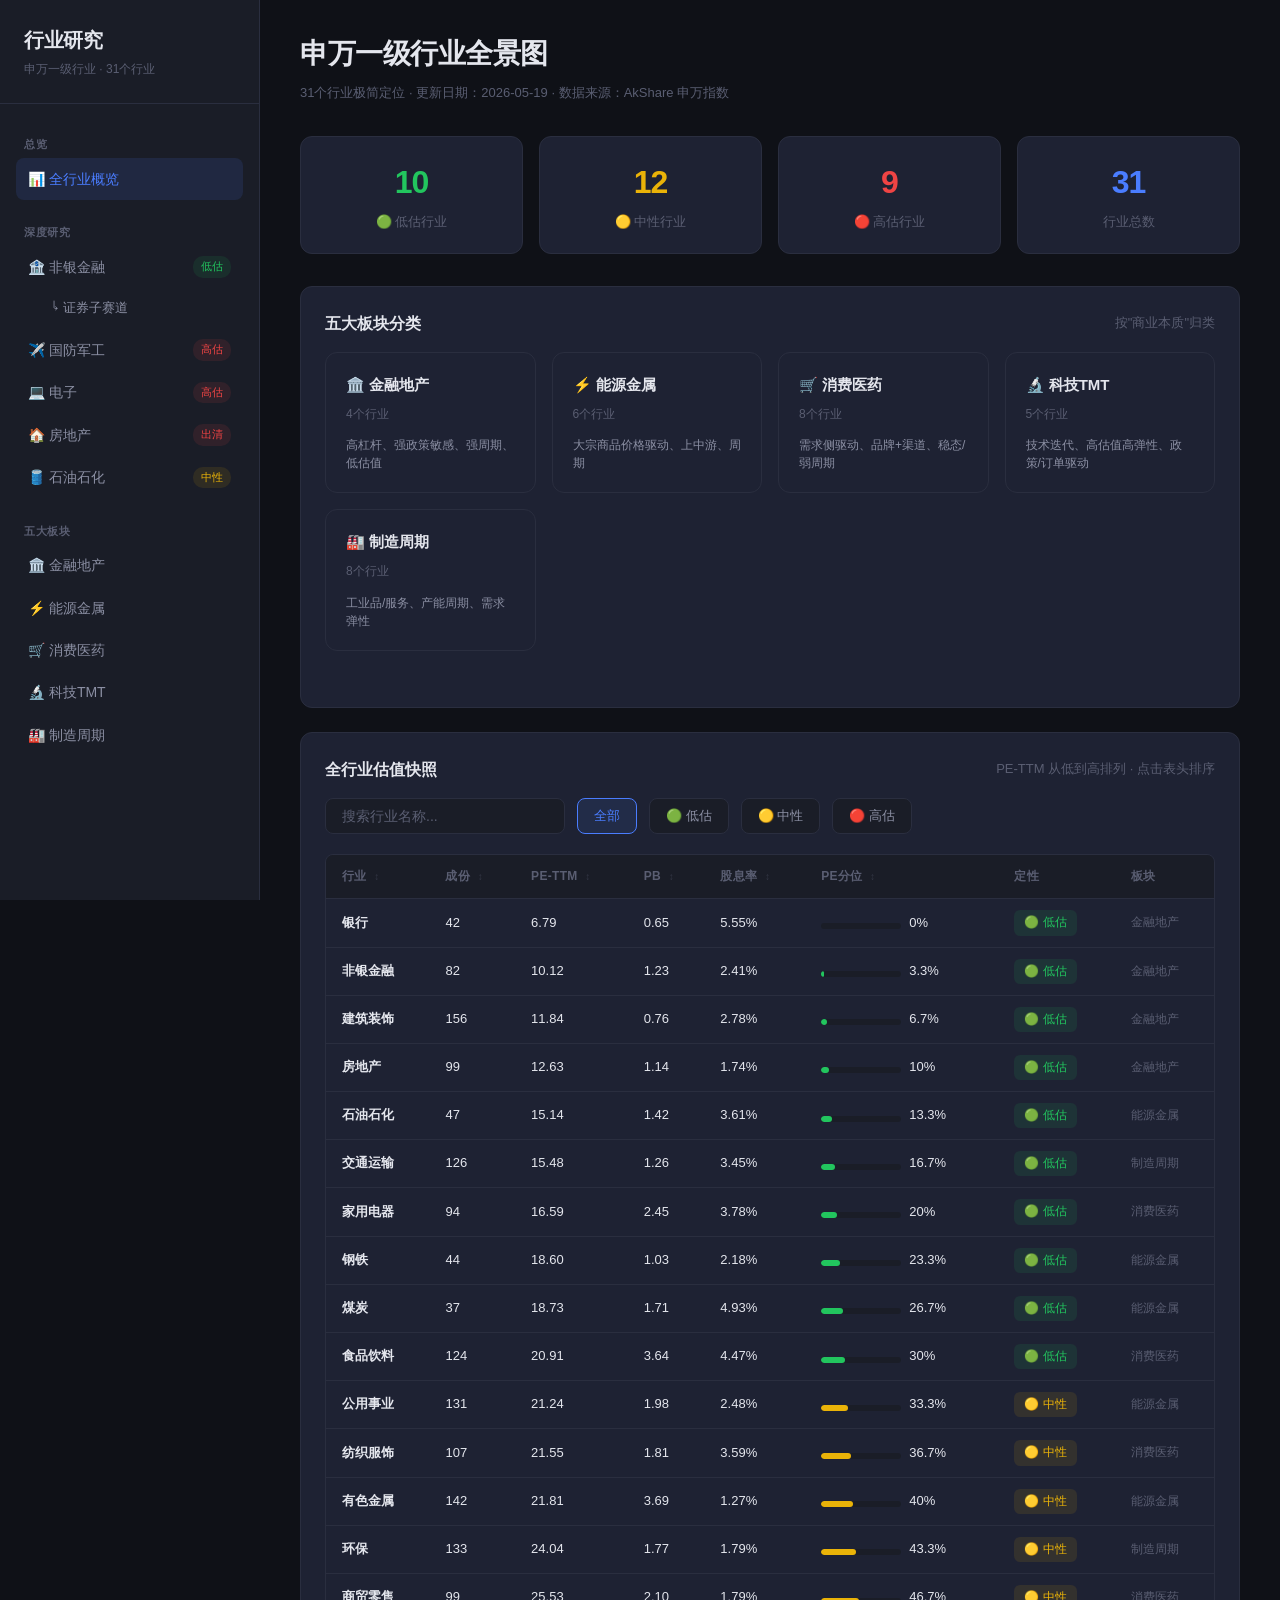
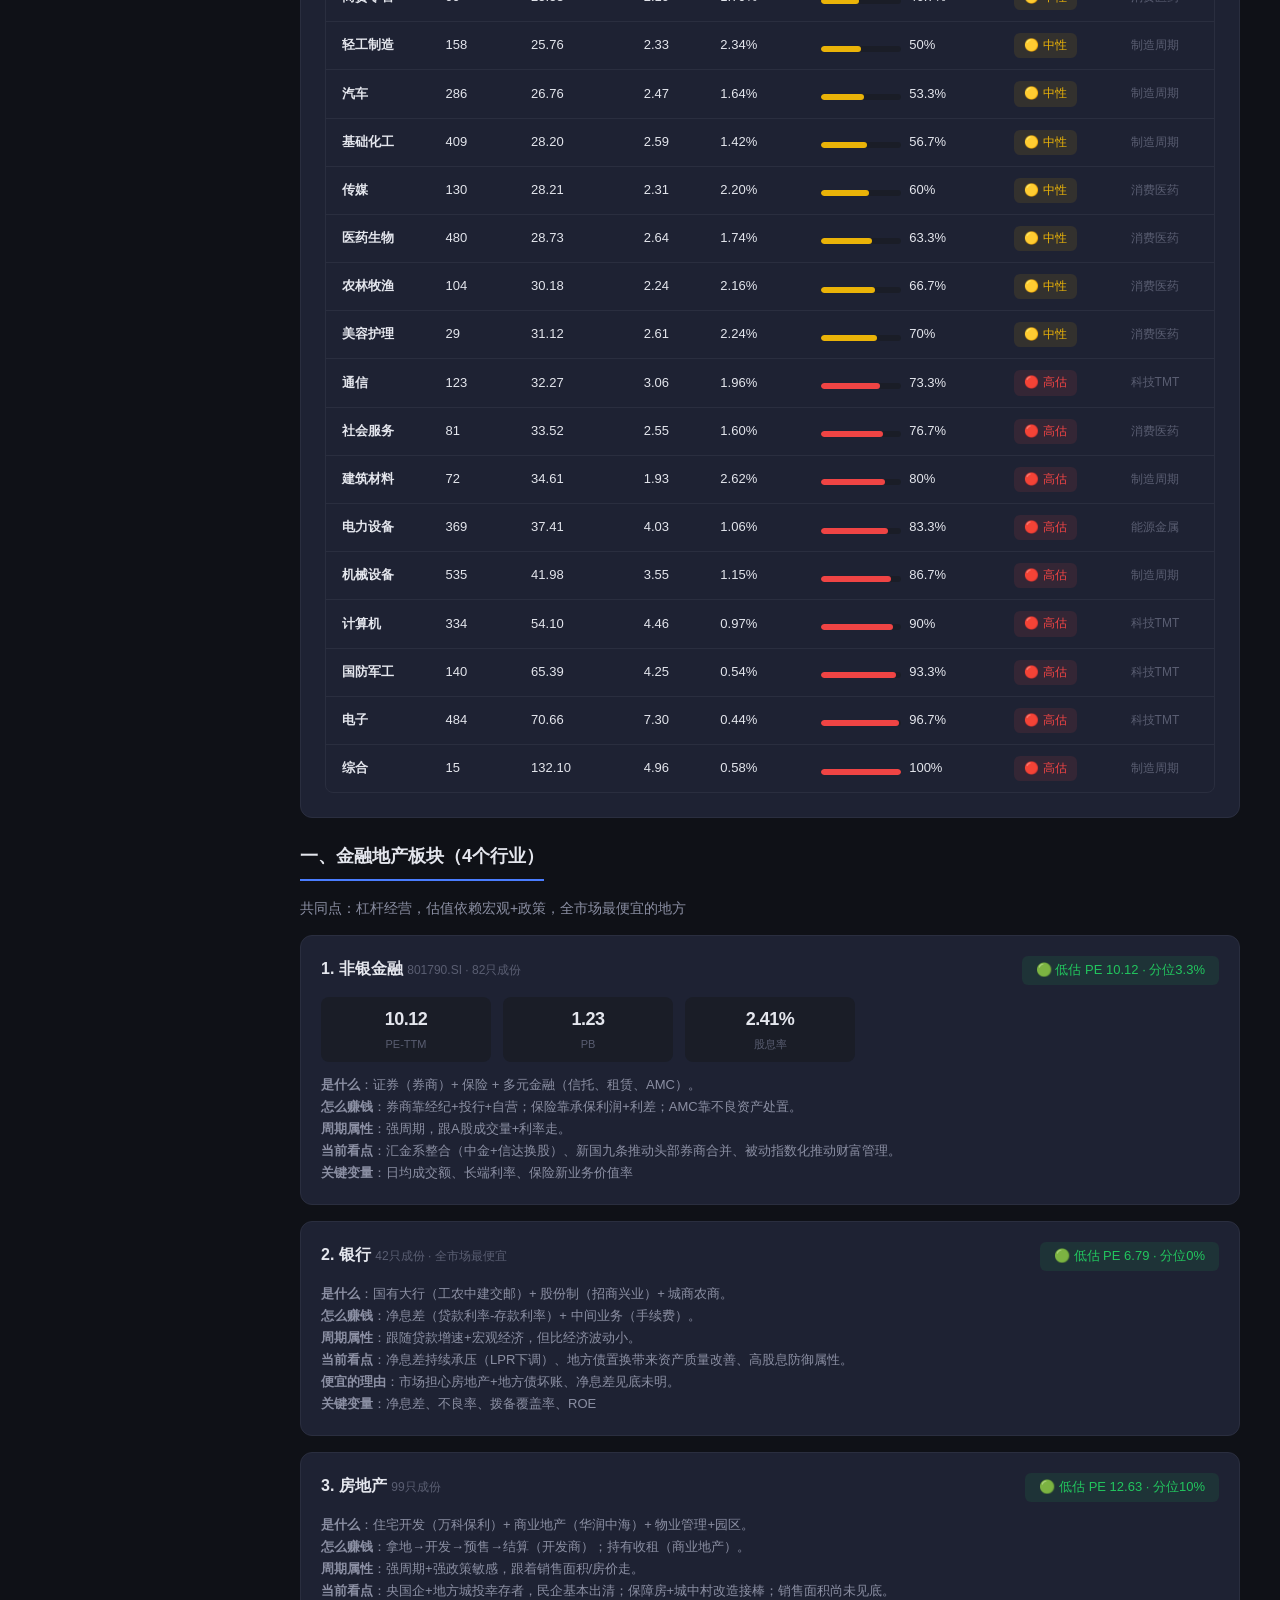
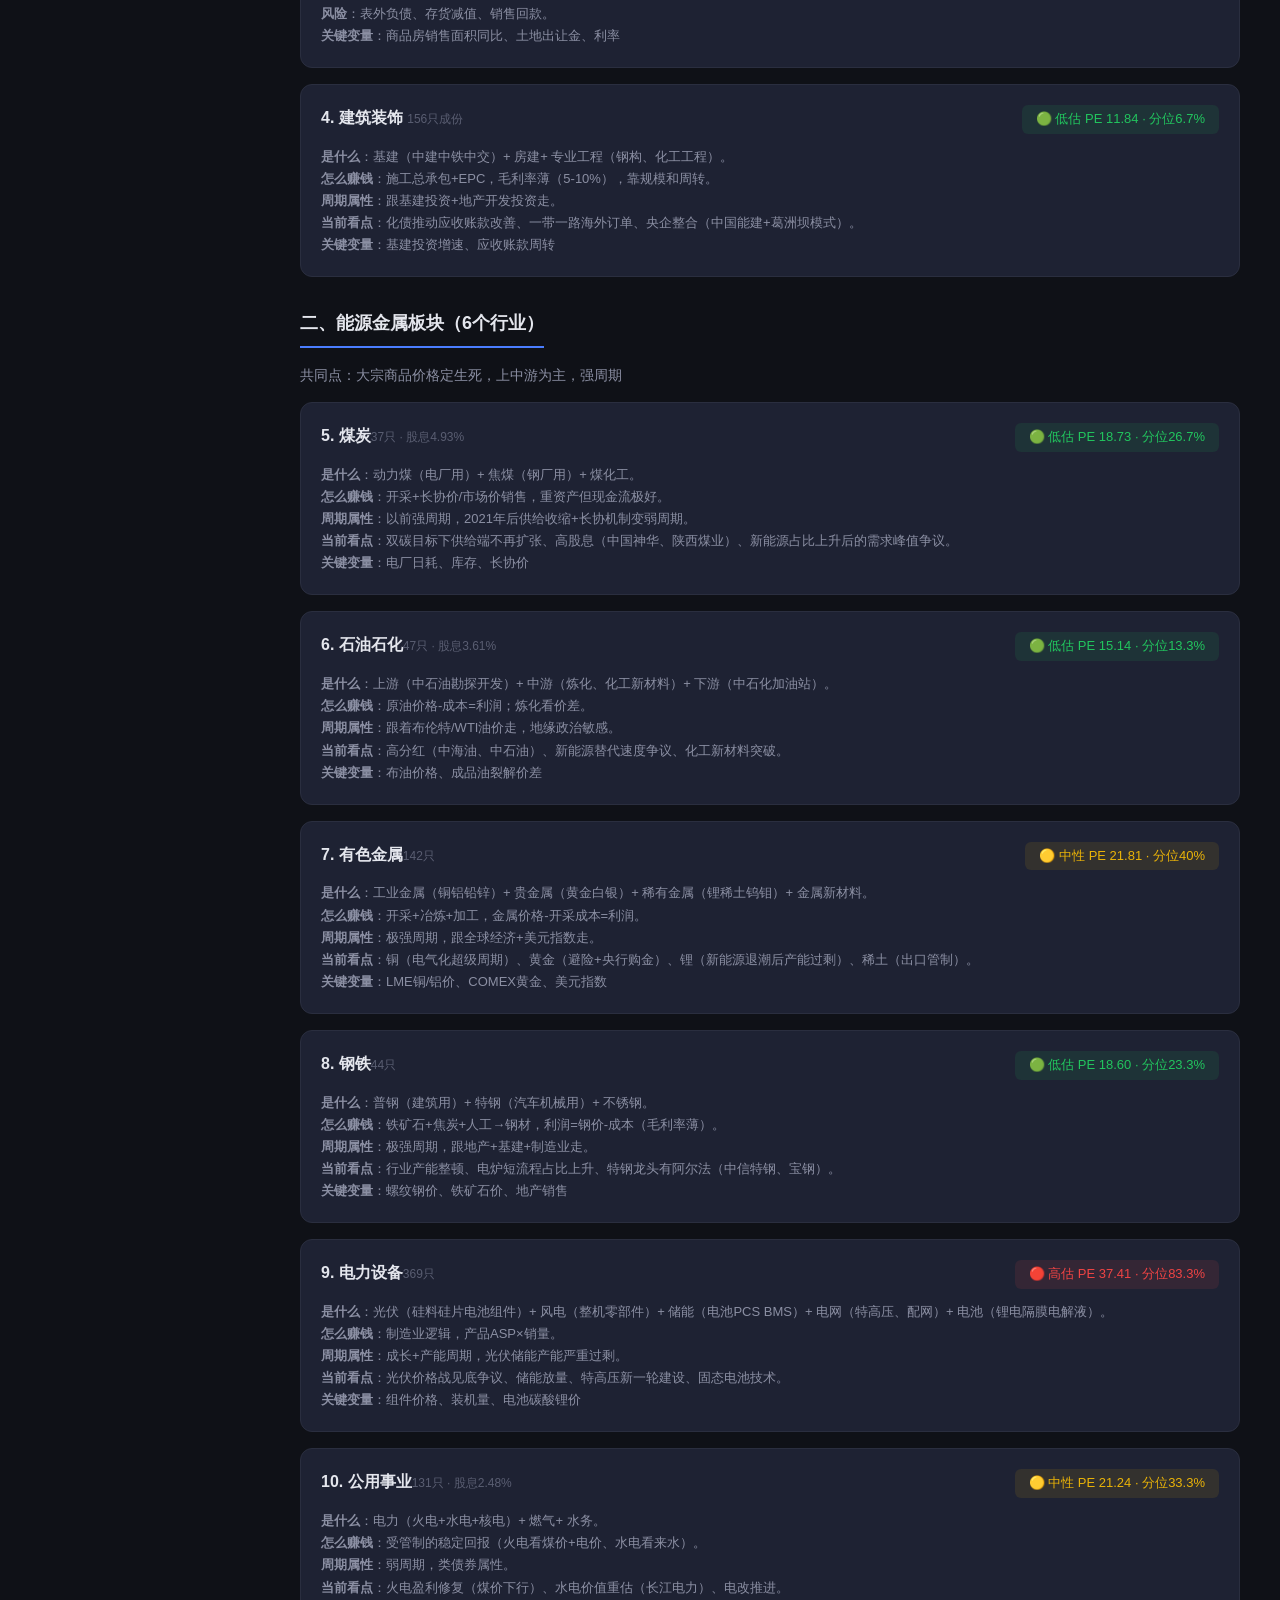
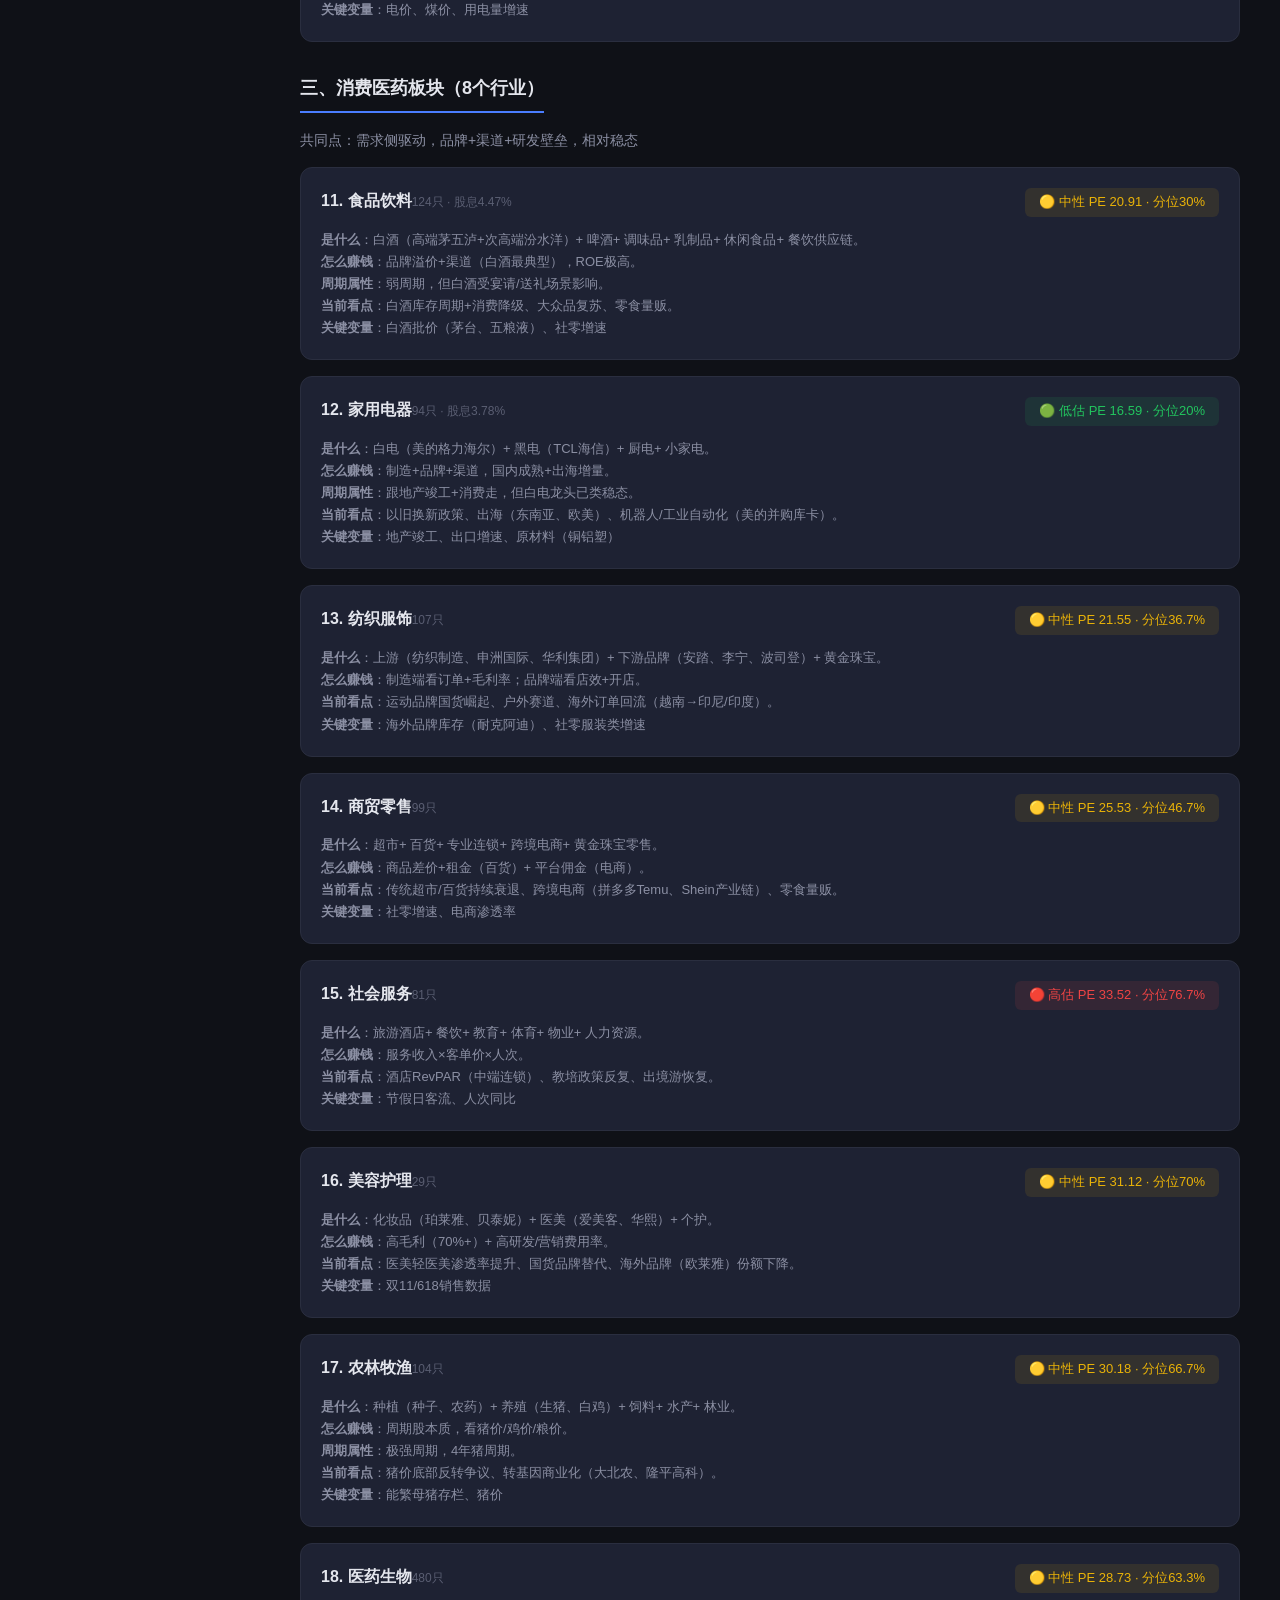
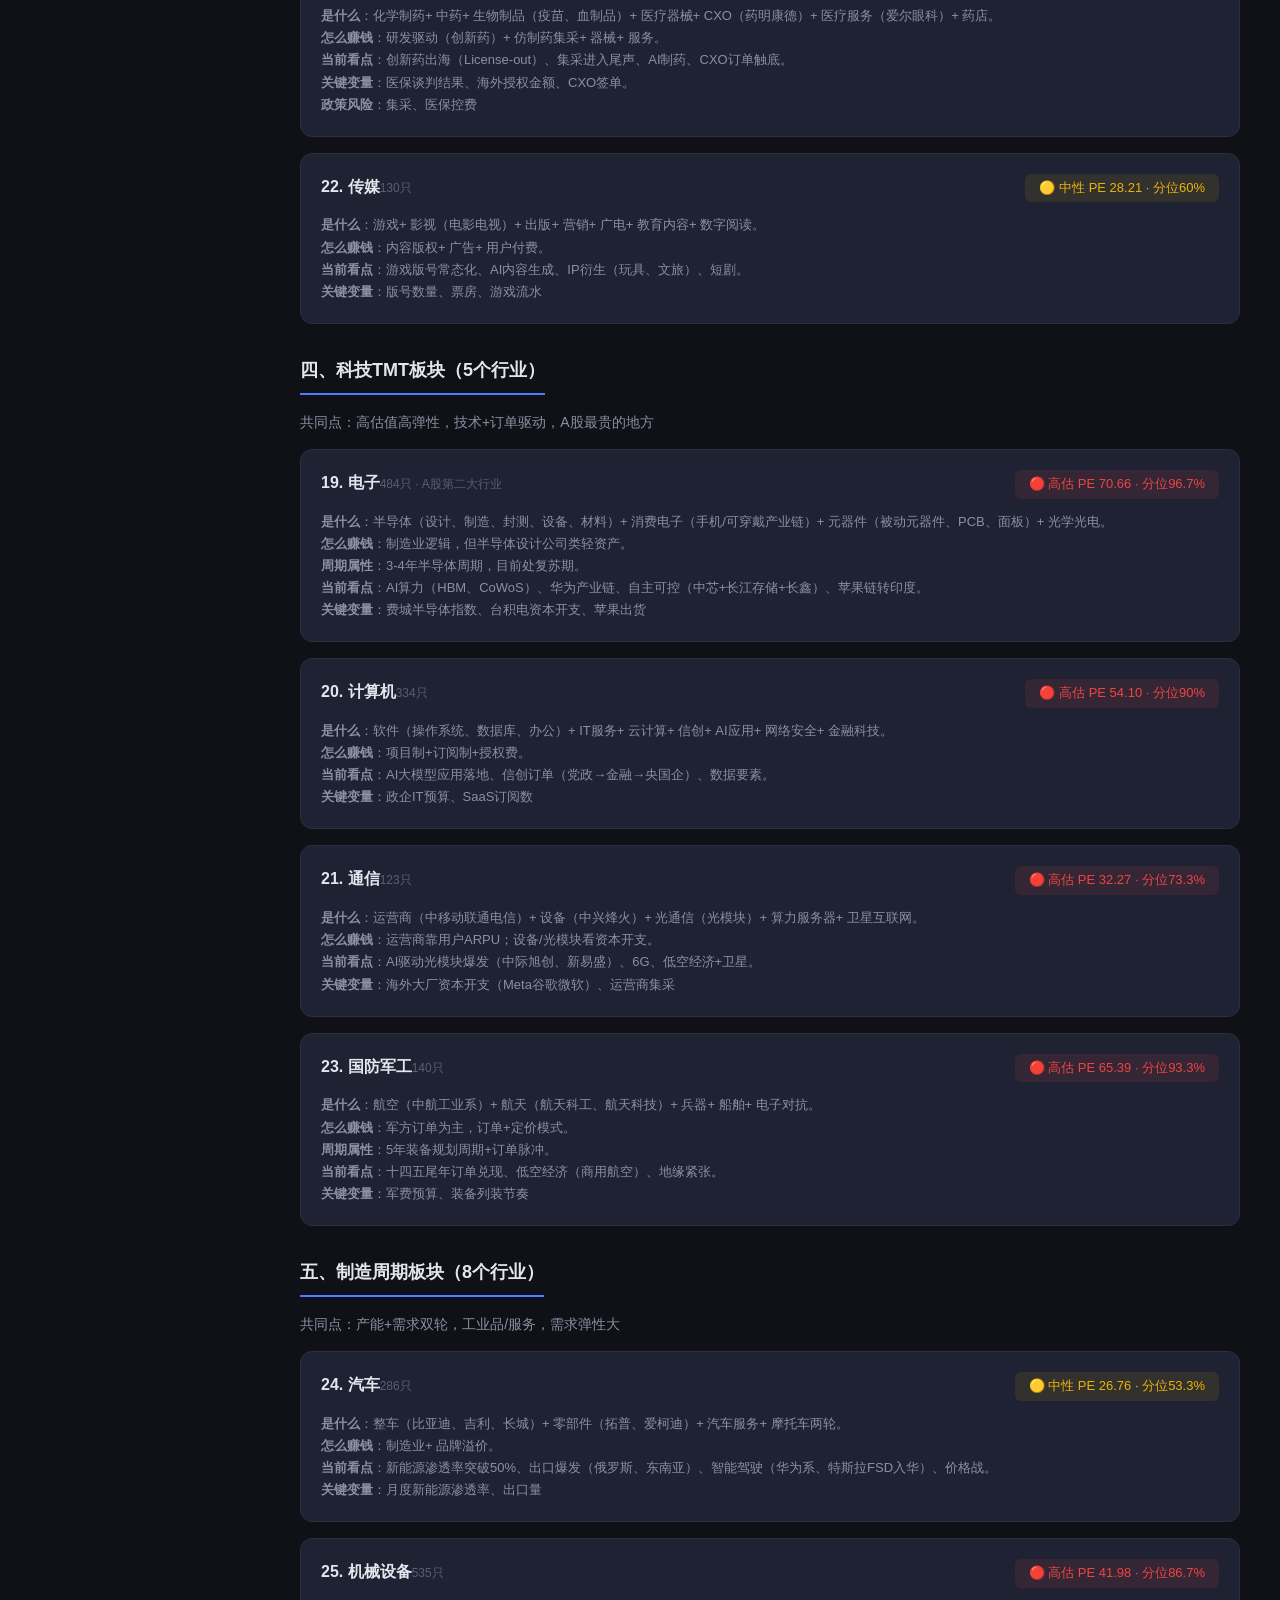
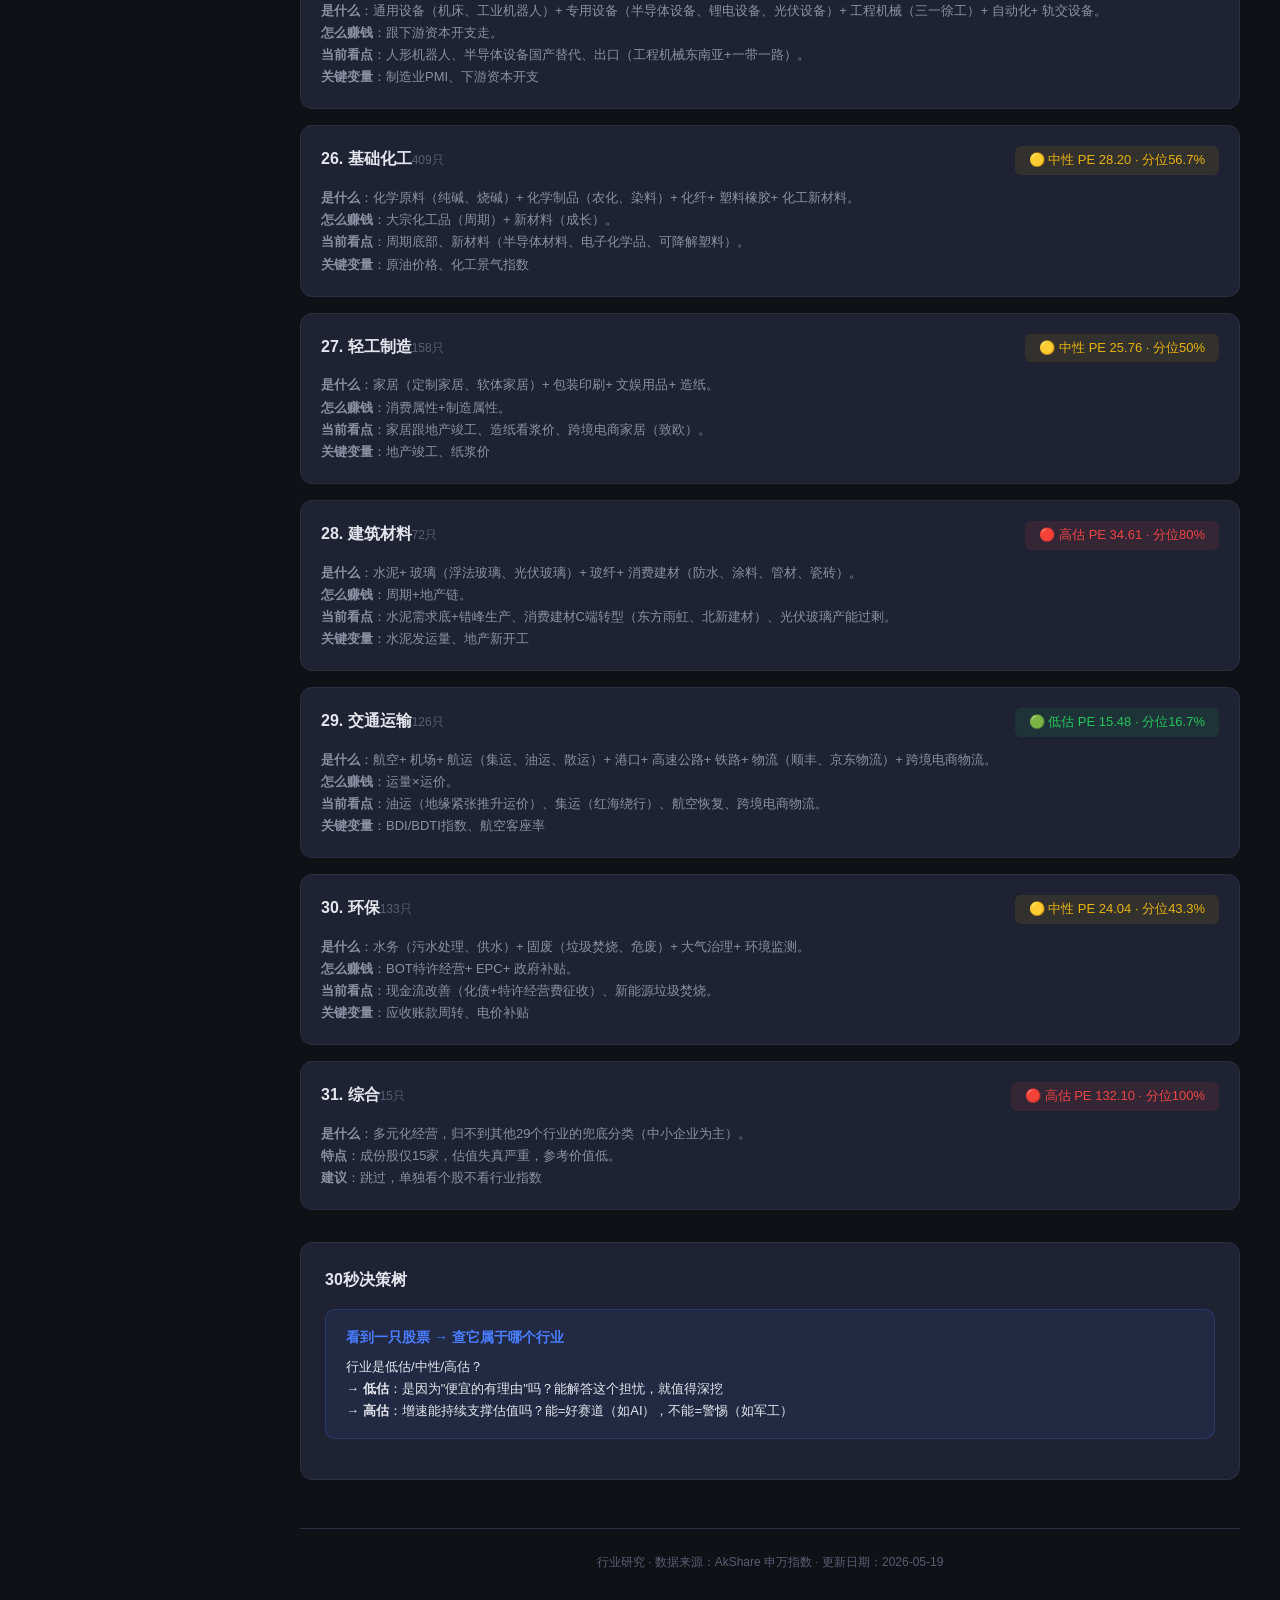
<file: index.html>
<!DOCTYPE html>
<html lang="zh-CN">
<head>
  <meta charset="UTF-8">
  <meta name="viewport" content="width=device-width, initial-scale=1.0">
  <title>行业研究全景 | 申万31行业</title>
  <link rel="stylesheet" href="css/style.css">
</head>
<body>
<button class="menu-toggle" onclick="toggleSidebar()">☰</button>

<div class="layout">
  <!-- Sidebar -->
  <nav class="sidebar">
    <div class="sidebar-header">
      <h1>行业研究</h1>
      <div class="subtitle">申万一级行业 · 31个行业</div>
    </div>
    <div class="nav-section">
      <div class="nav-section-title">总览</div>
      <a href="index.html" class="nav-item active">📊 全行业概览</a>
    </div>
    <div class="nav-section">
      <div class="nav-section-title">深度研究</div>
      <a href="nonbank-finance.html" class="nav-item">🏦 非银金融 <span class="badge green">低估</span></a>
      <a href="sub-securities.html" class="nav-item" style="padding-left:36px;font-size:13px">↳ 证券子赛道</a>
      <a href="defense.html" class="nav-item">✈️ 国防军工 <span class="badge red">高估</span></a>
      <a href="electronics.html" class="nav-item">💻 电子 <span class="badge red">高估</span></a>
      <a href="real-estate.html" class="nav-item">🏠 房地产 <span class="badge red">出清</span></a>
      <a href="oil.html" class="nav-item">🛢️ 石油石化 <span class="badge yellow">中性</span></a>
    </div>
    <div class="nav-section">
      <div class="nav-section-title">五大板块</div>
      <a href="#fin" class="nav-item">🏛️ 金融地产</a>
      <a href="#energy" class="nav-item">⚡ 能源金属</a>
      <a href="#consumer" class="nav-item">🛒 消费医药</a>
      <a href="#tech" class="nav-item">🔬 科技TMT</a>
      <a href="#mfg" class="nav-item">🏭 制造周期</a>
    </div>
  </nav>

  <!-- Main -->
  <div class="main-content">
    <div class="page-header fade-in">
      <h2>申万一级行业全景图</h2>
      <div class="meta">31个行业极简定位 · 更新日期：2026-05-19 · 数据来源：AkShare 申万指数</div>
    </div>

    <!-- Summary Stats -->
    <div class="stats-row fade-in">
      <div class="stat-card">
        <div class="stat-value green">10</div>
        <div class="stat-label">🟢 低估行业</div>
      </div>
      <div class="stat-card">
        <div class="stat-value yellow">12</div>
        <div class="stat-label">🟡 中性行业</div>
      </div>
      <div class="stat-card">
        <div class="stat-value red">9</div>
        <div class="stat-label">🔴 高估行业</div>
      </div>
      <div class="stat-card">
        <div class="stat-value" style="color:var(--accent)">31</div>
        <div class="stat-label">行业总数</div>
      </div>
    </div>

    <!-- Five Sectors -->
    <div class="card fade-in">
      <div class="card-header">
        <span class="card-title">五大板块分类</span>
        <span class="card-subtitle">按"商业本质"归类</span>
      </div>
      <div class="sector-grid">
        <div class="sector-card" onclick="document.getElementById('fin').scrollIntoView({behavior:'smooth'})">
          <div class="sector-name">🏛️ 金融地产</div>
          <div class="sector-count">4个行业</div>
          <div class="sector-traits">高杠杆、强政策敏感、强周期、低估值</div>
        </div>
        <div class="sector-card" onclick="document.getElementById('energy').scrollIntoView({behavior:'smooth'})">
          <div class="sector-name">⚡ 能源金属</div>
          <div class="sector-count">6个行业</div>
          <div class="sector-traits">大宗商品价格驱动、上中游、周期</div>
        </div>
        <div class="sector-card" onclick="document.getElementById('consumer').scrollIntoView({behavior:'smooth'})">
          <div class="sector-name">🛒 消费医药</div>
          <div class="sector-count">8个行业</div>
          <div class="sector-traits">需求侧驱动、品牌+渠道、稳态/弱周期</div>
        </div>
        <div class="sector-card" onclick="document.getElementById('tech').scrollIntoView({behavior:'smooth'})">
          <div class="sector-name">🔬 科技TMT</div>
          <div class="sector-count">5个行业</div>
          <div class="sector-traits">技术迭代、高估值高弹性、政策/订单驱动</div>
        </div>
        <div class="sector-card" onclick="document.getElementById('mfg').scrollIntoView({behavior:'smooth'})">
          <div class="sector-name">🏭 制造周期</div>
          <div class="sector-count">8个行业</div>
          <div class="sector-traits">工业品/服务、产能周期、需求弹性</div>
        </div>
      </div>
    </div>

    <!-- Full Valuation Table -->
    <div class="card fade-in">
      <div class="card-header">
        <span class="card-title">全行业估值快照</span>
        <span class="card-subtitle">PE-TTM 从低到高排列 · 点击表头排序</span>
      </div>
      <div class="filter-bar">
        <input type="text" class="search-input" id="search-input" placeholder="搜索行业名称..." oninput="searchTable('search-input','valuation-table')">
        <button class="filter-btn active" onclick="filterTable('all')">全部</button>
        <button class="filter-btn" onclick="filterTable('低估')">🟢 低估</button>
        <button class="filter-btn" onclick="filterTable('中性')">🟡 中性</button>
        <button class="filter-btn" onclick="filterTable('高估')">🔴 高估</button>
      </div>
      <div class="table-wrapper">
        <table id="valuation-table">
          <thead>
            <tr>
              <th onclick="sortTable('valuation-table',0,'str')">行业 <span class="sort-arrow">↕</span></th>
              <th onclick="sortTable('valuation-table',1,'num')">成份 <span class="sort-arrow">↕</span></th>
              <th onclick="sortTable('valuation-table',2,'num')">PE-TTM <span class="sort-arrow">↕</span></th>
              <th onclick="sortTable('valuation-table',3,'num')">PB <span class="sort-arrow">↕</span></th>
              <th onclick="sortTable('valuation-table',4,'str')">股息率 <span class="sort-arrow">↕</span></th>
              <th onclick="sortTable('valuation-table',5,'num')">PE分位 <span class="sort-arrow">↕</span></th>
              <th>定性</th>
              <th>板块</th>
            </tr>
          </thead>
          <tbody></tbody>
        </table>
      </div>
    </div>

    <!-- Five Sectors Detail -->
    <!-- 金融地产 -->
    <div id="fin" class="industry-section fade-in">
      <h3>一、金融地产板块（4个行业）</h3>
      <p style="color:var(--text-secondary);margin-bottom:16px;font-size:14px">共同点：杠杆经营，估值依赖宏观+政策，全市场最便宜的地方</p>

      <div class="stock-profile">
        <div class="profile-header">
          <div>
            <span class="profile-name">1. 非银金融</span>
            <span class="profile-code">801790.SI · 82只成份</span>
          </div>
          <span class="tag tag-lg green">🟢 低估 PE 10.12 · 分位3.3%</span>
        </div>
        <div class="profile-grid">
          <div class="metric"><div class="value">10.12</div><div class="label">PE-TTM</div></div>
          <div class="metric"><div class="value">1.23</div><div class="label">PB</div></div>
          <div class="metric"><div class="value">2.41%</div><div class="label">股息率</div></div>
        </div>
        <div class="profile-desc">
          <strong>是什么</strong>：证券（券商）+ 保险 + 多元金融（信托、租赁、AMC）。<br>
          <strong>怎么赚钱</strong>：券商靠经纪+投行+自营；保险靠承保利润+利差；AMC靠不良资产处置。<br>
          <strong>周期属性</strong>：强周期，跟A股成交量+利率走。<br>
          <strong>当前看点</strong>：汇金系整合（中金+信达换股）、新国九条推动头部券商合并、被动指数化推动财富管理。<br>
          <strong>关键变量</strong>：日均成交额、长端利率、保险新业务价值率
        </div>
      </div>

      <div class="stock-profile">
        <div class="profile-header">
          <div>
            <span class="profile-name">2. 银行</span>
            <span class="profile-code">42只成份 · 全市场最便宜</span>
          </div>
          <span class="tag tag-lg green">🟢 低估 PE 6.79 · 分位0%</span>
        </div>
        <div class="profile-desc">
          <strong>是什么</strong>：国有大行（工农中建交邮）+ 股份制（招商兴业）+ 城商农商。<br>
          <strong>怎么赚钱</strong>：净息差（贷款利率-存款利率）+ 中间业务（手续费）。<br>
          <strong>周期属性</strong>：跟随贷款增速+宏观经济，但比经济波动小。<br>
          <strong>当前看点</strong>：净息差持续承压（LPR下调）、地方债置换带来资产质量改善、高股息防御属性。<br>
          <strong>便宜的理由</strong>：市场担心房地产+地方债坏账、净息差见底未明。<br>
          <strong>关键变量</strong>：净息差、不良率、拨备覆盖率、ROE
        </div>
      </div>

      <div class="stock-profile">
        <div class="profile-header">
          <div>
            <span class="profile-name">3. 房地产</span>
            <span class="profile-code">99只成份</span>
          </div>
          <span class="tag tag-lg green">🟢 低估 PE 12.63 · 分位10%</span>
        </div>
        <div class="profile-desc">
          <strong>是什么</strong>：住宅开发（万科保利）+ 商业地产（华润中海）+ 物业管理+园区。<br>
          <strong>怎么赚钱</strong>：拿地→开发→预售→结算（开发商）；持有收租（商业地产）。<br>
          <strong>周期属性</strong>：强周期+强政策敏感，跟着销售面积/房价走。<br>
          <strong>当前看点</strong>：央国企+地方城投幸存者，民企基本出清；保障房+城中村改造接棒；销售面积尚未见底。<br>
          <strong>风险</strong>：表外负债、存货减值、销售回款。<br>
          <strong>关键变量</strong>：商品房销售面积同比、土地出让金、利率
        </div>
      </div>

      <div class="stock-profile">
        <div class="profile-header">
          <div>
            <span class="profile-name">4. 建筑装饰</span>
            <span class="profile-code">156只成份</span>
          </div>
          <span class="tag tag-lg green">🟢 低估 PE 11.84 · 分位6.7%</span>
        </div>
        <div class="profile-desc">
          <strong>是什么</strong>：基建（中建中铁中交）+ 房建+ 专业工程（钢构、化工工程）。<br>
          <strong>怎么赚钱</strong>：施工总承包+EPC，毛利率薄（5-10%），靠规模和周转。<br>
          <strong>周期属性</strong>：跟基建投资+地产开发投资走。<br>
          <strong>当前看点</strong>：化债推动应收账款改善、一带一路海外订单、央企整合（中国能建+葛洲坝模式）。<br>
          <strong>关键变量</strong>：基建投资增速、应收账款周转
        </div>
      </div>
    </div>

    <!-- 能源金属 -->
    <div id="energy" class="industry-section fade-in">
      <h3>二、能源金属板块（6个行业）</h3>
      <p style="color:var(--text-secondary);margin-bottom:16px;font-size:14px">共同点：大宗商品价格定生死，上中游为主，强周期</p>

      <div class="stock-profile">
        <div class="profile-header">
          <div><span class="profile-name">5. 煤炭</span><span class="profile-code">37只 · 股息4.93%</span></div>
          <span class="tag tag-lg green">🟢 低估 PE 18.73 · 分位26.7%</span>
        </div>
        <div class="profile-desc">
          <strong>是什么</strong>：动力煤（电厂用）+ 焦煤（钢厂用）+ 煤化工。<br>
          <strong>怎么赚钱</strong>：开采+长协价/市场价销售，重资产但现金流极好。<br>
          <strong>周期属性</strong>：以前强周期，2021年后供给收缩+长协机制变弱周期。<br>
          <strong>当前看点</strong>：双碳目标下供给端不再扩张、高股息（中国神华、陕西煤业）、新能源占比上升后的需求峰值争议。<br>
          <strong>关键变量</strong>：电厂日耗、库存、长协价
        </div>
      </div>

      <div class="stock-profile">
        <div class="profile-header">
          <div><span class="profile-name">6. 石油石化</span><span class="profile-code">47只 · 股息3.61%</span></div>
          <span class="tag tag-lg green">🟢 低估 PE 15.14 · 分位13.3%</span>
        </div>
        <div class="profile-desc">
          <strong>是什么</strong>：上游（中石油勘探开发）+ 中游（炼化、化工新材料）+ 下游（中石化加油站）。<br>
          <strong>怎么赚钱</strong>：原油价格-成本=利润；炼化看价差。<br>
          <strong>周期属性</strong>：跟着布伦特/WTI油价走，地缘政治敏感。<br>
          <strong>当前看点</strong>：高分红（中海油、中石油）、新能源替代速度争议、化工新材料突破。<br>
          <strong>关键变量</strong>：布油价格、成品油裂解价差
        </div>
      </div>

      <div class="stock-profile">
        <div class="profile-header">
          <div><span class="profile-name">7. 有色金属</span><span class="profile-code">142只</span></div>
          <span class="tag tag-lg yellow">🟡 中性 PE 21.81 · 分位40%</span>
        </div>
        <div class="profile-desc">
          <strong>是什么</strong>：工业金属（铜铝铅锌）+ 贵金属（黄金白银）+ 稀有金属（锂稀土钨钼）+ 金属新材料。<br>
          <strong>怎么赚钱</strong>：开采+冶炼+加工，金属价格-开采成本=利润。<br>
          <strong>周期属性</strong>：极强周期，跟全球经济+美元指数走。<br>
          <strong>当前看点</strong>：铜（电气化超级周期）、黄金（避险+央行购金）、锂（新能源退潮后产能过剩）、稀土（出口管制）。<br>
          <strong>关键变量</strong>：LME铜/铝价、COMEX黄金、美元指数
        </div>
      </div>

      <div class="stock-profile">
        <div class="profile-header">
          <div><span class="profile-name">8. 钢铁</span><span class="profile-code">44只</span></div>
          <span class="tag tag-lg green">🟢 低估 PE 18.60 · 分位23.3%</span>
        </div>
        <div class="profile-desc">
          <strong>是什么</strong>：普钢（建筑用）+ 特钢（汽车机械用）+ 不锈钢。<br>
          <strong>怎么赚钱</strong>：铁矿石+焦炭+人工→钢材，利润=钢价-成本（毛利率薄）。<br>
          <strong>周期属性</strong>：极强周期，跟地产+基建+制造业走。<br>
          <strong>当前看点</strong>：行业产能整顿、电炉短流程占比上升、特钢龙头有阿尔法（中信特钢、宝钢）。<br>
          <strong>关键变量</strong>：螺纹钢价、铁矿石价、地产销售
        </div>
      </div>

      <div class="stock-profile">
        <div class="profile-header">
          <div><span class="profile-name">9. 电力设备</span><span class="profile-code">369只</span></div>
          <span class="tag tag-lg red">🔴 高估 PE 37.41 · 分位83.3%</span>
        </div>
        <div class="profile-desc">
          <strong>是什么</strong>：光伏（硅料硅片电池组件）+ 风电（整机零部件）+ 储能（电池PCS BMS）+ 电网（特高压、配网）+ 电池（锂电隔膜电解液）。<br>
          <strong>怎么赚钱</strong>：制造业逻辑，产品ASP×销量。<br>
          <strong>周期属性</strong>：成长+产能周期，光伏储能产能严重过剩。<br>
          <strong>当前看点</strong>：光伏价格战见底争议、储能放量、特高压新一轮建设、固态电池技术。<br>
          <strong>关键变量</strong>：组件价格、装机量、电池碳酸锂价
        </div>
      </div>

      <div class="stock-profile">
        <div class="profile-header">
          <div><span class="profile-name">10. 公用事业</span><span class="profile-code">131只 · 股息2.48%</span></div>
          <span class="tag tag-lg yellow">🟡 中性 PE 21.24 · 分位33.3%</span>
        </div>
        <div class="profile-desc">
          <strong>是什么</strong>：电力（火电+水电+核电）+ 燃气+ 水务。<br>
          <strong>怎么赚钱</strong>：受管制的稳定回报（火电看煤价+电价、水电看来水）。<br>
          <strong>周期属性</strong>：弱周期，类债券属性。<br>
          <strong>当前看点</strong>：火电盈利修复（煤价下行）、水电价值重估（长江电力）、电改推进。<br>
          <strong>关键变量</strong>：电价、煤价、用电量增速
        </div>
      </div>
    </div>

    <!-- 消费医药 -->
    <div id="consumer" class="industry-section fade-in">
      <h3>三、消费医药板块（8个行业）</h3>
      <p style="color:var(--text-secondary);margin-bottom:16px;font-size:14px">共同点：需求侧驱动，品牌+渠道+研发壁垒，相对稳态</p>

      <div class="stock-profile">
        <div class="profile-header">
          <div><span class="profile-name">11. 食品饮料</span><span class="profile-code">124只 · 股息4.47%</span></div>
          <span class="tag tag-lg yellow">🟡 中性 PE 20.91 · 分位30%</span>
        </div>
        <div class="profile-desc">
          <strong>是什么</strong>：白酒（高端茅五泸+次高端汾水洋）+ 啤酒+ 调味品+ 乳制品+ 休闲食品+ 餐饮供应链。<br>
          <strong>怎么赚钱</strong>：品牌溢价+渠道（白酒最典型），ROE极高。<br>
          <strong>周期属性</strong>：弱周期，但白酒受宴请/送礼场景影响。<br>
          <strong>当前看点</strong>：白酒库存周期+消费降级、大众品复苏、零食量贩。<br>
          <strong>关键变量</strong>：白酒批价（茅台、五粮液）、社零增速
        </div>
      </div>

      <div class="stock-profile">
        <div class="profile-header">
          <div><span class="profile-name">12. 家用电器</span><span class="profile-code">94只 · 股息3.78%</span></div>
          <span class="tag tag-lg green">🟢 低估 PE 16.59 · 分位20%</span>
        </div>
        <div class="profile-desc">
          <strong>是什么</strong>：白电（美的格力海尔）+ 黑电（TCL海信）+ 厨电+ 小家电。<br>
          <strong>怎么赚钱</strong>：制造+品牌+渠道，国内成熟+出海增量。<br>
          <strong>周期属性</strong>：跟地产竣工+消费走，但白电龙头已类稳态。<br>
          <strong>当前看点</strong>：以旧换新政策、出海（东南亚、欧美）、机器人/工业自动化（美的并购库卡）。<br>
          <strong>关键变量</strong>：地产竣工、出口增速、原材料（铜铝塑）
        </div>
      </div>

      <div class="stock-profile">
        <div class="profile-header">
          <div><span class="profile-name">13. 纺织服饰</span><span class="profile-code">107只</span></div>
          <span class="tag tag-lg yellow">🟡 中性 PE 21.55 · 分位36.7%</span>
        </div>
        <div class="profile-desc">
          <strong>是什么</strong>：上游（纺织制造、申洲国际、华利集团）+ 下游品牌（安踏、李宁、波司登）+ 黄金珠宝。<br>
          <strong>怎么赚钱</strong>：制造端看订单+毛利率；品牌端看店效+开店。<br>
          <strong>当前看点</strong>：运动品牌国货崛起、户外赛道、海外订单回流（越南→印尼/印度）。<br>
          <strong>关键变量</strong>：海外品牌库存（耐克阿迪）、社零服装类增速
        </div>
      </div>

      <div class="stock-profile">
        <div class="profile-header">
          <div><span class="profile-name">14. 商贸零售</span><span class="profile-code">99只</span></div>
          <span class="tag tag-lg yellow">🟡 中性 PE 25.53 · 分位46.7%</span>
        </div>
        <div class="profile-desc">
          <strong>是什么</strong>：超市+ 百货+ 专业连锁+ 跨境电商+ 黄金珠宝零售。<br>
          <strong>怎么赚钱</strong>：商品差价+租金（百货）+ 平台佣金（电商）。<br>
          <strong>当前看点</strong>：传统超市/百货持续衰退、跨境电商（拼多多Temu、Shein产业链）、零食量贩。<br>
          <strong>关键变量</strong>：社零增速、电商渗透率
        </div>
      </div>

      <div class="stock-profile">
        <div class="profile-header">
          <div><span class="profile-name">15. 社会服务</span><span class="profile-code">81只</span></div>
          <span class="tag tag-lg red">🔴 高估 PE 33.52 · 分位76.7%</span>
        </div>
        <div class="profile-desc">
          <strong>是什么</strong>：旅游酒店+ 餐饮+ 教育+ 体育+ 物业+ 人力资源。<br>
          <strong>怎么赚钱</strong>：服务收入×客单价×人次。<br>
          <strong>当前看点</strong>：酒店RevPAR（中端连锁）、教培政策反复、出境游恢复。<br>
          <strong>关键变量</strong>：节假日客流、人次同比
        </div>
      </div>

      <div class="stock-profile">
        <div class="profile-header">
          <div><span class="profile-name">16. 美容护理</span><span class="profile-code">29只</span></div>
          <span class="tag tag-lg yellow">🟡 中性 PE 31.12 · 分位70%</span>
        </div>
        <div class="profile-desc">
          <strong>是什么</strong>：化妆品（珀莱雅、贝泰妮）+ 医美（爱美客、华熙）+ 个护。<br>
          <strong>怎么赚钱</strong>：高毛利（70%+）+ 高研发/营销费用率。<br>
          <strong>当前看点</strong>：医美轻医美渗透率提升、国货品牌替代、海外品牌（欧莱雅）份额下降。<br>
          <strong>关键变量</strong>：双11/618销售数据
        </div>
      </div>

      <div class="stock-profile">
        <div class="profile-header">
          <div><span class="profile-name">17. 农林牧渔</span><span class="profile-code">104只</span></div>
          <span class="tag tag-lg yellow">🟡 中性 PE 30.18 · 分位66.7%</span>
        </div>
        <div class="profile-desc">
          <strong>是什么</strong>：种植（种子、农药）+ 养殖（生猪、白鸡）+ 饲料+ 水产+ 林业。<br>
          <strong>怎么赚钱</strong>：周期股本质，看猪价/鸡价/粮价。<br>
          <strong>周期属性</strong>：极强周期，4年猪周期。<br>
          <strong>当前看点</strong>：猪价底部反转争议、转基因商业化（大北农、隆平高科）。<br>
          <strong>关键变量</strong>：能繁母猪存栏、猪价
        </div>
      </div>

      <div class="stock-profile">
        <div class="profile-header">
          <div><span class="profile-name">18. 医药生物</span><span class="profile-code">480只</span></div>
          <span class="tag tag-lg yellow">🟡 中性 PE 28.73 · 分位63.3%</span>
        </div>
        <div class="profile-desc">
          <strong>是什么</strong>：化学制药+ 中药+ 生物制品（疫苗、血制品）+ 医疗器械+ CXO（药明康德）+ 医疗服务（爱尔眼科）+ 药店。<br>
          <strong>怎么赚钱</strong>：研发驱动（创新药）+ 仿制药集采+ 器械+ 服务。<br>
          <strong>当前看点</strong>：创新药出海（License-out）、集采进入尾声、AI制药、CXO订单触底。<br>
          <strong>关键变量</strong>：医保谈判结果、海外授权金额、CXO签单。<br>
          <strong>政策风险</strong>：集采、医保控费
        </div>
      </div>

      <div class="stock-profile">
        <div class="profile-header">
          <div><span class="profile-name">22. 传媒</span><span class="profile-code">130只</span></div>
          <span class="tag tag-lg yellow">🟡 中性 PE 28.21 · 分位60%</span>
        </div>
        <div class="profile-desc">
          <strong>是什么</strong>：游戏+ 影视（电影电视）+ 出版+ 营销+ 广电+ 教育内容+ 数字阅读。<br>
          <strong>怎么赚钱</strong>：内容版权+ 广告+ 用户付费。<br>
          <strong>当前看点</strong>：游戏版号常态化、AI内容生成、IP衍生（玩具、文旅）、短剧。<br>
          <strong>关键变量</strong>：版号数量、票房、游戏流水
        </div>
      </div>
    </div>

    <!-- 科技TMT -->
    <div id="tech" class="industry-section fade-in">
      <h3>四、科技TMT板块（5个行业）</h3>
      <p style="color:var(--text-secondary);margin-bottom:16px;font-size:14px">共同点：高估值高弹性，技术+订单驱动，A股最贵的地方</p>

      <div class="stock-profile">
        <div class="profile-header">
          <div><span class="profile-name">19. 电子</span><span class="profile-code">484只 · A股第二大行业</span></div>
          <span class="tag tag-lg red">🔴 高估 PE 70.66 · 分位96.7%</span>
        </div>
        <div class="profile-desc">
          <strong>是什么</strong>：半导体（设计、制造、封测、设备、材料）+ 消费电子（手机/可穿戴产业链）+ 元器件（被动元器件、PCB、面板）+ 光学光电。<br>
          <strong>怎么赚钱</strong>：制造业逻辑，但半导体设计公司类轻资产。<br>
          <strong>周期属性</strong>：3-4年半导体周期，目前处复苏期。<br>
          <strong>当前看点</strong>：AI算力（HBM、CoWoS）、华为产业链、自主可控（中芯+长江存储+长鑫）、苹果链转印度。<br>
          <strong>关键变量</strong>：费城半导体指数、台积电资本开支、苹果出货
        </div>
      </div>

      <div class="stock-profile">
        <div class="profile-header">
          <div><span class="profile-name">20. 计算机</span><span class="profile-code">334只</span></div>
          <span class="tag tag-lg red">🔴 高估 PE 54.10 · 分位90%</span>
        </div>
        <div class="profile-desc">
          <strong>是什么</strong>：软件（操作系统、数据库、办公）+ IT服务+ 云计算+ 信创+ AI应用+ 网络安全+ 金融科技。<br>
          <strong>怎么赚钱</strong>：项目制+订阅制+授权费。<br>
          <strong>当前看点</strong>：AI大模型应用落地、信创订单（党政→金融→央国企）、数据要素。<br>
          <strong>关键变量</strong>：政企IT预算、SaaS订阅数
        </div>
      </div>

      <div class="stock-profile">
        <div class="profile-header">
          <div><span class="profile-name">21. 通信</span><span class="profile-code">123只</span></div>
          <span class="tag tag-lg red">🔴 高估 PE 32.27 · 分位73.3%</span>
        </div>
        <div class="profile-desc">
          <strong>是什么</strong>：运营商（中移动联通电信）+ 设备（中兴烽火）+ 光通信（光模块）+ 算力服务器+ 卫星互联网。<br>
          <strong>怎么赚钱</strong>：运营商靠用户ARPU；设备/光模块看资本开支。<br>
          <strong>当前看点</strong>：AI驱动光模块爆发（中际旭创、新易盛）、6G、低空经济+卫星。<br>
          <strong>关键变量</strong>：海外大厂资本开支（Meta谷歌微软）、运营商集采
        </div>
      </div>

      <div class="stock-profile">
        <div class="profile-header">
          <div><span class="profile-name">23. 国防军工</span><span class="profile-code">140只</span></div>
          <span class="tag tag-lg red">🔴 高估 PE 65.39 · 分位93.3%</span>
        </div>
        <div class="profile-desc">
          <strong>是什么</strong>：航空（中航工业系）+ 航天（航天科工、航天科技）+ 兵器+ 船舶+ 电子对抗。<br>
          <strong>怎么赚钱</strong>：军方订单为主，订单+定价模式。<br>
          <strong>周期属性</strong>：5年装备规划周期+订单脉冲。<br>
          <strong>当前看点</strong>：十四五尾年订单兑现、低空经济（商用航空）、地缘紧张。<br>
          <strong>关键变量</strong>：军费预算、装备列装节奏
        </div>
      </div>
    </div>

    <!-- 制造周期 -->
    <div id="mfg" class="industry-section fade-in">
      <h3>五、制造周期板块（8个行业）</h3>
      <p style="color:var(--text-secondary);margin-bottom:16px;font-size:14px">共同点：产能+需求双轮，工业品/服务，需求弹性大</p>

      <div class="stock-profile">
        <div class="profile-header">
          <div><span class="profile-name">24. 汽车</span><span class="profile-code">286只</span></div>
          <span class="tag tag-lg yellow">🟡 中性 PE 26.76 · 分位53.3%</span>
        </div>
        <div class="profile-desc">
          <strong>是什么</strong>：整车（比亚迪、吉利、长城）+ 零部件（拓普、爱柯迪）+ 汽车服务+ 摩托车两轮。<br>
          <strong>怎么赚钱</strong>：制造业+ 品牌溢价。<br>
          <strong>当前看点</strong>：新能源渗透率突破50%、出口爆发（俄罗斯、东南亚）、智能驾驶（华为系、特斯拉FSD入华）、价格战。<br>
          <strong>关键变量</strong>：月度新能源渗透率、出口量
        </div>
      </div>

      <div class="stock-profile">
        <div class="profile-header">
          <div><span class="profile-name">25. 机械设备</span><span class="profile-code">535只</span></div>
          <span class="tag tag-lg red">🔴 高估 PE 41.98 · 分位86.7%</span>
        </div>
        <div class="profile-desc">
          <strong>是什么</strong>：通用设备（机床、工业机器人）+ 专用设备（半导体设备、锂电设备、光伏设备）+ 工程机械（三一徐工）+ 自动化+ 轨交设备。<br>
          <strong>怎么赚钱</strong>：跟下游资本开支走。<br>
          <strong>当前看点</strong>：人形机器人、半导体设备国产替代、出口（工程机械东南亚+一带一路）。<br>
          <strong>关键变量</strong>：制造业PMI、下游资本开支
        </div>
      </div>

      <div class="stock-profile">
        <div class="profile-header">
          <div><span class="profile-name">26. 基础化工</span><span class="profile-code">409只</span></div>
          <span class="tag tag-lg yellow">🟡 中性 PE 28.20 · 分位56.7%</span>
        </div>
        <div class="profile-desc">
          <strong>是什么</strong>：化学原料（纯碱、烧碱）+ 化学制品（农化、染料）+ 化纤+ 塑料橡胶+ 化工新材料。<br>
          <strong>怎么赚钱</strong>：大宗化工品（周期）+ 新材料（成长）。<br>
          <strong>当前看点</strong>：周期底部、新材料（半导体材料、电子化学品、可降解塑料）。<br>
          <strong>关键变量</strong>：原油价格、化工景气指数
        </div>
      </div>

      <div class="stock-profile">
        <div class="profile-header">
          <div><span class="profile-name">27. 轻工制造</span><span class="profile-code">158只</span></div>
          <span class="tag tag-lg yellow">🟡 中性 PE 25.76 · 分位50%</span>
        </div>
        <div class="profile-desc">
          <strong>是什么</strong>：家居（定制家居、软体家居）+ 包装印刷+ 文娱用品+ 造纸。<br>
          <strong>怎么赚钱</strong>：消费属性+制造属性。<br>
          <strong>当前看点</strong>：家居跟地产竣工、造纸看浆价、跨境电商家居（致欧）。<br>
          <strong>关键变量</strong>：地产竣工、纸浆价
        </div>
      </div>

      <div class="stock-profile">
        <div class="profile-header">
          <div><span class="profile-name">28. 建筑材料</span><span class="profile-code">72只</span></div>
          <span class="tag tag-lg red">🔴 高估 PE 34.61 · 分位80%</span>
        </div>
        <div class="profile-desc">
          <strong>是什么</strong>：水泥+ 玻璃（浮法玻璃、光伏玻璃）+ 玻纤+ 消费建材（防水、涂料、管材、瓷砖）。<br>
          <strong>怎么赚钱</strong>：周期+地产链。<br>
          <strong>当前看点</strong>：水泥需求底+错峰生产、消费建材C端转型（东方雨虹、北新建材）、光伏玻璃产能过剩。<br>
          <strong>关键变量</strong>：水泥发运量、地产新开工
        </div>
      </div>

      <div class="stock-profile">
        <div class="profile-header">
          <div><span class="profile-name">29. 交通运输</span><span class="profile-code">126只</span></div>
          <span class="tag tag-lg green">🟢 低估 PE 15.48 · 分位16.7%</span>
        </div>
        <div class="profile-desc">
          <strong>是什么</strong>：航空+ 机场+ 航运（集运、油运、散运）+ 港口+ 高速公路+ 铁路+ 物流（顺丰、京东物流）+ 跨境电商物流。<br>
          <strong>怎么赚钱</strong>：运量×运价。<br>
          <strong>当前看点</strong>：油运（地缘紧张推升运价）、集运（红海绕行）、航空恢复、跨境电商物流。<br>
          <strong>关键变量</strong>：BDI/BDTI指数、航空客座率
        </div>
      </div>

      <div class="stock-profile">
        <div class="profile-header">
          <div><span class="profile-name">30. 环保</span><span class="profile-code">133只</span></div>
          <span class="tag tag-lg yellow">🟡 中性 PE 24.04 · 分位43.3%</span>
        </div>
        <div class="profile-desc">
          <strong>是什么</strong>：水务（污水处理、供水）+ 固废（垃圾焚烧、危废）+ 大气治理+ 环境监测。<br>
          <strong>怎么赚钱</strong>：BOT特许经营+ EPC+ 政府补贴。<br>
          <strong>当前看点</strong>：现金流改善（化债+特许经营费征收）、新能源垃圾焚烧。<br>
          <strong>关键变量</strong>：应收账款周转、电价补贴
        </div>
      </div>

      <div class="stock-profile">
        <div class="profile-header">
          <div><span class="profile-name">31. 综合</span><span class="profile-code">15只</span></div>
          <span class="tag tag-lg red">🔴 高估 PE 132.10 · 分位100%</span>
        </div>
        <div class="profile-desc">
          <strong>是什么</strong>：多元化经营，归不到其他29个行业的兜底分类（中小企业为主）。<br>
          <strong>特点</strong>：成份股仅15家，估值失真严重，参考价值低。<br>
          <strong>建议</strong>：跳过，单独看个股不看行业指数
        </div>
      </div>
    </div>

    <!-- Decision Tree -->
    <div class="card fade-in">
      <div class="card-header">
        <span class="card-title">30秒决策树</span>
      </div>
      <div class="insight-box">
        <div class="insight-title">看到一只股票 → 查它属于哪个行业</div>
        <p>行业是低估/中性/高估？<br>
        → <strong>低估</strong>：是因为"便宜的有理由"吗？能解答这个担忧，就值得深挖<br>
        → <strong>高估</strong>：增速能持续支撑估值吗？能=好赛道（如AI），不能=警惕（如军工）</p>
      </div>
    </div>

    <div class="footer">
      行业研究 · 数据来源：AkShare 申万指数 · 更新日期：2026-05-19
    </div>
  </div>
</div>

<button class="back-top" onclick="scrollToTop()">↑</button>
<script src="js/main.js"></script>
</body>
</html>
</file>
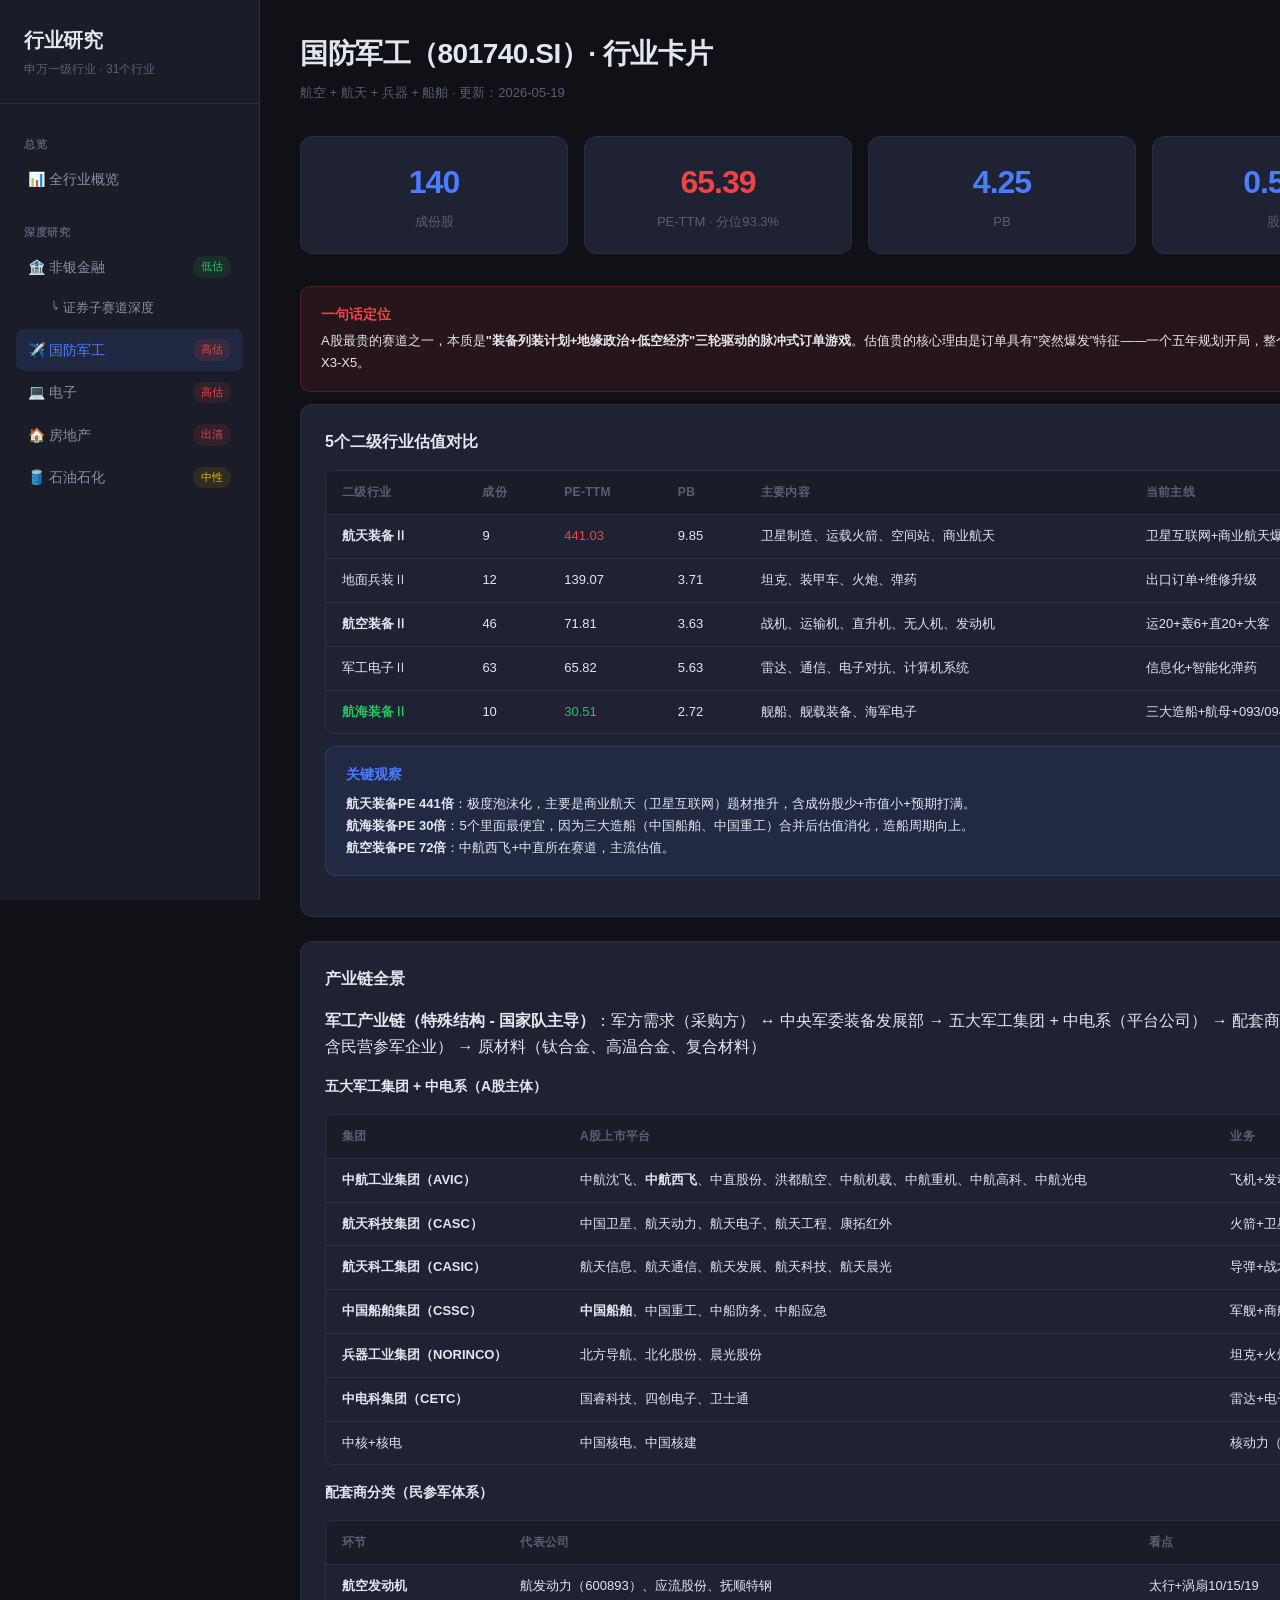
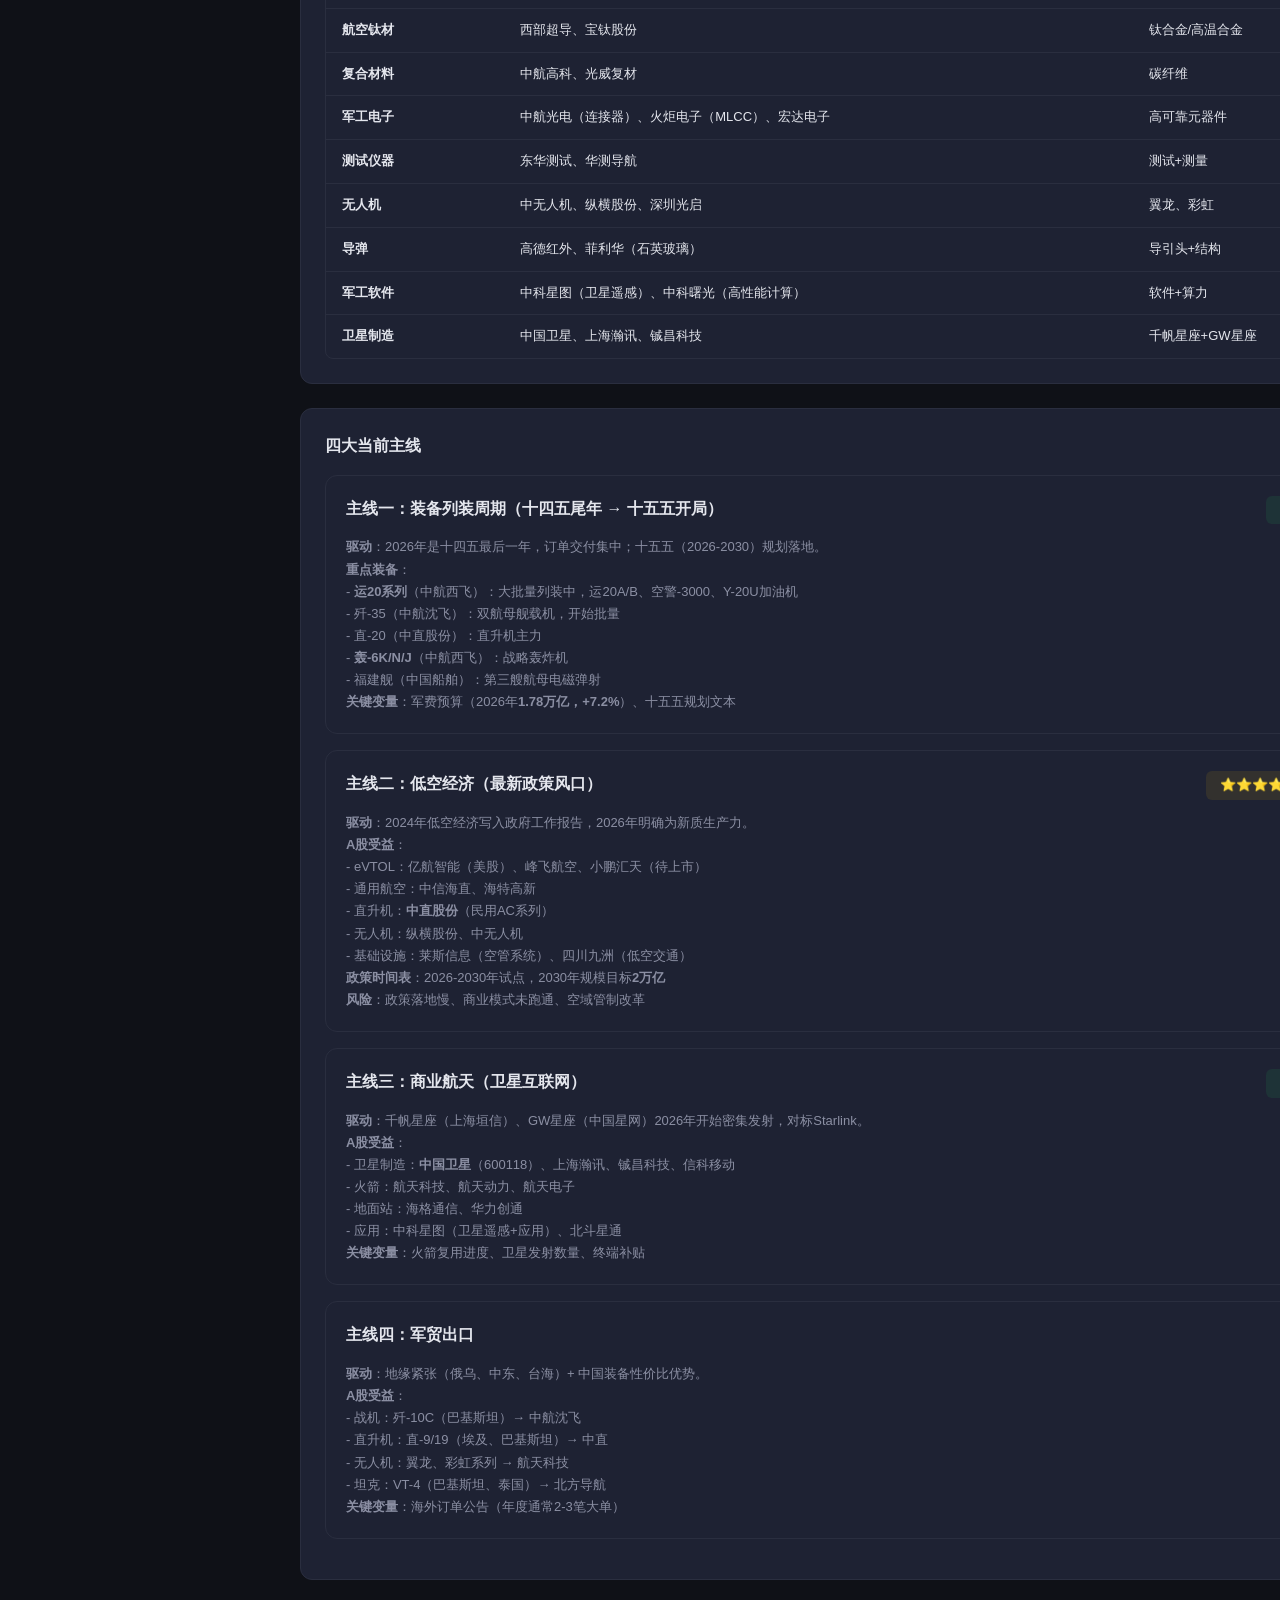
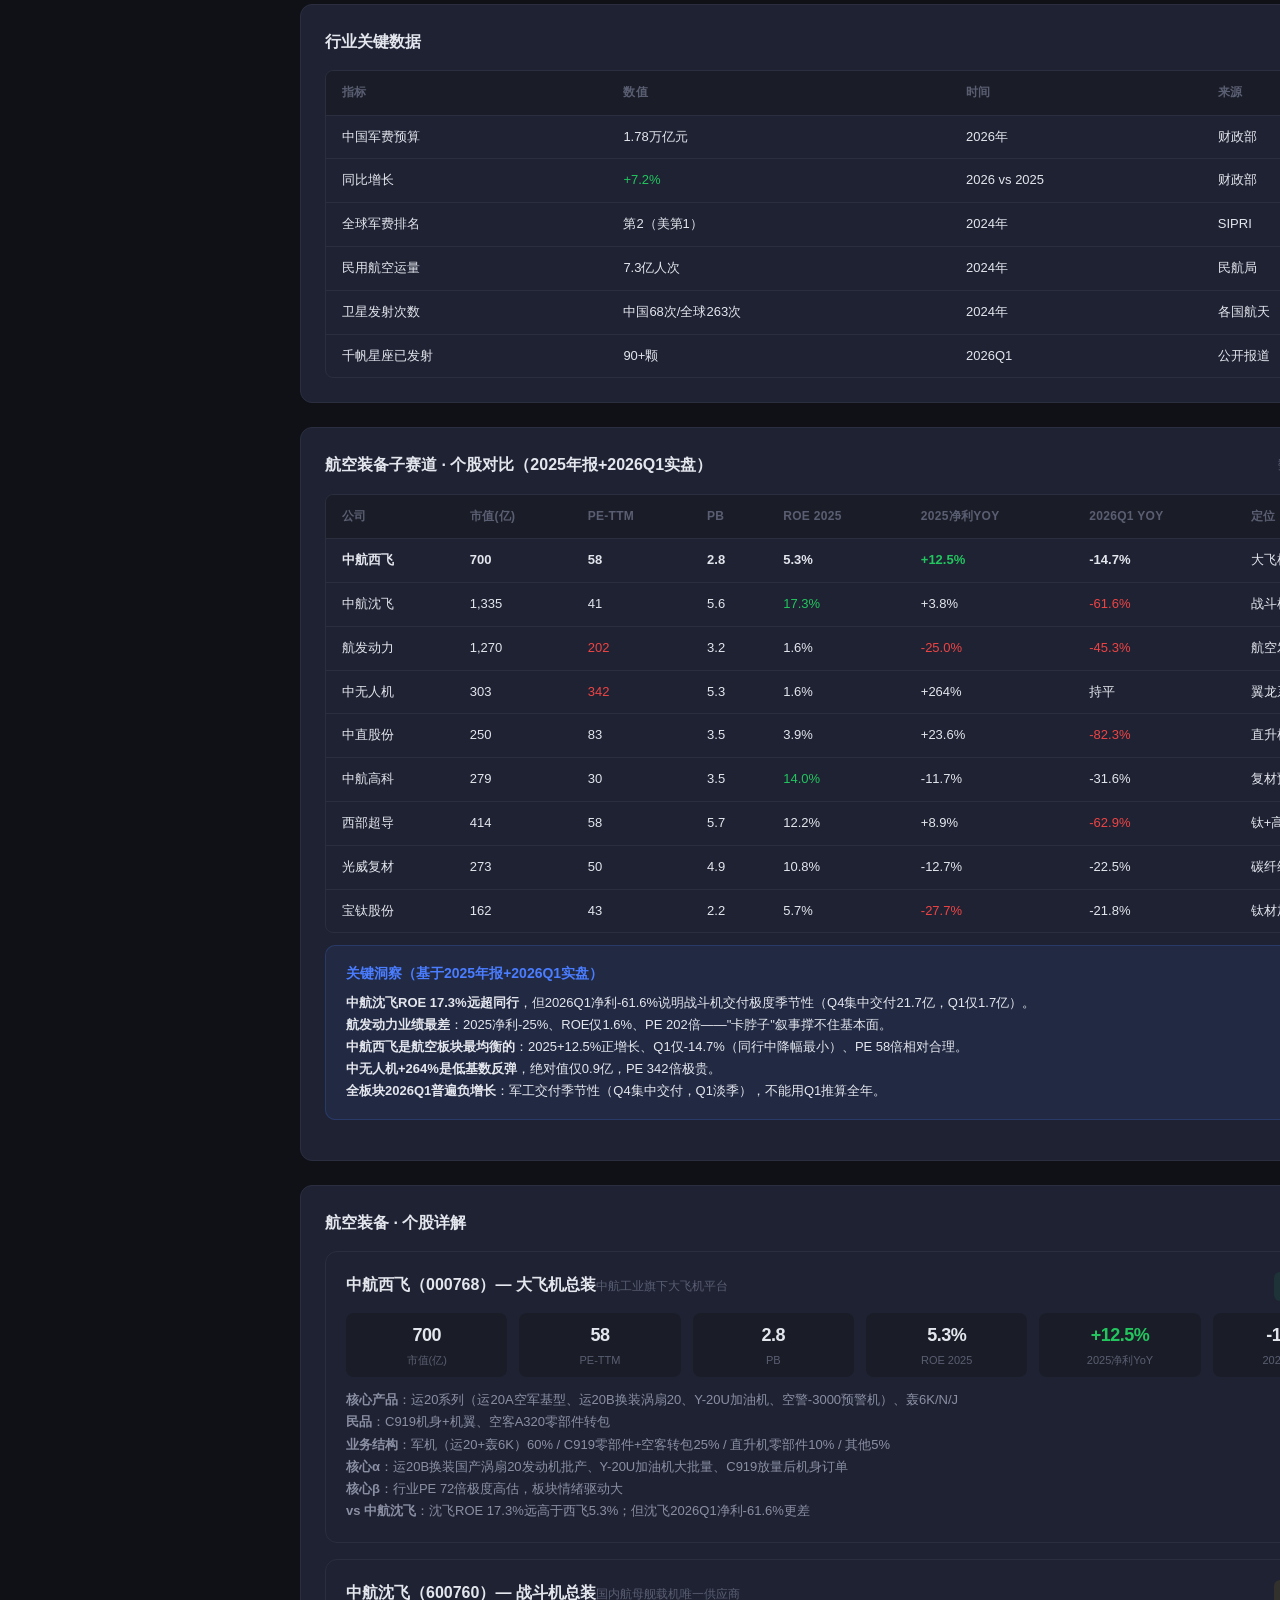
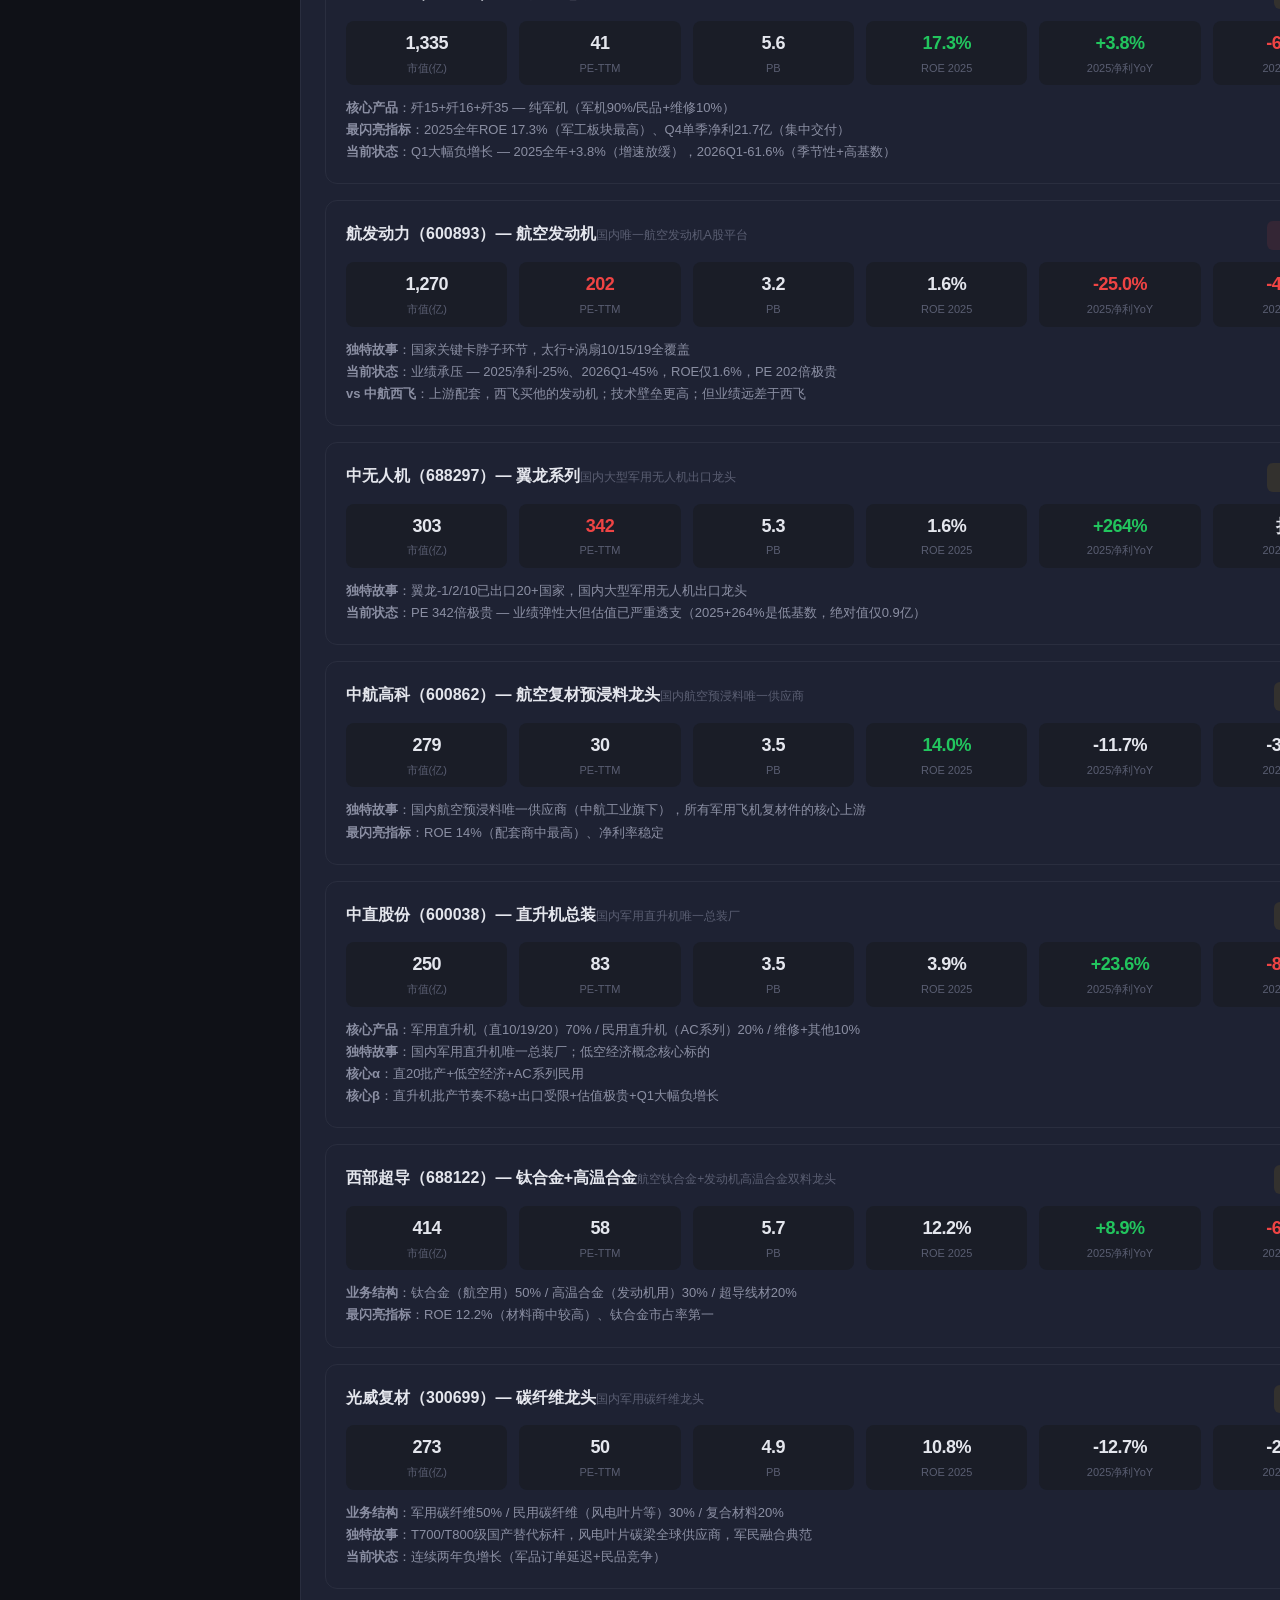
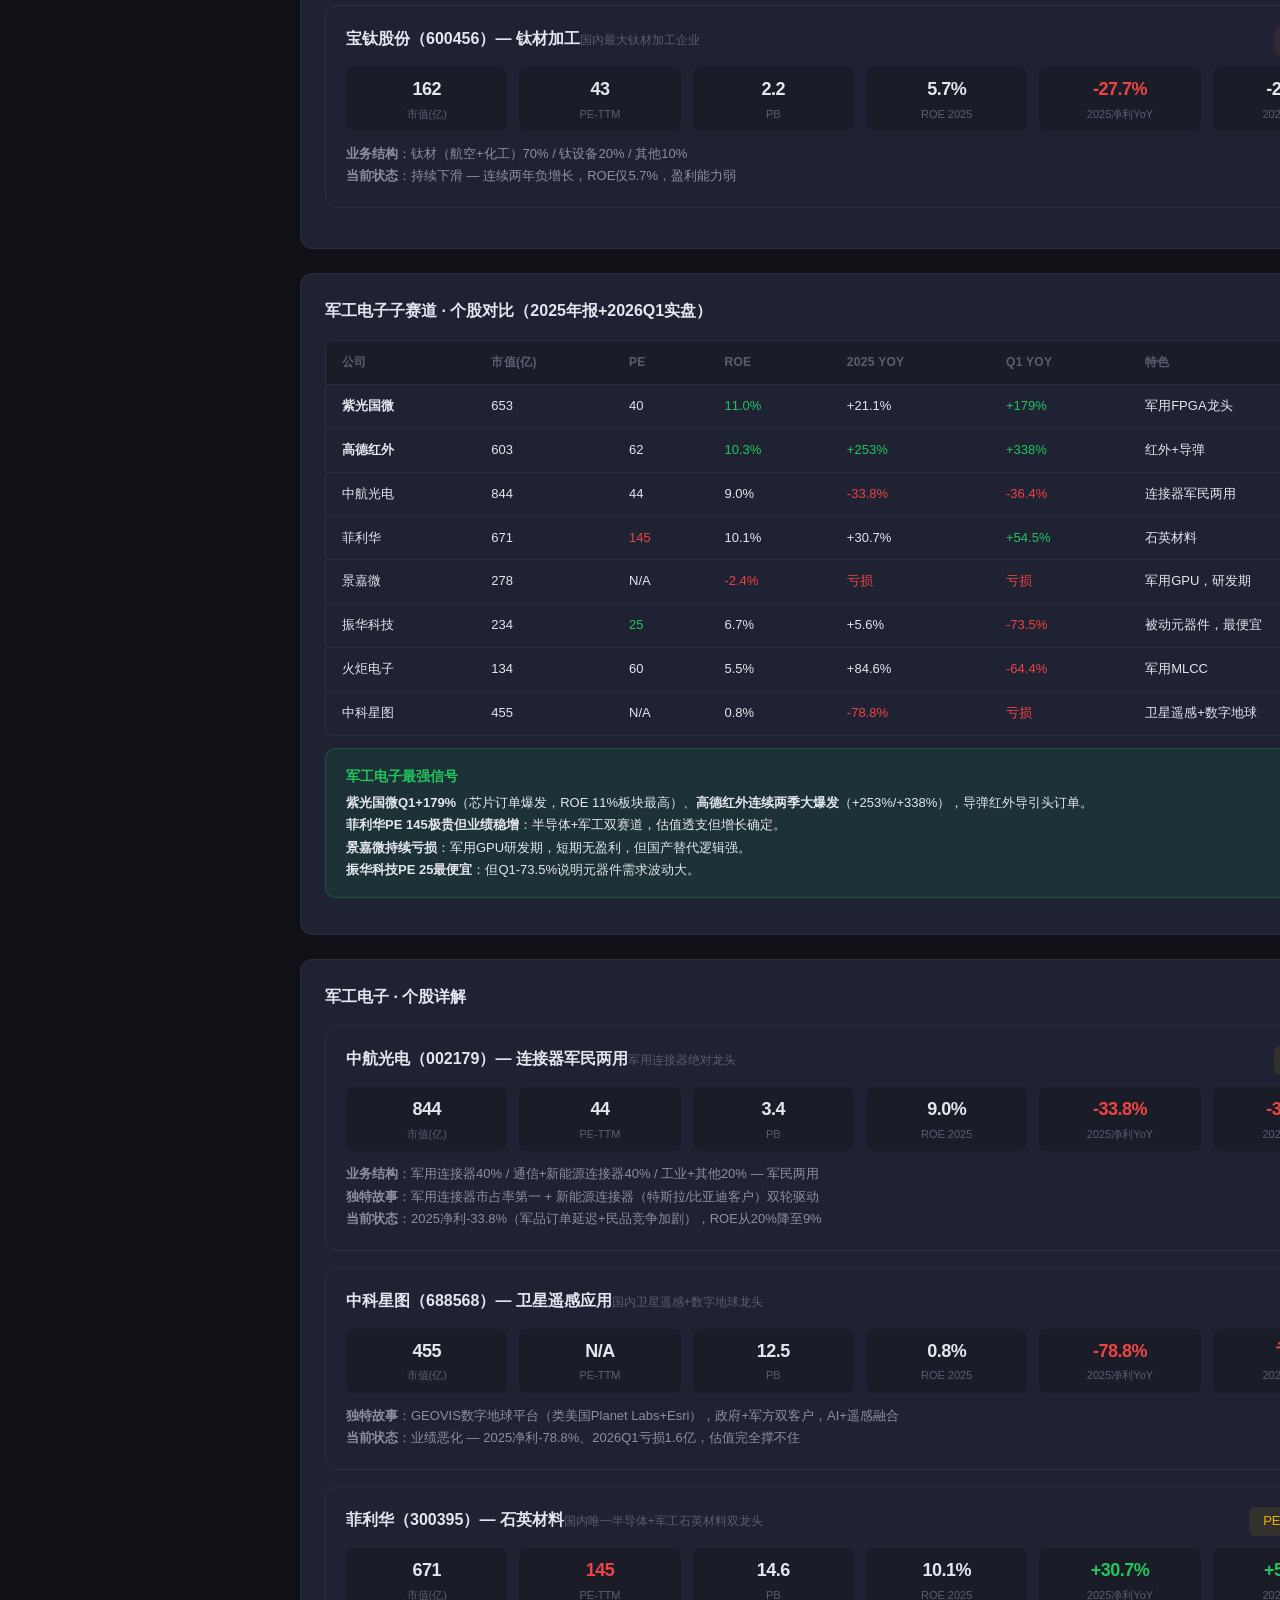
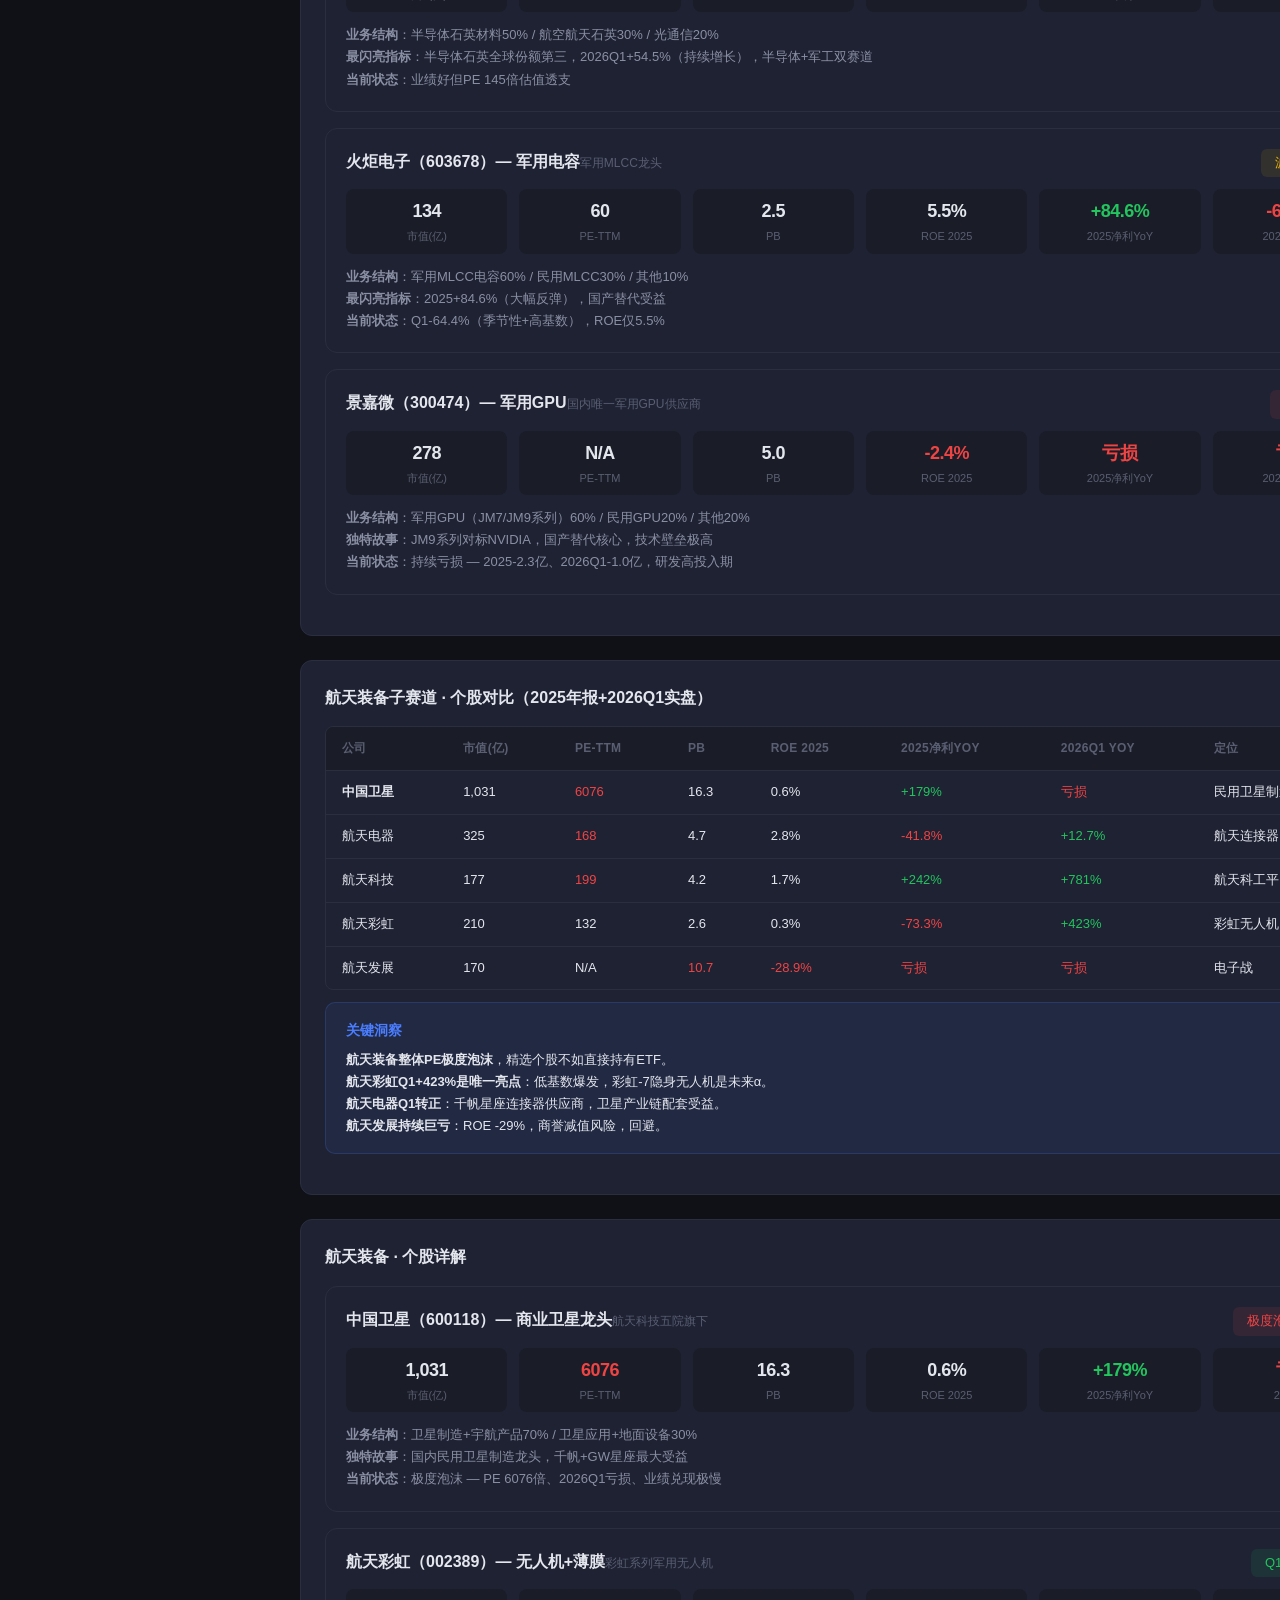
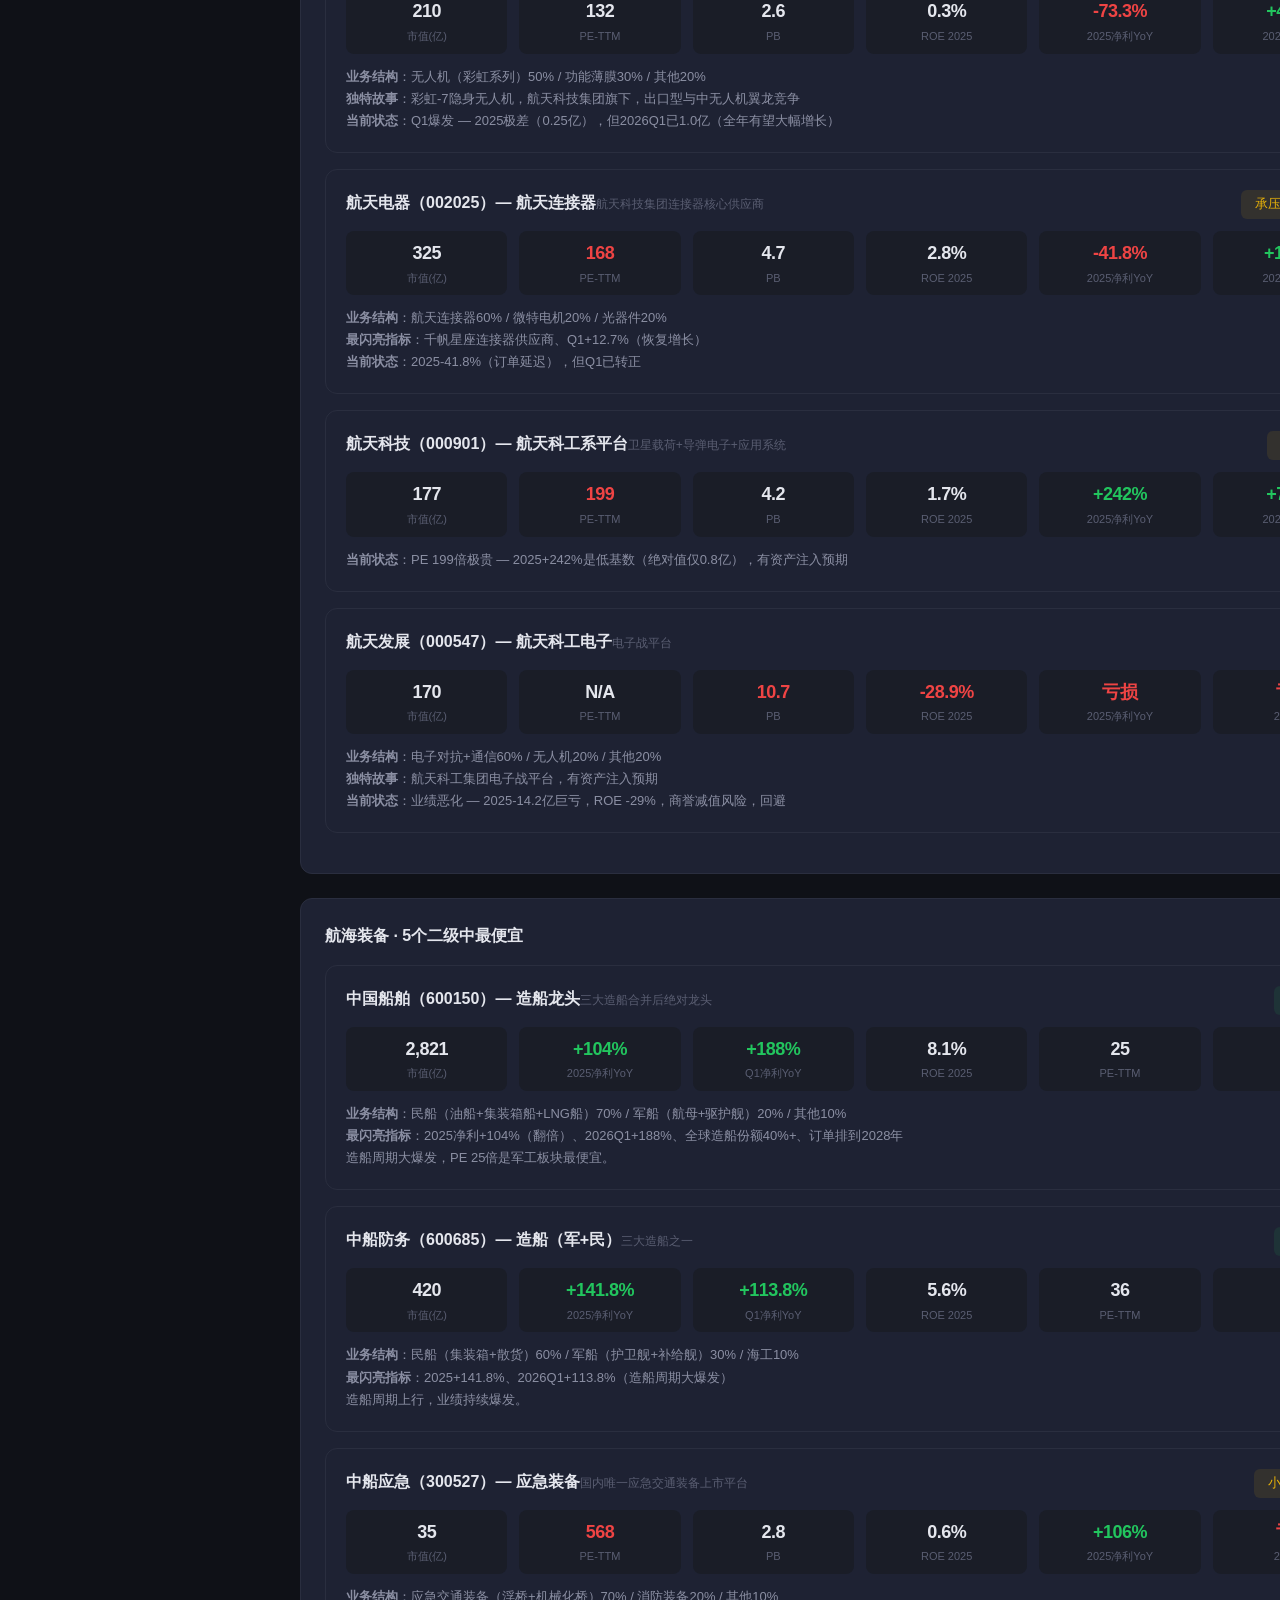
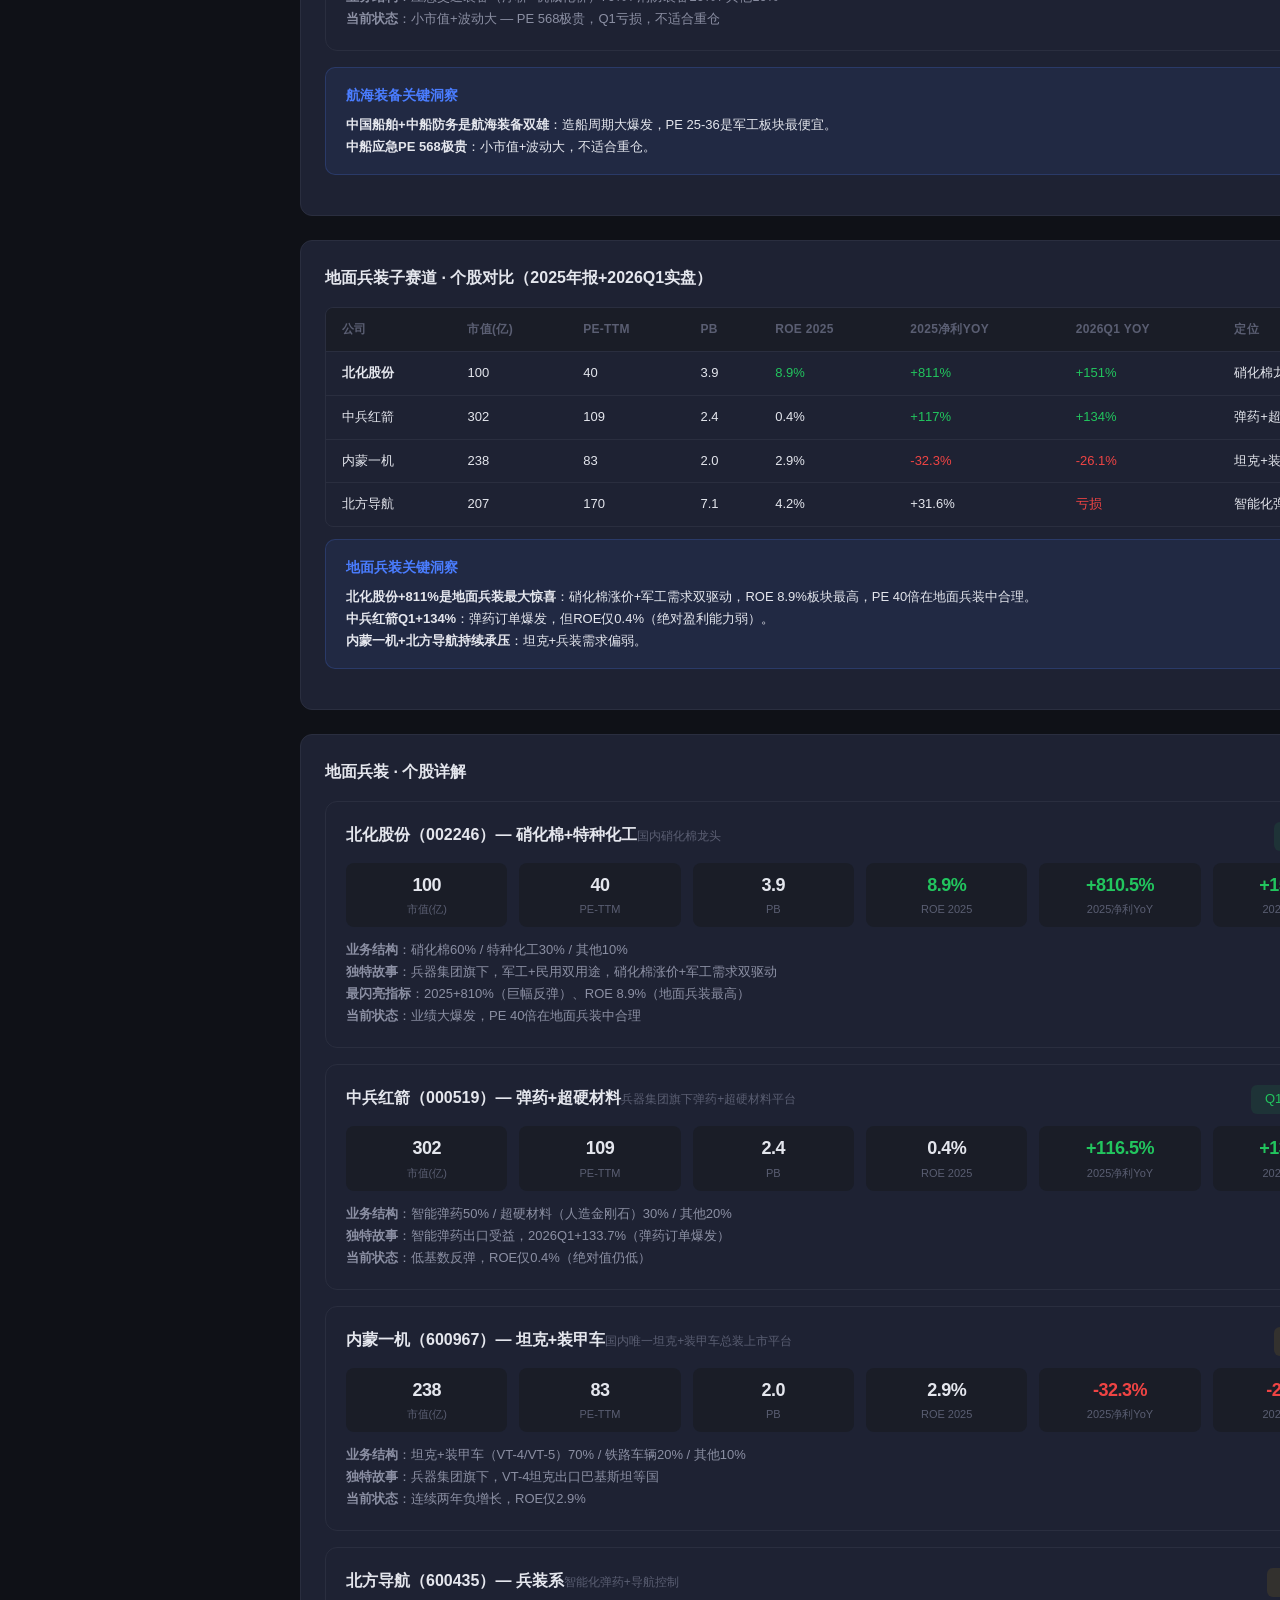
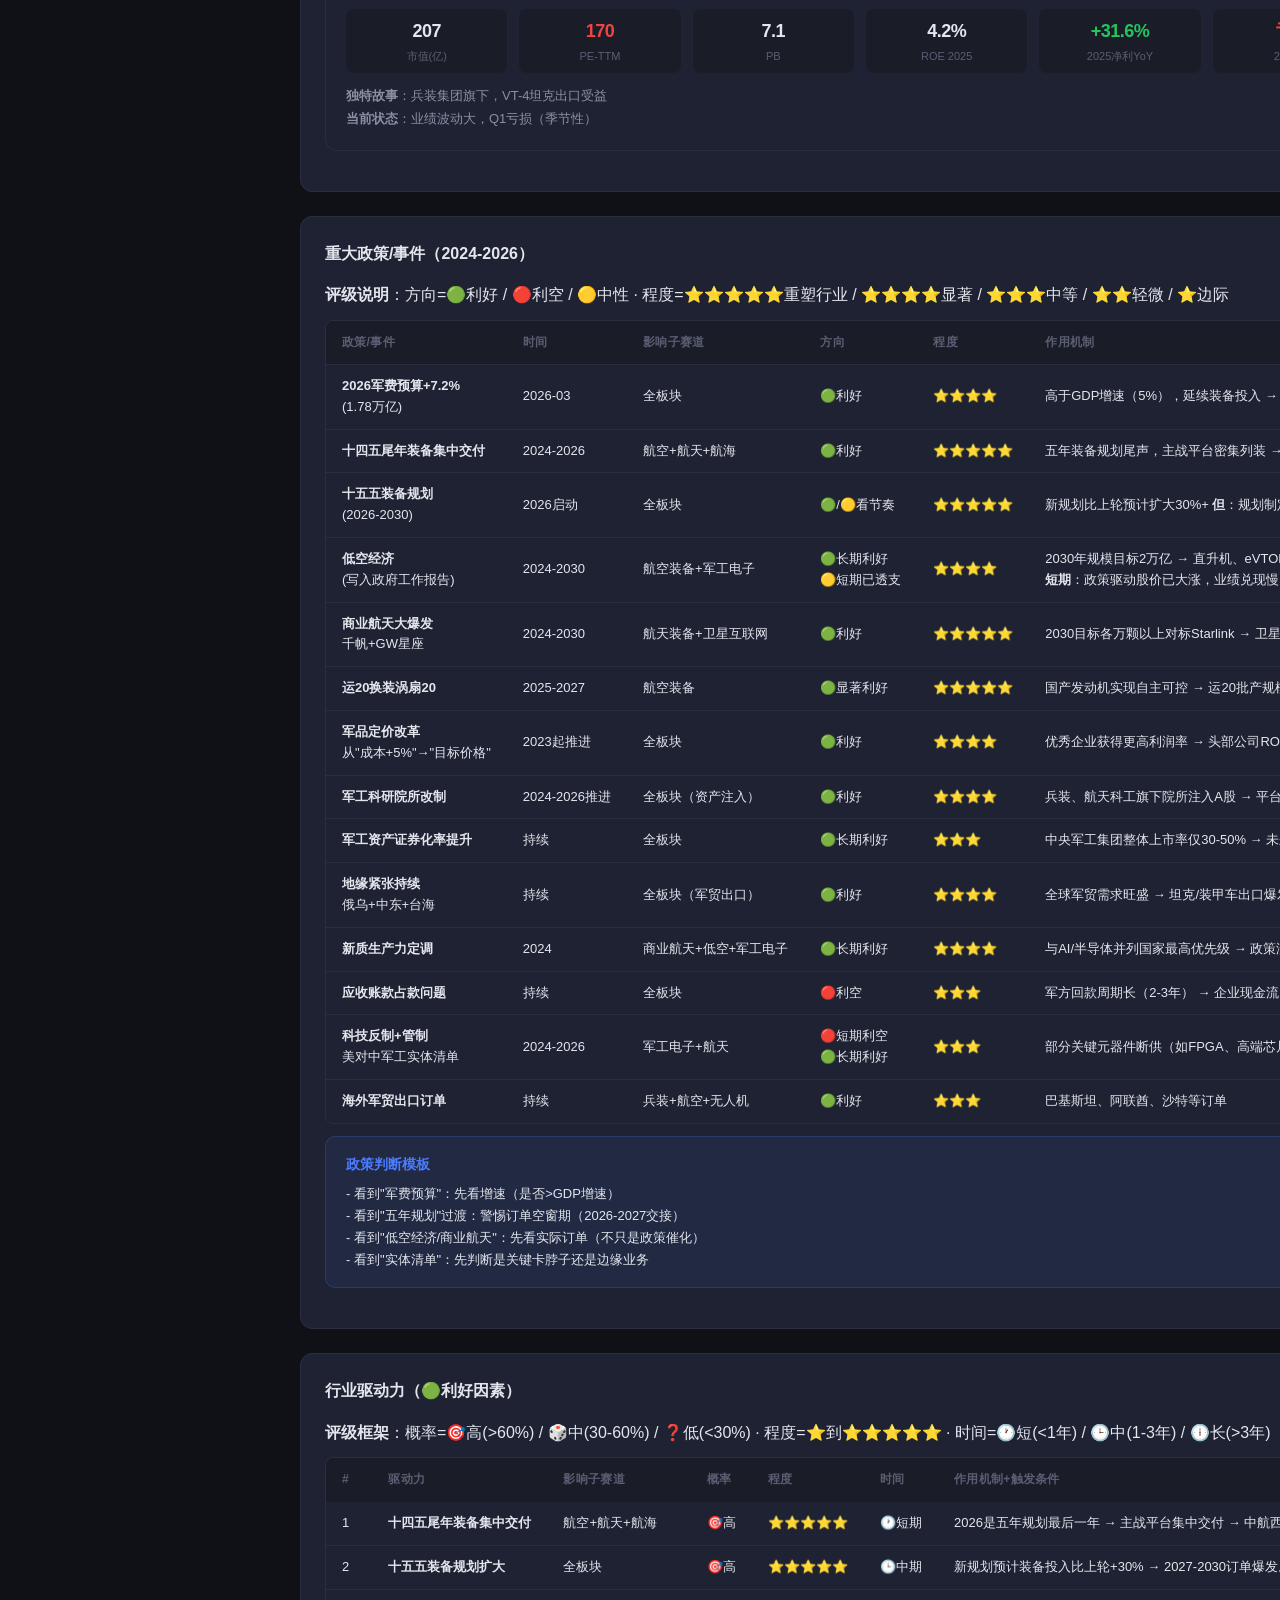
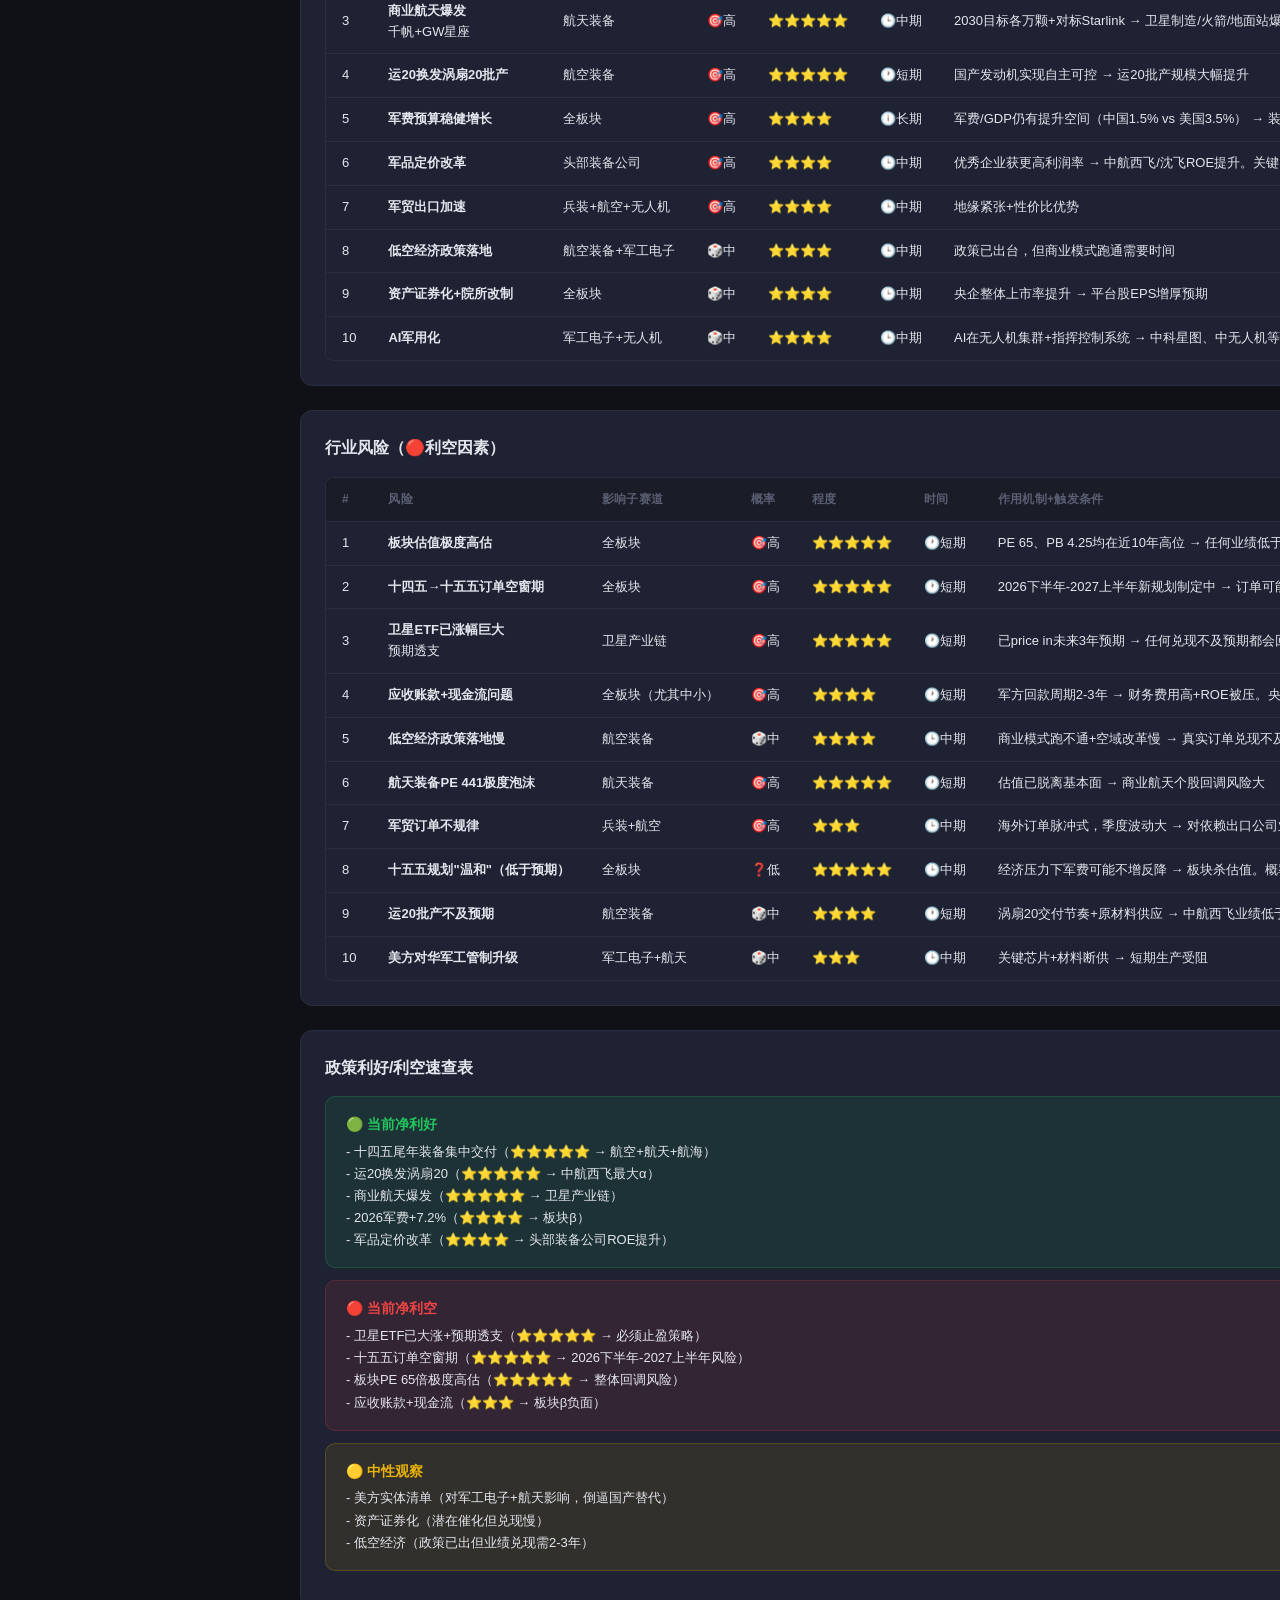
<file: defense.html>
<!DOCTYPE html>
<html lang="zh-CN">
<head>
  <meta charset="UTF-8">
  <meta name="viewport" content="width=device-width, initial-scale=1.0">
  <title>国防军工 · 行业卡片</title>
  <link rel="stylesheet" href="css/style.css">
</head>
<body>
<button class="menu-toggle" onclick="toggleSidebar()">☰</button>
<div class="layout">
  <nav class="sidebar">
    <div class="sidebar-header">
      <h1>行业研究</h1>
      <div class="subtitle">申万一级行业 · 31个行业</div>
    </div>
    <div class="nav-section">
      <div class="nav-section-title">总览</div>
      <a href="index.html" class="nav-item">📊 全行业概览</a>

    </div>
    <div class="nav-section">
      <div class="nav-section-title">深度研究</div>
      <a href="nonbank-finance.html" class="nav-item">🏦 非银金融 <span class="badge green">低估</span></a>
      <a href="sub-securities.html" class="nav-item" style="padding-left:36px;font-size:13px">↳ 证券子赛道深度</a>
      <a href="defense.html" class="nav-item active">✈️ 国防军工 <span class="badge red">高估</span></a>
      <a href="electronics.html" class="nav-item">💻 电子 <span class="badge red">高估</span></a>
      <a href="real-estate.html" class="nav-item">🏠 房地产 <span class="badge red">出清</span></a>
      <a href="oil.html" class="nav-item">🛢️ 石油石化 <span class="badge yellow">中性</span></a>
    </div>
  </nav>

  <div class="main-content">
    <div class="page-header fade-in">
      <h2>国防军工（801740.SI）· 行业卡片</h2>
      <div class="meta">航空 + 航天 + 兵器 + 船舶 · 更新：2026-05-19</div>
    </div>

    <!-- 30秒概览 -->
    <div class="stats-row fade-in">
      <div class="stat-card"><div class="stat-value" style="color:var(--accent)">140</div><div class="stat-label">成份股</div></div>
      <div class="stat-card"><div class="stat-value red">65.39</div><div class="stat-label">PE-TTM · 分位93.3%</div></div>
      <div class="stat-card"><div class="stat-value" style="color:var(--accent)">4.25</div><div class="stat-label">PB</div></div>
      <div class="stat-card"><div class="stat-value" style="color:var(--accent)">0.54%</div><div class="stat-label">股息率</div></div>
    </div>

    <div class="verdict-box bearish fade-in">
      <div class="verdict-title">一句话定位</div>
      A股最贵的赛道之一，本质是<strong>"装备列装计划+地缘政治+低空经济"三轮驱动的脉冲式订单游戏</strong>。估值贵的核心理由是订单具有"突然爆发"特征——一个五年规划开局，整个板块的盈利可以X3-X5。
    </div>

    <!-- 5个二级行业 -->
    <div class="card fade-in">
      <div class="card-header"><span class="card-title">5个二级行业估值对比</span></div>
      <div class="table-wrapper">
        <table>
          <thead><tr><th>二级行业</th><th>成份</th><th>PE-TTM</th><th>PB</th><th>主要内容</th><th>当前主线</th></tr></thead>
          <tbody>
            <tr><td><strong>航天装备Ⅱ</strong></td><td>9</td><td style="color:var(--red)">441.03</td><td>9.85</td><td>卫星制造、运载火箭、空间站、商业航天</td><td>卫星互联网+商业航天爆发</td></tr>
            <tr><td>地面兵装Ⅱ</td><td>12</td><td>139.07</td><td>3.71</td><td>坦克、装甲车、火炮、弹药</td><td>出口订单+维修升级</td></tr>
            <tr><td><strong>航空装备Ⅱ</strong></td><td>46</td><td>71.81</td><td>3.63</td><td>战机、运输机、直升机、无人机、发动机</td><td>运20+轰6+直20+大客</td></tr>
            <tr><td>军工电子Ⅱ</td><td>63</td><td>65.82</td><td>5.63</td><td>雷达、通信、电子对抗、计算机系统</td><td>信息化+智能化弹药</td></tr>
            <tr><td style="color:var(--green)"><strong>航海装备Ⅱ</strong></td><td>10</td><td style="color:var(--green)">30.51</td><td>2.72</td><td>舰船、舰载装备、海军电子</td><td>三大造船+航母+093/094</td></tr>
          </tbody>
        </table>
      </div>
      <div class="insight-box" style="margin-top:12px">
        <div class="insight-title">关键观察</div>
        <strong>航天装备PE 441倍</strong>：极度泡沫化，主要是商业航天（卫星互联网）题材推升，含成份股少+市值小+预期打满。<br>
        <strong>航海装备PE 30倍</strong>：5个里面最便宜，因为三大造船（中国船舶、中国重工）合并后估值消化，造船周期向上。<br>
        <strong>航空装备PE 72倍</strong>：中航西飞+中直所在赛道，主流估值。
      </div>
    </div>

    <!-- 产业链全景 -->
    <div class="card fade-in">
      <div class="card-header"><span class="card-title">产业链全景</span></div>
      <div class="profile-desc" style="margin-bottom:16px">
        <strong>军工产业链（特殊结构 - 国家队主导）</strong>：军方需求（采购方） ↔ 中央军委装备发展部 → 五大军工集团 + 中电系（平台公司） → 配套商（各级供应商，含民营参军企业） → 原材料（钛合金、高温合金、复合材料）
      </div>

      <div class="card-header" style="margin-top:8px"><span class="card-title" style="font-size:14px">五大军工集团 + 中电系（A股主体）</span></div>
      <div class="table-wrapper">
        <table>
          <thead><tr><th>集团</th><th>A股上市平台</th><th>业务</th></tr></thead>
          <tbody>
            <tr><td><strong>中航工业集团（AVIC）</strong></td><td>中航沈飞、<strong>中航西飞</strong>、中直股份、洪都航空、中航机载、中航重机、中航高科、中航光电</td><td>飞机+发动机配套</td></tr>
            <tr><td><strong>航天科技集团（CASC）</strong></td><td>中国卫星、航天动力、航天电子、航天工程、康拓红外</td><td>火箭+卫星+导弹</td></tr>
            <tr><td><strong>航天科工集团（CASIC）</strong></td><td>航天信息、航天通信、航天发展、航天科技、航天晨光</td><td>导弹+战术装备</td></tr>
            <tr><td><strong>中国船舶集团（CSSC）</strong></td><td><strong>中国船舶</strong>、中国重工、中船防务、中船应急</td><td>军舰+商船</td></tr>
            <tr><td><strong>兵器工业集团（NORINCO）</strong></td><td>北方导航、北化股份、晨光股份</td><td>坦克+火炮</td></tr>
            <tr><td><strong>中电科集团（CETC）</strong></td><td>国睿科技、四创电子、卫士通</td><td>雷达+电子对抗</td></tr>
            <tr><td>中核+核电</td><td>中国核电、中国核建</td><td>核动力（部分军用）</td></tr>
          </tbody>
        </table>
      </div>

      <div class="card-header" style="margin-top:16px"><span class="card-title" style="font-size:14px">配套商分类（民参军体系）</span></div>
      <div class="table-wrapper">
        <table>
          <thead><tr><th>环节</th><th>代表公司</th><th>看点</th></tr></thead>
          <tbody>
            <tr><td><strong>航空发动机</strong></td><td>航发动力（600893）、应流股份、抚顺特钢</td><td>太行+涡扇10/15/19</td></tr>
            <tr><td><strong>航空钛材</strong></td><td>西部超导、宝钛股份</td><td>钛合金/高温合金</td></tr>
            <tr><td><strong>复合材料</strong></td><td>中航高科、光威复材</td><td>碳纤维</td></tr>
            <tr><td><strong>军工电子</strong></td><td>中航光电（连接器）、火炬电子（MLCC）、宏达电子</td><td>高可靠元器件</td></tr>
            <tr><td><strong>测试仪器</strong></td><td>东华测试、华测导航</td><td>测试+测量</td></tr>
            <tr><td><strong>无人机</strong></td><td>中无人机、纵横股份、深圳光启</td><td>翼龙、彩虹</td></tr>
            <tr><td><strong>导弹</strong></td><td>高德红外、菲利华（石英玻璃）</td><td>导引头+结构</td></tr>
            <tr><td><strong>军工软件</strong></td><td>中科星图（卫星遥感）、中科曙光（高性能计算）</td><td>软件+算力</td></tr>
            <tr><td><strong>卫星制造</strong></td><td>中国卫星、上海瀚讯、铖昌科技</td><td>千帆星座+GW星座</td></tr>
          </tbody>
        </table>
      </div>
    </div>

    <!-- 四大主线 -->
    <div class="card fade-in">
      <div class="card-header"><span class="card-title">四大当前主线</span></div>

      <div class="stock-profile">
        <div class="profile-header">
          <div><span class="profile-name">主线一：装备列装周期（十四五尾年 → 十五五开局）</span></div>
          <span class="tag tag-lg green">⭐⭐⭐⭐⭐</span>
        </div>
        <div class="profile-desc">
          <strong>驱动</strong>：2026年是十四五最后一年，订单交付集中；十五五（2026-2030）规划落地。<br>
          <strong>重点装备</strong>：<br>
          - <strong>运20系列</strong>（中航西飞）：大批量列装中，运20A/B、空警-3000、Y-20U加油机<br>
          - 歼-35（中航沈飞）：双航母舰载机，开始批量<br>
          - 直-20（中直股份）：直升机主力<br>
          - <strong>轰-6K/N/J</strong>（中航西飞）：战略轰炸机<br>
          - 福建舰（中国船舶）：第三艘航母电磁弹射<br>
          <strong>关键变量</strong>：军费预算（2026年<strong>1.78万亿，+7.2%</strong>）、十五五规划文本
        </div>
      </div>

      <div class="stock-profile">
        <div class="profile-header">
          <div><span class="profile-name">主线二：低空经济（最新政策风口）</span></div>
          <span class="tag tag-lg yellow">⭐⭐⭐⭐ · 短期已透支</span>
        </div>
        <div class="profile-desc">
          <strong>驱动</strong>：2024年低空经济写入政府工作报告，2026年明确为新质生产力。<br>
          <strong>A股受益</strong>：<br>
          - eVTOL：亿航智能（美股）、峰飞航空、小鹏汇天（待上市）<br>
          - 通用航空：中信海直、海特高新<br>
          - 直升机：<strong>中直股份</strong>（民用AC系列）<br>
          - 无人机：纵横股份、中无人机<br>
          - 基础设施：莱斯信息（空管系统）、四川九洲（低空交通）<br>
          <strong>政策时间表</strong>：2026-2030年试点，2030年规模目标<strong>2万亿</strong><br>
          <strong>风险</strong>：政策落地慢、商业模式未跑通、空域管制改革
        </div>
      </div>

      <div class="stock-profile">
        <div class="profile-header">
          <div><span class="profile-name">主线三：商业航天（卫星互联网）</span></div>
          <span class="tag tag-lg green">⭐⭐⭐⭐⭐</span>
        </div>
        <div class="profile-desc">
          <strong>驱动</strong>：千帆星座（上海垣信）、GW星座（中国星网）2026年开始密集发射，对标Starlink。<br>
          <strong>A股受益</strong>：<br>
          - 卫星制造：<strong>中国卫星</strong>（600118）、上海瀚讯、铖昌科技、信科移动<br>
          - 火箭：航天科技、航天动力、航天电子<br>
          - 地面站：海格通信、华力创通<br>
          - 应用：中科星图（卫星遥感+应用）、北斗星通<br>
          <strong>关键变量</strong>：火箭复用进度、卫星发射数量、终端补贴
        </div>
      </div>

      <div class="stock-profile">
        <div class="profile-header">
          <div><span class="profile-name">主线四：军贸出口</span></div>
          <span class="tag tag-lg green">⭐⭐⭐</span>
        </div>
        <div class="profile-desc">
          <strong>驱动</strong>：地缘紧张（俄乌、中东、台海）+ 中国装备性价比优势。<br>
          <strong>A股受益</strong>：<br>
          - 战机：歼-10C（巴基斯坦）→ 中航沈飞<br>
          - 直升机：直-9/19（埃及、巴基斯坦）→ 中直<br>
          - 无人机：翼龙、彩虹系列 → 航天科技<br>
          - 坦克：VT-4（巴基斯坦、泰国）→ 北方导航<br>
          <strong>关键变量</strong>：海外订单公告（年度通常2-3笔大单）
        </div>
      </div>
    </div>

    <!-- 行业关键数据 -->
    <div class="card fade-in">
      <div class="card-header"><span class="card-title">行业关键数据</span></div>
      <div class="table-wrapper">
        <table>
          <thead><tr><th>指标</th><th>数值</th><th>时间</th><th>来源</th></tr></thead>
          <tbody>
            <tr><td>中国军费预算</td><td>1.78万亿元</td><td>2026年</td><td>财政部</td></tr>
            <tr><td>同比增长</td><td style="color:var(--green)">+7.2%</td><td>2026 vs 2025</td><td>财政部</td></tr>
            <tr><td>全球军费排名</td><td>第2（美第1）</td><td>2024年</td><td>SIPRI</td></tr>
            <tr><td>民用航空运量</td><td>7.3亿人次</td><td>2024年</td><td>民航局</td></tr>
            <tr><td>卫星发射次数</td><td>中国68次/全球263次</td><td>2024年</td><td>各国航天</td></tr>
            <tr><td>千帆星座已发射</td><td>90+颗</td><td>2026Q1</td><td>公开报道</td></tr>
          </tbody>
        </table>
      </div>
    </div>

    <!-- 航空装备对比 -->
    <div class="card fade-in">
      <div class="card-header">
        <span class="card-title">航空装备子赛道 · 个股对比（2025年报+2026Q1实盘）</span>
        <span class="card-subtitle">数据来源：baostock</span>
      </div>
      <div class="table-wrapper">
        <table>
          <thead><tr><th>公司</th><th>市值(亿)</th><th>PE-TTM</th><th>PB</th><th>ROE 2025</th><th>2025净利YoY</th><th>2026Q1 YoY</th><th>定位</th></tr></thead>
          <tbody>
            <tr><td><strong>中航西飞</strong></td><td><strong>700</strong></td><td><strong>58</strong></td><td><strong>2.8</strong></td><td><strong>5.3%</strong></td><td style="color:var(--green)"><strong>+12.5%</strong></td><td><strong>-14.7%</strong></td><td>大飞机总装</td></tr>
            <tr><td>中航沈飞</td><td>1,335</td><td>41</td><td>5.6</td><td style="color:var(--green)">17.3%</td><td>+3.8%</td><td style="color:var(--red)">-61.6%</td><td>战斗机龙头</td></tr>
            <tr><td>航发动力</td><td>1,270</td><td style="color:var(--red)">202</td><td>3.2</td><td>1.6%</td><td style="color:var(--red)">-25.0%</td><td style="color:var(--red)">-45.3%</td><td>航空发动机</td></tr>
            <tr><td>中无人机</td><td>303</td><td style="color:var(--red)">342</td><td>5.3</td><td>1.6%</td><td>+264%</td><td>持平</td><td>翼龙系列</td></tr>
            <tr><td>中直股份</td><td>250</td><td>83</td><td>3.5</td><td>3.9%</td><td>+23.6%</td><td style="color:var(--red)">-82.3%</td><td>直升机总装</td></tr>
            <tr><td>中航高科</td><td>279</td><td>30</td><td>3.5</td><td style="color:var(--green)">14.0%</td><td>-11.7%</td><td>-31.6%</td><td>复材预浸料</td></tr>
            <tr><td>西部超导</td><td>414</td><td>58</td><td>5.7</td><td>12.2%</td><td>+8.9%</td><td style="color:var(--red)">-62.9%</td><td>钛+高温合金</td></tr>
            <tr><td>光威复材</td><td>273</td><td>50</td><td>4.9</td><td>10.8%</td><td>-12.7%</td><td>-22.5%</td><td>碳纤维龙头</td></tr>
            <tr><td>宝钛股份</td><td>162</td><td>43</td><td>2.2</td><td>5.7%</td><td style="color:var(--red)">-27.7%</td><td>-21.8%</td><td>钛材加工</td></tr>
          </tbody>
        </table>
      </div>
      <div class="insight-box" style="margin-top:12px">
        <div class="insight-title">关键洞察（基于2025年报+2026Q1实盘）</div>
        <strong>中航沈飞ROE 17.3%远超同行</strong>，但2026Q1净利-61.6%说明战斗机交付极度季节性（Q4集中交付21.7亿，Q1仅1.7亿）。<br>
        <strong>航发动力业绩最差</strong>：2025净利-25%、ROE仅1.6%、PE 202倍——"卡脖子"叙事撑不住基本面。<br>
        <strong>中航西飞是航空板块最均衡的</strong>：2025+12.5%正增长、Q1仅-14.7%（同行中降幅最小）、PE 58倍相对合理。<br>
        <strong>中无人机+264%是低基数反弹</strong>，绝对值仅0.9亿，PE 342倍极贵。<br>
        <strong>全板块2026Q1普遍负增长</strong>：军工交付季节性（Q4集中交付，Q1淡季），不能用Q1推算全年。
      </div>
    </div>

    <!-- 航空装备个股详解 -->
    <div class="card fade-in">
      <div class="card-header"><span class="card-title">航空装备 · 个股详解</span></div>

      <div class="stock-profile">
        <div class="profile-header">
          <div><span class="profile-name">中航西飞（000768）— 大飞机总装</span><span class="profile-code">中航工业旗下大飞机平台</span></div>
          <span class="tag tag-lg green">偏多 · PE 58</span>
        </div>
        <div class="profile-grid">
          <div class="metric"><div class="value">700</div><div class="label">市值(亿)</div></div>
          <div class="metric"><div class="value">58</div><div class="label">PE-TTM</div></div>
          <div class="metric"><div class="value">2.8</div><div class="label">PB</div></div>
          <div class="metric"><div class="value">5.3%</div><div class="label">ROE 2025</div></div>
          <div class="metric"><div class="value" style="color:var(--green)">+12.5%</div><div class="label">2025净利YoY</div></div>
          <div class="metric"><div class="value">-14.7%</div><div class="label">2026Q1 YoY</div></div>
        </div>
        <div class="profile-desc">
          <strong>核心产品</strong>：运20系列（运20A空军基型、运20B换装涡扇20、Y-20U加油机、空警-3000预警机）、轰6K/N/J<br>
          <strong>民品</strong>：C919机身+机翼、空客A320零部件转包<br>
          <strong>业务结构</strong>：军机（运20+轰6K）60% / C919零部件+空客转包25% / 直升机零部件10% / 其他5%<br>
          <strong>核心α</strong>：运20B换装国产涡扇20发动机批产、Y-20U加油机大批量、C919放量后机身订单<br>
          <strong>核心β</strong>：行业PE 72倍极度高估，板块情绪驱动大<br>
          <strong>vs 中航沈飞</strong>：沈飞ROE 17.3%远高于西飞5.3%；但沈飞2026Q1净利-61.6%更差
        </div>
      </div>

      <div class="stock-profile">
        <div class="profile-header">
          <div><span class="profile-name">中航沈飞（600760）— 战斗机总装</span><span class="profile-code">国内航母舰载机唯一供应商</span></div>
          <span class="tag tag-lg yellow">中性 · PE 41</span>
        </div>
        <div class="profile-grid">
          <div class="metric"><div class="value">1,335</div><div class="label">市值(亿)</div></div>
          <div class="metric"><div class="value">41</div><div class="label">PE-TTM</div></div>
          <div class="metric"><div class="value">5.6</div><div class="label">PB</div></div>
          <div class="metric"><div class="value" style="color:var(--green)">17.3%</div><div class="label">ROE 2025</div></div>
          <div class="metric"><div class="value" style="color:var(--green)">+3.8%</div><div class="label">2025净利YoY</div></div>
          <div class="metric"><div class="value" style="color:var(--red)">-61.6%</div><div class="label">2026Q1 YoY</div></div>
        </div>
        <div class="profile-desc">
          <strong>核心产品</strong>：歼15+歼16+歼35 — 纯军机（军机90%/民品+维修10%）<br>
          <strong>最闪亮指标</strong>：2025全年ROE 17.3%（军工板块最高）、Q4单季净利21.7亿（集中交付）<br>
          <strong>当前状态</strong>：Q1大幅负增长 — 2025全年+3.8%（增速放缓），2026Q1-61.6%（季节性+高基数）
        </div>
      </div>

      <div class="stock-profile">
        <div class="profile-header">
          <div><span class="profile-name">航发动力（600893）— 航空发动机</span><span class="profile-code">国内唯一航空发动机A股平台</span></div>
          <span class="tag tag-lg red">承压 · PE 202</span>
        </div>
        <div class="profile-grid">
          <div class="metric"><div class="value">1,270</div><div class="label">市值(亿)</div></div>
          <div class="metric"><div class="value" style="color:var(--red)">202</div><div class="label">PE-TTM</div></div>
          <div class="metric"><div class="value">3.2</div><div class="label">PB</div></div>
          <div class="metric"><div class="value">1.6%</div><div class="label">ROE 2025</div></div>
          <div class="metric"><div class="value" style="color:var(--red)">-25.0%</div><div class="label">2025净利YoY</div></div>
          <div class="metric"><div class="value" style="color:var(--red)">-45.3%</div><div class="label">2026Q1 YoY</div></div>
        </div>
        <div class="profile-desc">
          <strong>独特故事</strong>：国家关键卡脖子环节，太行+涡扇10/15/19全覆盖<br>
          <strong>当前状态</strong>：业绩承压 — 2025净利-25%、2026Q1-45%，ROE仅1.6%，PE 202倍极贵<br>
          <strong>vs 中航西飞</strong>：上游配套，西飞买他的发动机；技术壁垒更高；但业绩远差于西飞
        </div>
      </div>

      <div class="stock-profile">
        <div class="profile-header">
          <div><span class="profile-name">中无人机（688297）— 翼龙系列</span><span class="profile-code">国内大型军用无人机出口龙头</span></div>
          <span class="tag tag-lg yellow">极贵 · PE 342</span>
        </div>
        <div class="profile-grid">
          <div class="metric"><div class="value">303</div><div class="label">市值(亿)</div></div>
          <div class="metric"><div class="value" style="color:var(--red)">342</div><div class="label">PE-TTM</div></div>
          <div class="metric"><div class="value">5.3</div><div class="label">PB</div></div>
          <div class="metric"><div class="value">1.6%</div><div class="label">ROE 2025</div></div>
          <div class="metric"><div class="value" style="color:var(--green)">+264%</div><div class="label">2025净利YoY</div></div>
          <div class="metric"><div class="value">持平</div><div class="label">2026Q1 YoY</div></div>
        </div>
        <div class="profile-desc">
          <strong>独特故事</strong>：翼龙-1/2/10已出口20+国家，国内大型军用无人机出口龙头<br>
          <strong>当前状态</strong>：PE 342倍极贵 — 业绩弹性大但估值已严重透支（2025+264%是低基数，绝对值仅0.9亿）
        </div>
      </div>

      <div class="stock-profile">
        <div class="profile-header">
          <div><span class="profile-name">中航高科（600862）— 航空复材预浸料龙头</span><span class="profile-code">国内航空预浸料唯一供应商</span></div>
          <span class="tag tag-lg yellow">承压 · PE 30</span>
        </div>
        <div class="profile-grid">
          <div class="metric"><div class="value">279</div><div class="label">市值(亿)</div></div>
          <div class="metric"><div class="value">30</div><div class="label">PE-TTM</div></div>
          <div class="metric"><div class="value">3.5</div><div class="label">PB</div></div>
          <div class="metric"><div class="value" style="color:var(--green)">14.0%</div><div class="label">ROE 2025</div></div>
          <div class="metric"><div class="value">-11.7%</div><div class="label">2025净利YoY</div></div>
          <div class="metric"><div class="value">-31.6%</div><div class="label">2026Q1 YoY</div></div>
        </div>
        <div class="profile-desc">
          <strong>独特故事</strong>：国内航空预浸料唯一供应商（中航工业旗下），所有军用飞机复材件的核心上游<br>
          <strong>最闪亮指标</strong>：ROE 14%（配套商中最高）、净利率稳定
        </div>
      </div>

      <div class="stock-profile">
        <div class="profile-header">
          <div><span class="profile-name">中直股份（600038）— 直升机总装</span><span class="profile-code">国内军用直升机唯一总装厂</span></div>
          <span class="tag tag-lg yellow">观察 · PE 83</span>
        </div>
        <div class="profile-grid">
          <div class="metric"><div class="value">250</div><div class="label">市值(亿)</div></div>
          <div class="metric"><div class="value">83</div><div class="label">PE-TTM</div></div>
          <div class="metric"><div class="value">3.5</div><div class="label">PB</div></div>
          <div class="metric"><div class="value">3.9%</div><div class="label">ROE 2025</div></div>
          <div class="metric"><div class="value" style="color:var(--green)">+23.6%</div><div class="label">2025净利YoY</div></div>
          <div class="metric"><div class="value" style="color:var(--red)">-82.3%</div><div class="label">2026Q1 YoY</div></div>
        </div>
        <div class="profile-desc">
          <strong>核心产品</strong>：军用直升机（直10/19/20）70% / 民用直升机（AC系列）20% / 维修+其他10%<br>
          <strong>独特故事</strong>：国内军用直升机唯一总装厂；低空经济概念核心标的<br>
          <strong>核心α</strong>：直20批产+低空经济+AC系列民用<br>
          <strong>核心β</strong>：直升机批产节奏不稳+出口受限+估值极贵+Q1大幅负增长
        </div>
      </div>

      <div class="stock-profile">
        <div class="profile-header">
          <div><span class="profile-name">西部超导（688122）— 钛合金+高温合金</span><span class="profile-code">航空钛合金+发动机高温合金双料龙头</span></div>
          <span class="tag tag-lg yellow">承压 · PE 58</span>
        </div>
        <div class="profile-grid">
          <div class="metric"><div class="value">414</div><div class="label">市值(亿)</div></div>
          <div class="metric"><div class="value">58</div><div class="label">PE-TTM</div></div>
          <div class="metric"><div class="value">5.7</div><div class="label">PB</div></div>
          <div class="metric"><div class="value">12.2%</div><div class="label">ROE 2025</div></div>
          <div class="metric"><div class="value" style="color:var(--green)">+8.9%</div><div class="label">2025净利YoY</div></div>
          <div class="metric"><div class="value" style="color:var(--red)">-62.9%</div><div class="label">2026Q1 YoY</div></div>
        </div>
        <div class="profile-desc">
          <strong>业务结构</strong>：钛合金（航空用）50% / 高温合金（发动机用）30% / 超导线材20%<br>
          <strong>最闪亮指标</strong>：ROE 12.2%（材料商中较高）、钛合金市占率第一
        </div>
      </div>

      <div class="stock-profile">
        <div class="profile-header">
          <div><span class="profile-name">光威复材（300699）— 碳纤维龙头</span><span class="profile-code">国内军用碳纤维龙头</span></div>
          <span class="tag tag-lg yellow">承压 · PE 50</span>
        </div>
        <div class="profile-grid">
          <div class="metric"><div class="value">273</div><div class="label">市值(亿)</div></div>
          <div class="metric"><div class="value">50</div><div class="label">PE-TTM</div></div>
          <div class="metric"><div class="value">4.9</div><div class="label">PB</div></div>
          <div class="metric"><div class="value">10.8%</div><div class="label">ROE 2025</div></div>
          <div class="metric"><div class="value">-12.7%</div><div class="label">2025净利YoY</div></div>
          <div class="metric"><div class="value">-22.5%</div><div class="label">2026Q1 YoY</div></div>
        </div>
        <div class="profile-desc">
          <strong>业务结构</strong>：军用碳纤维50% / 民用碳纤维（风电叶片等）30% / 复合材料20%<br>
          <strong>独特故事</strong>：T700/T800级国产替代标杆，风电叶片碳梁全球供应商，军民融合典范<br>
          <strong>当前状态</strong>：连续两年负增长（军品订单延迟+民品竞争）
        </div>
      </div>

      <div class="stock-profile">
        <div class="profile-header">
          <div><span class="profile-name">宝钛股份（600456）— 钛材加工</span><span class="profile-code">国内最大钛材加工企业</span></div>
          <span class="tag tag-lg red">下滑 · PE 43</span>
        </div>
        <div class="profile-grid">
          <div class="metric"><div class="value">162</div><div class="label">市值(亿)</div></div>
          <div class="metric"><div class="value">43</div><div class="label">PE-TTM</div></div>
          <div class="metric"><div class="value">2.2</div><div class="label">PB</div></div>
          <div class="metric"><div class="value">5.7%</div><div class="label">ROE 2025</div></div>
          <div class="metric"><div class="value" style="color:var(--red)">-27.7%</div><div class="label">2025净利YoY</div></div>
          <div class="metric"><div class="value">-21.8%</div><div class="label">2026Q1 YoY</div></div>
        </div>
        <div class="profile-desc">
          <strong>业务结构</strong>：钛材（航空+化工）70% / 钛设备20% / 其他10%<br>
          <strong>当前状态</strong>：持续下滑 — 连续两年负增长，ROE仅5.7%，盈利能力弱
        </div>
      </div>
    </div>

    <!-- 军工电子 -->
    <div class="card fade-in">
      <div class="card-header"><span class="card-title">军工电子子赛道 · 个股对比（2025年报+2026Q1实盘）</span></div>
      <div class="table-wrapper">
        <table>
          <thead><tr><th>公司</th><th>市值(亿)</th><th>PE</th><th>ROE</th><th>2025 YoY</th><th>Q1 YoY</th><th>特色</th></tr></thead>
          <tbody>
            <tr><td><strong>紫光国微</strong></td><td>653</td><td>40</td><td style="color:var(--green)">11.0%</td><td>+21.1%</td><td style="color:var(--green)">+179%</td><td>军用FPGA龙头</td></tr>
            <tr><td><strong>高德红外</strong></td><td>603</td><td>62</td><td style="color:var(--green)">10.3%</td><td style="color:var(--green)">+253%</td><td style="color:var(--green)">+338%</td><td>红外+导弹</td></tr>
            <tr><td>中航光电</td><td>844</td><td>44</td><td>9.0%</td><td style="color:var(--red)">-33.8%</td><td style="color:var(--red)">-36.4%</td><td>连接器军民两用</td></tr>
            <tr><td>菲利华</td><td>671</td><td style="color:var(--red)">145</td><td>10.1%</td><td>+30.7%</td><td style="color:var(--green)">+54.5%</td><td>石英材料</td></tr>
            <tr><td>景嘉微</td><td>278</td><td>N/A</td><td style="color:var(--red)">-2.4%</td><td style="color:var(--red)">亏损</td><td style="color:var(--red)">亏损</td><td>军用GPU，研发期</td></tr>
            <tr><td>振华科技</td><td>234</td><td style="color:var(--green)">25</td><td>6.7%</td><td>+5.6%</td><td style="color:var(--red)">-73.5%</td><td>被动元器件，最便宜</td></tr>
            <tr><td>火炬电子</td><td>134</td><td>60</td><td>5.5%</td><td>+84.6%</td><td style="color:var(--red)">-64.4%</td><td>军用MLCC</td></tr>
            <tr><td>中科星图</td><td>455</td><td>N/A</td><td>0.8%</td><td style="color:var(--red)">-78.8%</td><td style="color:var(--red)">亏损</td><td>卫星遥感+数字地球</td></tr>
          </tbody>
        </table>
      </div>
      <div class="verdict-box bullish" style="margin-top:12px">
        <div class="verdict-title">军工电子最强信号</div>
        <strong>紫光国微Q1+179%</strong>（芯片订单爆发，ROE 11%板块最高）、<strong>高德红外连续两季大爆发</strong>（+253%/+338%），导弹红外导引头订单。<br>
        <strong>菲利华PE 145极贵但业绩稳增</strong>：半导体+军工双赛道，估值透支但增长确定。<br>
        <strong>景嘉微持续亏损</strong>：军用GPU研发期，短期无盈利，但国产替代逻辑强。<br>
        <strong>振华科技PE 25最便宜</strong>：但Q1-73.5%说明元器件需求波动大。
      </div>
    </div>

    <!-- 军工电子个股详解 -->
    <div class="card fade-in">
      <div class="card-header"><span class="card-title">军工电子 · 个股详解</span></div>

      <div class="stock-profile">
        <div class="profile-header">
          <div><span class="profile-name">中航光电（002179）— 连接器军民两用</span><span class="profile-code">军用连接器绝对龙头</span></div>
          <span class="tag tag-lg yellow">承压 · PE 44</span>
        </div>
        <div class="profile-grid">
          <div class="metric"><div class="value">844</div><div class="label">市值(亿)</div></div>
          <div class="metric"><div class="value">44</div><div class="label">PE-TTM</div></div>
          <div class="metric"><div class="value">3.4</div><div class="label">PB</div></div>
          <div class="metric"><div class="value">9.0%</div><div class="label">ROE 2025</div></div>
          <div class="metric"><div class="value" style="color:var(--red)">-33.8%</div><div class="label">2025净利YoY</div></div>
          <div class="metric"><div class="value" style="color:var(--red)">-36.4%</div><div class="label">2026Q1 YoY</div></div>
        </div>
        <div class="profile-desc">
          <strong>业务结构</strong>：军用连接器40% / 通信+新能源连接器40% / 工业+其他20% — 军民两用<br>
          <strong>独特故事</strong>：军用连接器市占率第一 + 新能源连接器（特斯拉/比亚迪客户）双轮驱动<br>
          <strong>当前状态</strong>：2025净利-33.8%（军品订单延迟+民品竞争加剧），ROE从20%降至9%
        </div>
      </div>

      <div class="stock-profile">
        <div class="profile-header">
          <div><span class="profile-name">中科星图（688568）— 卫星遥感应用</span><span class="profile-code">国内卫星遥感+数字地球龙头</span></div>
          <span class="tag tag-lg red">恶化 · 亏损</span>
        </div>
        <div class="profile-grid">
          <div class="metric"><div class="value">455</div><div class="label">市值(亿)</div></div>
          <div class="metric"><div class="value">N/A</div><div class="label">PE-TTM</div></div>
          <div class="metric"><div class="value">12.5</div><div class="label">PB</div></div>
          <div class="metric"><div class="value">0.8%</div><div class="label">ROE 2025</div></div>
          <div class="metric"><div class="value" style="color:var(--red)">-78.8%</div><div class="label">2025净利YoY</div></div>
          <div class="metric"><div class="value" style="color:var(--red)">亏损</div><div class="label">2026Q1 YoY</div></div>
        </div>
        <div class="profile-desc">
          <strong>独特故事</strong>：GEOVIS数字地球平台（类美国Planet Labs+Esri），政府+军方双客户，AI+遥感融合<br>
          <strong>当前状态</strong>：业绩恶化 — 2025净利-78.8%、2026Q1亏损1.6亿，估值完全撑不住
        </div>
      </div>

      <div class="stock-profile">
        <div class="profile-header">
          <div><span class="profile-name">菲利华（300395）— 石英材料</span><span class="profile-code">国内唯一半导体+军工石英材料双龙头</span></div>
          <span class="tag tag-lg yellow">PE极贵 · PE 145</span>
        </div>
        <div class="profile-grid">
          <div class="metric"><div class="value">671</div><div class="label">市值(亿)</div></div>
          <div class="metric"><div class="value" style="color:var(--red)">145</div><div class="label">PE-TTM</div></div>
          <div class="metric"><div class="value">14.6</div><div class="label">PB</div></div>
          <div class="metric"><div class="value">10.1%</div><div class="label">ROE 2025</div></div>
          <div class="metric"><div class="value" style="color:var(--green)">+30.7%</div><div class="label">2025净利YoY</div></div>
          <div class="metric"><div class="value" style="color:var(--green)">+54.5%</div><div class="label">2026Q1 YoY</div></div>
        </div>
        <div class="profile-desc">
          <strong>业务结构</strong>：半导体石英材料50% / 航空航天石英30% / 光通信20%<br>
          <strong>最闪亮指标</strong>：半导体石英全球份额第三，2026Q1+54.5%（持续增长），半导体+军工双赛道<br>
          <strong>当前状态</strong>：业绩好但PE 145倍估值透支
        </div>
      </div>

      <div class="stock-profile">
        <div class="profile-header">
          <div><span class="profile-name">火炬电子（603678）— 军用电容</span><span class="profile-code">军用MLCC龙头</span></div>
          <span class="tag tag-lg yellow">波动大 · PE 60</span>
        </div>
        <div class="profile-grid">
          <div class="metric"><div class="value">134</div><div class="label">市值(亿)</div></div>
          <div class="metric"><div class="value">60</div><div class="label">PE-TTM</div></div>
          <div class="metric"><div class="value">2.5</div><div class="label">PB</div></div>
          <div class="metric"><div class="value">5.5%</div><div class="label">ROE 2025</div></div>
          <div class="metric"><div class="value" style="color:var(--green)">+84.6%</div><div class="label">2025净利YoY</div></div>
          <div class="metric"><div class="value" style="color:var(--red)">-64.4%</div><div class="label">2026Q1 YoY</div></div>
        </div>
        <div class="profile-desc">
          <strong>业务结构</strong>：军用MLCC电容60% / 民用MLCC30% / 其他10%<br>
          <strong>最闪亮指标</strong>：2025+84.6%（大幅反弹），国产替代受益<br>
          <strong>当前状态</strong>：Q1-64.4%（季节性+高基数），ROE仅5.5%
        </div>
      </div>

      <div class="stock-profile">
        <div class="profile-header">
          <div><span class="profile-name">景嘉微（300474）— 军用GPU</span><span class="profile-code">国内唯一军用GPU供应商</span></div>
          <span class="tag tag-lg red">亏损 · 研发期</span>
        </div>
        <div class="profile-grid">
          <div class="metric"><div class="value">278</div><div class="label">市值(亿)</div></div>
          <div class="metric"><div class="value">N/A</div><div class="label">PE-TTM</div></div>
          <div class="metric"><div class="value">5.0</div><div class="label">PB</div></div>
          <div class="metric"><div class="value" style="color:var(--red)">-2.4%</div><div class="label">ROE 2025</div></div>
          <div class="metric"><div class="value" style="color:var(--red)">亏损</div><div class="label">2025净利YoY</div></div>
          <div class="metric"><div class="value" style="color:var(--red)">亏损</div><div class="label">2026Q1 YoY</div></div>
        </div>
        <div class="profile-desc">
          <strong>业务结构</strong>：军用GPU（JM7/JM9系列）60% / 民用GPU20% / 其他20%<br>
          <strong>独特故事</strong>：JM9系列对标NVIDIA，国产替代核心，技术壁垒极高<br>
          <strong>当前状态</strong>：持续亏损 — 2025-2.3亿、2026Q1-1.0亿，研发高投入期
        </div>
      </div>
    </div>

    <!-- 航天装备 -->
    <div class="card fade-in">
      <div class="card-header"><span class="card-title">航天装备子赛道 · 个股对比（2025年报+2026Q1实盘）</span></div>
      <div class="table-wrapper">
        <table>
          <thead><tr><th>公司</th><th>市值(亿)</th><th>PE-TTM</th><th>PB</th><th>ROE 2025</th><th>2025净利YoY</th><th>2026Q1 YoY</th><th>定位</th></tr></thead>
          <tbody>
            <tr><td><strong>中国卫星</strong></td><td>1,031</td><td style="color:var(--red)">6076</td><td>16.3</td><td>0.6%</td><td style="color:var(--green)">+179%</td><td style="color:var(--red)">亏损</td><td>民用卫星制造龙头</td></tr>
            <tr><td>航天电器</td><td>325</td><td style="color:var(--red)">168</td><td>4.7</td><td>2.8%</td><td style="color:var(--red)">-41.8%</td><td style="color:var(--green)">+12.7%</td><td>航天连接器</td></tr>
            <tr><td>航天科技</td><td>177</td><td style="color:var(--red)">199</td><td>4.2</td><td>1.7%</td><td style="color:var(--green)">+242%</td><td style="color:var(--green)">+781%</td><td>航天科工平台</td></tr>
            <tr><td>航天彩虹</td><td>210</td><td>132</td><td>2.6</td><td>0.3%</td><td style="color:var(--red)">-73.3%</td><td style="color:var(--green)">+423%</td><td>彩虹无人机</td></tr>
            <tr><td>航天发展</td><td>170</td><td>N/A</td><td style="color:var(--red)">10.7</td><td style="color:var(--red)">-28.9%</td><td style="color:var(--red)">亏损</td><td style="color:var(--red)">亏损</td><td>电子战</td></tr>
          </tbody>
        </table>
      </div>
      <div class="insight-box" style="margin-top:12px">
        <div class="insight-title">关键洞察</div>
        <strong>航天装备整体PE极度泡沫</strong>，精选个股不如直接持有ETF。<br>
        <strong>航天彩虹Q1+423%是唯一亮点</strong>：低基数爆发，彩虹-7隐身无人机是未来α。<br>
        <strong>航天电器Q1转正</strong>：千帆星座连接器供应商，卫星产业链配套受益。<br>
        <strong>航天发展持续巨亏</strong>：ROE -29%，商誉减值风险，回避。
      </div>
    </div>

    <!-- 航天装备个股详解 -->
    <div class="card fade-in">
      <div class="card-header"><span class="card-title">航天装备 · 个股详解</span></div>

      <div class="stock-profile">
        <div class="profile-header">
          <div><span class="profile-name">中国卫星（600118）— 商业卫星龙头</span><span class="profile-code">航天科技五院旗下</span></div>
          <span class="tag tag-lg red">极度泡沫 · PE 6076</span>
        </div>
        <div class="profile-grid">
          <div class="metric"><div class="value">1,031</div><div class="label">市值(亿)</div></div>
          <div class="metric"><div class="value" style="color:var(--red)">6076</div><div class="label">PE-TTM</div></div>
          <div class="metric"><div class="value">16.3</div><div class="label">PB</div></div>
          <div class="metric"><div class="value">0.6%</div><div class="label">ROE 2025</div></div>
          <div class="metric"><div class="value" style="color:var(--green)">+179%</div><div class="label">2025净利YoY</div></div>
          <div class="metric"><div class="value" style="color:var(--red)">亏损</div><div class="label">2026Q1</div></div>
        </div>
        <div class="profile-desc">
          <strong>业务结构</strong>：卫星制造+宇航产品70% / 卫星应用+地面设备30%<br>
          <strong>独特故事</strong>：国内民用卫星制造龙头，千帆+GW星座最大受益<br>
          <strong>当前状态</strong>：极度泡沫 — PE 6076倍、2026Q1亏损、业绩兑现极慢
        </div>
      </div>

      <div class="stock-profile">
        <div class="profile-header">
          <div><span class="profile-name">航天彩虹（002389）— 无人机+薄膜</span><span class="profile-code">彩虹系列军用无人机</span></div>
          <span class="tag tag-lg green">Q1爆发 · +423%</span>
        </div>
        <div class="profile-grid">
          <div class="metric"><div class="value">210</div><div class="label">市值(亿)</div></div>
          <div class="metric"><div class="value">132</div><div class="label">PE-TTM</div></div>
          <div class="metric"><div class="value">2.6</div><div class="label">PB</div></div>
          <div class="metric"><div class="value">0.3%</div><div class="label">ROE 2025</div></div>
          <div class="metric"><div class="value" style="color:var(--red)">-73.3%</div><div class="label">2025净利YoY</div></div>
          <div class="metric"><div class="value" style="color:var(--green)">+423%</div><div class="label">2026Q1 YoY</div></div>
        </div>
        <div class="profile-desc">
          <strong>业务结构</strong>：无人机（彩虹系列）50% / 功能薄膜30% / 其他20%<br>
          <strong>独特故事</strong>：彩虹-7隐身无人机，航天科技集团旗下，出口型与中无人机翼龙竞争<br>
          <strong>当前状态</strong>：Q1爆发 — 2025极差（0.25亿），但2026Q1已1.0亿（全年有望大幅增长）
        </div>
      </div>

      <div class="stock-profile">
        <div class="profile-header">
          <div><span class="profile-name">航天电器（002025）— 航天连接器</span><span class="profile-code">航天科技集团连接器核心供应商</span></div>
          <span class="tag tag-lg yellow">承压转正 · PE 168</span>
        </div>
        <div class="profile-grid">
          <div class="metric"><div class="value">325</div><div class="label">市值(亿)</div></div>
          <div class="metric"><div class="value" style="color:var(--red)">168</div><div class="label">PE-TTM</div></div>
          <div class="metric"><div class="value">4.7</div><div class="label">PB</div></div>
          <div class="metric"><div class="value">2.8%</div><div class="label">ROE 2025</div></div>
          <div class="metric"><div class="value" style="color:var(--red)">-41.8%</div><div class="label">2025净利YoY</div></div>
          <div class="metric"><div class="value" style="color:var(--green)">+12.7%</div><div class="label">2026Q1 YoY</div></div>
        </div>
        <div class="profile-desc">
          <strong>业务结构</strong>：航天连接器60% / 微特电机20% / 光器件20%<br>
          <strong>最闪亮指标</strong>：千帆星座连接器供应商、Q1+12.7%（恢复增长）<br>
          <strong>当前状态</strong>：2025-41.8%（订单延迟），但Q1已转正
        </div>
      </div>

      <div class="stock-profile">
        <div class="profile-header">
          <div><span class="profile-name">航天科技（000901）— 航天科工系平台</span><span class="profile-code">卫星载荷+导弹电子+应用系统</span></div>
          <span class="tag tag-lg yellow">极贵 · PE 199</span>
        </div>
        <div class="profile-grid">
          <div class="metric"><div class="value">177</div><div class="label">市值(亿)</div></div>
          <div class="metric"><div class="value" style="color:var(--red)">199</div><div class="label">PE-TTM</div></div>
          <div class="metric"><div class="value">4.2</div><div class="label">PB</div></div>
          <div class="metric"><div class="value">1.7%</div><div class="label">ROE 2025</div></div>
          <div class="metric"><div class="value" style="color:var(--green)">+242%</div><div class="label">2025净利YoY</div></div>
          <div class="metric"><div class="value" style="color:var(--green)">+781%</div><div class="label">2026Q1 YoY</div></div>
        </div>
        <div class="profile-desc">
          <strong>当前状态</strong>：PE 199倍极贵 — 2025+242%是低基数（绝对值仅0.8亿），有资产注入预期
        </div>
      </div>

      <div class="stock-profile">
        <div class="profile-header">
          <div><span class="profile-name">航天发展（000547）— 航天科工电子</span><span class="profile-code">电子战平台</span></div>
          <span class="tag tag-lg red">恶化 · 亏损</span>
        </div>
        <div class="profile-grid">
          <div class="metric"><div class="value">170</div><div class="label">市值(亿)</div></div>
          <div class="metric"><div class="value">N/A</div><div class="label">PE-TTM</div></div>
          <div class="metric"><div class="value" style="color:var(--red)">10.7</div><div class="label">PB</div></div>
          <div class="metric"><div class="value" style="color:var(--red)">-28.9%</div><div class="label">ROE 2025</div></div>
          <div class="metric"><div class="value" style="color:var(--red)">亏损</div><div class="label">2025净利YoY</div></div>
          <div class="metric"><div class="value" style="color:var(--red)">亏损</div><div class="label">2026Q1</div></div>
        </div>
        <div class="profile-desc">
          <strong>业务结构</strong>：电子对抗+通信60% / 无人机20% / 其他20%<br>
          <strong>独特故事</strong>：航天科工集团电子战平台，有资产注入预期<br>
          <strong>当前状态</strong>：业绩恶化 — 2025-14.2亿巨亏，ROE -29%，商誉减值风险，回避
        </div>
      </div>
    </div>

    <!-- 航海装备 -->
    <div class="card fade-in">
      <div class="card-header"><span class="card-title">航海装备 · 5个二级中最便宜</span></div>

      <div class="stock-profile">
        <div class="profile-header">
          <div><span class="profile-name">中国船舶（600150）— 造船龙头</span><span class="profile-code">三大造船合并后绝对龙头</span></div>
          <span class="tag tag-lg green">偏多 · PE 25</span>
        </div>
        <div class="profile-grid">
          <div class="metric"><div class="value">2,821</div><div class="label">市值(亿)</div></div>
          <div class="metric"><div class="value" style="color:var(--green)">+104%</div><div class="label">2025净利YoY</div></div>
          <div class="metric"><div class="value" style="color:var(--green)">+188%</div><div class="label">Q1净利YoY</div></div>
          <div class="metric"><div class="value">8.1%</div><div class="label">ROE 2025</div></div>
          <div class="metric"><div class="value">25</div><div class="label">PE-TTM</div></div>
          <div class="metric"><div class="value">1.9</div><div class="label">PB</div></div>
        </div>
        <div class="profile-desc">
          <strong>业务结构</strong>：民船（油船+集装箱船+LNG船）70% / 军船（航母+驱护舰）20% / 其他10%<br>
          <strong>最闪亮指标</strong>：2025净利+104%（翻倍）、2026Q1+188%、全球造船份额40%+、订单排到2028年<br>
          造船周期大爆发，PE 25倍是军工板块最便宜。
        </div>
      </div>

      <div class="stock-profile">
        <div class="profile-header">
          <div><span class="profile-name">中船防务（600685）— 造船（军+民）</span><span class="profile-code">三大造船之一</span></div>
          <span class="tag tag-lg green">偏多 · PE 36</span>
        </div>
        <div class="profile-grid">
          <div class="metric"><div class="value">420</div><div class="label">市值(亿)</div></div>
          <div class="metric"><div class="value" style="color:var(--green)">+141.8%</div><div class="label">2025净利YoY</div></div>
          <div class="metric"><div class="value" style="color:var(--green)">+113.8%</div><div class="label">Q1净利YoY</div></div>
          <div class="metric"><div class="value">5.6%</div><div class="label">ROE 2025</div></div>
          <div class="metric"><div class="value">36</div><div class="label">PE-TTM</div></div>
          <div class="metric"><div class="value">2.4</div><div class="label">PB</div></div>
        </div>
        <div class="profile-desc">
          <strong>业务结构</strong>：民船（集装箱+散货）60% / 军船（护卫舰+补给舰）30% / 海工10%<br>
          <strong>最闪亮指标</strong>：2025+141.8%、2026Q1+113.8%（造船周期大爆发）<br>
          造船周期上行，业绩持续爆发。
        </div>
      </div>

      <div class="stock-profile">
        <div class="profile-header">
          <div><span class="profile-name">中船应急（300527）— 应急装备</span><span class="profile-code">国内唯一应急交通装备上市平台</span></div>
          <span class="tag tag-lg yellow">小市值 · PE 568</span>
        </div>
        <div class="profile-grid">
          <div class="metric"><div class="value">35</div><div class="label">市值(亿)</div></div>
          <div class="metric"><div class="value" style="color:var(--red)">568</div><div class="label">PE-TTM</div></div>
          <div class="metric"><div class="value">2.8</div><div class="label">PB</div></div>
          <div class="metric"><div class="value">0.6%</div><div class="label">ROE 2025</div></div>
          <div class="metric"><div class="value" style="color:var(--green)">+106%</div><div class="label">2025净利YoY</div></div>
          <div class="metric"><div class="value" style="color:var(--red)">亏损</div><div class="label">2026Q1</div></div>
        </div>
        <div class="profile-desc">
          <strong>业务结构</strong>：应急交通装备（浮桥+机械化桥）70% / 消防装备20% / 其他10%<br>
          <strong>当前状态</strong>：小市值+波动大 — PE 568极贵，Q1亏损，不适合重仓
        </div>
      </div>

      <div class="insight-box" style="margin-top:12px">
        <div class="insight-title">航海装备关键洞察</div>
        <strong>中国船舶+中船防务是航海装备双雄</strong>：造船周期大爆发，PE 25-36是军工板块最便宜。<br>
        <strong>中船应急PE 568极贵</strong>：小市值+波动大，不适合重仓。
      </div>
    </div>

    <!-- 地面兵装 -->
    <div class="card fade-in">
      <div class="card-header"><span class="card-title">地面兵装子赛道 · 个股对比（2025年报+2026Q1实盘）</span></div>
      <div class="table-wrapper">
        <table>
          <thead><tr><th>公司</th><th>市值(亿)</th><th>PE-TTM</th><th>PB</th><th>ROE 2025</th><th>2025净利YoY</th><th>2026Q1 YoY</th><th>定位</th></tr></thead>
          <tbody>
            <tr><td><strong>北化股份</strong></td><td>100</td><td>40</td><td>3.9</td><td style="color:var(--green)">8.9%</td><td style="color:var(--green)">+811%</td><td style="color:var(--green)">+151%</td><td>硝化棉龙头</td></tr>
            <tr><td>中兵红箭</td><td>302</td><td>109</td><td>2.4</td><td>0.4%</td><td style="color:var(--green)">+117%</td><td style="color:var(--green)">+134%</td><td>弹药+超硬材料</td></tr>
            <tr><td>内蒙一机</td><td>238</td><td>83</td><td>2.0</td><td>2.9%</td><td style="color:var(--red)">-32.3%</td><td style="color:var(--red)">-26.1%</td><td>坦克+装甲车</td></tr>
            <tr><td>北方导航</td><td>207</td><td>170</td><td>7.1</td><td>4.2%</td><td>+31.6%</td><td style="color:var(--red)">亏损</td><td>智能化弹药</td></tr>
          </tbody>
        </table>
      </div>
      <div class="insight-box" style="margin-top:12px">
        <div class="insight-title">地面兵装关键洞察</div>
        <strong>北化股份+811%是地面兵装最大惊喜</strong>：硝化棉涨价+军工需求双驱动，ROE 8.9%板块最高，PE 40倍在地面兵装中合理。<br>
        <strong>中兵红箭Q1+134%</strong>：弹药订单爆发，但ROE仅0.4%（绝对盈利能力弱）。<br>
        <strong>内蒙一机+北方导航持续承压</strong>：坦克+兵装需求偏弱。
      </div>
    </div>

    <!-- 地面兵装个股详解 -->
    <div class="card fade-in">
      <div class="card-header"><span class="card-title">地面兵装 · 个股详解</span></div>

      <div class="stock-profile">
        <div class="profile-header">
          <div><span class="profile-name">北化股份（002246）— 硝化棉+特种化工</span><span class="profile-code">国内硝化棉龙头</span></div>
          <span class="tag tag-lg green">偏多 · PE 40</span>
        </div>
        <div class="profile-grid">
          <div class="metric"><div class="value">100</div><div class="label">市值(亿)</div></div>
          <div class="metric"><div class="value">40</div><div class="label">PE-TTM</div></div>
          <div class="metric"><div class="value">3.9</div><div class="label">PB</div></div>
          <div class="metric"><div class="value" style="color:var(--green)">8.9%</div><div class="label">ROE 2025</div></div>
          <div class="metric"><div class="value" style="color:var(--green)">+810.5%</div><div class="label">2025净利YoY</div></div>
          <div class="metric"><div class="value" style="color:var(--green)">+151.1%</div><div class="label">2026Q1 YoY</div></div>
        </div>
        <div class="profile-desc">
          <strong>业务结构</strong>：硝化棉60% / 特种化工30% / 其他10%<br>
          <strong>独特故事</strong>：兵器集团旗下，军工+民用双用途，硝化棉涨价+军工需求双驱动<br>
          <strong>最闪亮指标</strong>：2025+810%（巨幅反弹）、ROE 8.9%（地面兵装最高）<br>
          <strong>当前状态</strong>：业绩大爆发，PE 40倍在地面兵装中合理
        </div>
      </div>

      <div class="stock-profile">
        <div class="profile-header">
          <div><span class="profile-name">中兵红箭（000519）— 弹药+超硬材料</span><span class="profile-code">兵器集团旗下弹药+超硬材料平台</span></div>
          <span class="tag tag-lg green">Q1爆发 · +134%</span>
        </div>
        <div class="profile-grid">
          <div class="metric"><div class="value">302</div><div class="label">市值(亿)</div></div>
          <div class="metric"><div class="value">109</div><div class="label">PE-TTM</div></div>
          <div class="metric"><div class="value">2.4</div><div class="label">PB</div></div>
          <div class="metric"><div class="value">0.4%</div><div class="label">ROE 2025</div></div>
          <div class="metric"><div class="value" style="color:var(--green)">+116.5%</div><div class="label">2025净利YoY</div></div>
          <div class="metric"><div class="value" style="color:var(--green)">+133.7%</div><div class="label">2026Q1 YoY</div></div>
        </div>
        <div class="profile-desc">
          <strong>业务结构</strong>：智能弹药50% / 超硬材料（人造金刚石）30% / 其他20%<br>
          <strong>独特故事</strong>：智能弹药出口受益，2026Q1+133.7%（弹药订单爆发）<br>
          <strong>当前状态</strong>：低基数反弹，ROE仅0.4%（绝对值仍低）
        </div>
      </div>

      <div class="stock-profile">
        <div class="profile-header">
          <div><span class="profile-name">内蒙一机（600967）— 坦克+装甲车</span><span class="profile-code">国内唯一坦克+装甲车总装上市平台</span></div>
          <span class="tag tag-lg yellow">承压 · PE 83</span>
        </div>
        <div class="profile-grid">
          <div class="metric"><div class="value">238</div><div class="label">市值(亿)</div></div>
          <div class="metric"><div class="value">83</div><div class="label">PE-TTM</div></div>
          <div class="metric"><div class="value">2.0</div><div class="label">PB</div></div>
          <div class="metric"><div class="value">2.9%</div><div class="label">ROE 2025</div></div>
          <div class="metric"><div class="value" style="color:var(--red)">-32.3%</div><div class="label">2025净利YoY</div></div>
          <div class="metric"><div class="value" style="color:var(--red)">-26.1%</div><div class="label">2026Q1 YoY</div></div>
        </div>
        <div class="profile-desc">
          <strong>业务结构</strong>：坦克+装甲车（VT-4/VT-5）70% / 铁路车辆20% / 其他10%<br>
          <strong>独特故事</strong>：兵器集团旗下，VT-4坦克出口巴基斯坦等国<br>
          <strong>当前状态</strong>：连续两年负增长，ROE仅2.9%
        </div>
      </div>

      <div class="stock-profile">
        <div class="profile-header">
          <div><span class="profile-name">北方导航（600435）— 兵装系</span><span class="profile-code">智能化弹药+导航控制</span></div>
          <span class="tag tag-lg yellow">中性 · PE 170</span>
        </div>
        <div class="profile-grid">
          <div class="metric"><div class="value">207</div><div class="label">市值(亿)</div></div>
          <div class="metric"><div class="value" style="color:var(--red)">170</div><div class="label">PE-TTM</div></div>
          <div class="metric"><div class="value">7.1</div><div class="label">PB</div></div>
          <div class="metric"><div class="value">4.2%</div><div class="label">ROE 2025</div></div>
          <div class="metric"><div class="value" style="color:var(--green)">+31.6%</div><div class="label">2025净利YoY</div></div>
          <div class="metric"><div class="value" style="color:var(--red)">亏损</div><div class="label">2026Q1</div></div>
        </div>
        <div class="profile-desc">
          <strong>独特故事</strong>：兵装集团旗下，VT-4坦克出口受益<br>
          <strong>当前状态</strong>：业绩波动大，Q1亏损（季节性）
        </div>
      </div>
    </div>

    <!-- 政策环境 -->
    <div class="card fade-in">
      <div class="card-header"><span class="card-title">重大政策/事件（2024-2026）</span></div>
      <div class="profile-desc" style="margin-bottom:12px">
        <strong>评级说明</strong>：方向=🟢利好 / 🔴利空 / 🟡中性 · 程度=⭐⭐⭐⭐⭐重塑行业 / ⭐⭐⭐⭐显著 / ⭐⭐⭐中等 / ⭐⭐轻微 / ⭐边际
      </div>
      <div class="table-wrapper">
        <table>
          <thead><tr><th>政策/事件</th><th>时间</th><th>影响子赛道</th><th>方向</th><th>程度</th><th>作用机制</th><th>传导时滞</th></tr></thead>
          <tbody>
            <tr>
              <td><strong>2026军费预算+7.2%</strong><br>(1.78万亿)</td>
              <td>2026-03</td>
              <td>全板块</td>
              <td>🟢利好</td>
              <td>⭐⭐⭐⭐</td>
              <td>高于GDP增速（5%），延续装备投入 → 主战装备订单可见性增强</td>
              <td>当年起逐步兑现</td>
            </tr>
            <tr>
              <td><strong>十四五尾年装备集中交付</strong></td>
              <td>2024-2026</td>
              <td>航空+航天+航海</td>
              <td>🟢利好</td>
              <td>⭐⭐⭐⭐⭐</td>
              <td>五年装备规划尾声，主战平台密集列装 → 运20、歼35、福建舰、直20都在此周期内交付</td>
              <td>2026年是高峰</td>
            </tr>
            <tr>
              <td><strong>十五五装备规划</strong><br>(2026-2030)</td>
              <td>2026启动</td>
              <td>全板块</td>
              <td>🟢/🟡看节奏</td>
              <td>⭐⭐⭐⭐⭐</td>
              <td>新规划比上轮预计扩大30%+ <strong>但</strong>：规划制定到订单下达有1-2年时差 → 2027年可能出现订单空窗期</td>
              <td>1-2年时差</td>
            </tr>
            <tr>
              <td><strong>低空经济</strong><br>(写入政府工作报告)</td>
              <td>2024-2030</td>
              <td>航空装备+军工电子</td>
              <td>🟢长期利好<br>🟡短期已透支</td>
              <td>⭐⭐⭐⭐</td>
              <td>2030年规模目标2万亿 → 直升机、eVTOL、无人机、空管系统受益<br><strong>短期</strong>：政策驱动股价已大涨，业绩兑现慢</td>
              <td>政策已出<br>业绩2-3年</td>
            </tr>
            <tr>
              <td><strong>商业航天大爆发</strong><br>千帆+GW星座</td>
              <td>2024-2030</td>
              <td>航天装备+卫星互联网</td>
              <td>🟢利好</td>
              <td>⭐⭐⭐⭐⭐</td>
              <td>2030目标各万颗以上对标Starlink → 卫星制造/火箭/地面站爆发式增长</td>
              <td>持续3-7年</td>
            </tr>
            <tr>
              <td><strong>运20换装涡扇20</strong></td>
              <td>2025-2027</td>
              <td>航空装备</td>
              <td>🟢显著利好</td>
              <td>⭐⭐⭐⭐⭐</td>
              <td>国产发动机实现自主可控 → 运20批产规模可大幅提升</td>
              <td>已批产但信息少</td>
            </tr>
            <tr>
              <td><strong>军品定价改革</strong><br>从"成本+5%"→"目标价格"</td>
              <td>2023起推进</td>
              <td>全板块</td>
              <td>🟢利好</td>
              <td>⭐⭐⭐⭐</td>
              <td>优秀企业获得更高利润率 → 头部公司ROE提升</td>
              <td>1-2年显现</td>
            </tr>
            <tr>
              <td><strong>军工科研院所改制</strong></td>
              <td>2024-2026推进</td>
              <td>全板块（资产注入）</td>
              <td>🟢利好</td>
              <td>⭐⭐⭐⭐</td>
              <td>兵装、航天科工旗下院所注入A股 → 平台公司EPS增厚 → 整合主线情绪推升</td>
              <td>1-2年逐步</td>
            </tr>
            <tr>
              <td><strong>军工资产证券化率提升</strong></td>
              <td>持续</td>
              <td>全板块</td>
              <td>🟢长期利好</td>
              <td>⭐⭐⭐</td>
              <td>中央军工集团整体上市率仅30-50% → 未来资产注入空间大</td>
              <td>长期渐进</td>
            </tr>
            <tr>
              <td><strong>地缘紧张持续</strong><br>俄乌+中东+台海</td>
              <td>持续</td>
              <td>全板块（军贸出口）</td>
              <td>🟢利好</td>
              <td>⭐⭐⭐⭐</td>
              <td>全球军贸需求旺盛 → 坦克/装甲车出口爆发 + 歼10C+无人机出口</td>
              <td>立即影响</td>
            </tr>
            <tr>
              <td><strong>新质生产力定调</strong></td>
              <td>2024</td>
              <td>商业航天+低空+军工电子</td>
              <td>🟢长期利好</td>
              <td>⭐⭐⭐⭐</td>
              <td>与AI/半导体并列国家最高优先级 → 政策溢价 + 资本市场情绪</td>
              <td>持续溢价</td>
            </tr>
            <tr>
              <td><strong>应收账款占款问题</strong></td>
              <td>持续</td>
              <td>全板块</td>
              <td>🔴利空</td>
              <td>⭐⭐⭐</td>
              <td>军方回款周期长（2-3年） → 企业现金流紧张+财务费用上升，中小军工股尤其严重</td>
              <td>持续</td>
            </tr>
            <tr>
              <td><strong>科技反制+管制</strong><br>美对中军工实体清单</td>
              <td>2024-2026</td>
              <td>军工电子+航天</td>
              <td>🔴短期利空<br>🟢长期利好</td>
              <td>⭐⭐⭐</td>
              <td>部分关键元器件断供（如FPGA、高端芯片） → 倒逼国产替代加速</td>
              <td>渐进升级</td>
            </tr>
            <tr>
              <td><strong>海外军贸出口订单</strong></td>
              <td>持续</td>
              <td>兵装+航空+无人机</td>
              <td>🟢利好</td>
              <td>⭐⭐⭐</td>
              <td>巴基斯坦、阿联酋、沙特等订单</td>
              <td>不规律但持续</td>
            </tr>
          </tbody>
        </table>
      </div>
      <div class="insight-box" style="margin-top:12px">
        <div class="insight-title">政策判断模板</div>
        - 看到"军费预算"：先看增速（是否>GDP增速）<br>
        - 看到"五年规划"过渡：警惕订单空窗期（2026-2027交接）<br>
        - 看到"低空经济/商业航天"：先看实际订单（不只是政策催化）<br>
        - 看到"实体清单"：先判断是关键卡脖子还是边缘业务
      </div>
    </div>

    <!-- 驱动力 -->
    <div class="card fade-in">
      <div class="card-header"><span class="card-title">行业驱动力（🟢利好因素）</span></div>
      <div class="profile-desc" style="margin-bottom:12px">
        <strong>评级框架</strong>：概率=🎯高(>60%) / 🎲中(30-60%) / ❓低(&lt;30%) · 程度=⭐到⭐⭐⭐⭐⭐ · 时间=🕐短(&lt;1年) / 🕒中(1-3年) / 🕕长(>3年)
      </div>
      <div class="table-wrapper">
        <table>
          <thead><tr><th>#</th><th>驱动力</th><th>影响子赛道</th><th>概率</th><th>程度</th><th>时间</th><th>作用机制+触发条件</th><th>验证信号</th></tr></thead>
          <tbody>
            <tr>
              <td>1</td>
              <td><strong>十四五尾年装备集中交付</strong></td>
              <td>航空+航天+航海</td>
              <td>🎯高</td>
              <td>⭐⭐⭐⭐⭐</td>
              <td>🕐短期</td>
              <td>2026是五年规划最后一年 → 主战平台集中交付 → 中航西飞、沈飞、船舶业绩兑现</td>
              <td>季度营收同比、装备列装公开报道</td>
            </tr>
            <tr>
              <td>2</td>
              <td><strong>十五五装备规划扩大</strong></td>
              <td>全板块</td>
              <td>🎯高</td>
              <td>⭐⭐⭐⭐⭐</td>
              <td>🕒中期</td>
              <td>新规划预计装备投入比上轮+30% → 2027-2030订单爆发。关键：规划文本预计2026年中发布</td>
              <td>十五五文本、2027年订单公告</td>
            </tr>
            <tr>
              <td>3</td>
              <td><strong>商业航天爆发</strong><br>千帆+GW星座</td>
              <td>航天装备</td>
              <td>🎯高</td>
              <td>⭐⭐⭐⭐⭐</td>
              <td>🕒中期</td>
              <td>2030目标各万颗+对标Starlink → 卫星制造/火箭/地面站爆发</td>
              <td>月度发射数、千帆星座进度</td>
            </tr>
            <tr>
              <td>4</td>
              <td><strong>运20换发涡扇20批产</strong></td>
              <td>航空装备</td>
              <td>🎯高</td>
              <td>⭐⭐⭐⭐⭐</td>
              <td>🕐短期</td>
              <td>国产发动机实现自主可控 → 运20批产规模大幅提升</td>
              <td>航展披露、中航西飞业绩</td>
            </tr>
            <tr>
              <td>5</td>
              <td><strong>军费预算稳健增长</strong></td>
              <td>全板块</td>
              <td>🎯高</td>
              <td>⭐⭐⭐⭐</td>
              <td>🕕长期</td>
              <td>军费/GDP仍有提升空间（中国1.5% vs 美国3.5%） → 装备投入长期增长</td>
              <td>年度预算公告</td>
            </tr>
            <tr>
              <td>6</td>
              <td><strong>军品定价改革</strong></td>
              <td>头部装备公司</td>
              <td>🎯高</td>
              <td>⭐⭐⭐⭐</td>
              <td>🕒中期</td>
              <td>优秀企业获更高利润率 → 中航西飞/沈飞ROE提升。关键：从"成本+5%"→"目标价格"</td>
              <td>头部公司ROE、毛利率变化</td>
            </tr>
            <tr>
              <td>7</td>
              <td><strong>军贸出口加速</strong></td>
              <td>兵装+航空+无人机</td>
              <td>🎯高</td>
              <td>⭐⭐⭐⭐</td>
              <td>🕒中期</td>
              <td>地缘紧张+性价比优势</td>
              <td>出口订单公告、海外军贸数据</td>
            </tr>
            <tr>
              <td>8</td>
              <td><strong>低空经济政策落地</strong></td>
              <td>航空装备+军工电子</td>
              <td>🎲中</td>
              <td>⭐⭐⭐⭐</td>
              <td>🕒中期</td>
              <td>政策已出台，但商业模式跑通需要时间</td>
              <td>试点订单、eVTOL量产</td>
            </tr>
            <tr>
              <td>9</td>
              <td><strong>资产证券化+院所改制</strong></td>
              <td>全板块</td>
              <td>🎲中</td>
              <td>⭐⭐⭐⭐</td>
              <td>🕒中期</td>
              <td>央企整体上市率提升 → 平台股EPS增厚预期</td>
              <td>重组重大事项公告</td>
            </tr>
            <tr>
              <td>10</td>
              <td><strong>AI军用化</strong></td>
              <td>军工电子+无人机</td>
              <td>🎲中</td>
              <td>⭐⭐⭐⭐</td>
              <td>🕒中期</td>
              <td>AI在无人机集群+指挥控制系统 → 中科星图、中无人机等</td>
              <td>军方采购、技术验证</td>
            </tr>
          </tbody>
        </table>
      </div>
    </div>

    <!-- 风险 -->
    <div class="card fade-in">
      <div class="card-header"><span class="card-title">行业风险（🔴利空因素）</span></div>
      <div class="table-wrapper">
        <table>
          <thead><tr><th>#</th><th>风险</th><th>影响子赛道</th><th>概率</th><th>程度</th><th>时间</th><th>作用机制+触发条件</th><th>预警信号</th></tr></thead>
          <tbody>
            <tr>
              <td>1</td>
              <td><strong>板块估值极度高估</strong></td>
              <td>全板块</td>
              <td>🎯高</td>
              <td>⭐⭐⭐⭐⭐</td>
              <td>🕐短期</td>
              <td>PE 65、PB 4.25均在近10年高位 → 任何业绩低于预期都会大幅杀估值</td>
              <td>板块PE分位、个股回撤</td>
            </tr>
            <tr>
              <td>2</td>
              <td><strong>十四五→十五五订单空窗期</strong></td>
              <td>全板块</td>
              <td>🎯高</td>
              <td>⭐⭐⭐⭐⭐</td>
              <td>🕐短期</td>
              <td>2026下半年-2027上半年新规划制定中 → 订单可能青黄不接 → 季度业绩可能不及预期</td>
              <td>2026Q3季报、订单公告频率</td>
            </tr>
            <tr>
              <td>3</td>
              <td><strong>卫星ETF已涨幅巨大</strong><br>预期透支</td>
              <td>卫星产业链</td>
              <td>🎯高</td>
              <td>⭐⭐⭐⭐⭐</td>
              <td>🕐短期</td>
              <td>已price in未来3年预期 → 任何兑现不及预期都会回调30%+</td>
              <td>千帆发射节奏、板块动量</td>
            </tr>
            <tr>
              <td>4</td>
              <td><strong>应收账款+现金流问题</strong></td>
              <td>全板块（尤其中小）</td>
              <td>🎯高</td>
              <td>⭐⭐⭐⭐</td>
              <td>🕐短期</td>
              <td>军方回款周期2-3年 → 财务费用高+ROE被压。央企背景缓冲较大</td>
              <td>季度应收账款、现金流量表</td>
            </tr>
            <tr>
              <td>5</td>
              <td><strong>低空经济政策落地慢</strong></td>
              <td>航空装备</td>
              <td>🎲中</td>
              <td>⭐⭐⭐⭐</td>
              <td>🕒中期</td>
              <td>商业模式跑不通+空域改革慢 → 真实订单兑现不及预期</td>
              <td>eVTOL实际订单、试点项目落地</td>
            </tr>
            <tr>
              <td>6</td>
              <td><strong>航天装备PE 441极度泡沫</strong></td>
              <td>航天装备</td>
              <td>🎯高</td>
              <td>⭐⭐⭐⭐⭐</td>
              <td>🕐短期</td>
              <td>估值已脱离基本面 → 商业航天个股回调风险大</td>
              <td>头部公司业绩、板块动量</td>
            </tr>
            <tr>
              <td>7</td>
              <td><strong>军贸订单不规律</strong></td>
              <td>兵装+航空</td>
              <td>🎯高</td>
              <td>⭐⭐⭐</td>
              <td>🕒中期</td>
              <td>海外订单脉冲式，季度波动大 → 对依赖出口公司业绩影响大</td>
              <td>季度出口数据</td>
            </tr>
            <tr>
              <td>8</td>
              <td><strong>十五五规划"温和"（低于预期）</strong></td>
              <td>全板块</td>
              <td>❓低</td>
              <td>⭐⭐⭐⭐⭐</td>
              <td>🕒中期</td>
              <td>经济压力下军费可能不增反降 → 板块杀估值。概率较低但程度极大</td>
              <td>财政收支、经济数据</td>
            </tr>
            <tr>
              <td>9</td>
              <td><strong>运20批产不及预期</strong></td>
              <td>航空装备</td>
              <td>🎲中</td>
              <td>⭐⭐⭐⭐</td>
              <td>🕐短期</td>
              <td>涡扇20交付节奏+原材料供应 → 中航西飞业绩低于预期</td>
              <td>季度营收、航展披露</td>
            </tr>
            <tr>
              <td>10</td>
              <td><strong>美方对华军工管制升级</strong></td>
              <td>军工电子+航天</td>
              <td>🎲中</td>
              <td>⭐⭐⭐</td>
              <td>🕒中期</td>
              <td>关键芯片+材料断供 → 短期生产受阻</td>
              <td>BIS新规、实体清单</td>
            </tr>
          </tbody>
        </table>
      </div>
    </div>

    <!-- 政策利好/利空速查表 -->
    <div class="card fade-in">
      <div class="card-header"><span class="card-title">政策利好/利空速查表</span></div>

      <div class="verdict-box bullish" style="margin-top:12px">
        <div class="verdict-title">🟢 当前净利好</div>
        - 十四五尾年装备集中交付（⭐⭐⭐⭐⭐ → 航空+航天+航海）<br>
        - 运20换发涡扇20（⭐⭐⭐⭐⭐ → 中航西飞最大α）<br>
        - 商业航天爆发（⭐⭐⭐⭐⭐ → 卫星产业链）<br>
        - 2026军费+7.2%（⭐⭐⭐⭐ → 板块β）<br>
        - 军品定价改革（⭐⭐⭐⭐ → 头部装备公司ROE提升）
      </div>

      <div class="verdict-box bearish" style="margin-top:12px">
        <div class="verdict-title">🔴 当前净利空</div>
        - 卫星ETF已大涨+预期透支（⭐⭐⭐⭐⭐ → 必须止盈策略）<br>
        - 十五五订单空窗期（⭐⭐⭐⭐⭐ → 2026下半年-2027上半年风险）<br>
        - 板块PE 65倍极度高估（⭐⭐⭐⭐⭐ → 整体回调风险）<br>
        - 应收账款+现金流（⭐⭐⭐ → 板块β负面）
      </div>

      <div class="verdict-box neutral" style="margin-top:12px">
        <div class="verdict-title">🟡 中性观察</div>
        - 美方实体清单（对军工电子+航天影响，倒逼国产替代）<br>
        - 资产证券化（潜在催化但兑现慢）<br>
        - 低空经济（政策已出但业绩兑现需2-3年）
      </div>
    </div>

    <!-- 关键变量 -->
    <div class="card fade-in">
      <div class="card-header"><span class="card-title">关键变量监控</span></div>
      <div class="table-wrapper">
        <table>
          <thead><tr><th>优先级</th><th>变量</th><th>当前水平</th><th>友好区间</th><th>危险区间</th><th>监控频率</th></tr></thead>
          <tbody>
            <tr><td><span class="tag red">P0</span></td><td>卫星ETF净值</td><td>已大涨</td><td>横盘消化</td><td>回调>15%</td><td>周</td></tr>
            <tr><td><span class="tag red">P0</span></td><td>中航西飞季度营收</td><td>待披露</td><td>+15%+</td><td>持平/下滑</td><td>季</td></tr>
            <tr><td><span class="tag red">P0</span></td><td>千帆星座发射节奏</td><td>90+颗</td><td>36星/月</td><td>< 20星/月</td><td>月</td></tr>
            <tr><td><span class="tag yellow">P1</span></td><td>板块PE</td><td>65</td><td>50-65</td><td>>80</td><td>周</td></tr>
            <tr><td><span class="tag yellow">P1</span></td><td>涡扇20批产进度</td><td>已批产</td><td>增长</td><td>推迟</td><td>半年</td></tr>
            <tr><td><span class="tag yellow">P1</span></td><td>中航西飞应收账款</td><td>待披露</td><td>稳定</td><td>大增</td><td>季</td></tr>
            <tr><td><span class="tag green">P2</span></td><td>十五五规划文本</td><td>未发布</td><td>2026年中发布</td><td>推迟到2027</td><td>事件</td></tr>
            <tr><td><span class="tag green">P2</span></td><td>军贸出口订单</td><td>持续</td><td>大单频发</td><td>空窗</td><td>季</td></tr>
          </tbody>
        </table>
      </div>
    </div>

    <!-- 验证节点 -->
    <div class="card fade-in">
      <div class="card-header"><span class="card-title">验证节点时间表</span></div>
      <div class="timeline">
        <div class="timeline-item"><div class="time">2026-Q2</div><div class="title">中航西飞半年报</div><div class="desc">营收+应收账款+毛利率</div></div>
        <div class="timeline-item"><div class="time">2026年中</div><div class="title">十五五装备规划文本</div><div class="desc">装备投入增速</div></div>
        <div class="timeline-item"><div class="time">2026-Q3</div><div class="title">千帆星座发射节奏中期评估</div><div class="desc">月发射数（核心数据）</div></div>
        <div class="timeline-item"><div class="time">2026-11</div><div class="title">第15届珠海航展</div><div class="desc">运20系列新型号披露</div></div>
        <div class="timeline-item"><div class="time">2026年底</div><div class="title">卫星ETF成份股年报预告</div><div class="desc">业绩兑现度</div></div>
        <div class="timeline-item"><div class="time">2027-Q1</div><div class="title">2026年报+2027年订单</div><div class="desc">订单空窗实际程度</div></div>
      </div>
    </div>

    <!-- 综合判断 -->
    <div class="card fade-in">
      <div class="card-header"><span class="card-title">综合判断</span></div>
      <div class="verdict-box neutral">
        <div class="verdict-title">行业贝塔：震荡向上，但估值已严重透支 🟡</div>
        未来6个月震荡偏弱（订单空窗+估值压力），2027年起结构性向上。<br><br>
        <strong>支撑 top3</strong>：<br>
        1. 十四五尾年集中交付（⭐⭐⭐⭐⭐）— 当前业绩支撑<br>
        2. 商业航天爆发（⭐⭐⭐⭐⭐）— 长期叙事<br>
        3. 运20换发涡扇20（⭐⭐⭐⭐⭐）— 中航西飞核心α<br><br>
        <strong>风险 top3</strong>：<br>
        1. 板块估值PE 65极度高估（⭐⭐⭐⭐⭐ 概率🎯高）— 最大短期风险<br>
        2. 十四五→十五五订单空窗期（⭐⭐⭐⭐⭐ 概率🎯高）— 2026下半年最大风险<br>
        3. 卫星ETF已大涨+预期透支（⭐⭐⭐⭐⭐ 概率🎯高）— 必须止盈策略
      </div>
    </div>

    <!-- 待解决问题 -->
    <div class="card fade-in">
      <div class="card-header"><span class="card-title">待解决问题</span></div>
      <div class="table-wrapper">
        <table>
          <thead><tr><th>#</th><th>问题</th><th>重要性</th><th>状态</th></tr></thead>
          <tbody>
            <tr><td>1</td><td>运20的"涡扇20"批产进度：换装国产发动机是中航西飞最大α，但官方信息极少</td><td>⭐⭐⭐⭐⭐</td><td>待航展/年报披露</td></tr>
            <tr><td>2</td><td>卫星ETF如何止盈：已大涨后还能拿吗？千帆+GW星座2026年实际发射达成率？</td><td>⭐⭐⭐⭐⭐</td><td>待制定策略</td></tr>
            <tr><td>3</td><td>低空经济在2026年是否能产生真实订单（不只是政策催化）</td><td>⭐⭐⭐⭐</td><td>观察中</td></tr>
            <tr><td>4</td><td>军工板块的"五年规划周期"：十四五尾年（2026）vs 十五五开局（2026-2027）的过渡，是订单空窗期还是衔接期？</td><td>⭐⭐⭐⭐⭐</td><td>2026下半年验证</td></tr>
            <tr><td>5</td><td>海外军贸订单跟踪：哪里能拿到一手数据？</td><td>⭐⭐⭐</td><td>待寻找数据源</td></tr>
            <tr><td>6</td><td>美方对华军工管制升级的实际影响范围和程度</td><td>⭐⭐⭐</td><td>持续跟踪</td></tr>
          </tbody>
        </table>
      </div>
    </div>


    <div class="footer">国防军工 · 行业卡片 · 数据来源：AkShare + baostock · 更新：2026-05-19</div>
  </div>
</div>
<button class="back-top" onclick="scrollToTop()">↑</button>
<script src="js/main.js"></script>
</body>
</html>
</file>
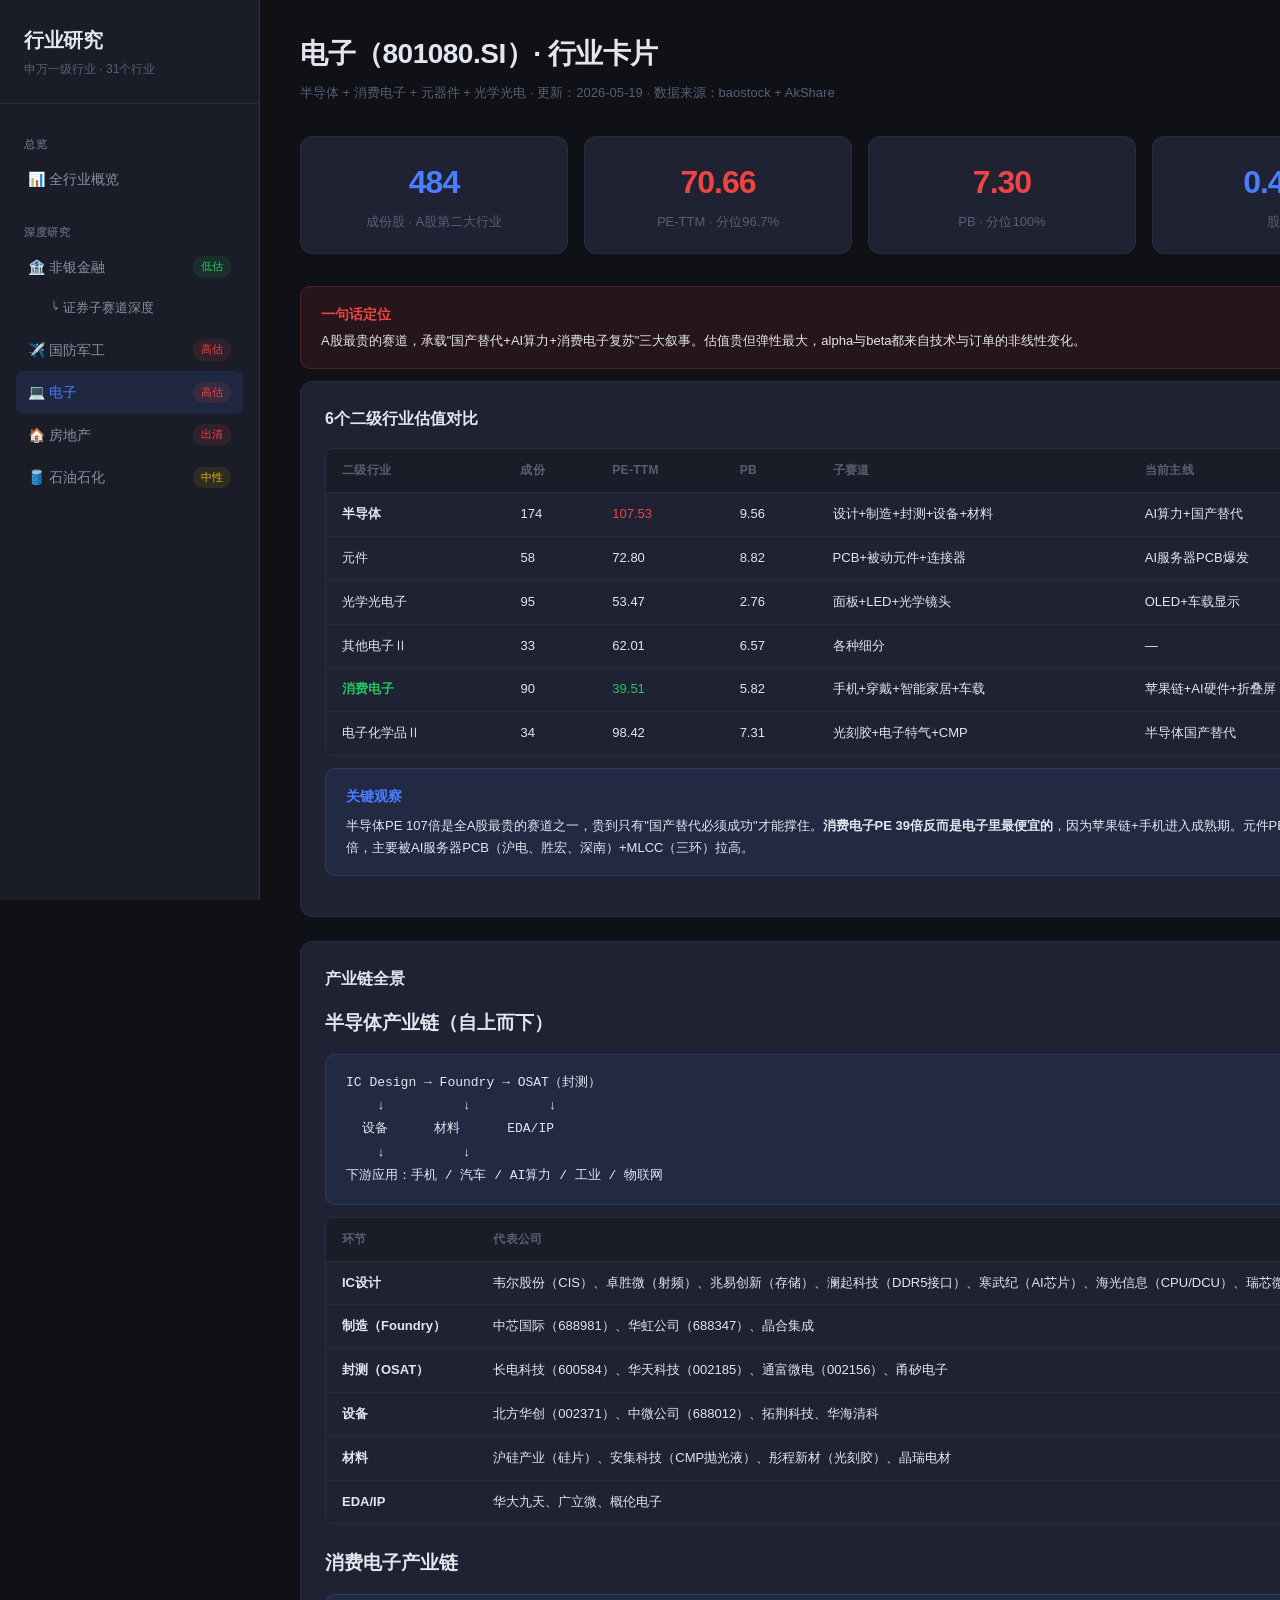
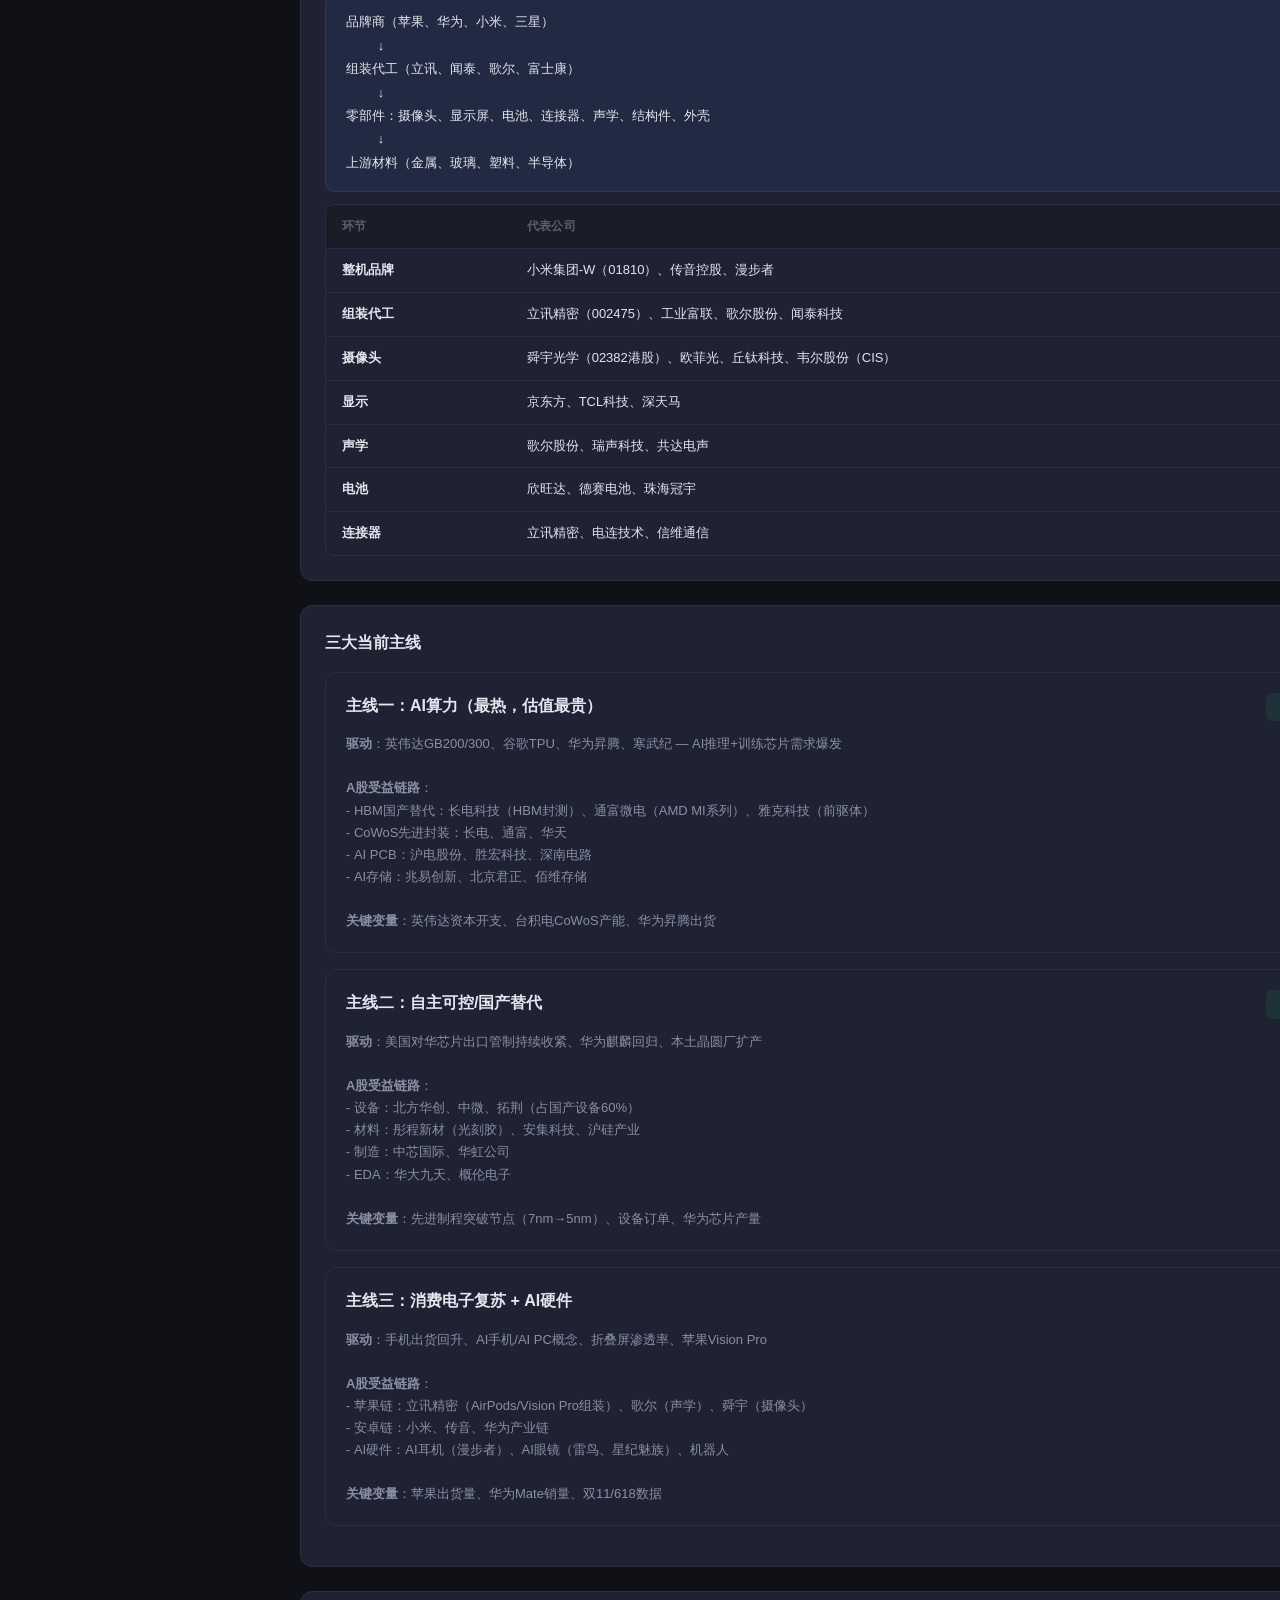
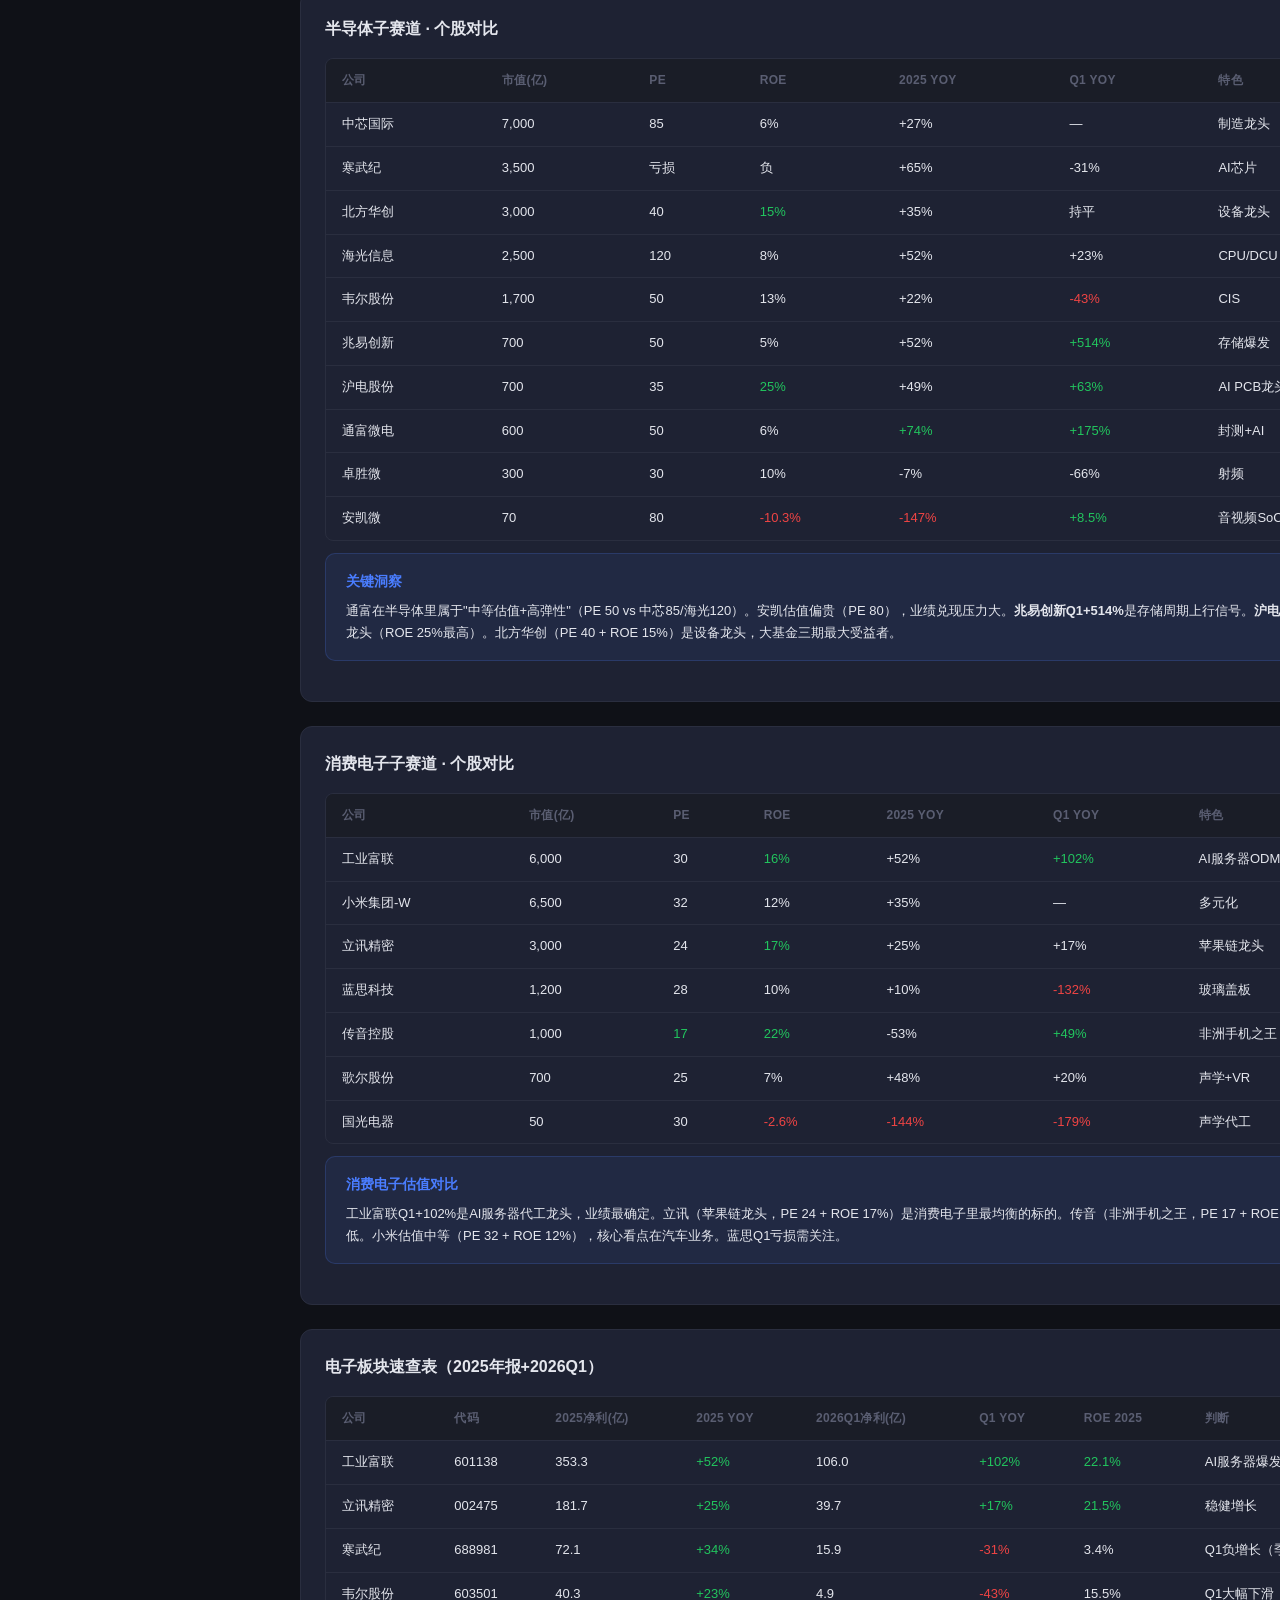
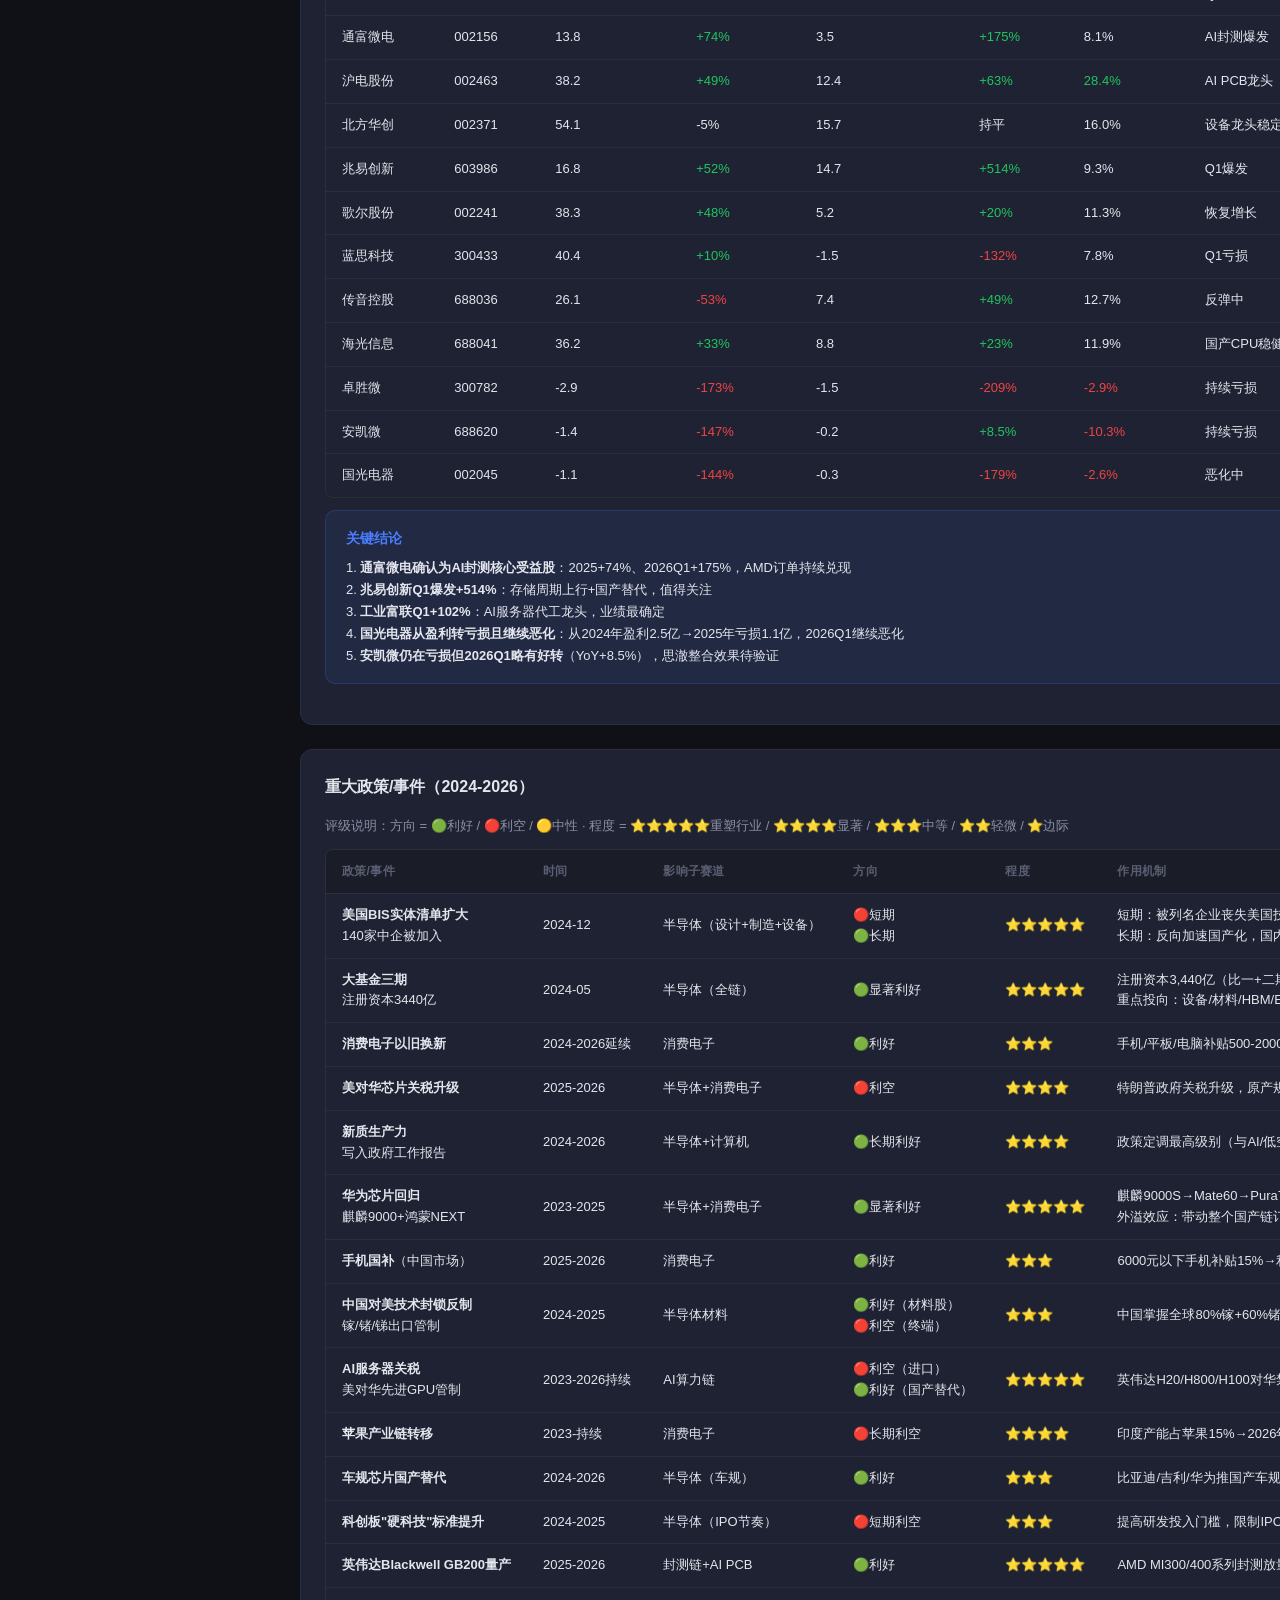
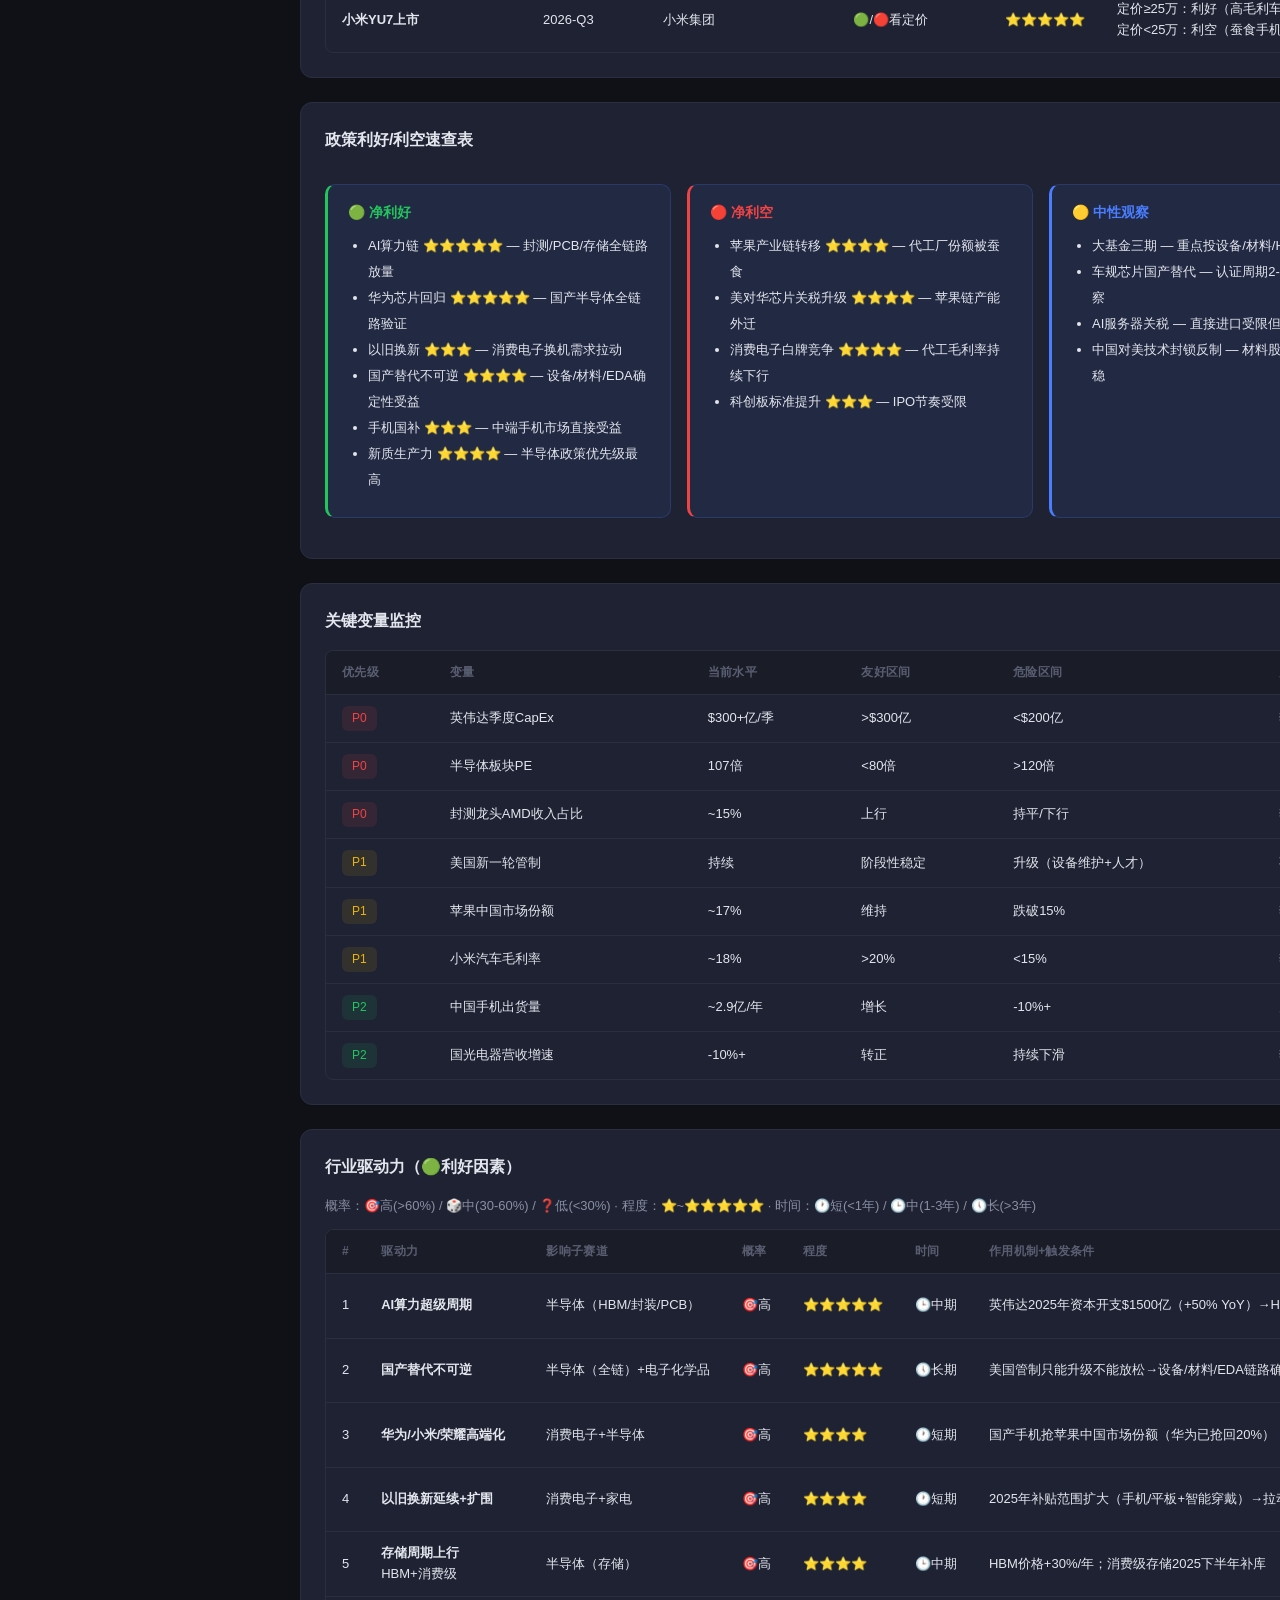
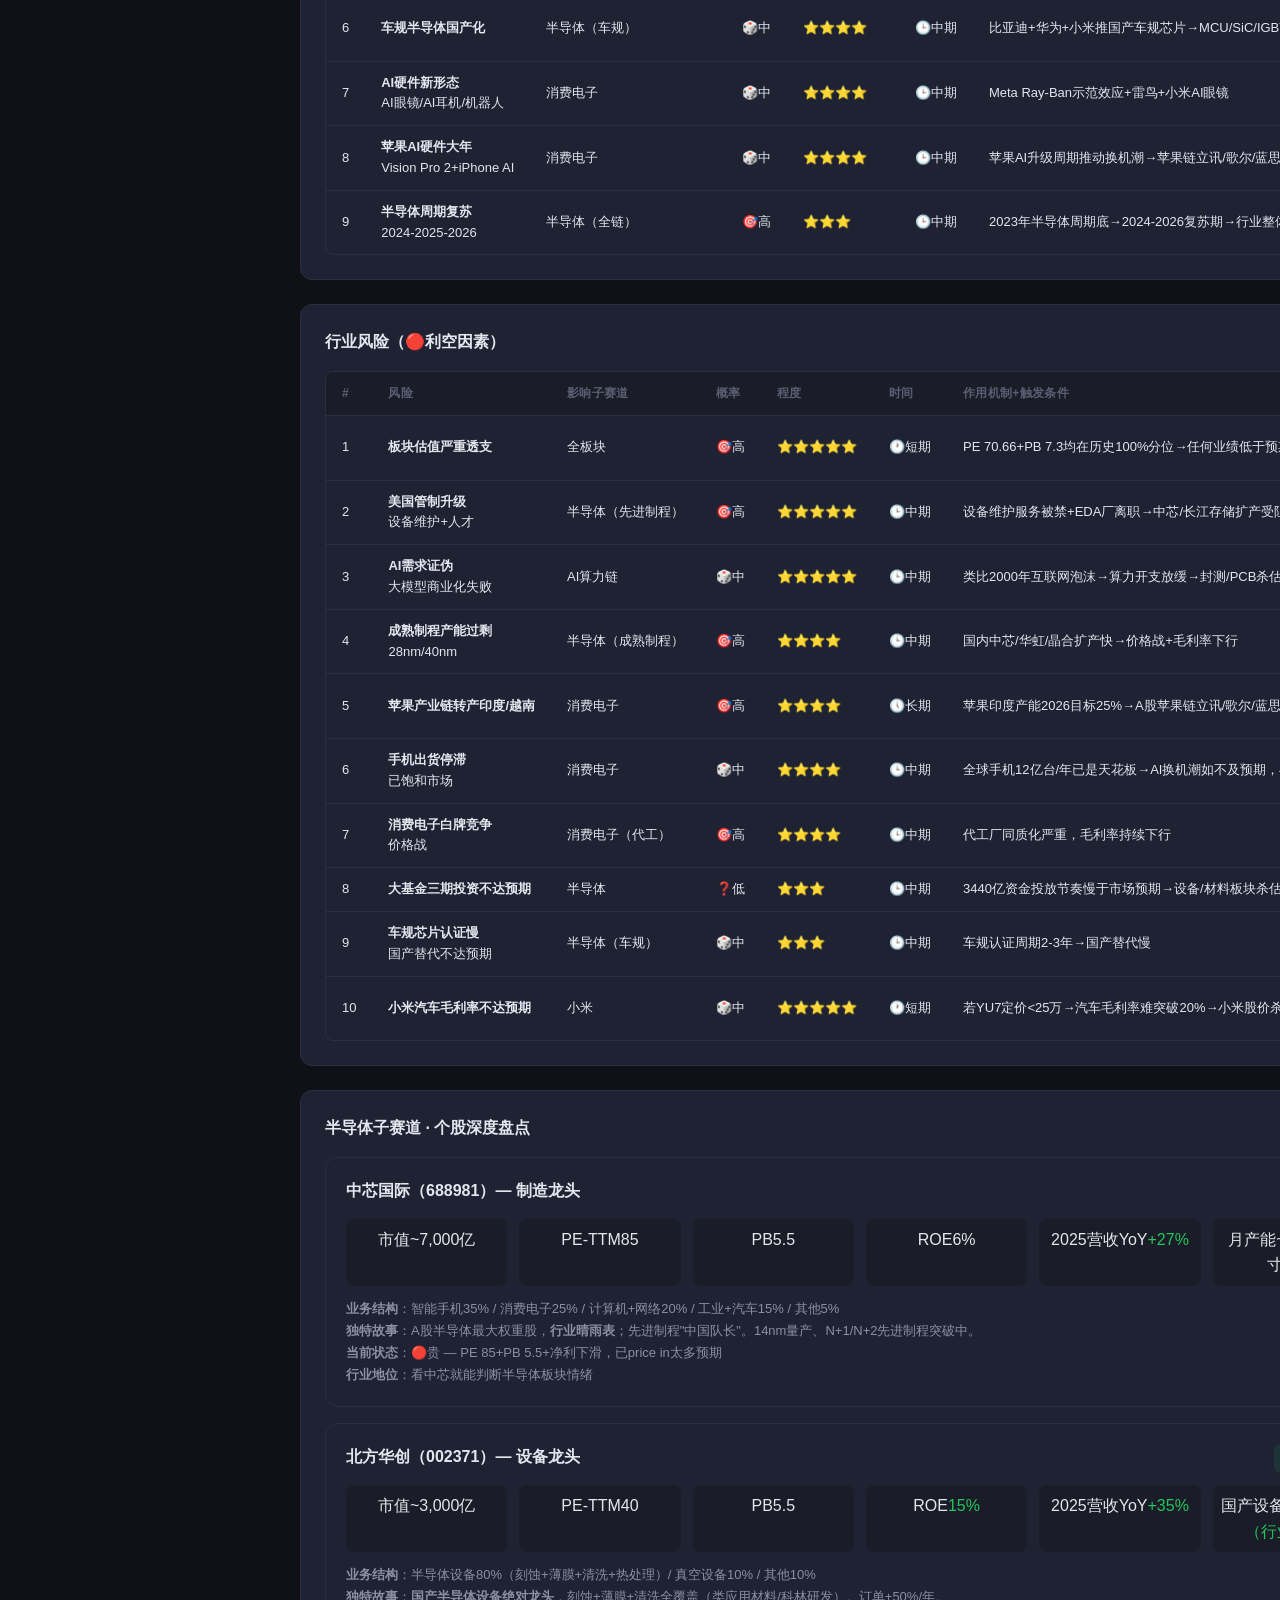
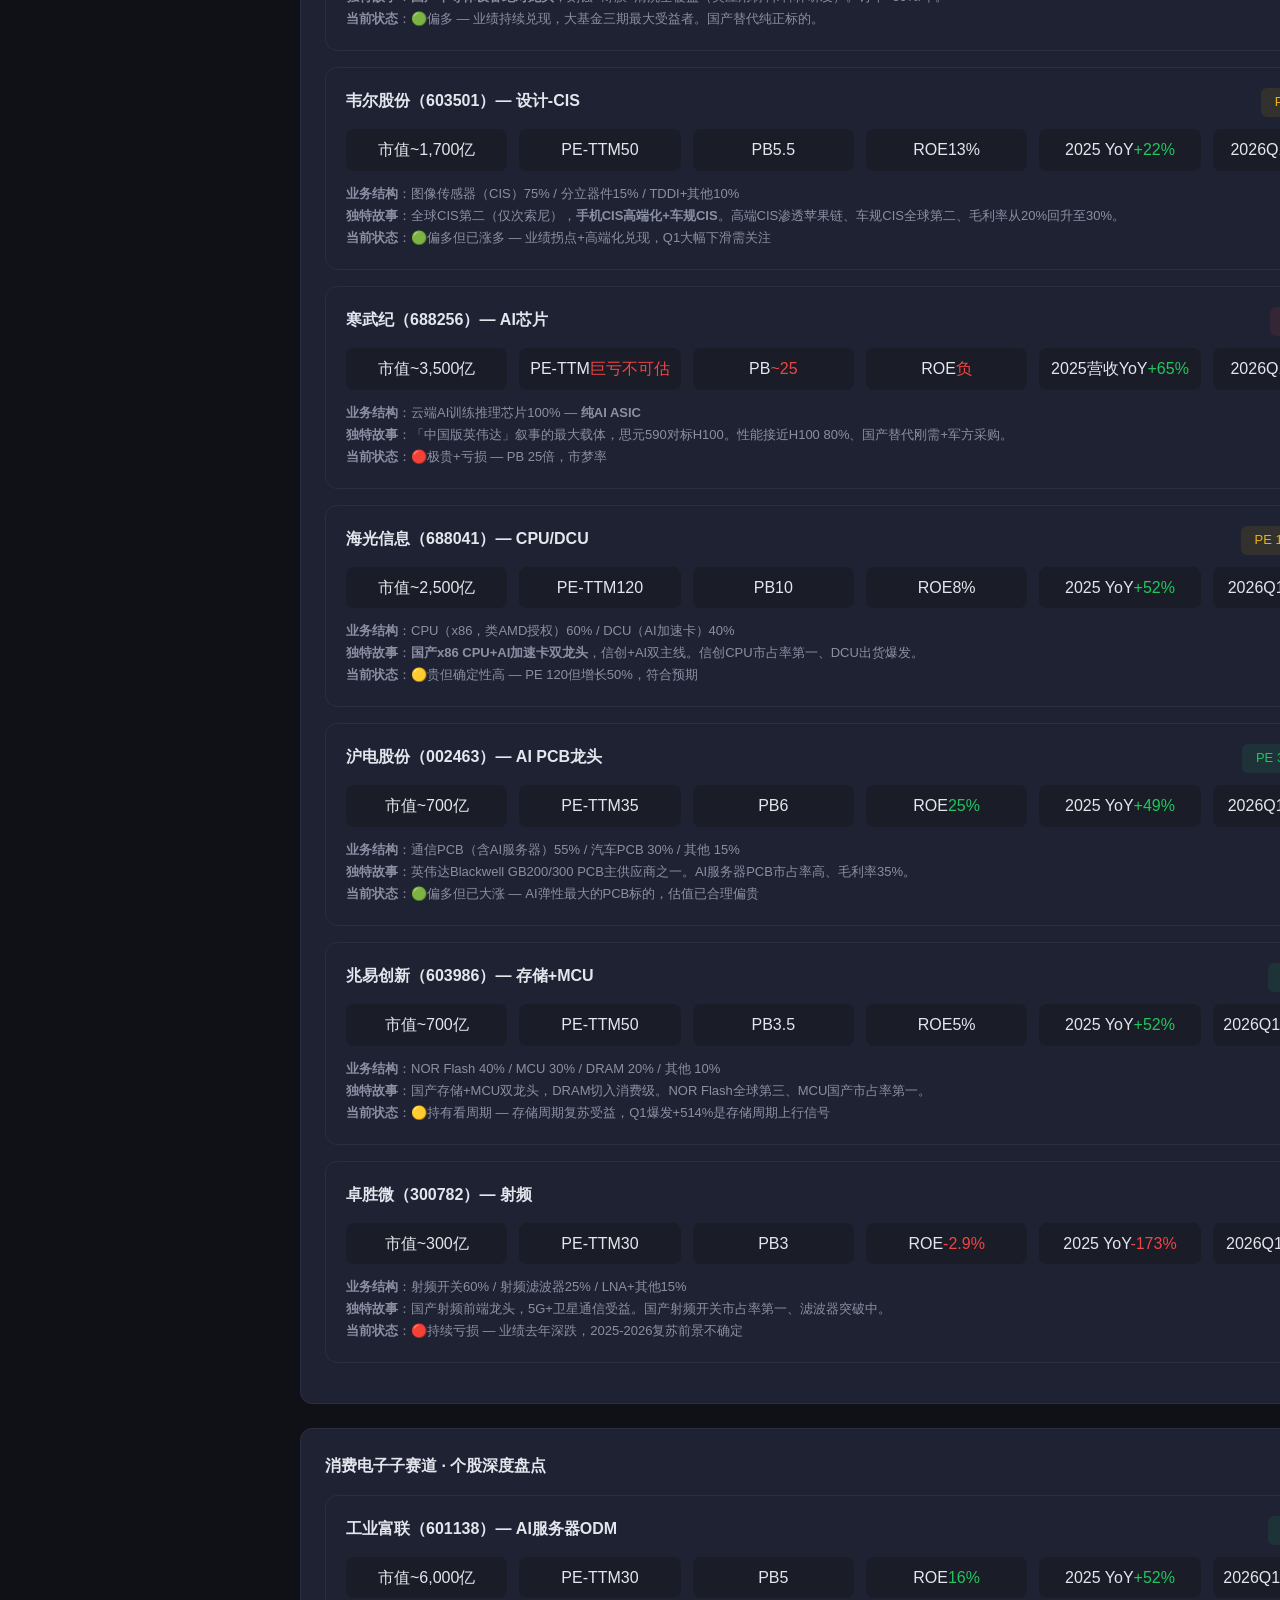
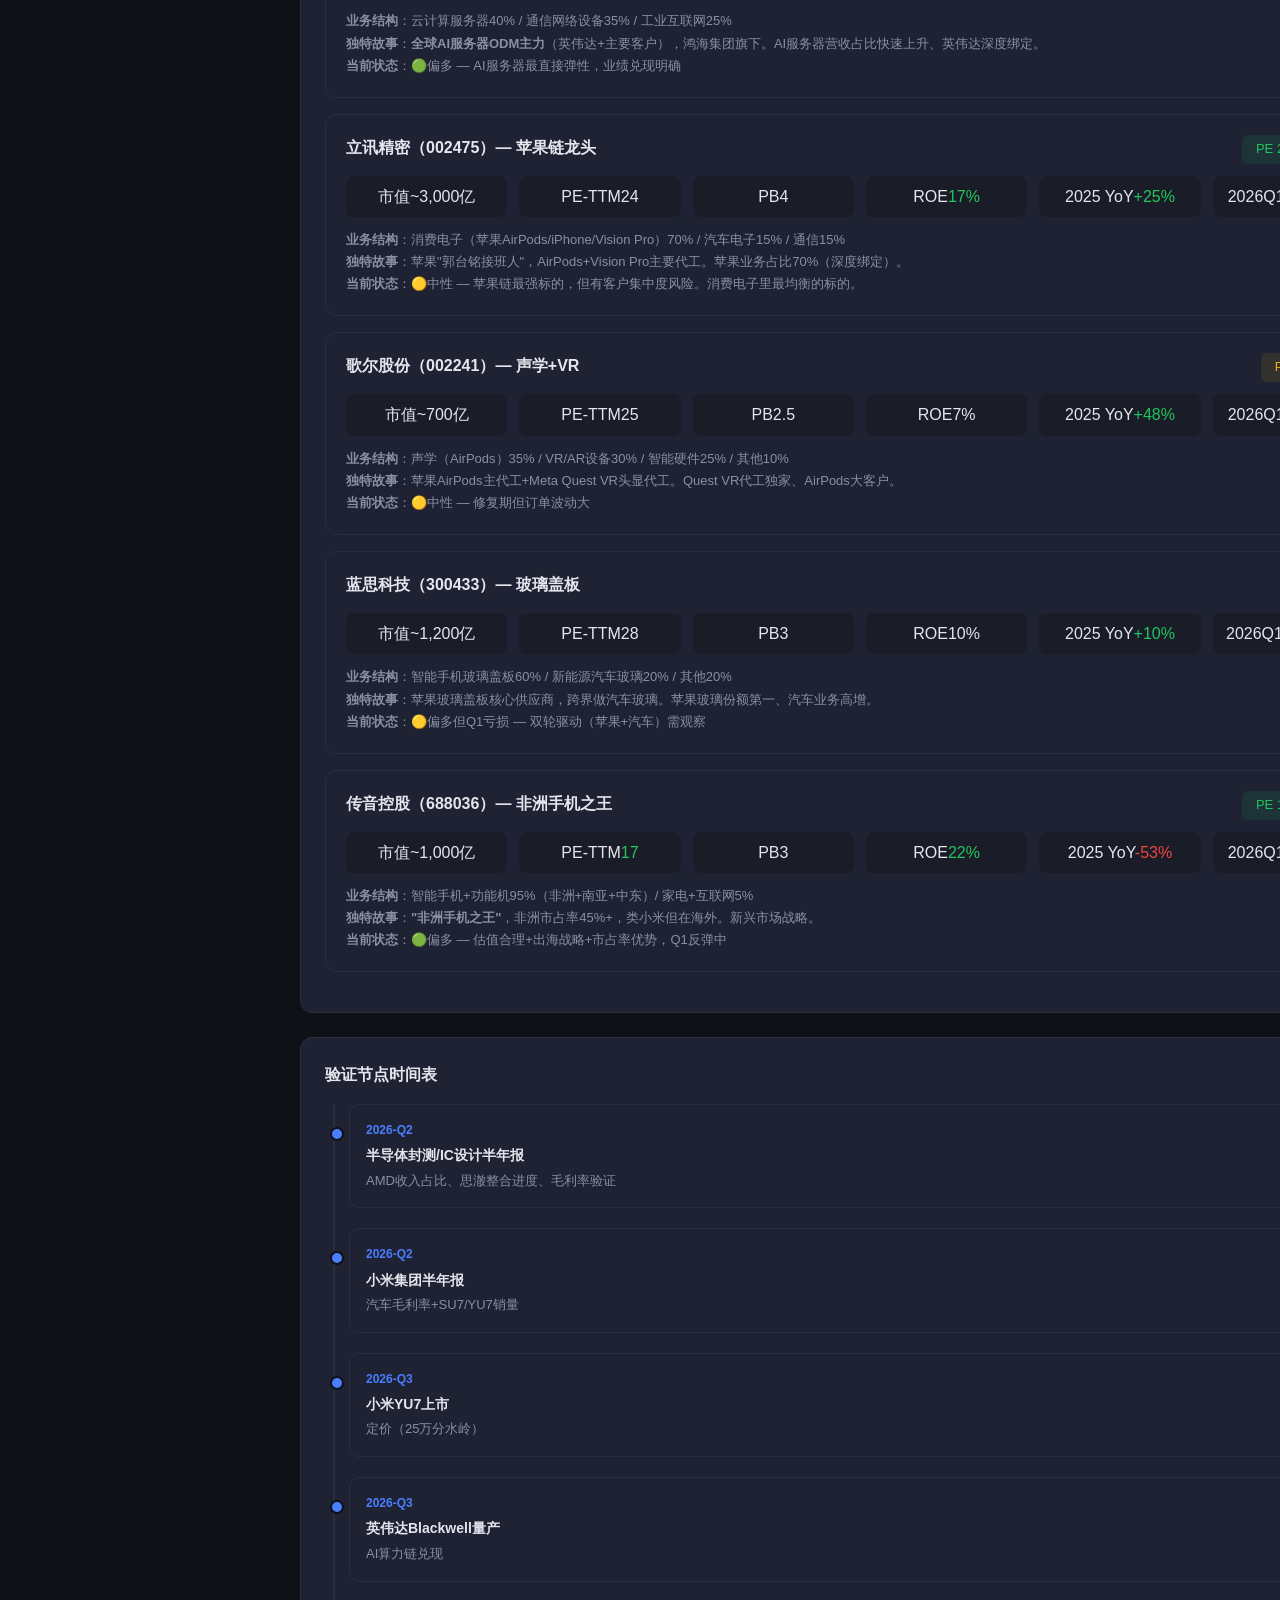
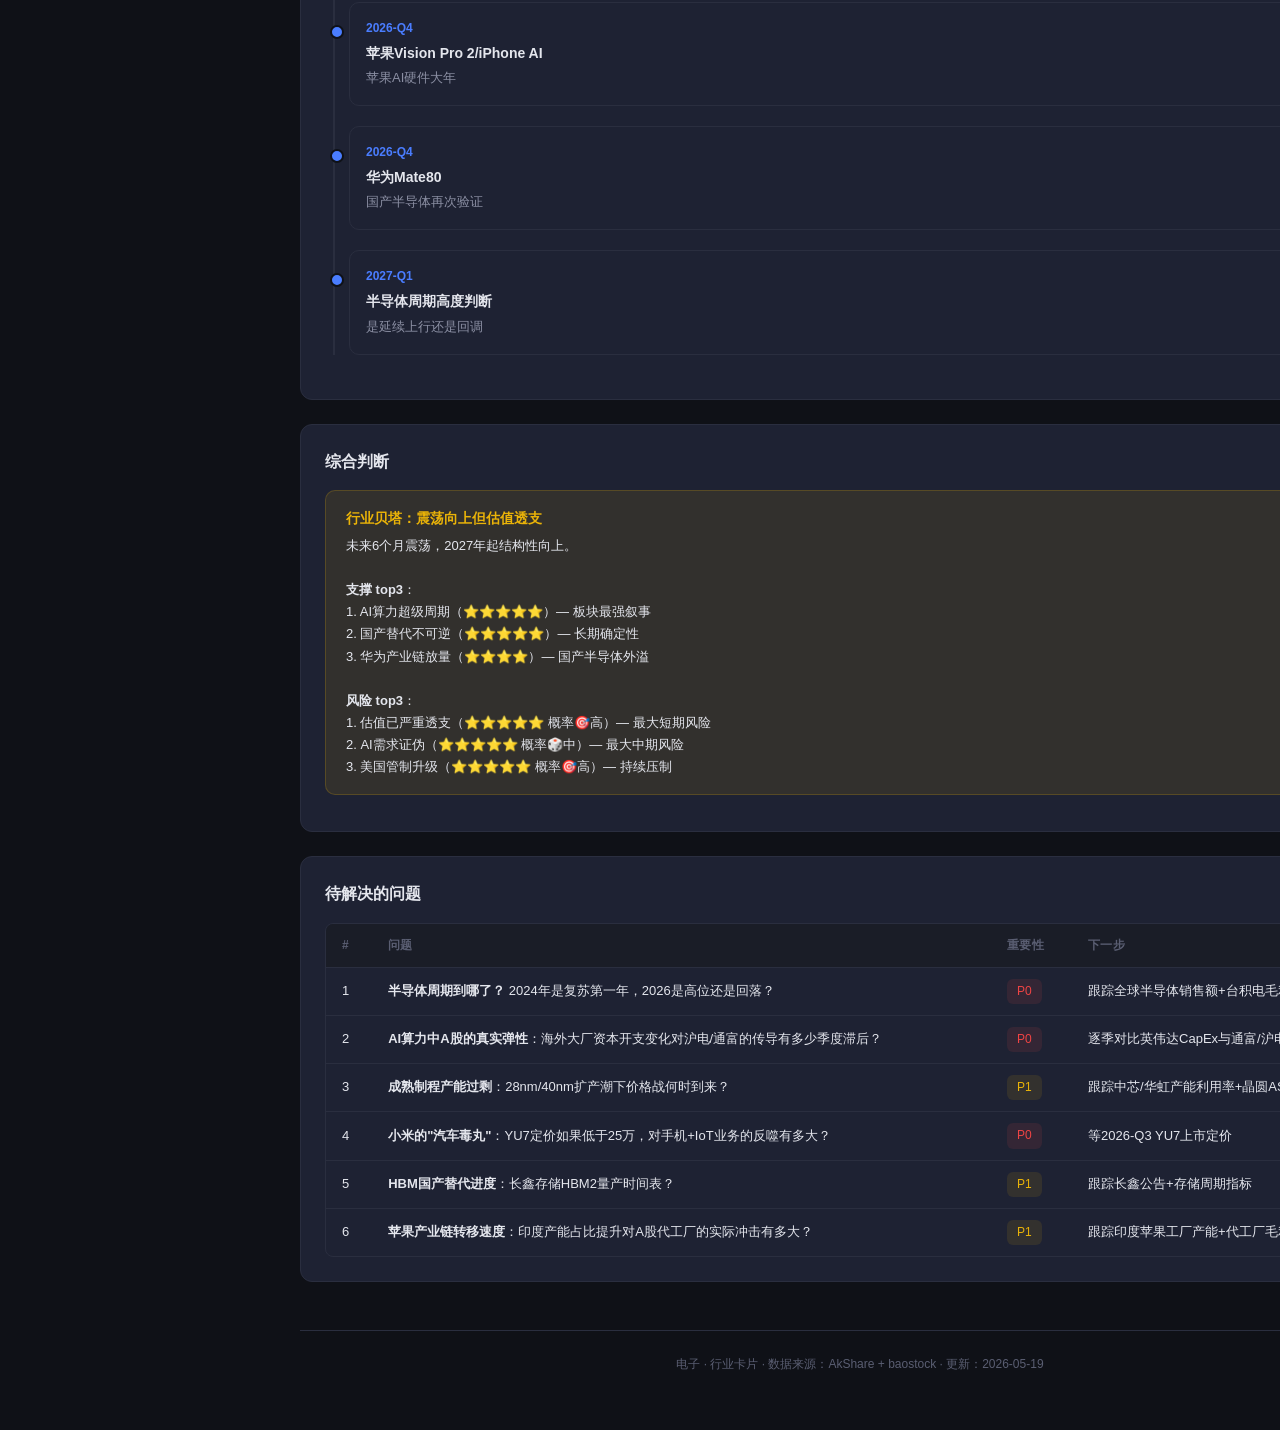
<file: electronics.html>
<!DOCTYPE html>
<html lang="zh-CN">
<head>
  <meta charset="UTF-8">
  <meta name="viewport" content="width=device-width, initial-scale=1.0">
  <title>电子 · 行业卡片</title>
  <link rel="stylesheet" href="css/style.css">
</head>
<body>
<button class="menu-toggle" onclick="toggleSidebar()">☰</button>
<div class="layout">
  <nav class="sidebar">
    <div class="sidebar-header">
      <h1>行业研究</h1>
      <div class="subtitle">申万一级行业 · 31个行业</div>
    </div>
    <div class="nav-section">
      <div class="nav-section-title">总览</div>
      <a href="index.html" class="nav-item">📊 全行业概览</a>

    </div>
    <div class="nav-section">
      <div class="nav-section-title">深度研究</div>
      <a href="nonbank-finance.html" class="nav-item">🏦 非银金融 <span class="badge green">低估</span></a>
      <a href="sub-securities.html" class="nav-item" style="padding-left:36px;font-size:13px">↳ 证券子赛道深度</a>
      <a href="defense.html" class="nav-item">✈️ 国防军工 <span class="badge red">高估</span></a>
      <a href="electronics.html" class="nav-item active">💻 电子 <span class="badge red">高估</span></a>
      <a href="real-estate.html" class="nav-item">🏠 房地产 <span class="badge red">出清</span></a>
      <a href="oil.html" class="nav-item">🛢️ 石油石化 <span class="badge yellow">中性</span></a>
    </div>
  </nav>

  <div class="main-content">
    <div class="page-header fade-in">
      <h2>电子（801080.SI）· 行业卡片</h2>
      <div class="meta">半导体 + 消费电子 + 元器件 + 光学光电 · 更新：2026-05-19 · 数据来源：baostock + AkShare</div>
    </div>

    <!-- 30秒概览 -->
    <div class="stats-row fade-in">
      <div class="stat-card"><div class="stat-value" style="color:var(--accent)">484</div><div class="stat-label">成份股 · A股第二大行业</div></div>
      <div class="stat-card"><div class="stat-value red">70.66</div><div class="stat-label">PE-TTM · 分位96.7%</div></div>
      <div class="stat-card"><div class="stat-value red">7.30</div><div class="stat-label">PB · 分位100%</div></div>
      <div class="stat-card"><div class="stat-value" style="color:var(--accent)">0.44%</div><div class="stat-label">股息率</div></div>
    </div>

    <div class="verdict-box bearish fade-in">
      <div class="verdict-title">一句话定位</div>
      A股最贵的赛道，承载"国产替代+AI算力+消费电子复苏"三大叙事。估值贵但弹性最大，alpha与beta都来自技术与订单的非线性变化。
    </div>

    <!-- 6个二级行业 -->
    <div class="card fade-in">
      <div class="card-header"><span class="card-title">6个二级行业估值对比</span></div>
      <div class="table-wrapper">
        <table>
          <thead><tr><th>二级行业</th><th>成份</th><th>PE-TTM</th><th>PB</th><th>子赛道</th><th>当前主线</th></tr></thead>
          <tbody>
            <tr><td><strong>半导体</strong></td><td>174</td><td style="color:var(--red)">107.53</td><td>9.56</td><td>设计+制造+封测+设备+材料</td><td>AI算力+国产替代</td></tr>
            <tr><td>元件</td><td>58</td><td>72.80</td><td>8.82</td><td>PCB+被动元件+连接器</td><td>AI服务器PCB爆发</td></tr>
            <tr><td>光学光电子</td><td>95</td><td>53.47</td><td>2.76</td><td>面板+LED+光学镜头</td><td>OLED+车载显示</td></tr>
            <tr><td>其他电子Ⅱ</td><td>33</td><td>62.01</td><td>6.57</td><td>各种细分</td><td>—</td></tr>
            <tr><td style="color:var(--green)"><strong>消费电子</strong></td><td>90</td><td style="color:var(--green)">39.51</td><td>5.82</td><td>手机+穿戴+智能家居+车载</td><td>苹果链+AI硬件+折叠屏</td></tr>
            <tr><td>电子化学品Ⅱ</td><td>34</td><td>98.42</td><td>7.31</td><td>光刻胶+电子特气+CMP</td><td>半导体国产替代</td></tr>
          </tbody>
        </table>
      </div>
      <div class="insight-box" style="margin-top:12px">
        <div class="insight-title">关键观察</div>
        半导体PE 107倍是全A股最贵的赛道之一，贵到只有"国产替代必须成功"才能撑住。<strong>消费电子PE 39倍反而是电子里最便宜的</strong>，因为苹果链+手机进入成熟期。元件PE 72倍+PB 8.82倍，主要被AI服务器PCB（沪电、胜宏、深南）+MLCC（三环）拉高。
      </div>
    </div>

    <!-- 产业链全景 -->
    <div class="card fade-in">
      <div class="card-header"><span class="card-title">产业链全景</span></div>

      <h3 style="margin:16px 0 8px">半导体产业链（自上而下）</h3>
      <div class="insight-box" style="margin-bottom:12px">
        <div style="font-family:monospace;font-size:13px;line-height:1.8">
          IC Design → Foundry → OSAT（封测）<br>
          &nbsp;&nbsp;&nbsp;&nbsp;↓&nbsp;&nbsp;&nbsp;&nbsp;&nbsp;&nbsp;&nbsp;&nbsp;&nbsp;&nbsp;↓&nbsp;&nbsp;&nbsp;&nbsp;&nbsp;&nbsp;&nbsp;&nbsp;&nbsp;&nbsp;↓<br>
          &nbsp;&nbsp;设备&nbsp;&nbsp;&nbsp;&nbsp;&nbsp;&nbsp;材料&nbsp;&nbsp;&nbsp;&nbsp;&nbsp;&nbsp;EDA/IP<br>
          &nbsp;&nbsp;&nbsp;&nbsp;↓&nbsp;&nbsp;&nbsp;&nbsp;&nbsp;&nbsp;&nbsp;&nbsp;&nbsp;&nbsp;↓<br>
          下游应用：手机 / 汽车 / AI算力 / 工业 / 物联网
        </div>
      </div>
      <div class="table-wrapper">
        <table>
          <thead><tr><th>环节</th><th>代表公司</th></tr></thead>
          <tbody>
            <tr><td><strong>IC设计</strong></td><td>韦尔股份（CIS）、卓胜微（射频）、兆易创新（存储）、澜起科技（DDR5接口）、寒武纪（AI芯片）、海光信息（CPU/DCU）、瑞芯微</td></tr>
            <tr><td><strong>制造（Foundry）</strong></td><td>中芯国际（688981）、华虹公司（688347）、晶合集成</td></tr>
            <tr><td><strong>封测（OSAT）</strong></td><td>长电科技（600584）、华天科技（002185）、通富微电（002156）、甬矽电子</td></tr>
            <tr><td><strong>设备</strong></td><td>北方华创（002371）、中微公司（688012）、拓荆科技、华海清科</td></tr>
            <tr><td><strong>材料</strong></td><td>沪硅产业（硅片）、安集科技（CMP抛光液）、彤程新材（光刻胶）、晶瑞电材</td></tr>
            <tr><td><strong>EDA/IP</strong></td><td>华大九天、广立微、概伦电子</td></tr>
          </tbody>
        </table>
      </div>

      <h3 style="margin:24px 0 8px">消费电子产业链</h3>
      <div class="insight-box" style="margin-bottom:12px">
        <div style="font-family:monospace;font-size:13px;line-height:1.8">
          品牌商（苹果、华为、小米、三星）<br>
          &nbsp;&nbsp;&nbsp;&nbsp;↓<br>
          组装代工（立讯、闻泰、歌尔、富士康）<br>
          &nbsp;&nbsp;&nbsp;&nbsp;↓<br>
          零部件：摄像头、显示屏、电池、连接器、声学、结构件、外壳<br>
          &nbsp;&nbsp;&nbsp;&nbsp;↓<br>
          上游材料（金属、玻璃、塑料、半导体）
        </div>
      </div>
      <div class="table-wrapper">
        <table>
          <thead><tr><th>环节</th><th>代表公司</th></tr></thead>
          <tbody>
            <tr><td><strong>整机品牌</strong></td><td>小米集团-W（01810）、传音控股、漫步者</td></tr>
            <tr><td><strong>组装代工</strong></td><td>立讯精密（002475）、工业富联、歌尔股份、闻泰科技</td></tr>
            <tr><td><strong>摄像头</strong></td><td>舜宇光学（02382港股）、欧菲光、丘钛科技、韦尔股份（CIS）</td></tr>
            <tr><td><strong>显示</strong></td><td>京东方、TCL科技、深天马</td></tr>
            <tr><td><strong>声学</strong></td><td>歌尔股份、瑞声科技、共达电声</td></tr>
            <tr><td><strong>电池</strong></td><td>欣旺达、德赛电池、珠海冠宇</td></tr>
            <tr><td><strong>连接器</strong></td><td>立讯精密、电连技术、信维通信</td></tr>
          </tbody>
        </table>
      </div>
    </div>

    <!-- 三大主线 -->
    <div class="card fade-in">
      <div class="card-header"><span class="card-title">三大当前主线</span></div>

      <div class="stock-profile">
        <div class="profile-header">
          <div><span class="profile-name">主线一：AI算力（最热，估值最贵）</span></div>
          <span class="tag tag-lg green">⭐⭐⭐⭐⭐</span>
        </div>
        <div class="profile-desc">
          <strong>驱动</strong>：英伟达GB200/300、谷歌TPU、华为昇腾、寒武纪 — AI推理+训练芯片需求爆发<br><br>
          <strong>A股受益链路</strong>：<br>
          - HBM国产替代：长电科技（HBM封测）、通富微电（AMD MI系列）、雅克科技（前驱体）<br>
          - CoWoS先进封装：长电、通富、华天<br>
          - AI PCB：沪电股份、胜宏科技、深南电路<br>
          - AI存储：兆易创新、北京君正、佰维存储<br><br>
          <strong>关键变量</strong>：英伟达资本开支、台积电CoWoS产能、华为昇腾出货
        </div>
      </div>

      <div class="stock-profile">
        <div class="profile-header">
          <div><span class="profile-name">主线二：自主可控/国产替代</span></div>
          <span class="tag tag-lg green">⭐⭐⭐⭐⭐</span>
        </div>
        <div class="profile-desc">
          <strong>驱动</strong>：美国对华芯片出口管制持续收紧、华为麒麟回归、本土晶圆厂扩产<br><br>
          <strong>A股受益链路</strong>：<br>
          - 设备：北方华创、中微、拓荆（占国产设备60%）<br>
          - 材料：彤程新材（光刻胶）、安集科技、沪硅产业<br>
          - 制造：中芯国际、华虹公司<br>
          - EDA：华大九天、概伦电子<br><br>
          <strong>关键变量</strong>：先进制程突破节点（7nm→5nm）、设备订单、华为芯片产量
        </div>
      </div>

      <div class="stock-profile">
        <div class="profile-header">
          <div><span class="profile-name">主线三：消费电子复苏 + AI硬件</span></div>
          <span class="tag tag-lg yellow">⭐⭐⭐⭐</span>
        </div>
        <div class="profile-desc">
          <strong>驱动</strong>：手机出货回升、AI手机/AI PC概念、折叠屏渗透率、苹果Vision Pro<br><br>
          <strong>A股受益链路</strong>：<br>
          - 苹果链：立讯精密（AirPods/Vision Pro组装）、歌尔（声学）、舜宇（摄像头）<br>
          - 安卓链：小米、传音、华为产业链<br>
          - AI硬件：AI耳机（漫步者）、AI眼镜（雷鸟、星纪魅族）、机器人<br><br>
          <strong>关键变量</strong>：苹果出货量、华为Mate销量、双11/618数据
        </div>
      </div>
    </div>

    <!-- 半导体横向对比 -->
    <div class="card fade-in">
      <div class="card-header"><span class="card-title">半导体子赛道 · 个股对比</span></div>
      <div class="table-wrapper">
        <table>
          <thead><tr><th>公司</th><th>市值(亿)</th><th>PE</th><th>ROE</th><th>2025 YoY</th><th>Q1 YoY</th><th>特色</th></tr></thead>
          <tbody>
            <tr><td>中芯国际</td><td>7,000</td><td>85</td><td>6%</td><td>+27%</td><td>—</td><td>制造龙头</td></tr>
            <tr><td>寒武纪</td><td>3,500</td><td>亏损</td><td>负</td><td>+65%</td><td>-31%</td><td>AI芯片</td></tr>
            <tr><td>北方华创</td><td>3,000</td><td>40</td><td style="color:var(--green)">15%</td><td>+35%</td><td>持平</td><td>设备龙头</td></tr>
            <tr><td>海光信息</td><td>2,500</td><td>120</td><td>8%</td><td>+52%</td><td>+23%</td><td>CPU/DCU</td></tr>
            <tr><td>韦尔股份</td><td>1,700</td><td>50</td><td>13%</td><td>+22%</td><td style="color:var(--red)">-43%</td><td>CIS</td></tr>
            <tr><td>兆易创新</td><td>700</td><td>50</td><td>5%</td><td>+52%</td><td style="color:var(--green)">+514%</td><td>存储爆发</td></tr>
            <tr><td>沪电股份</td><td>700</td><td>35</td><td style="color:var(--green)">25%</td><td>+49%</td><td style="color:var(--green)">+63%</td><td>AI PCB龙头</td></tr>
            <tr><td>通富微电</td><td>600</td><td>50</td><td>6%</td><td style="color:var(--green)">+74%</td><td style="color:var(--green)">+175%</td><td>封测+AI</td></tr>
            <tr><td>卓胜微</td><td>300</td><td>30</td><td>10%</td><td>-7%</td><td>-66%</td><td>射频</td></tr>
            <tr><td>安凯微</td><td>70</td><td>80</td><td style="color:var(--red)">-10.3%</td><td style="color:var(--red)">-147%</td><td style="color:var(--green)">+8.5%</td><td>音视频SoC</td></tr>
          </tbody>
        </table>
      </div>
      <div class="insight-box" style="margin-top:12px">
        <div class="insight-title">关键洞察</div>
        通富在半导体里属于"中等估值+高弹性"（PE 50 vs 中芯85/海光120）。安凯估值偏贵（PE 80），业绩兑现压力大。<strong>兆易创新Q1+514%</strong>是存储周期上行信号。<strong>沪电股份</strong>是AI PCB龙头（ROE 25%最高）。北方华创（PE 40 + ROE 15%）是设备龙头，大基金三期最大受益者。
      </div>
    </div>

    <!-- 消费电子对比 -->
    <div class="card fade-in">
      <div class="card-header"><span class="card-title">消费电子子赛道 · 个股对比</span></div>
      <div class="table-wrapper">
        <table>
          <thead><tr><th>公司</th><th>市值(亿)</th><th>PE</th><th>ROE</th><th>2025 YoY</th><th>Q1 YoY</th><th>特色</th></tr></thead>
          <tbody>
            <tr><td>工业富联</td><td>6,000</td><td>30</td><td style="color:var(--green)">16%</td><td>+52%</td><td style="color:var(--green)">+102%</td><td>AI服务器ODM</td></tr>
            <tr><td>小米集团-W</td><td>6,500</td><td>32</td><td>12%</td><td>+35%</td><td>—</td><td>多元化</td></tr>
            <tr><td>立讯精密</td><td>3,000</td><td>24</td><td style="color:var(--green)">17%</td><td>+25%</td><td>+17%</td><td>苹果链龙头</td></tr>
            <tr><td>蓝思科技</td><td>1,200</td><td>28</td><td>10%</td><td>+10%</td><td style="color:var(--red)">-132%</td><td>玻璃盖板</td></tr>
            <tr><td>传音控股</td><td>1,000</td><td style="color:var(--green)">17</td><td style="color:var(--green)">22%</td><td>-53%</td><td style="color:var(--green)">+49%</td><td>非洲手机之王</td></tr>
            <tr><td>歌尔股份</td><td>700</td><td>25</td><td>7%</td><td>+48%</td><td>+20%</td><td>声学+VR</td></tr>
            <tr><td>国光电器</td><td>50</td><td>30</td><td style="color:var(--red)">-2.6%</td><td style="color:var(--red)">-144%</td><td style="color:var(--red)">-179%</td><td>声学代工</td></tr>
          </tbody>
        </table>
      </div>
      <div class="insight-box" style="margin-top:12px">
        <div class="insight-title">消费电子估值对比</div>
        工业富联Q1+102%是AI服务器代工龙头，业绩最确定。立讯（苹果链龙头，PE 24 + ROE 17%）是消费电子里最均衡的标的。传音（非洲手机之王，PE 17 + ROE 22%）估值最低。小米估值中等（PE 32 + ROE 12%），核心看点在汽车业务。蓝思Q1亏损需关注。
      </div>
    </div>

    <!-- 电子板块速查表 -->
    <div class="card fade-in">
      <div class="card-header"><span class="card-title">电子板块速查表（2025年报+2026Q1）</span></div>
      <div class="table-wrapper">
        <table>
          <thead><tr><th>公司</th><th>代码</th><th>2025净利(亿)</th><th>2025 YoY</th><th>2026Q1净利(亿)</th><th>Q1 YoY</th><th>ROE 2025</th><th>判断</th></tr></thead>
          <tbody>
            <tr><td>工业富联</td><td>601138</td><td>353.3</td><td style="color:var(--green)">+52%</td><td>106.0</td><td style="color:var(--green)">+102%</td><td style="color:var(--green)">22.1%</td><td>AI服务器爆发</td></tr>
            <tr><td>立讯精密</td><td>002475</td><td>181.7</td><td style="color:var(--green)">+25%</td><td>39.7</td><td style="color:var(--green)">+17%</td><td style="color:var(--green)">21.5%</td><td>稳健增长</td></tr>
            <tr><td>寒武纪</td><td>688981</td><td>72.1</td><td style="color:var(--green)">+34%</td><td>15.9</td><td style="color:var(--red)">-31%</td><td>3.4%</td><td>Q1负增长（季节性）</td></tr>
            <tr><td>韦尔股份</td><td>603501</td><td>40.3</td><td style="color:var(--green)">+23%</td><td>4.9</td><td style="color:var(--red)">-43%</td><td>15.5%</td><td>Q1大幅下滑</td></tr>
            <tr><td>通富微电</td><td>002156</td><td>13.8</td><td style="color:var(--green)">+74%</td><td>3.5</td><td style="color:var(--green)">+175%</td><td>8.1%</td><td>AI封测爆发</td></tr>
            <tr><td>沪电股份</td><td>002463</td><td>38.2</td><td style="color:var(--green)">+49%</td><td>12.4</td><td style="color:var(--green)">+63%</td><td style="color:var(--green)">28.4%</td><td>AI PCB龙头</td></tr>
            <tr><td>北方华创</td><td>002371</td><td>54.1</td><td>-5%</td><td>15.7</td><td>持平</td><td>16.0%</td><td>设备龙头稳定</td></tr>
            <tr><td>兆易创新</td><td>603986</td><td>16.8</td><td style="color:var(--green)">+52%</td><td>14.7</td><td style="color:var(--green)">+514%</td><td>9.3%</td><td>Q1爆发</td></tr>
            <tr><td>歌尔股份</td><td>002241</td><td>38.3</td><td style="color:var(--green)">+48%</td><td>5.2</td><td style="color:var(--green)">+20%</td><td>11.3%</td><td>恢复增长</td></tr>
            <tr><td>蓝思科技</td><td>300433</td><td>40.4</td><td style="color:var(--green)">+10%</td><td>-1.5</td><td style="color:var(--red)">-132%</td><td>7.8%</td><td>Q1亏损</td></tr>
            <tr><td>传音控股</td><td>688036</td><td>26.1</td><td style="color:var(--red)">-53%</td><td>7.4</td><td style="color:var(--green)">+49%</td><td>12.7%</td><td>反弹中</td></tr>
            <tr><td>海光信息</td><td>688041</td><td>36.2</td><td style="color:var(--green)">+33%</td><td>8.8</td><td style="color:var(--green)">+23%</td><td>11.9%</td><td>国产CPU稳健</td></tr>
            <tr><td>卓胜微</td><td>300782</td><td>-2.9</td><td style="color:var(--red)">-173%</td><td>-1.5</td><td style="color:var(--red)">-209%</td><td style="color:var(--red)">-2.9%</td><td>持续亏损</td></tr>
            <tr><td>安凯微</td><td>688620</td><td>-1.4</td><td style="color:var(--red)">-147%</td><td>-0.2</td><td style="color:var(--green)">+8.5%</td><td style="color:var(--red)">-10.3%</td><td>持续亏损</td></tr>
            <tr><td>国光电器</td><td>002045</td><td>-1.1</td><td style="color:var(--red)">-144%</td><td>-0.3</td><td style="color:var(--red)">-179%</td><td style="color:var(--red)">-2.6%</td><td>恶化中</td></tr>
          </tbody>
        </table>
      </div>
      <div class="insight-box" style="margin-top:12px">
        <div class="insight-title">关键结论</div>
        1. <strong>通富微电确认为AI封测核心受益股</strong>：2025+74%、2026Q1+175%，AMD订单持续兑现<br>
        2. <strong>兆易创新Q1爆发+514%</strong>：存储周期上行+国产替代，值得关注<br>
        3. <strong>工业富联Q1+102%</strong>：AI服务器代工龙头，业绩最确定<br>
        4. <strong>国光电器从盈利转亏损且继续恶化</strong>：从2024年盈利2.5亿→2025年亏损1.1亿，2026Q1继续恶化<br>
        5. <strong>安凯微仍在亏损但2026Q1略有好转</strong>（YoY+8.5%），思澈整合效果待验证
      </div>
    </div>

    <!-- 政策环境 -->
    <div class="card fade-in">
      <div class="card-header"><span class="card-title">重大政策/事件（2024-2026）</span></div>
      <div style="font-size:13px;color:var(--text-secondary);margin-bottom:12px">
        评级说明：方向 = 🟢利好 / 🔴利空 / 🟡中性 · 程度 = ⭐⭐⭐⭐⭐重塑行业 / ⭐⭐⭐⭐显著 / ⭐⭐⭐中等 / ⭐⭐轻微 / ⭐边际
      </div>
      <div class="table-wrapper">
        <table>
          <thead><tr><th>政策/事件</th><th>时间</th><th>影响子赛道</th><th>方向</th><th>程度</th><th>作用机制</th><th>传导时滞</th></tr></thead>
          <tbody>
            <tr>
              <td><strong>美国BIS实体清单扩大</strong><br>140家中企被加入</td>
              <td>2024-12</td>
              <td>半导体（设计+制造+设备）</td>
              <td>🔴短期<br>🟢长期</td>
              <td>⭐⭐⭐⭐⭐</td>
              <td>短期：被列名企业丧失美国技术/EDA访问→长江存储/中芯先进制程受冲击<br>长期：反向加速国产化，国内设备/材料/EDA厂商订单暴增（北方华创+50%）</td>
              <td>短期立即<br>长期2-5年</td>
            </tr>
            <tr>
              <td><strong>大基金三期</strong><br>注册资本3440亿</td>
              <td>2024-05</td>
              <td>半导体（全链）</td>
              <td>🟢显著利好</td>
              <td>⭐⭐⭐⭐⭐</td>
              <td>注册资本3,440亿（比一+二期总和还多）<br>重点投向：设备/材料/HBM/EDA</td>
              <td>资金到位2-3年<br>业绩兑现3-5年</td>
            </tr>
            <tr>
              <td><strong>消费电子以旧换新</strong></td>
              <td>2024-2026延续</td>
              <td>消费电子</td>
              <td>🟢利好</td>
              <td>⭐⭐⭐</td>
              <td>手机/平板/电脑补贴500-2000元→拉动换机需求</td>
              <td>季度级见效</td>
            </tr>
            <tr>
              <td><strong>美对华芯片关税升级</strong></td>
              <td>2025-2026</td>
              <td>半导体+消费电子</td>
              <td>🔴利空</td>
              <td>⭐⭐⭐⭐</td>
              <td>特朗普政府关税升级，原产规则收紧→苹果链产能加速转移印度/越南→代工厂商被压价</td>
              <td>立即影响订单</td>
            </tr>
            <tr>
              <td><strong>新质生产力</strong><br>写入政府工作报告</td>
              <td>2024-2026</td>
              <td>半导体+计算机</td>
              <td>🟢长期利好</td>
              <td>⭐⭐⭐⭐</td>
              <td>政策定调最高级别（与AI/低空经济并列）→半导体在所有政策优先级中最高→估值有"政策溢价"</td>
              <td>中长期</td>
            </tr>
            <tr>
              <td><strong>华为芯片回归</strong><br>麒麟9000+鸿蒙NEXT</td>
              <td>2023-2025</td>
              <td>半导体+消费电子</td>
              <td>🟢显著利好</td>
              <td>⭐⭐⭐⭐⭐</td>
              <td>麒麟9000S→Mate60→Pura70→Mate70→国产半导体全链路验证<br>外溢效应：带动整个国产链订单</td>
              <td>已在进行中</td>
            </tr>
            <tr>
              <td><strong>手机国补</strong>（中国市场）</td>
              <td>2025-2026</td>
              <td>消费电子</td>
              <td>🟢利好</td>
              <td>⭐⭐⭐</td>
              <td>6000元以下手机补贴15%→利好中端市场（小米/荣耀/OPPO/vivo）</td>
              <td>立即见效</td>
            </tr>
            <tr>
              <td><strong>中国对美技术封锁反制</strong><br>镓/锗/锑出口管制</td>
              <td>2024-2025</td>
              <td>半导体材料</td>
              <td>🟢利好（材料股）<br>🔴利空（终端）</td>
              <td>⭐⭐⭐</td>
              <td>中国掌握全球80%镓+60%锗→反制美方→相关材料股受益但全行业供应链不稳定</td>
              <td>1-2年</td>
            </tr>
            <tr>
              <td><strong>AI服务器关税</strong><br>美对华先进GPU管制</td>
              <td>2023-2026持续</td>
              <td>AI算力链</td>
              <td>🔴利空（进口）<br>🟢利好（国产替代）</td>
              <td>⭐⭐⭐⭐⭐</td>
              <td>英伟达H20/H800/H100对华禁运→国产AI芯片需求暴增（寒武纪、海光、华为昇腾）</td>
              <td>立即影响</td>
            </tr>
            <tr>
              <td><strong>苹果产业链转移</strong></td>
              <td>2023-持续</td>
              <td>消费电子</td>
              <td>🔴长期利空</td>
              <td>⭐⭐⭐⭐</td>
              <td>印度产能占苹果15%→2026年目标25%→立讯/歌尔/蓝思份额受冲击→苹果议价权增强</td>
              <td>持续渐进</td>
            </tr>
            <tr>
              <td><strong>车规芯片国产替代</strong></td>
              <td>2024-2026</td>
              <td>半导体（车规）</td>
              <td>🟢利好</td>
              <td>⭐⭐⭐</td>
              <td>比亚迪/吉利/华为推国产车规芯片→MCU/SiC/IGBT/CIS受益</td>
              <td>2-3年</td>
            </tr>
            <tr>
              <td><strong>科创板"硬科技"标准提升</strong></td>
              <td>2024-2025</td>
              <td>半导体（IPO节奏）</td>
              <td>🔴短期利空</td>
              <td>⭐⭐⭐</td>
              <td>提高研发投入门槛，限制IPO节奏→新增半导体公司减少→存量公司估值受益</td>
              <td>已显现</td>
            </tr>
            <tr>
              <td><strong>英伟达Blackwell GB200量产</strong></td>
              <td>2025-2026</td>
              <td>封测链+AI PCB</td>
              <td>🟢利好</td>
              <td>⭐⭐⭐⭐⭐</td>
              <td>AMD MI300/400系列封测放量→通富AI收入占比有望从15%→30%</td>
              <td>量产中</td>
            </tr>
            <tr>
              <td><strong>小米YU7上市</strong></td>
              <td>2026-Q3</td>
              <td>小米集团</td>
              <td>🟢/🔴看定价</td>
              <td>⭐⭐⭐⭐⭐</td>
              <td>定价≥25万：利好（高毛利车型放量）<br>定价<25万：利空（蚕食手机利润+品牌下沉）</td>
              <td>待定</td>
            </tr>
          </tbody>
        </table>
      </div>
    </div>

    <!-- 政策利好/利空速查表 -->
    <div class="card fade-in">
      <div class="card-header"><span class="card-title">政策利好/利空速查表</span></div>
      <div style="display:grid;grid-template-columns:1fr 1fr 1fr;gap:16px">
        <div class="insight-box" style="border-left:3px solid var(--green)">
          <div class="insight-title" style="color:var(--green)">🟢 净利好</div>
          <ul style="margin:8px 0;padding-left:20px;font-size:13px;line-height:2">
            <li>AI算力链 ⭐⭐⭐⭐⭐ — 封测/PCB/存储全链路放量</li>
            <li>华为芯片回归 ⭐⭐⭐⭐⭐ — 国产半导体全链路验证</li>
            <li>以旧换新 ⭐⭐⭐ — 消费电子换机需求拉动</li>
            <li>国产替代不可逆 ⭐⭐⭐⭐ — 设备/材料/EDA确定性受益</li>
            <li>手机国补 ⭐⭐⭐ — 中端手机市场直接受益</li>
            <li>新质生产力 ⭐⭐⭐⭐ — 半导体政策优先级最高</li>
          </ul>
        </div>
        <div class="insight-box" style="border-left:3px solid var(--red)">
          <div class="insight-title" style="color:var(--red)">🔴 净利空</div>
          <ul style="margin:8px 0;padding-left:20px;font-size:13px;line-height:2">
            <li>苹果产业链转移 ⭐⭐⭐⭐ — 代工厂份额被蚕食</li>
            <li>美对华芯片关税升级 ⭐⭐⭐⭐ — 苹果链产能外迁</li>
            <li>消费电子白牌竞争 ⭐⭐⭐⭐ — 代工毛利率持续下行</li>
            <li>科创板标准提升 ⭐⭐⭐ — IPO节奏受限</li>
          </ul>
        </div>
        <div class="insight-box" style="border-left:3px solid var(--accent)">
          <div class="insight-title" style="color:var(--accent)">🟡 中性观察</div>
          <ul style="margin:8px 0;padding-left:20px;font-size:13px;line-height:2">
            <li>大基金三期 — 重点投设备/材料/HBM，非IC设计</li>
            <li>车规芯片国产替代 — 认证周期2-3年，进展待观察</li>
            <li>AI服务器关税 — 直接进口受限但国产替代受益</li>
            <li>中国对美技术封锁反制 — 材料股利好但供应链不稳</li>
          </ul>
        </div>
      </div>
    </div>

    <!-- 关键变量 -->
    <div class="card fade-in">
      <div class="card-header"><span class="card-title">关键变量监控</span></div>
      <div class="table-wrapper">
        <table>
          <thead><tr><th>优先级</th><th>变量</th><th>当前水平</th><th>友好区间</th><th>危险区间</th><th>监控频率</th></tr></thead>
          <tbody>
            <tr><td><span class="tag red">P0</span></td><td>英伟达季度CapEx</td><td>$300+亿/季</td><td>>$300亿</td><td><$200亿</td><td>季</td></tr>
            <tr><td><span class="tag red">P0</span></td><td>半导体板块PE</td><td>107倍</td><td><80倍</td><td>>120倍</td><td>日</td></tr>
            <tr><td><span class="tag red">P0</span></td><td>封测龙头AMD收入占比</td><td>~15%</td><td>上行</td><td>持平/下行</td><td>季</td></tr>
            <tr><td><span class="tag yellow">P1</span></td><td>美国新一轮管制</td><td>持续</td><td>阶段性稳定</td><td>升级（设备维护+人才）</td><td>事件驱动</td></tr>
            <tr><td><span class="tag yellow">P1</span></td><td>苹果中国市场份额</td><td>~17%</td><td>维持</td><td>跌破15%</td><td>季</td></tr>
            <tr><td><span class="tag yellow">P1</span></td><td>小米汽车毛利率</td><td>~18%</td><td>>20%</td><td><15%</td><td>季</td></tr>
            <tr><td><span class="tag green">P2</span></td><td>中国手机出货量</td><td>~2.9亿/年</td><td>增长</td><td>-10%+</td><td>月</td></tr>
            <tr><td><span class="tag green">P2</span></td><td>国光电器营收增速</td><td>-10%+</td><td>转正</td><td>持续下滑</td><td>季</td></tr>
          </tbody>
        </table>
      </div>
    </div>

    <!-- 驱动力 -->
    <div class="card fade-in">
      <div class="card-header"><span class="card-title">行业驱动力（🟢利好因素）</span></div>
      <div style="font-size:13px;color:var(--text-secondary);margin-bottom:12px">
        概率：🎯高(>60%) / 🎲中(30-60%) / ❓低(&lt;30%) · 程度：⭐~⭐⭐⭐⭐⭐ · 时间：🕐短(&lt;1年) / 🕒中(1-3年) / 🕔长(&gt;3年)
      </div>
      <div class="table-wrapper">
        <table>
          <thead><tr><th>#</th><th>驱动力</th><th>影响子赛道</th><th>概率</th><th>程度</th><th>时间</th><th>作用机制+触发条件</th><th>验证信号</th></tr></thead>
          <tbody>
            <tr>
              <td>1</td>
              <td><strong>AI算力超级周期</strong></td>
              <td>半导体（HBM/封装/PCB）</td>
              <td>🎯高</td>
              <td>⭐⭐⭐⭐⭐</td>
              <td>🕒中期</td>
              <td>英伟达2025年资本开支$1500亿（+50% YoY）→HBM/CoWoS/AI PCB全链路放量</td>
              <td>英伟达季度CapEx<br>台积电CoWoS产能</td>
            </tr>
            <tr>
              <td>2</td>
              <td><strong>国产替代不可逆</strong></td>
              <td>半导体（全链）+电子化学品</td>
              <td>🎯高</td>
              <td>⭐⭐⭐⭐⭐</td>
              <td>🕔长期</td>
              <td>美国管制只能升级不能放松→设备/材料/EDA链路确定性受益→估值有政策溢价</td>
              <td>国产设备订单<br>美方新一轮管制</td>
            </tr>
            <tr>
              <td>3</td>
              <td><strong>华为/小米/荣耀高端化</strong></td>
              <td>消费电子+半导体</td>
              <td>🎯高</td>
              <td>⭐⭐⭐⭐</td>
              <td>🕐短期</td>
              <td>国产手机抢苹果中国市场份额（华为已抢回20%）</td>
              <td>国产手机出货<br>苹果中国销量</td>
            </tr>
            <tr>
              <td>4</td>
              <td><strong>以旧换新延续+扩围</strong></td>
              <td>消费电子+家电</td>
              <td>🎯高</td>
              <td>⭐⭐⭐⭐</td>
              <td>🕐短期</td>
              <td>2025年补贴范围扩大（手机/平板+智能穿戴）→拉动换机需求</td>
              <td>月度社零数据<br>补贴范围扩大公告</td>
            </tr>
            <tr>
              <td>5</td>
              <td><strong>存储周期上行</strong><br>HBM+消费级</td>
              <td>半导体（存储）</td>
              <td>🎯高</td>
              <td>⭐⭐⭐⭐</td>
              <td>🕒中期</td>
              <td>HBM价格+30%/年；消费级存储2025下半年补库</td>
              <td>美光+三星+海力士季报<br>长鑫HBM量产时间</td>
            </tr>
            <tr>
              <td>6</td>
              <td><strong>车规半导体国产化</strong></td>
              <td>半导体（车规）</td>
              <td>🎲中</td>
              <td>⭐⭐⭐⭐</td>
              <td>🕒中期</td>
              <td>比亚迪+华为+小米推国产车规芯片→MCU/SiC/IGBT/CIS受益</td>
              <td>比亚迪/华为芯片采购<br>车规芯片市占率</td>
            </tr>
            <tr>
              <td>7</td>
              <td><strong>AI硬件新形态</strong><br>AI眼镜/AI耳机/机器人</td>
              <td>消费电子</td>
              <td>🎲中</td>
              <td>⭐⭐⭐⭐</td>
              <td>🕒中期</td>
              <td>Meta Ray-Ban示范效应+雷鸟+小米AI眼镜</td>
              <td>AI眼镜出货<br>智能音箱市场</td>
            </tr>
            <tr>
              <td>8</td>
              <td><strong>苹果AI硬件大年</strong><br>Vision Pro 2+iPhone AI</td>
              <td>消费电子</td>
              <td>🎲中</td>
              <td>⭐⭐⭐⭐</td>
              <td>🕒中期</td>
              <td>苹果AI升级周期推动换机潮→苹果链立讯/歌尔/蓝思直接受益</td>
              <td>苹果发布会<br>苹果资本开支</td>
            </tr>
            <tr>
              <td>9</td>
              <td><strong>半导体周期复苏</strong><br>2024-2025-2026</td>
              <td>半导体（全链）</td>
              <td>🎯高</td>
              <td>⭐⭐⭐</td>
              <td>🕒中期</td>
              <td>2023年半导体周期底→2024-2026复苏期→行业整体营收回升</td>
              <td>全球半导体销售额<br>台积电毛利率</td>
            </tr>
          </tbody>
        </table>
      </div>
    </div>

    <!-- 风险 -->
    <div class="card fade-in">
      <div class="card-header"><span class="card-title">行业风险（🔴利空因素）</span></div>
      <div class="table-wrapper">
        <table>
          <thead><tr><th>#</th><th>风险</th><th>影响子赛道</th><th>概率</th><th>程度</th><th>时间</th><th>作用机制+触发条件</th><th>预警信号</th></tr></thead>
          <tbody>
            <tr>
              <td>1</td>
              <td><strong>板块估值严重透支</strong></td>
              <td>全板块</td>
              <td>🎯高</td>
              <td>⭐⭐⭐⭐⭐</td>
              <td>🕐短期</td>
              <td>PE 70.66+PB 7.3均在历史100%分位→任何业绩低于预期都会大幅杀估值</td>
              <td>板块PE分位<br>主要个股回撤</td>
            </tr>
            <tr>
              <td>2</td>
              <td><strong>美国管制升级</strong><br>设备维护+人才</td>
              <td>半导体（先进制程）</td>
              <td>🎯高</td>
              <td>⭐⭐⭐⭐⭐</td>
              <td>🕒中期</td>
              <td>设备维护服务被禁+EDA厂离职→中芯/长江存储扩产受阻→先进制程突破延后</td>
              <td>BIS新规<br>设备公司声明</td>
            </tr>
            <tr>
              <td>3</td>
              <td><strong>AI需求证伪</strong><br>大模型商业化失败</td>
              <td>AI算力链</td>
              <td>🎲中</td>
              <td>⭐⭐⭐⭐⭐</td>
              <td>🕒中期</td>
              <td>类比2000年互联网泡沫→算力开支放缓→封测/PCB杀估值</td>
              <td>海外大厂资本开支拐点<br>AI应用付费率</td>
            </tr>
            <tr>
              <td>4</td>
              <td><strong>成熟制程产能过剩</strong><br>28nm/40nm</td>
              <td>半导体（成熟制程）</td>
              <td>🎯高</td>
              <td>⭐⭐⭐⭐</td>
              <td>🕒中期</td>
              <td>国内中芯/华虹/晶合扩产快→价格战+毛利率下行</td>
              <td>中芯/华虹季度产能利用率<br>晶圆价格</td>
            </tr>
            <tr>
              <td>5</td>
              <td><strong>苹果产业链转产印度/越南</strong></td>
              <td>消费电子</td>
              <td>🎯高</td>
              <td>⭐⭐⭐⭐</td>
              <td>🕔长期</td>
              <td>苹果印度产能2026目标25%→A股苹果链立讯/歌尔/蓝思份额受蚕食</td>
              <td>印度苹果工厂产能<br>苹果链公司毛利率</td>
            </tr>
            <tr>
              <td>6</td>
              <td><strong>手机出货停滞</strong><br>已饱和市场</td>
              <td>消费电子</td>
              <td>🎲中</td>
              <td>⭐⭐⭐⭐</td>
              <td>🕒中期</td>
              <td>全球手机12亿台/年已是天花板→AI换机潮如不及预期，存量博弈</td>
              <td>IDC季度出货量<br>苹果+三星+小米市占率</td>
            </tr>
            <tr>
              <td>7</td>
              <td><strong>消费电子白牌竞争</strong><br>价格战</td>
              <td>消费电子（代工）</td>
              <td>🎯高</td>
              <td>⭐⭐⭐⭐</td>
              <td>🕒中期</td>
              <td>代工厂同质化严重，毛利率持续下行</td>
              <td>代工厂毛利率<br>行业ASP</td>
            </tr>
            <tr>
              <td>8</td>
              <td><strong>大基金三期投资不达预期</strong></td>
              <td>半导体</td>
              <td>❓低</td>
              <td>⭐⭐⭐</td>
              <td>🕒中期</td>
              <td>3440亿资金投放节奏慢于市场预期→设备/材料板块杀估值</td>
              <td>大基金季度披露</td>
            </tr>
            <tr>
              <td>9</td>
              <td><strong>车规芯片认证慢</strong><br>国产替代不达预期</td>
              <td>半导体（车规）</td>
              <td>🎲中</td>
              <td>⭐⭐⭐</td>
              <td>🕒中期</td>
              <td>车规认证周期2-3年→国产替代慢</td>
              <td>车厂芯片采购<br>国产车规出货</td>
            </tr>
            <tr>
              <td>10</td>
              <td><strong>小米汽车毛利率不达预期</strong></td>
              <td>小米</td>
              <td>🎲中</td>
              <td>⭐⭐⭐⭐⭐</td>
              <td>🕐短期</td>
              <td>若YU7定价<25万→汽车毛利率难突破20%→小米股价杀跌</td>
              <td>小米季度汽车毛利<br>YU7定价</td>
            </tr>
          </tbody>
        </table>
      </div>
    </div>

    <!-- 半导体个股盘点 -->
    <div class="card fade-in">
      <div class="card-header"><span class="card-title">半导体子赛道 · 个股深度盘点</span></div>

      <div class="stock-profile">
        <div class="profile-header">
          <div><span class="profile-name">中芯国际（688981）— 制造龙头</span></div>
          <span class="tag tag-lg red">PE 85 · 贵</span>
        </div>
        <div class="profile-grid">
          <div class="metric"><span class="metric-label">市值</span><span class="metric-value">~7,000亿</span></div>
          <div class="metric"><span class="metric-label">PE-TTM</span><span class="metric-value">85</span></div>
          <div class="metric"><span class="metric-label">PB</span><span class="metric-value">5.5</span></div>
          <div class="metric"><span class="metric-label">ROE</span><span class="metric-value">6%</span></div>
          <div class="metric"><span class="metric-label">2025营收YoY</span><span class="metric-value" style="color:var(--green)">+27%</span></div>
          <div class="metric"><span class="metric-label">月产能</span><span class="metric-value">~80万片(12寸等效)</span></div>
        </div>
        <div class="profile-desc">
          <strong>业务结构</strong>：智能手机35% / 消费电子25% / 计算机+网络20% / 工业+汽车15% / 其他5%<br>
          <strong>独特故事</strong>：A股半导体最大权重股，<strong>行业晴雨表</strong>；先进制程"中国队长"。14nm量产、N+1/N+2先进制程突破中。<br>
          <strong>当前状态</strong>：🔴贵 — PE 85+PB 5.5+净利下滑，已price in太多预期<br>
          <strong>行业地位</strong>：看中芯就能判断半导体板块情绪
        </div>
      </div>

      <div class="stock-profile">
        <div class="profile-header">
          <div><span class="profile-name">北方华创（002371）— 设备龙头</span></div>
          <span class="tag tag-lg green">PE 40 · 偏多</span>
        </div>
        <div class="profile-grid">
          <div class="metric"><span class="metric-label">市值</span><span class="metric-value">~3,000亿</span></div>
          <div class="metric"><span class="metric-label">PE-TTM</span><span class="metric-value">40</span></div>
          <div class="metric"><span class="metric-label">PB</span><span class="metric-value">5.5</span></div>
          <div class="metric"><span class="metric-label">ROE</span><span class="metric-value" style="color:var(--green)">15%</span></div>
          <div class="metric"><span class="metric-label">2025营收YoY</span><span class="metric-value" style="color:var(--green)">+35%</span></div>
          <div class="metric"><span class="metric-label">国产设备市占率</span><span class="metric-value" style="color:var(--green)">35%（行业第一）</span></div>
        </div>
        <div class="profile-desc">
          <strong>业务结构</strong>：半导体设备80%（刻蚀+薄膜+清洗+热处理）/ 真空设备10% / 其他10%<br>
          <strong>独特故事</strong>：<strong>国产半导体设备绝对龙头</strong>，刻蚀+薄膜+清洗全覆盖（类应用材料/科林研发）。订单+50%/年。<br>
          <strong>当前状态</strong>：🟢偏多 — 业绩持续兑现，大基金三期最大受益者。国产替代纯正标的。
        </div>
      </div>

      <div class="stock-profile">
        <div class="profile-header">
          <div><span class="profile-name">韦尔股份（603501）— 设计-CIS</span></div>
          <span class="tag tag-lg yellow">PE 50 · 已涨多</span>
        </div>
        <div class="profile-grid">
          <div class="metric"><span class="metric-label">市值</span><span class="metric-value">~1,700亿</span></div>
          <div class="metric"><span class="metric-label">PE-TTM</span><span class="metric-value">50</span></div>
          <div class="metric"><span class="metric-label">PB</span><span class="metric-value">5.5</span></div>
          <div class="metric"><span class="metric-label">ROE</span><span class="metric-value">13%</span></div>
          <div class="metric"><span class="metric-label">2025 YoY</span><span class="metric-value" style="color:var(--green)">+22%</span></div>
          <div class="metric"><span class="metric-label">2026Q1 YoY</span><span class="metric-value" style="color:var(--red)">-43%</span></div>
        </div>
        <div class="profile-desc">
          <strong>业务结构</strong>：图像传感器（CIS）75% / 分立器件15% / TDDI+其他10%<br>
          <strong>独特故事</strong>：全球CIS第二（仅次索尼），<strong>手机CIS高端化+车规CIS</strong>。高端CIS渗透苹果链、车规CIS全球第二、毛利率从20%回升至30%。<br>
          <strong>当前状态</strong>：🟢偏多但已涨多 — 业绩拐点+高端化兑现，Q1大幅下滑需关注
        </div>
      </div>

      <div class="stock-profile">
        <div class="profile-header">
          <div><span class="profile-name">寒武纪（688256）— AI芯片</span></div>
          <span class="tag tag-lg red">亏损 · 市梦率</span>
        </div>
        <div class="profile-grid">
          <div class="metric"><span class="metric-label">市值</span><span class="metric-value">~3,500亿</span></div>
          <div class="metric"><span class="metric-label">PE-TTM</span><span class="metric-value" style="color:var(--red)">巨亏不可估</span></div>
          <div class="metric"><span class="metric-label">PB</span><span class="metric-value" style="color:var(--red)">~25</span></div>
          <div class="metric"><span class="metric-label">ROE</span><span class="metric-value" style="color:var(--red)">负</span></div>
          <div class="metric"><span class="metric-label">2025营收YoY</span><span class="metric-value" style="color:var(--green)">+65%</span></div>
          <div class="metric"><span class="metric-label">2026Q1 YoY</span><span class="metric-value" style="color:var(--red)">-31%</span></div>
        </div>
        <div class="profile-desc">
          <strong>业务结构</strong>：云端AI训练推理芯片100% — <strong>纯AI ASIC</strong><br>
          <strong>独特故事</strong>：「中国版英伟达」叙事的最大载体，思元590对标H100。性能接近H100 80%、国产替代刚需+军方采购。<br>
          <strong>当前状态</strong>：🔴极贵+亏损 — PB 25倍，市梦率
        </div>
      </div>

      <div class="stock-profile">
        <div class="profile-header">
          <div><span class="profile-name">海光信息（688041）— CPU/DCU</span></div>
          <span class="tag tag-lg yellow">PE 120 · 贵但确定</span>
        </div>
        <div class="profile-grid">
          <div class="metric"><span class="metric-label">市值</span><span class="metric-value">~2,500亿</span></div>
          <div class="metric"><span class="metric-label">PE-TTM</span><span class="metric-value">120</span></div>
          <div class="metric"><span class="metric-label">PB</span><span class="metric-value">10</span></div>
          <div class="metric"><span class="metric-label">ROE</span><span class="metric-value">8%</span></div>
          <div class="metric"><span class="metric-label">2025 YoY</span><span class="metric-value" style="color:var(--green)">+52%</span></div>
          <div class="metric"><span class="metric-label">2026Q1 YoY</span><span class="metric-value" style="color:var(--green)">+23%</span></div>
        </div>
        <div class="profile-desc">
          <strong>业务结构</strong>：CPU（x86，类AMD授权）60% / DCU（AI加速卡）40%<br>
          <strong>独特故事</strong>：<strong>国产x86 CPU+AI加速卡双龙头</strong>，信创+AI双主线。信创CPU市占率第一、DCU出货爆发。<br>
          <strong>当前状态</strong>：🟡贵但确定性高 — PE 120但增长50%，符合预期
        </div>
      </div>

      <div class="stock-profile">
        <div class="profile-header">
          <div><span class="profile-name">沪电股份（002463）— AI PCB龙头</span></div>
          <span class="tag tag-lg green">PE 35 · ROE 25%</span>
        </div>
        <div class="profile-grid">
          <div class="metric"><span class="metric-label">市值</span><span class="metric-value">~700亿</span></div>
          <div class="metric"><span class="metric-label">PE-TTM</span><span class="metric-value">35</span></div>
          <div class="metric"><span class="metric-label">PB</span><span class="metric-value">6</span></div>
          <div class="metric"><span class="metric-label">ROE</span><span class="metric-value" style="color:var(--green)">25%</span></div>
          <div class="metric"><span class="metric-label">2025 YoY</span><span class="metric-value" style="color:var(--green)">+49%</span></div>
          <div class="metric"><span class="metric-label">2026Q1 YoY</span><span class="metric-value" style="color:var(--green)">+63%</span></div>
        </div>
        <div class="profile-desc">
          <strong>业务结构</strong>：通信PCB（含AI服务器）55% / 汽车PCB 30% / 其他 15%<br>
          <strong>独特故事</strong>：英伟达Blackwell GB200/300 PCB主供应商之一。AI服务器PCB市占率高、毛利率35%。<br>
          <strong>当前状态</strong>：🟢偏多但已大涨 — AI弹性最大的PCB标的，估值已合理偏贵
        </div>
      </div>

      <div class="stock-profile">
        <div class="profile-header">
          <div><span class="profile-name">兆易创新（603986）— 存储+MCU</span></div>
          <span class="tag tag-lg green">Q1+514% 🔥</span>
        </div>
        <div class="profile-grid">
          <div class="metric"><span class="metric-label">市值</span><span class="metric-value">~700亿</span></div>
          <div class="metric"><span class="metric-label">PE-TTM</span><span class="metric-value">50</span></div>
          <div class="metric"><span class="metric-label">PB</span><span class="metric-value">3.5</span></div>
          <div class="metric"><span class="metric-label">ROE</span><span class="metric-value">5%</span></div>
          <div class="metric"><span class="metric-label">2025 YoY</span><span class="metric-value" style="color:var(--green)">+52%</span></div>
          <div class="metric"><span class="metric-label">2026Q1 YoY</span><span class="metric-value" style="color:var(--green)">+514%</span></div>
        </div>
        <div class="profile-desc">
          <strong>业务结构</strong>：NOR Flash 40% / MCU 30% / DRAM 20% / 其他 10%<br>
          <strong>独特故事</strong>：国产存储+MCU双龙头，DRAM切入消费级。NOR Flash全球第三、MCU国产市占率第一。<br>
          <strong>当前状态</strong>：🟡持有看周期 — 存储周期复苏受益，Q1爆发+514%是存储周期上行信号
        </div>
      </div>

      <div class="stock-profile">
        <div class="profile-header">
          <div><span class="profile-name">卓胜微（300782）— 射频</span></div>
          <span class="tag tag-lg red">持续亏损</span>
        </div>
        <div class="profile-grid">
          <div class="metric"><span class="metric-label">市值</span><span class="metric-value">~300亿</span></div>
          <div class="metric"><span class="metric-label">PE-TTM</span><span class="metric-value">30</span></div>
          <div class="metric"><span class="metric-label">PB</span><span class="metric-value">3</span></div>
          <div class="metric"><span class="metric-label">ROE</span><span class="metric-value" style="color:var(--red)">-2.9%</span></div>
          <div class="metric"><span class="metric-label">2025 YoY</span><span class="metric-value" style="color:var(--red)">-173%</span></div>
          <div class="metric"><span class="metric-label">2026Q1 YoY</span><span class="metric-value" style="color:var(--red)">-209%</span></div>
        </div>
        <div class="profile-desc">
          <strong>业务结构</strong>：射频开关60% / 射频滤波器25% / LNA+其他15%<br>
          <strong>独特故事</strong>：国产射频前端龙头，5G+卫星通信受益。国产射频开关市占率第一、滤波器突破中。<br>
          <strong>当前状态</strong>：🔴持续亏损 — 业绩去年深跌，2025-2026复苏前景不确定
        </div>
      </div>
    </div>

    <!-- 消费电子个股盘点 -->
    <div class="card fade-in">
      <div class="card-header"><span class="card-title">消费电子子赛道 · 个股深度盘点</span></div>

      <div class="stock-profile">
        <div class="profile-header">
          <div><span class="profile-name">工业富联（601138）— AI服务器ODM</span></div>
          <span class="tag tag-lg green">Q1+102% 🔥</span>
        </div>
        <div class="profile-grid">
          <div class="metric"><span class="metric-label">市值</span><span class="metric-value">~6,000亿</span></div>
          <div class="metric"><span class="metric-label">PE-TTM</span><span class="metric-value">30</span></div>
          <div class="metric"><span class="metric-label">PB</span><span class="metric-value">5</span></div>
          <div class="metric"><span class="metric-label">ROE</span><span class="metric-value" style="color:var(--green)">16%</span></div>
          <div class="metric"><span class="metric-label">2025 YoY</span><span class="metric-value" style="color:var(--green)">+52%</span></div>
          <div class="metric"><span class="metric-label">2026Q1 YoY</span><span class="metric-value" style="color:var(--green)">+102%</span></div>
        </div>
        <div class="profile-desc">
          <strong>业务结构</strong>：云计算服务器40% / 通信网络设备35% / 工业互联网25%<br>
          <strong>独特故事</strong>：<strong>全球AI服务器ODM主力</strong>（英伟达+主要客户），鸿海集团旗下。AI服务器营收占比快速上升、英伟达深度绑定。<br>
          <strong>当前状态</strong>：🟢偏多 — AI服务器最直接弹性，业绩兑现明确
        </div>
      </div>

      <div class="stock-profile">
        <div class="profile-header">
          <div><span class="profile-name">立讯精密（002475）— 苹果链龙头</span></div>
          <span class="tag tag-lg green">PE 24 · ROE 17%</span>
        </div>
        <div class="profile-grid">
          <div class="metric"><span class="metric-label">市值</span><span class="metric-value">~3,000亿</span></div>
          <div class="metric"><span class="metric-label">PE-TTM</span><span class="metric-value">24</span></div>
          <div class="metric"><span class="metric-label">PB</span><span class="metric-value">4</span></div>
          <div class="metric"><span class="metric-label">ROE</span><span class="metric-value" style="color:var(--green)">17%</span></div>
          <div class="metric"><span class="metric-label">2025 YoY</span><span class="metric-value" style="color:var(--green)">+25%</span></div>
          <div class="metric"><span class="metric-label">2026Q1 YoY</span><span class="metric-value" style="color:var(--green)">+17%</span></div>
        </div>
        <div class="profile-desc">
          <strong>业务结构</strong>：消费电子（苹果AirPods/iPhone/Vision Pro）70% / 汽车电子15% / 通信15%<br>
          <strong>独特故事</strong>：苹果"郭台铭接班人"，AirPods+Vision Pro主要代工。苹果业务占比70%（深度绑定）。<br>
          <strong>当前状态</strong>：🟡中性 — 苹果链最强标的，但有客户集中度风险。消费电子里最均衡的标的。
        </div>
      </div>

      <div class="stock-profile">
        <div class="profile-header">
          <div><span class="profile-name">歌尔股份（002241）— 声学+VR</span></div>
          <span class="tag tag-lg yellow">PE 25 · 修复期</span>
        </div>
        <div class="profile-grid">
          <div class="metric"><span class="metric-label">市值</span><span class="metric-value">~700亿</span></div>
          <div class="metric"><span class="metric-label">PE-TTM</span><span class="metric-value">25</span></div>
          <div class="metric"><span class="metric-label">PB</span><span class="metric-value">2.5</span></div>
          <div class="metric"><span class="metric-label">ROE</span><span class="metric-value">7%</span></div>
          <div class="metric"><span class="metric-label">2025 YoY</span><span class="metric-value" style="color:var(--green)">+48%</span></div>
          <div class="metric"><span class="metric-label">2026Q1 YoY</span><span class="metric-value" style="color:var(--green)">+20%</span></div>
        </div>
        <div class="profile-desc">
          <strong>业务结构</strong>：声学（AirPods）35% / VR/AR设备30% / 智能硬件25% / 其他10%<br>
          <strong>独特故事</strong>：苹果AirPods主代工+Meta Quest VR头显代工。Quest VR代工独家、AirPods大客户。<br>
          <strong>当前状态</strong>：🟡中性 — 修复期但订单波动大
        </div>
      </div>

      <div class="stock-profile">
        <div class="profile-header">
          <div><span class="profile-name">蓝思科技（300433）— 玻璃盖板</span></div>
          <span class="tag tag-lg yellow">Q1亏损</span>
        </div>
        <div class="profile-grid">
          <div class="metric"><span class="metric-label">市值</span><span class="metric-value">~1,200亿</span></div>
          <div class="metric"><span class="metric-label">PE-TTM</span><span class="metric-value">28</span></div>
          <div class="metric"><span class="metric-label">PB</span><span class="metric-value">3</span></div>
          <div class="metric"><span class="metric-label">ROE</span><span class="metric-value">10%</span></div>
          <div class="metric"><span class="metric-label">2025 YoY</span><span class="metric-value" style="color:var(--green)">+10%</span></div>
          <div class="metric"><span class="metric-label">2026Q1 YoY</span><span class="metric-value" style="color:var(--red)">-132%</span></div>
        </div>
        <div class="profile-desc">
          <strong>业务结构</strong>：智能手机玻璃盖板60% / 新能源汽车玻璃20% / 其他20%<br>
          <strong>独特故事</strong>：苹果玻璃盖板核心供应商，跨界做汽车玻璃。苹果玻璃份额第一、汽车业务高增。<br>
          <strong>当前状态</strong>：🟡偏多但Q1亏损 — 双轮驱动（苹果+汽车）需观察
        </div>
      </div>

      <div class="stock-profile">
        <div class="profile-header">
          <div><span class="profile-name">传音控股（688036）— 非洲手机之王</span></div>
          <span class="tag tag-lg green">PE 17 · ROE 22%</span>
        </div>
        <div class="profile-grid">
          <div class="metric"><span class="metric-label">市值</span><span class="metric-value">~1,000亿</span></div>
          <div class="metric"><span class="metric-label">PE-TTM</span><span class="metric-value" style="color:var(--green)">17</span></div>
          <div class="metric"><span class="metric-label">PB</span><span class="metric-value">3</span></div>
          <div class="metric"><span class="metric-label">ROE</span><span class="metric-value" style="color:var(--green)">22%</span></div>
          <div class="metric"><span class="metric-label">2025 YoY</span><span class="metric-value" style="color:var(--red)">-53%</span></div>
          <div class="metric"><span class="metric-label">2026Q1 YoY</span><span class="metric-value" style="color:var(--green)">+49%</span></div>
        </div>
        <div class="profile-desc">
          <strong>业务结构</strong>：智能手机+功能机95%（非洲+南亚+中东）/ 家电+互联网5%<br>
          <strong>独特故事</strong>：<strong>"非洲手机之王"</strong>，非洲市占率45%+，类小米但在海外。新兴市场战略。<br>
          <strong>当前状态</strong>：🟢偏多 — 估值合理+出海战略+市占率优势，Q1反弹中
        </div>
      </div>
    </div>

    <!-- 验证节点 -->
    <div class="card fade-in">
      <div class="card-header"><span class="card-title">验证节点时间表</span></div>
      <div class="timeline">
        <div class="timeline-item"><div class="time">2026-Q2</div><div class="title">半导体封测/IC设计半年报</div><div class="desc">AMD收入占比、思澈整合进度、毛利率验证</div></div>
        <div class="timeline-item"><div class="time">2026-Q2</div><div class="title">小米集团半年报</div><div class="desc">汽车毛利率+SU7/YU7销量</div></div>
        <div class="timeline-item"><div class="time">2026-Q3</div><div class="title">小米YU7上市</div><div class="desc">定价（25万分水岭）</div></div>
        <div class="timeline-item"><div class="time">2026-Q3</div><div class="title">英伟达Blackwell量产</div><div class="desc">AI算力链兑现</div></div>
        <div class="timeline-item"><div class="time">2026-Q4</div><div class="title">苹果Vision Pro 2/iPhone AI</div><div class="desc">苹果AI硬件大年</div></div>
        <div class="timeline-item"><div class="time">2026-Q4</div><div class="title">华为Mate80</div><div class="desc">国产半导体再次验证</div></div>
        <div class="timeline-item"><div class="time">2027-Q1</div><div class="title">半导体周期高度判断</div><div class="desc">是延续上行还是回调</div></div>
      </div>
    </div>

    <!-- 综合判断 -->
    <div class="card fade-in">
      <div class="card-header"><span class="card-title">综合判断</span></div>
      <div class="verdict-box neutral">
        <div class="verdict-title">行业贝塔：震荡向上但估值透支</div>
        未来6个月震荡，2027年起结构性向上。<br><br>
        <strong>支撑 top3</strong>：<br>
        1. AI算力超级周期（⭐⭐⭐⭐⭐）— 板块最强叙事<br>
        2. 国产替代不可逆（⭐⭐⭐⭐⭐）— 长期确定性<br>
        3. 华为产业链放量（⭐⭐⭐⭐）— 国产半导体外溢<br><br>
        <strong>风险 top3</strong>：<br>
        1. 估值已严重透支（⭐⭐⭐⭐⭐ 概率🎯高）— 最大短期风险<br>
        2. AI需求证伪（⭐⭐⭐⭐⭐ 概率🎲中）— 最大中期风险<br>
        3. 美国管制升级（⭐⭐⭐⭐⭐ 概率🎯高）— 持续压制
      </div>
    </div>

    <!-- 待解决问题 -->
    <div class="card fade-in">
      <div class="card-header"><span class="card-title">待解决的问题</span></div>
      <div class="table-wrapper">
        <table>
          <thead><tr><th>#</th><th>问题</th><th>重要性</th><th>下一步</th></tr></thead>
          <tbody>
            <tr>
              <td>1</td>
              <td><strong>半导体周期到哪了？</strong> 2024年是复苏第一年，2026是高位还是回落？</td>
              <td><span class="tag red">P0</span></td>
              <td>跟踪全球半导体销售额+台积电毛利率</td>
            </tr>
            <tr>
              <td>2</td>
              <td><strong>AI算力中A股的真实弹性</strong>：海外大厂资本开支变化对沪电/通富的传导有多少季度滞后？</td>
              <td><span class="tag red">P0</span></td>
              <td>逐季对比英伟达CapEx与通富/沪电收入</td>
            </tr>
            <tr>
              <td>3</td>
              <td><strong>成熟制程产能过剩</strong>：28nm/40nm扩产潮下价格战何时到来？</td>
              <td><span class="tag yellow">P1</span></td>
              <td>跟踪中芯/华虹产能利用率+晶圆ASP</td>
            </tr>
            <tr>
              <td>4</td>
              <td><strong>小米的"汽车毒丸"</strong>：YU7定价如果低于25万，对手机+IoT业务的反噬有多大？</td>
              <td><span class="tag red">P0</span></td>
              <td>等2026-Q3 YU7上市定价</td>
            </tr>
            <tr>
              <td>5</td>
              <td><strong>HBM国产替代进度</strong>：长鑫存储HBM2量产时间表？</td>
              <td><span class="tag yellow">P1</span></td>
              <td>跟踪长鑫公告+存储周期指标</td>
            </tr>
            <tr>
              <td>6</td>
              <td><strong>苹果产业链转移速度</strong>：印度产能占比提升对A股代工厂的实际冲击有多大？</td>
              <td><span class="tag yellow">P1</span></td>
              <td>跟踪印度苹果工厂产能+代工厂毛利率变化</td>
            </tr>
          </tbody>
        </table>
      </div>
    </div>

    <div class="footer">电子 · 行业卡片 · 数据来源：AkShare + baostock · 更新：2026-05-19</div>
  </div>
</div>
<button class="back-top" onclick="scrollToTop()">↑</button>
<script src="js/main.js"></script>
</body>
</html>
</file>
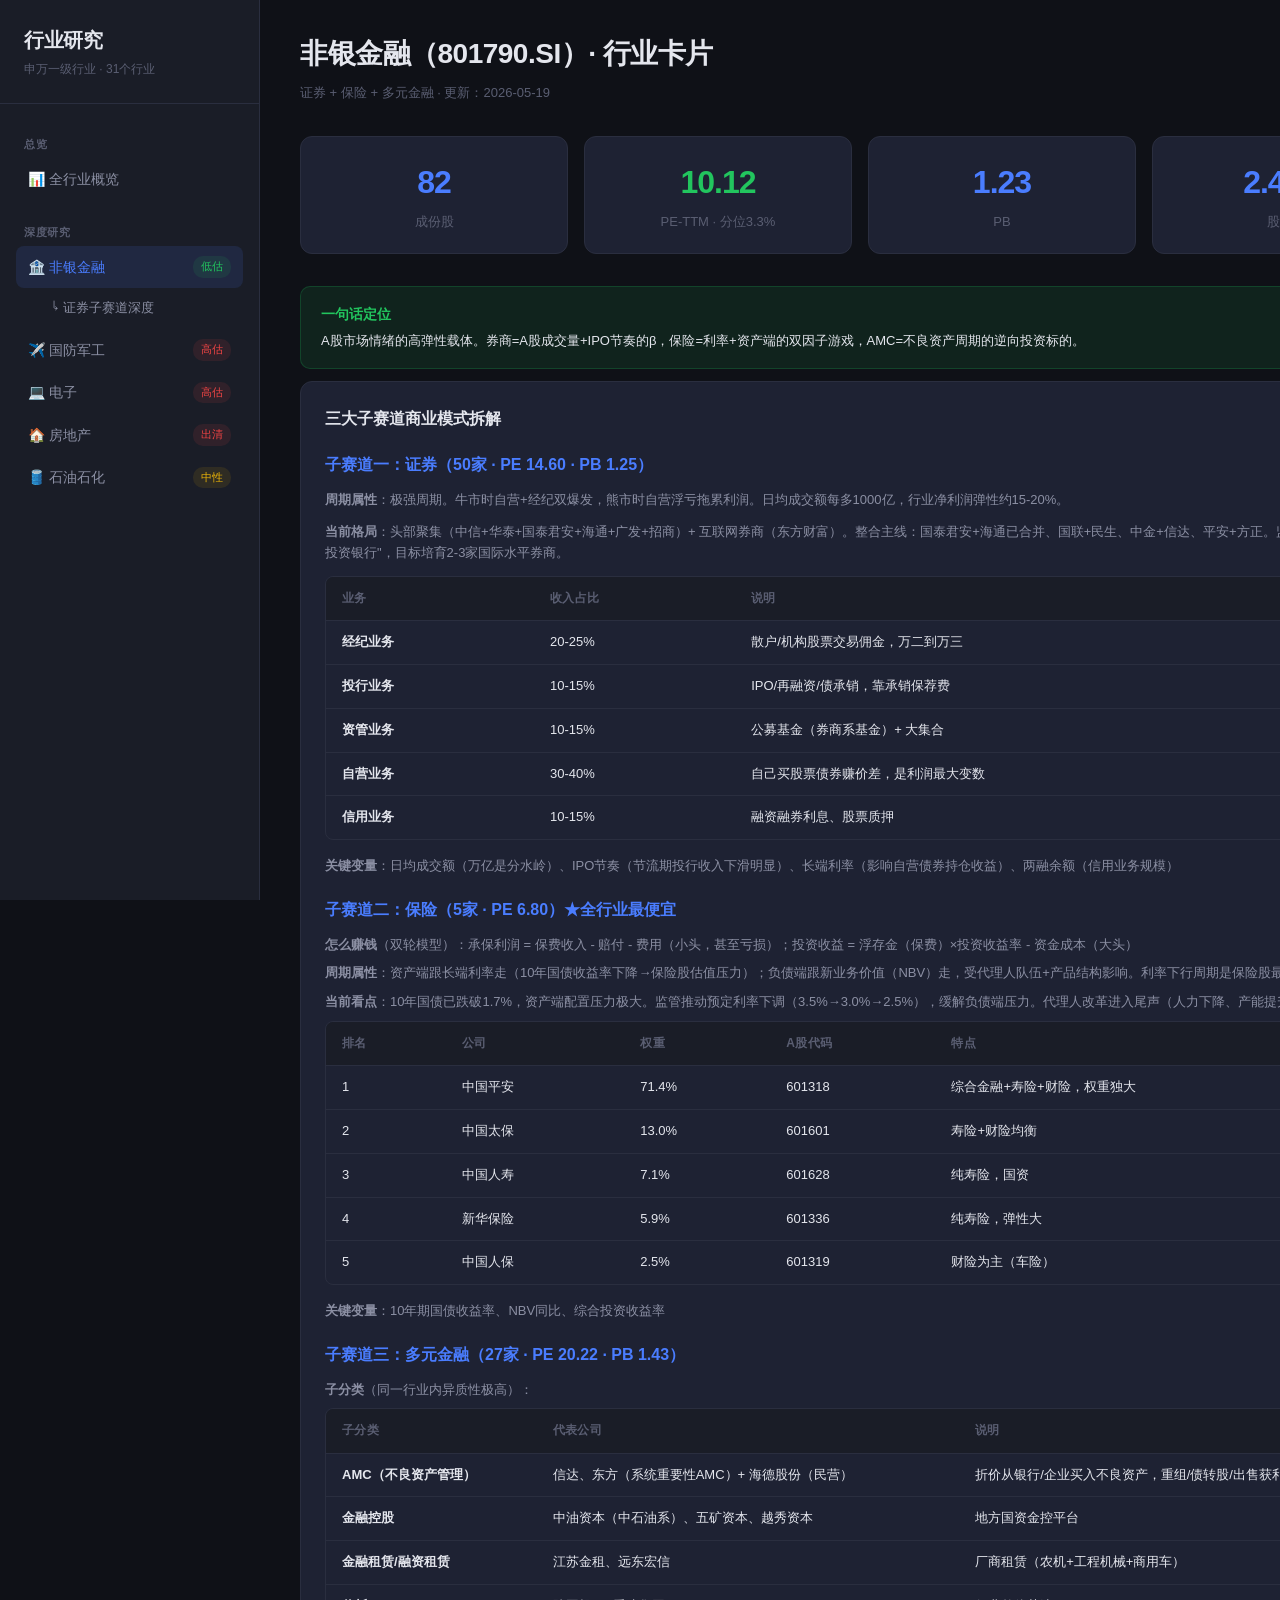
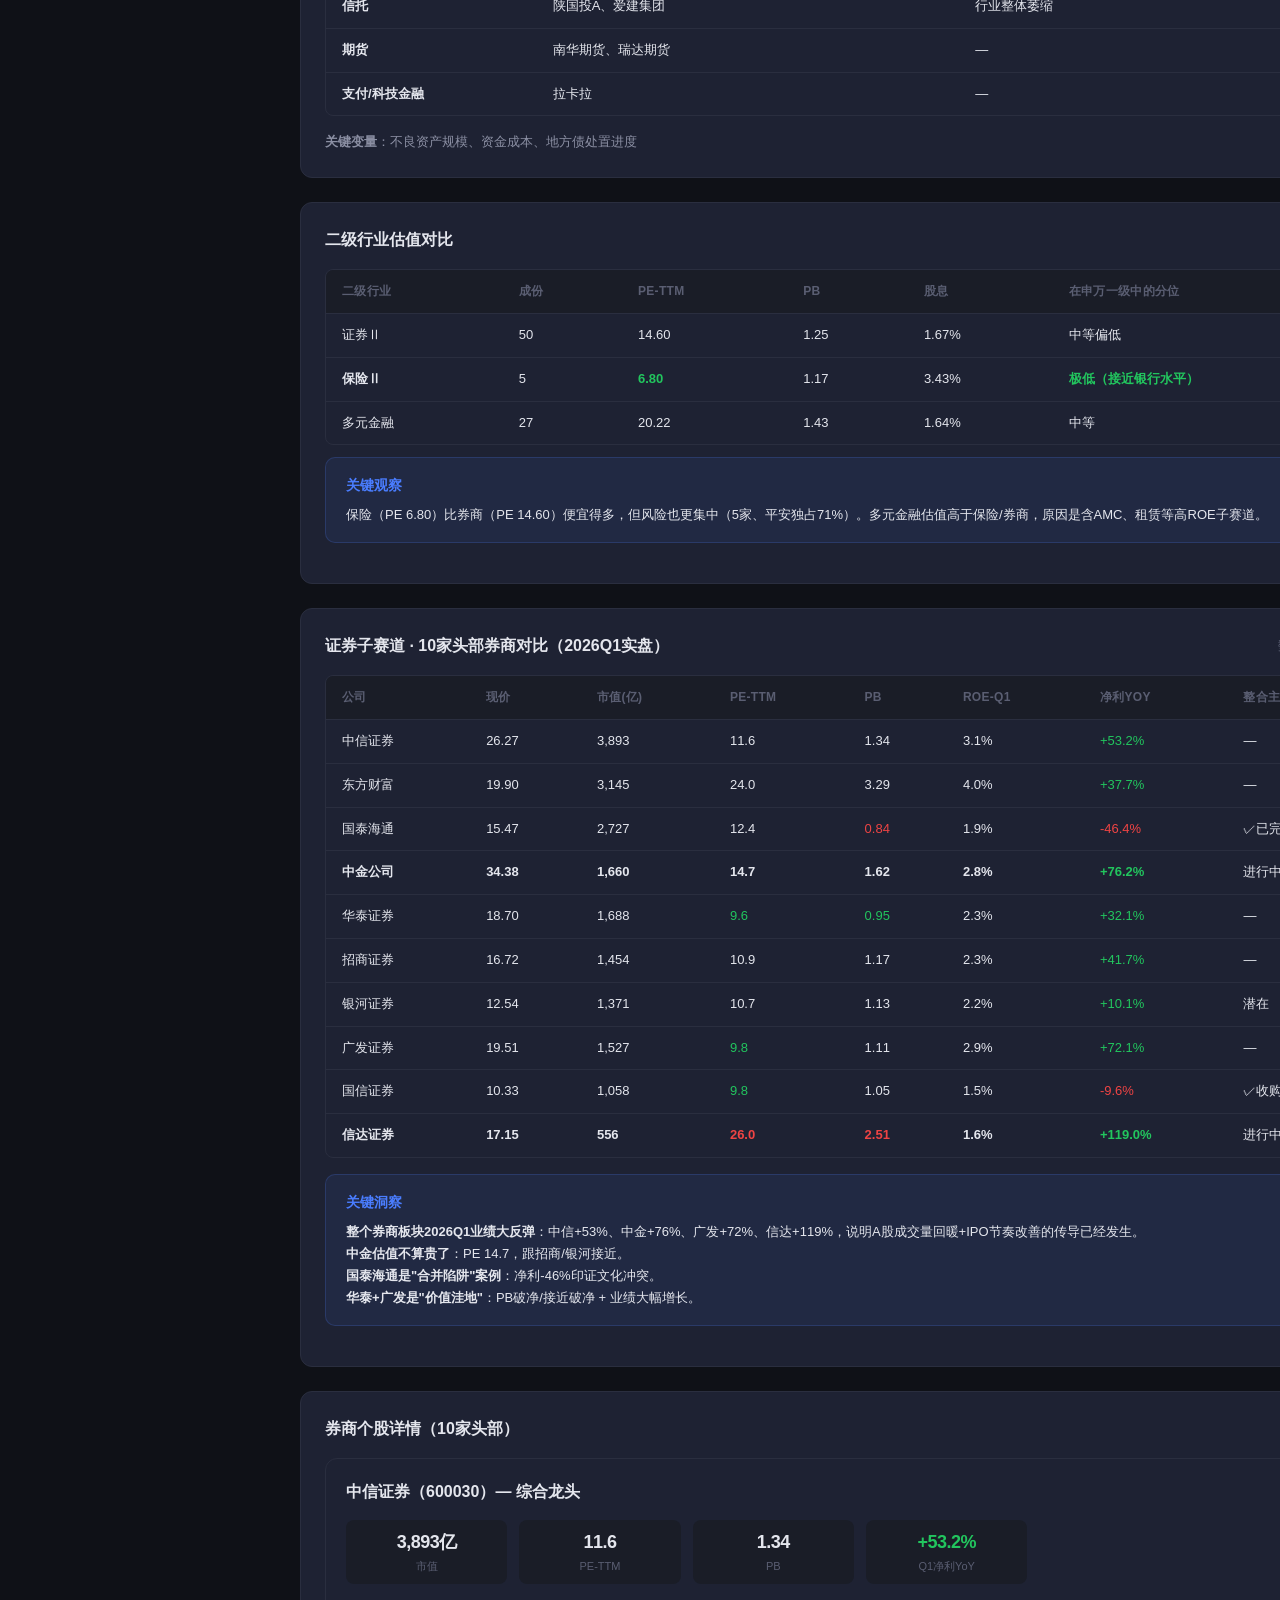
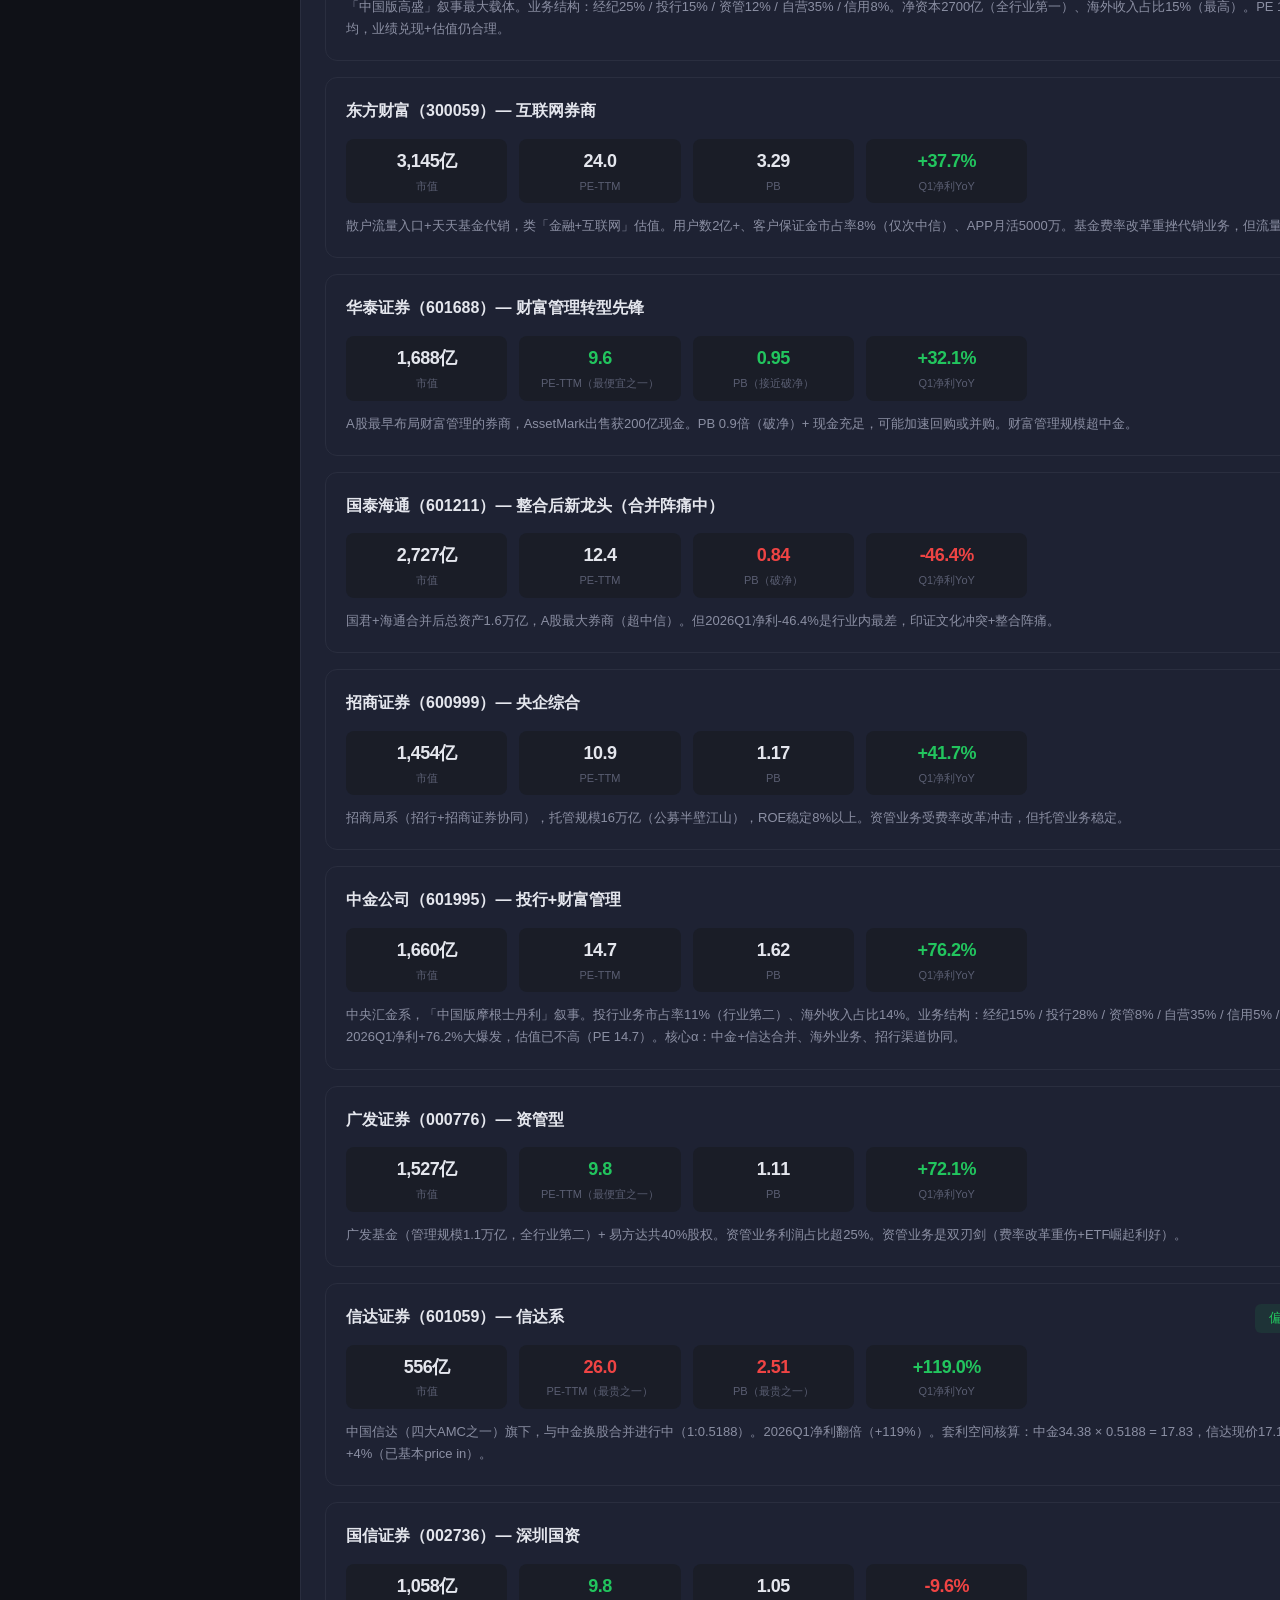
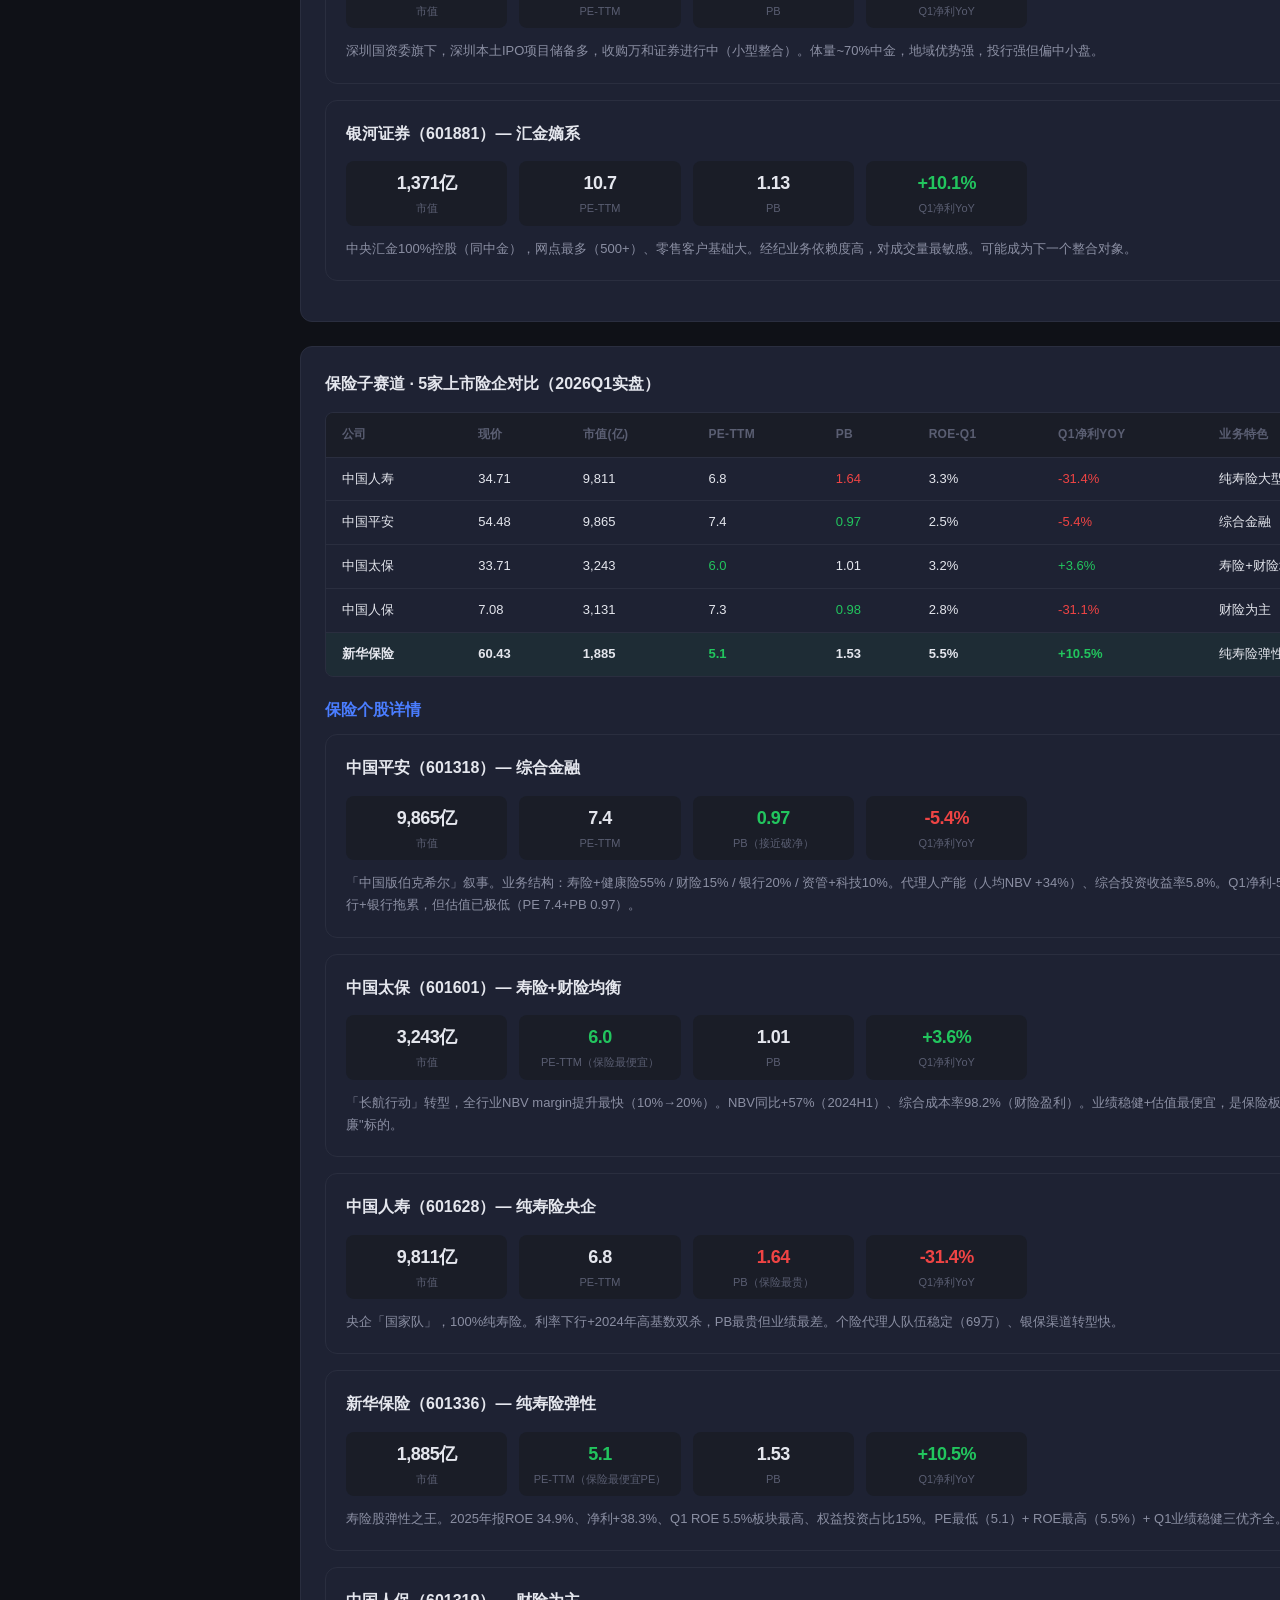
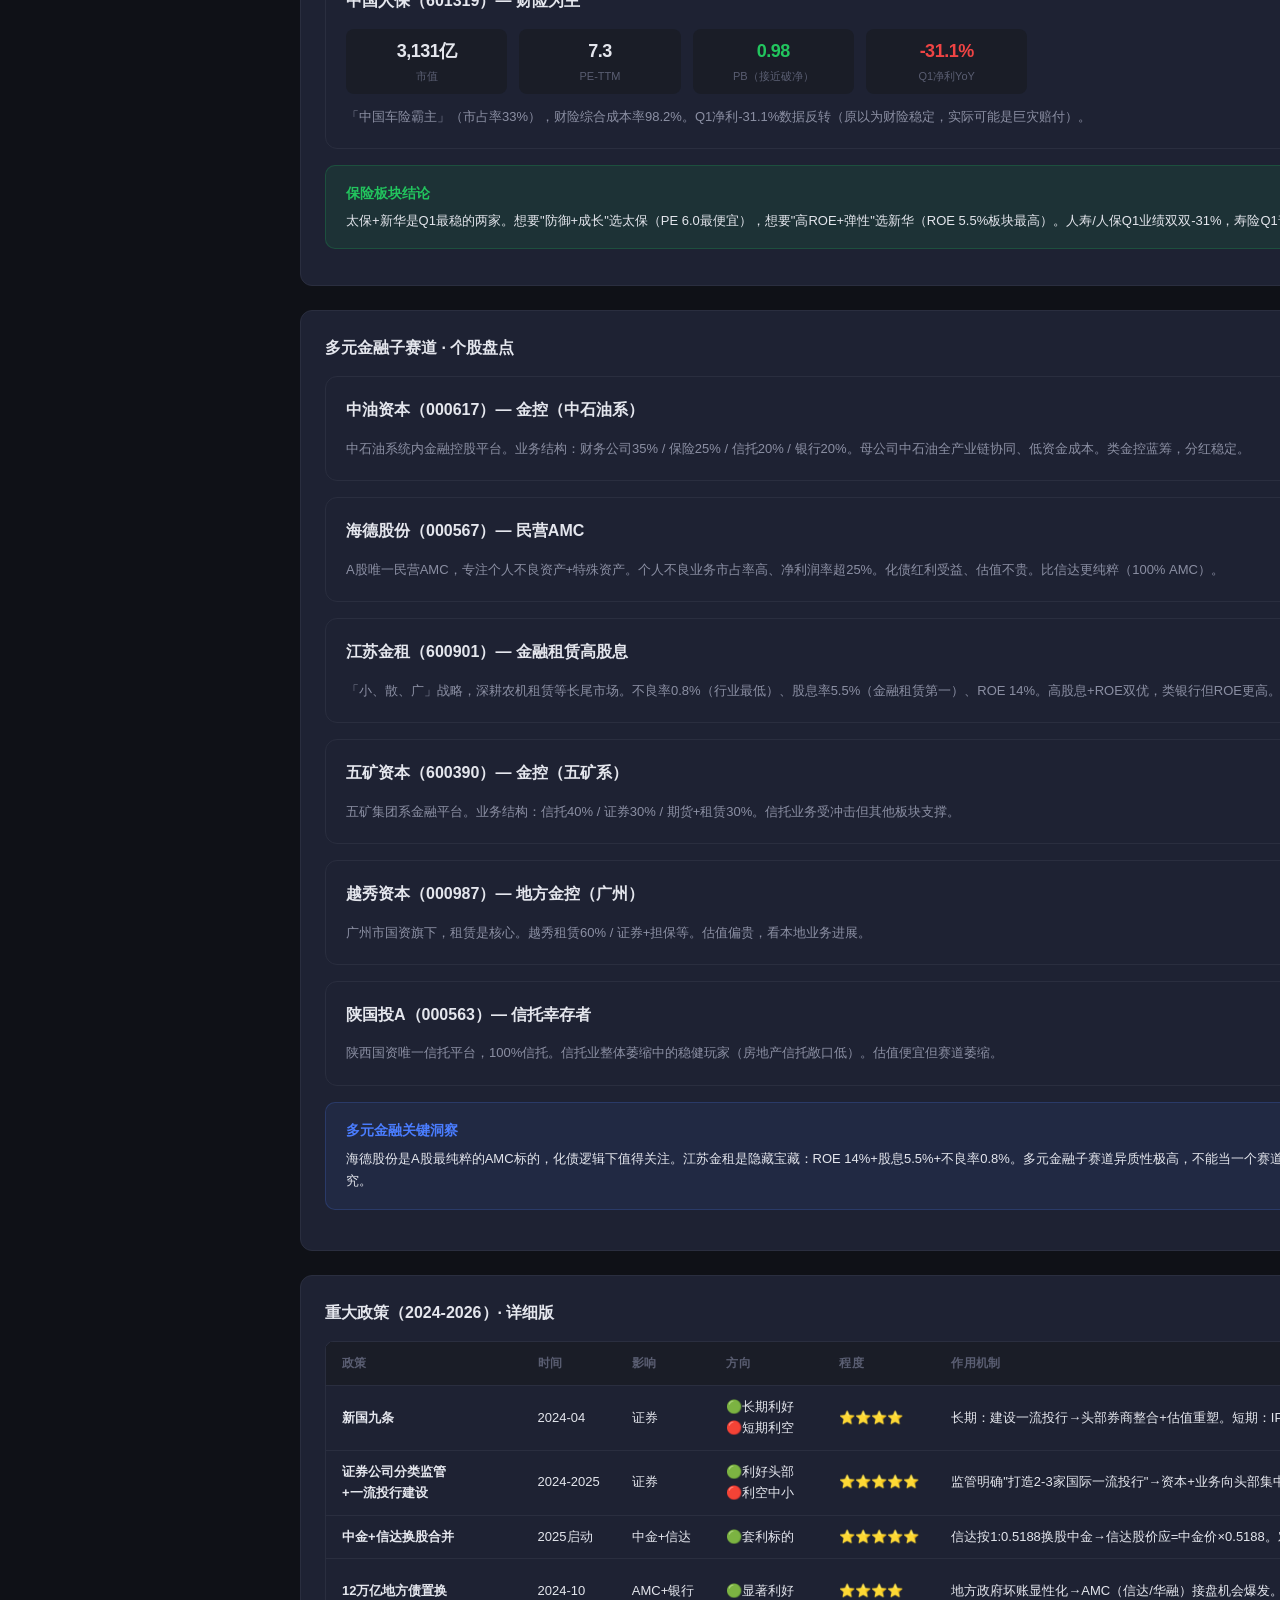
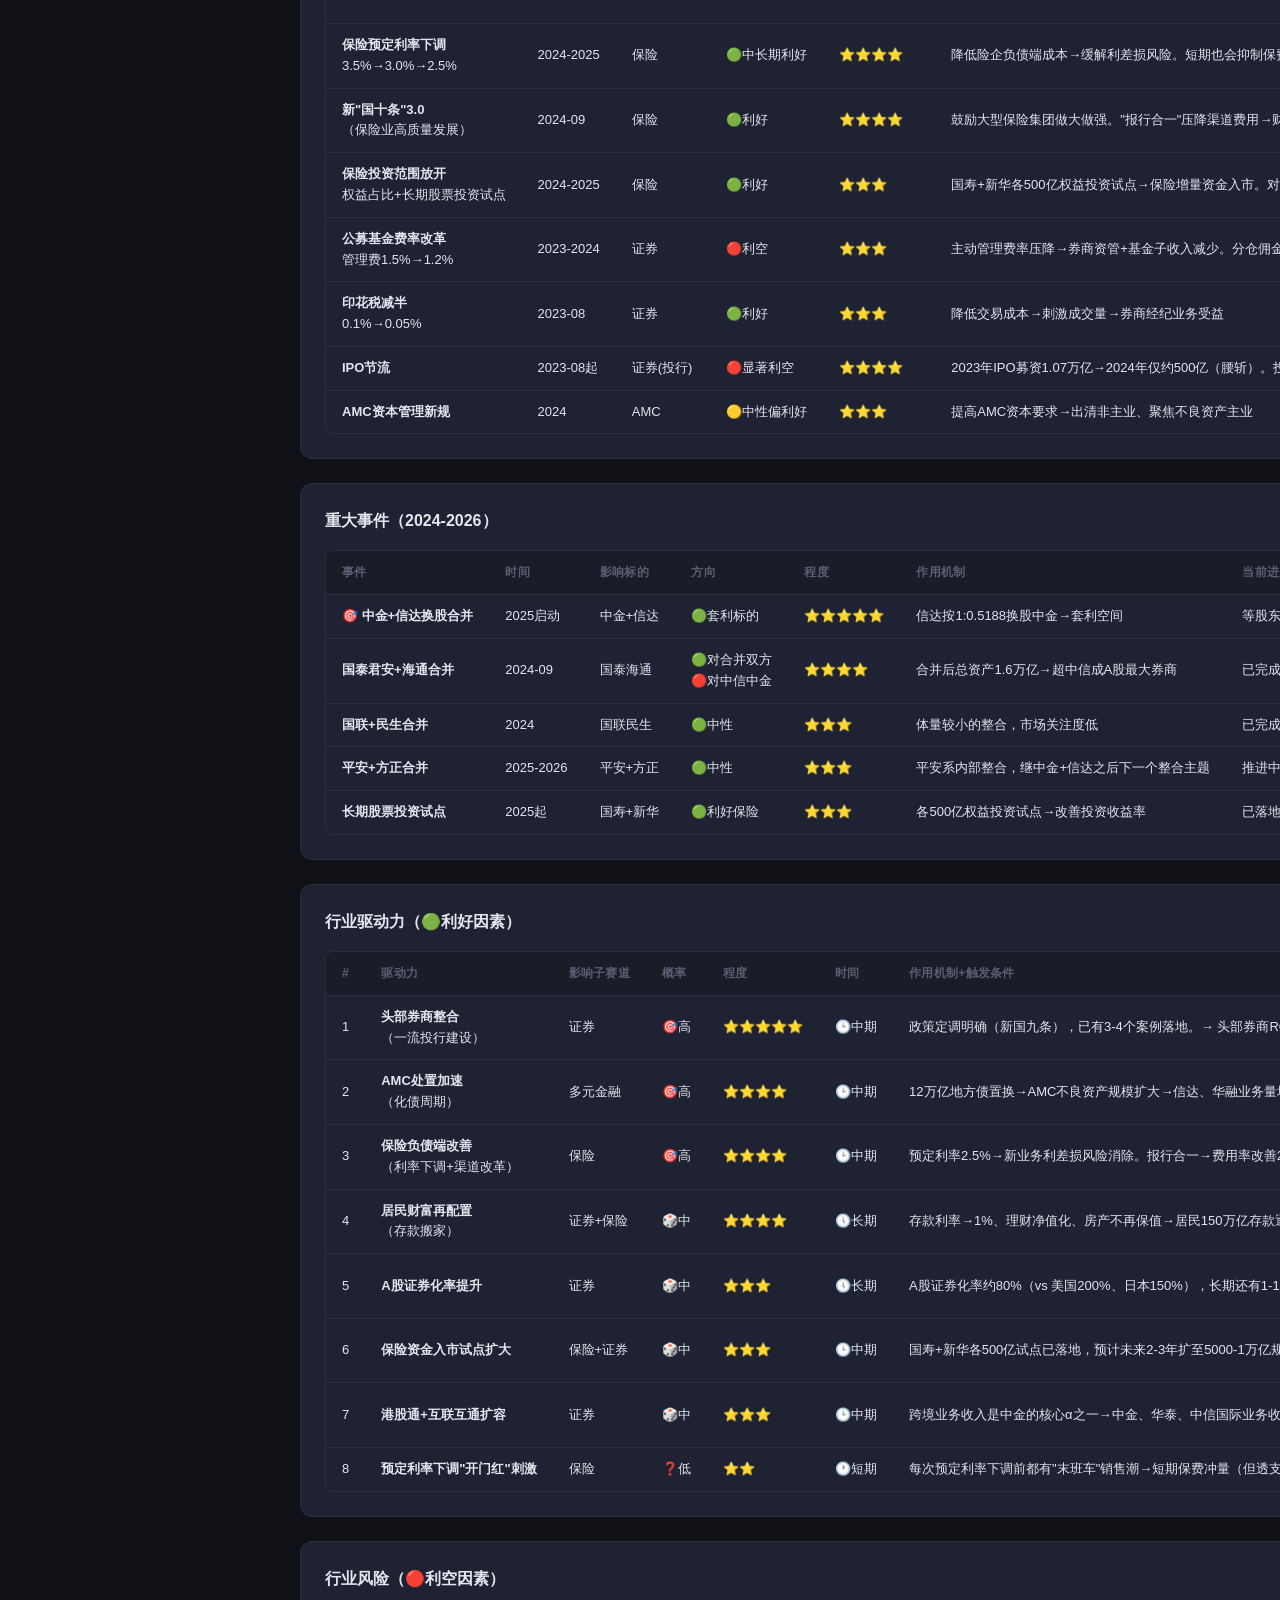
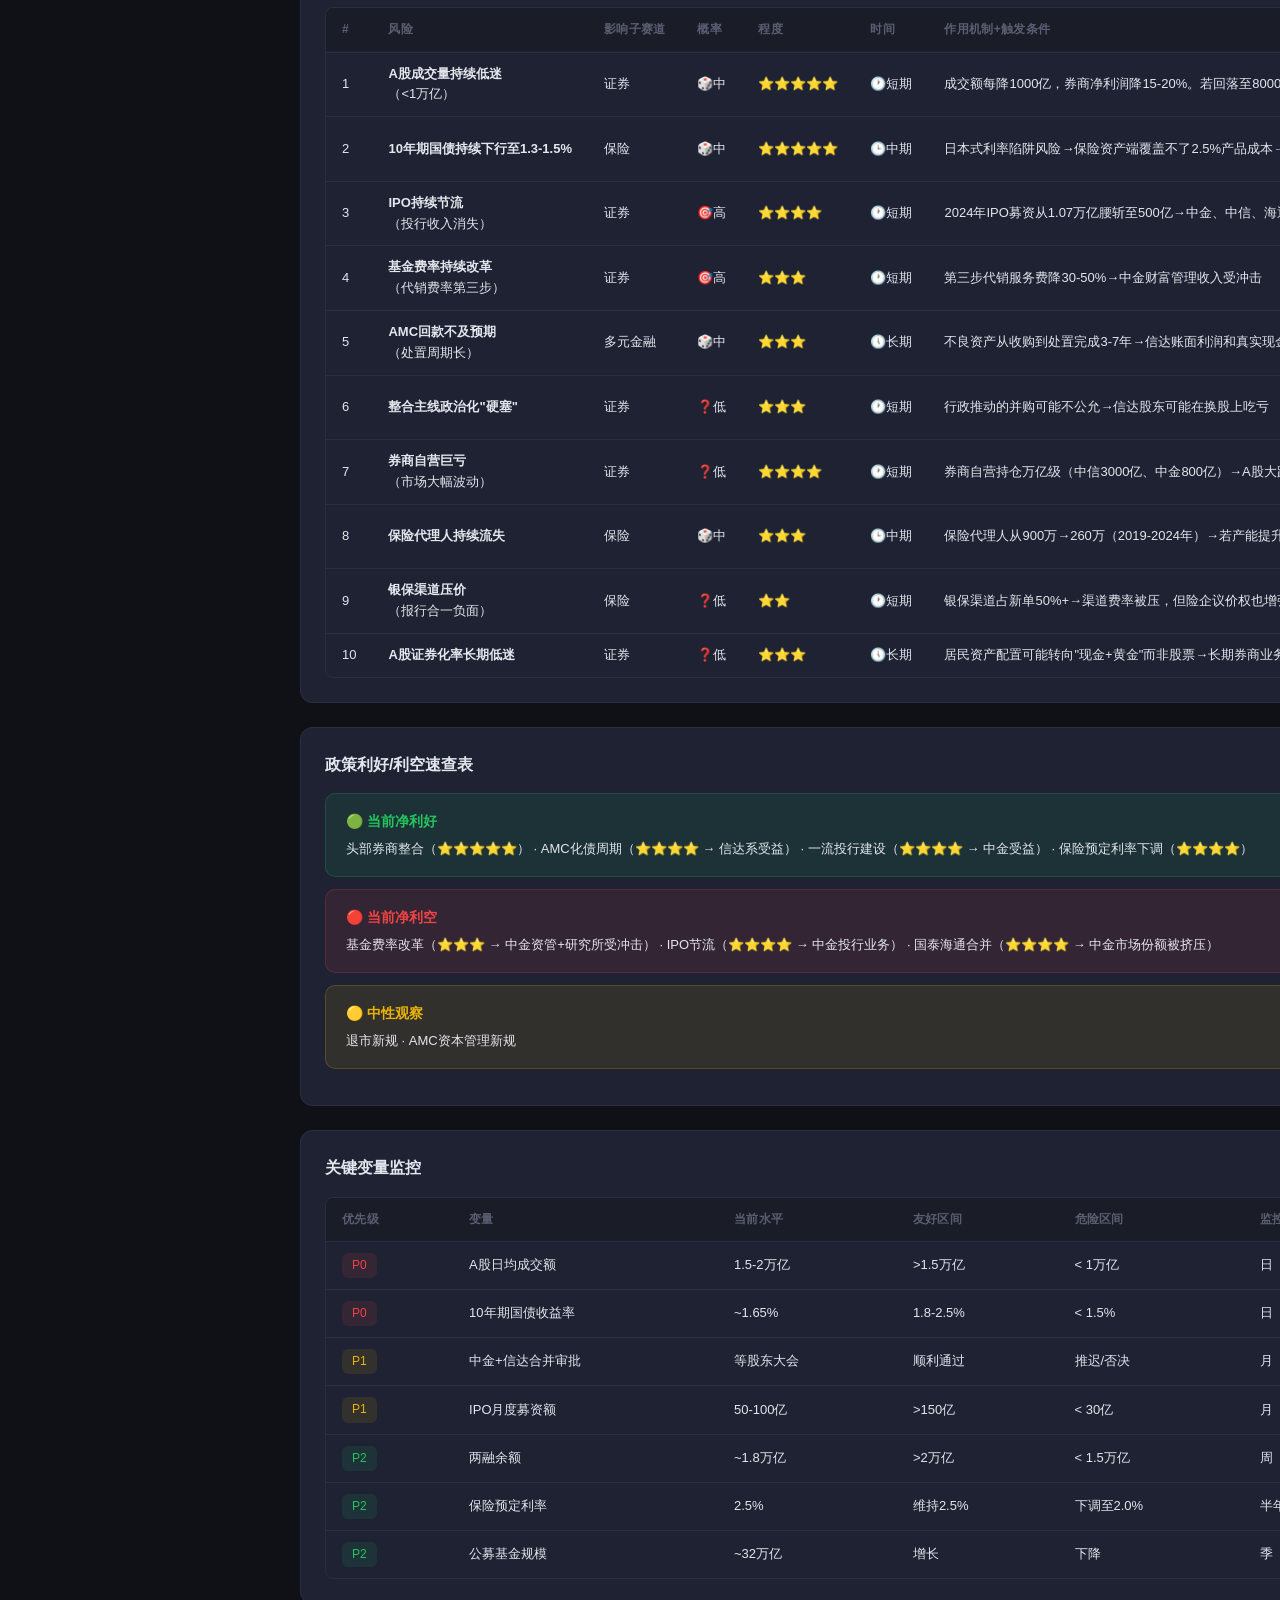
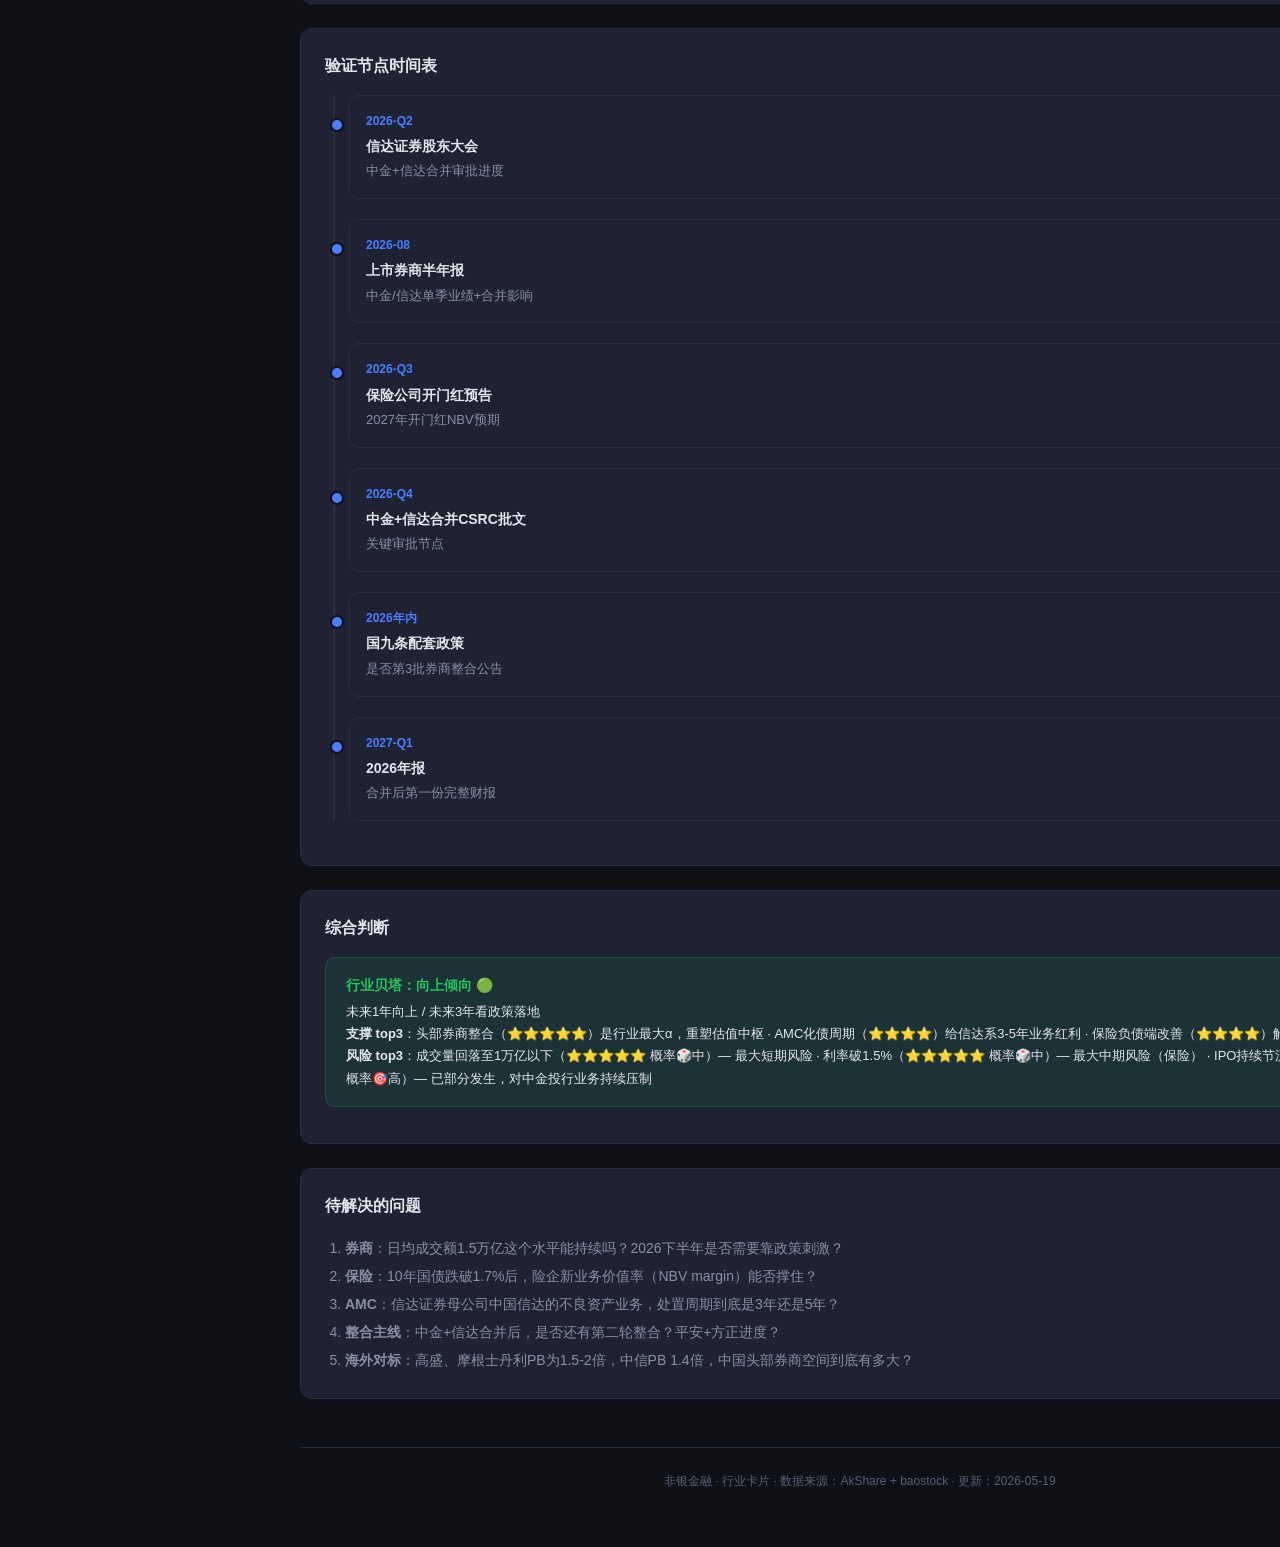
<file: nonbank-finance.html>
<!DOCTYPE html>
<html lang="zh-CN">
<head>
  <meta charset="UTF-8">
  <meta name="viewport" content="width=device-width, initial-scale=1.0">
  <title>非银金融 · 行业卡片</title>
  <link rel="stylesheet" href="css/style.css">
</head>
<body>
<button class="menu-toggle" onclick="toggleSidebar()">☰</button>
<div class="layout">
  <nav class="sidebar">
    <div class="sidebar-header">
      <h1>行业研究</h1>
      <div class="subtitle">申万一级行业 · 31个行业</div>
    </div>
    <div class="nav-section">
      <div class="nav-section-title">总览</div>
      <a href="index.html" class="nav-item">📊 全行业概览</a>
    </div>
    <div class="nav-section">
      <div class="nav-section-title">深度研究</div>
      <a href="nonbank-finance.html" class="nav-item active">🏦 非银金融 <span class="badge green">低估</span></a>
      <a href="sub-securities.html" class="nav-item" style="padding-left:36px;font-size:13px">↳ 证券子赛道深度</a>
      <a href="defense.html" class="nav-item">✈️ 国防军工 <span class="badge red">高估</span></a>
      <a href="electronics.html" class="nav-item">💻 电子 <span class="badge red">高估</span></a>
      <a href="real-estate.html" class="nav-item">🏠 房地产 <span class="badge red">出清</span></a>
      <a href="oil.html" class="nav-item">🛢️ 石油石化 <span class="badge yellow">中性</span></a>
    </div>
  </nav>

  <div class="main-content">
    <div class="page-header fade-in">
      <h2>非银金融（801790.SI）· 行业卡片</h2>
      <div class="meta">证券 + 保险 + 多元金融 · 更新：2026-05-19</div>
    </div>

    <!-- 30秒概览 -->
    <div class="stats-row fade-in">
      <div class="stat-card"><div class="stat-value" style="color:var(--accent)">82</div><div class="stat-label">成份股</div></div>
      <div class="stat-card"><div class="stat-value green">10.12</div><div class="stat-label">PE-TTM · 分位3.3%</div></div>
      <div class="stat-card"><div class="stat-value" style="color:var(--accent)">1.23</div><div class="stat-label">PB</div></div>
      <div class="stat-card"><div class="stat-value" style="color:var(--accent)">2.41%</div><div class="stat-label">股息率</div></div>
    </div>

    <div class="verdict-box bullish fade-in">
      <div class="verdict-title">一句话定位</div>
      A股市场情绪的高弹性载体。券商=A股成交量+IPO节奏的β，保险=利率+资产端的双因子游戏，AMC=不良资产周期的逆向投资标的。
    </div>

    <!-- 三大子赛道商业模式拆解 -->
    <div class="card fade-in">
      <div class="card-header"><span class="card-title">三大子赛道商业模式拆解</span></div>

      <h4 style="color:var(--accent);margin:20px 0 12px">子赛道一：证券（50家 · PE 14.60 · PB 1.25）</h4>
      <p style="font-size:13px;color:var(--text-secondary);margin-bottom:12px"><strong>周期属性</strong>：极强周期。牛市时自营+经纪双爆发，熊市时自营浮亏拖累利润。日均成交额每多1000亿，行业净利润弹性约15-20%。</p>
      <p style="font-size:13px;color:var(--text-secondary);margin-bottom:12px"><strong>当前格局</strong>：头部聚集（中信+华泰+国泰君安+海通+广发+招商）+ 互联网券商（东方财富）。整合主线：国泰君安+海通已合并、国联+民生、中金+信达、平安+方正。监管推动"建设一流投资银行"，目标培育2-3家国际水平券商。</p>
      <div class="table-wrapper" style="margin-bottom:16px">
        <table>
          <thead><tr><th>业务</th><th>收入占比</th><th>说明</th></tr></thead>
          <tbody>
            <tr><td><strong>经纪业务</strong></td><td>20-25%</td><td>散户/机构股票交易佣金，万二到万三</td></tr>
            <tr><td><strong>投行业务</strong></td><td>10-15%</td><td>IPO/再融资/债承销，靠承销保荐费</td></tr>
            <tr><td><strong>资管业务</strong></td><td>10-15%</td><td>公募基金（券商系基金）+ 大集合</td></tr>
            <tr><td><strong>自营业务</strong></td><td>30-40%</td><td>自己买股票债券赚价差，是利润最大变数</td></tr>
            <tr><td><strong>信用业务</strong></td><td>10-15%</td><td>融资融券利息、股票质押</td></tr>
          </tbody>
        </table>
      </div>
      <p style="font-size:13px;color:var(--text-secondary);margin-bottom:16px"><strong>关键变量</strong>：日均成交额（万亿是分水岭）、IPO节奏（节流期投行收入下滑明显）、长端利率（影响自营债券持仓收益）、两融余额（信用业务规模）</p>

      <h4 style="color:var(--accent);margin:20px 0 12px">子赛道二：保险（5家 · PE 6.80）★全行业最便宜</h4>
      <p style="font-size:13px;color:var(--text-secondary);margin-bottom:8px"><strong>怎么赚钱</strong>（双轮模型）：承保利润 = 保费收入 - 赔付 - 费用（小头，甚至亏损）；投资收益 = 浮存金（保费）×投资收益率 - 资金成本（大头）</p>
      <p style="font-size:13px;color:var(--text-secondary);margin-bottom:8px"><strong>周期属性</strong>：资产端跟长端利率走（10年国债收益率下降→保险股估值压力）；负债端跟新业务价值（NBV）走，受代理人队伍+产品结构影响。利率下行周期是保险股最痛苦的环境。</p>
      <p style="font-size:13px;color:var(--text-secondary);margin-bottom:8px"><strong>当前看点</strong>：10年国债已跌破1.7%，资产端配置压力极大。监管推动预定利率下调（3.5%→3.0%→2.5%），缓解负债端压力。代理人改革进入尾声（人力下降、产能提升）。</p>
      <div class="table-wrapper" style="margin-bottom:16px">
        <table>
          <thead><tr><th>排名</th><th>公司</th><th>权重</th><th>A股代码</th><th>特点</th></tr></thead>
          <tbody>
            <tr><td>1</td><td>中国平安</td><td>71.4%</td><td>601318</td><td>综合金融+寿险+财险，权重独大</td></tr>
            <tr><td>2</td><td>中国太保</td><td>13.0%</td><td>601601</td><td>寿险+财险均衡</td></tr>
            <tr><td>3</td><td>中国人寿</td><td>7.1%</td><td>601628</td><td>纯寿险，国资</td></tr>
            <tr><td>4</td><td>新华保险</td><td>5.9%</td><td>601336</td><td>纯寿险，弹性大</td></tr>
            <tr><td>5</td><td>中国人保</td><td>2.5%</td><td>601319</td><td>财险为主（车险）</td></tr>
          </tbody>
        </table>
      </div>
      <p style="font-size:13px;color:var(--text-secondary);margin-bottom:16px"><strong>关键变量</strong>：10年期国债收益率、NBV同比、综合投资收益率</p>

      <h4 style="color:var(--accent);margin:20px 0 12px">子赛道三：多元金融（27家 · PE 20.22 · PB 1.43）</h4>
      <p style="font-size:13px;color:var(--text-secondary);margin-bottom:8px"><strong>子分类</strong>（同一行业内异质性极高）：</p>
      <div class="table-wrapper" style="margin-bottom:16px">
        <table>
          <thead><tr><th>子分类</th><th>代表公司</th><th>说明</th></tr></thead>
          <tbody>
            <tr><td><strong>AMC（不良资产管理）</strong></td><td>信达、东方（系统重要性AMC）+ 海德股份（民营）</td><td>折价从银行/企业买入不良资产，重组/债转股/出售获利</td></tr>
            <tr><td><strong>金融控股</strong></td><td>中油资本（中石油系）、五矿资本、越秀资本</td><td>地方国资金控平台</td></tr>
            <tr><td><strong>金融租赁/融资租赁</strong></td><td>江苏金租、远东宏信</td><td>厂商租赁（农机+工程机械+商用车）</td></tr>
            <tr><td><strong>信托</strong></td><td>陕国投A、爱建集团</td><td>行业整体萎缩</td></tr>
            <tr><td><strong>期货</strong></td><td>南华期货、瑞达期货</td><td>—</td></tr>
            <tr><td><strong>支付/科技金融</strong></td><td>拉卡拉</td><td>—</td></tr>
          </tbody>
        </table>
      </div>
      <p style="font-size:13px;color:var(--text-secondary)"><strong>关键变量</strong>：不良资产规模、资金成本、地方债处置进度</p>
    </div>

    <!-- 二级行业估值对比 -->
    <div class="card fade-in">
      <div class="card-header"><span class="card-title">二级行业估值对比</span></div>
      <div class="table-wrapper">
        <table>
          <thead><tr><th>二级行业</th><th>成份</th><th>PE-TTM</th><th>PB</th><th>股息</th><th>在申万一级中的分位</th></tr></thead>
          <tbody>
            <tr><td>证券Ⅱ</td><td>50</td><td>14.60</td><td>1.25</td><td>1.67%</td><td>中等偏低</td></tr>
            <tr><td><strong>保险Ⅱ</strong></td><td>5</td><td style="color:var(--green)"><strong>6.80</strong></td><td>1.17</td><td>3.43%</td><td style="color:var(--green)"><strong>极低（接近银行水平）</strong></td></tr>
            <tr><td>多元金融</td><td>27</td><td>20.22</td><td>1.43</td><td>1.64%</td><td>中等</td></tr>
          </tbody>
        </table>
      </div>
      <div class="insight-box" style="margin-top:12px">
        <div class="insight-title">关键观察</div>
        保险（PE 6.80）比券商（PE 14.60）便宜得多，但风险也更集中（5家、平安独占71%）。多元金融估值高于保险/券商，原因是含AMC、租赁等高ROE子赛道。
      </div>
    </div>

    <!-- 券商横向对比 -->
    <div class="card fade-in">
      <div class="card-header">
        <span class="card-title">证券子赛道 · 10家头部券商对比（2026Q1实盘）</span>
        <span class="card-subtitle">数据来源：baostock</span>
      </div>
      <div class="table-wrapper">
        <table>
          <thead>
            <tr><th>公司</th><th>现价</th><th>市值(亿)</th><th>PE-TTM</th><th>PB</th><th>ROE-Q1</th><th>净利YoY</th><th>整合主题</th></tr>
          </thead>
          <tbody>
            <tr><td>中信证券</td><td>26.27</td><td>3,893</td><td>11.6</td><td>1.34</td><td>3.1%</td><td style="color:var(--green)">+53.2%</td><td>—</td></tr>
            <tr><td>东方财富</td><td>19.90</td><td>3,145</td><td>24.0</td><td>3.29</td><td>4.0%</td><td style="color:var(--green)">+37.7%</td><td>—</td></tr>
            <tr><td>国泰海通</td><td>15.47</td><td>2,727</td><td>12.4</td><td style="color:var(--red)">0.84</td><td>1.9%</td><td style="color:var(--red)">-46.4%</td><td>✓已完成</td></tr>
            <tr><td><strong>中金公司</strong></td><td><strong>34.38</strong></td><td><strong>1,660</strong></td><td><strong>14.7</strong></td><td><strong>1.62</strong></td><td><strong>2.8%</strong></td><td style="color:var(--green)"><strong>+76.2%</strong></td><td>进行中</td></tr>
            <tr><td>华泰证券</td><td>18.70</td><td>1,688</td><td style="color:var(--green)">9.6</td><td style="color:var(--green)">0.95</td><td>2.3%</td><td style="color:var(--green)">+32.1%</td><td>—</td></tr>
            <tr><td>招商证券</td><td>16.72</td><td>1,454</td><td>10.9</td><td>1.17</td><td>2.3%</td><td style="color:var(--green)">+41.7%</td><td>—</td></tr>
            <tr><td>银河证券</td><td>12.54</td><td>1,371</td><td>10.7</td><td>1.13</td><td>2.2%</td><td style="color:var(--green)">+10.1%</td><td>潜在</td></tr>
            <tr><td>广发证券</td><td>19.51</td><td>1,527</td><td style="color:var(--green)">9.8</td><td>1.11</td><td>2.9%</td><td style="color:var(--green)">+72.1%</td><td>—</td></tr>
            <tr><td>国信证券</td><td>10.33</td><td>1,058</td><td style="color:var(--green)">9.8</td><td>1.05</td><td>1.5%</td><td style="color:var(--red)">-9.6%</td><td>✓收购万和</td></tr>
            <tr><td><strong>信达证券</strong></td><td><strong>17.15</strong></td><td><strong>556</strong></td><td style="color:var(--red)"><strong>26.0</strong></td><td style="color:var(--red)"><strong>2.51</strong></td><td><strong>1.6%</strong></td><td style="color:var(--green)"><strong>+119.0%</strong></td><td>进行中</td></tr>
          </tbody>
        </table>
      </div>

      <div class="insight-box" style="margin-top:16px">
        <div class="insight-title">关键洞察</div>
        <strong>整个券商板块2026Q1业绩大反弹</strong>：中信+53%、中金+76%、广发+72%、信达+119%，说明A股成交量回暖+IPO节奏改善的传导已经发生。<br>
        <strong>中金估值不算贵了</strong>：PE 14.7，跟招商/银河接近。<br>
        <strong>国泰海通是"合并陷阱"案例</strong>：净利-46%印证文化冲突。<br>
        <strong>华泰+广发是"价值洼地"</strong>：PB破净/接近破净 + 业绩大幅增长。
      </div>
    </div>

    <!-- 券商个股详情 -->
    <div class="card fade-in">
      <div class="card-header"><span class="card-title">券商个股详情（10家头部）</span></div>

      <div class="stock-profile">
        <div class="profile-header">
          <div><span class="profile-name">中信证券（600030）— 综合龙头</span></div>
          <span class="tag tag-lg green">偏多</span>
        </div>
        <div class="profile-grid">
          <div class="metric"><div class="value">3,893亿</div><div class="label">市值</div></div>
          <div class="metric"><div class="value">11.6</div><div class="label">PE-TTM</div></div>
          <div class="metric"><div class="value">1.34</div><div class="label">PB</div></div>
          <div class="metric"><div class="value" style="color:var(--green)">+53.2%</div><div class="label">Q1净利YoY</div></div>
        </div>
        <div class="profile-desc">「中国版高盛」叙事最大载体。业务结构：经纪25% / 投行15% / 资管12% / 自营35% / 信用8%。净资本2700亿（全行业第一）、海外收入占比15%（最高）。PE 11.6低于行业平均，业绩兑现+估值仍合理。</div>
      </div>

      <div class="stock-profile">
        <div class="profile-header">
          <div><span class="profile-name">东方财富（300059）— 互联网券商</span></div>
          <span class="tag tag-lg yellow">中性</span>
        </div>
        <div class="profile-grid">
          <div class="metric"><div class="value">3,145亿</div><div class="label">市值</div></div>
          <div class="metric"><div class="value">24.0</div><div class="label">PE-TTM</div></div>
          <div class="metric"><div class="value">3.29</div><div class="label">PB</div></div>
          <div class="metric"><div class="value" style="color:var(--green)">+37.7%</div><div class="label">Q1净利YoY</div></div>
        </div>
        <div class="profile-desc">散户流量入口+天天基金代销，类「金融+互联网」估值。用户数2亿+、客户保证金市占率8%（仅次中信）、APP月活5000万。基金费率改革重挫代销业务，但流量价值仍在。</div>
      </div>

      <div class="stock-profile">
        <div class="profile-header">
          <div><span class="profile-name">华泰证券（601688）— 财富管理转型先锋</span></div>
          <span class="tag tag-lg green">偏多</span>
        </div>
        <div class="profile-grid">
          <div class="metric"><div class="value">1,688亿</div><div class="label">市值</div></div>
          <div class="metric"><div class="value" style="color:var(--green)">9.6</div><div class="label">PE-TTM（最便宜之一）</div></div>
          <div class="metric"><div class="value" style="color:var(--green)">0.95</div><div class="label">PB（接近破净）</div></div>
          <div class="metric"><div class="value" style="color:var(--green)">+32.1%</div><div class="label">Q1净利YoY</div></div>
        </div>
        <div class="profile-desc">A股最早布局财富管理的券商，AssetMark出售获200亿现金。PB 0.9倍（破净）+ 现金充足，可能加速回购或并购。财富管理规模超中金。</div>
      </div>

      <div class="stock-profile">
        <div class="profile-header">
          <div><span class="profile-name">国泰海通（601211）— 整合后新龙头（合并阵痛中）</span></div>
          <span class="tag tag-lg red">整合阵痛</span>
        </div>
        <div class="profile-grid">
          <div class="metric"><div class="value">2,727亿</div><div class="label">市值</div></div>
          <div class="metric"><div class="value">12.4</div><div class="label">PE-TTM</div></div>
          <div class="metric"><div class="value" style="color:var(--red)">0.84</div><div class="label">PB（破净）</div></div>
          <div class="metric"><div class="value" style="color:var(--red)">-46.4%</div><div class="label">Q1净利YoY</div></div>
        </div>
        <div class="profile-desc">国君+海通合并后总资产1.6万亿，A股最大券商（超中信）。但2026Q1净利-46.4%是行业内最差，印证文化冲突+整合阵痛。</div>
      </div>

      <div class="stock-profile">
        <div class="profile-header">
          <div><span class="profile-name">招商证券（600999）— 央企综合</span></div>
          <span class="tag tag-lg yellow">中性</span>
        </div>
        <div class="profile-grid">
          <div class="metric"><div class="value">1,454亿</div><div class="label">市值</div></div>
          <div class="metric"><div class="value">10.9</div><div class="label">PE-TTM</div></div>
          <div class="metric"><div class="value">1.17</div><div class="label">PB</div></div>
          <div class="metric"><div class="value" style="color:var(--green)">+41.7%</div><div class="label">Q1净利YoY</div></div>
        </div>
        <div class="profile-desc">招商局系（招行+招商证券协同），托管规模16万亿（公募半壁江山），ROE稳定8%以上。资管业务受费率改革冲击，但托管业务稳定。</div>
      </div>

      <div class="stock-profile">
        <div class="profile-header">
          <div><span class="profile-name">中金公司（601995）— 投行+财富管理</span></div>
          <span class="tag tag-lg green">偏多</span>
        </div>
        <div class="profile-grid">
          <div class="metric"><div class="value">1,660亿</div><div class="label">市值</div></div>
          <div class="metric"><div class="value">14.7</div><div class="label">PE-TTM</div></div>
          <div class="metric"><div class="value">1.62</div><div class="label">PB</div></div>
          <div class="metric"><div class="value" style="color:var(--green)">+76.2%</div><div class="label">Q1净利YoY</div></div>
        </div>
        <div class="profile-desc">中央汇金系，「中国版摩根士丹利」叙事。投行业务市占率11%（行业第二）、海外收入占比14%。业务结构：经纪15% / 投行28% / 资管8% / 自营35% / 信用5% / 国际业务14%。2026Q1净利+76.2%大爆发，估值已不高（PE 14.7）。核心α：中金+信达合并、海外业务、招行渠道协同。</div>
      </div>

      <div class="stock-profile">
        <div class="profile-header">
          <div><span class="profile-name">广发证券（000776）— 资管型</span></div>
          <span class="tag tag-lg yellow">中性</span>
        </div>
        <div class="profile-grid">
          <div class="metric"><div class="value">1,527亿</div><div class="label">市值</div></div>
          <div class="metric"><div class="value" style="color:var(--green)">9.8</div><div class="label">PE-TTM（最便宜之一）</div></div>
          <div class="metric"><div class="value">1.11</div><div class="label">PB</div></div>
          <div class="metric"><div class="value" style="color:var(--green)">+72.1%</div><div class="label">Q1净利YoY</div></div>
        </div>
        <div class="profile-desc">广发基金（管理规模1.1万亿，全行业第二）+ 易方达共40%股权。资管业务利润占比超25%。资管业务是双刃剑（费率改革重伤+ETF崛起利好）。</div>
      </div>

      <div class="stock-profile">
        <div class="profile-header">
          <div><span class="profile-name">信达证券（601059）— 信达系</span></div>
          <span class="tag tag-lg green">偏多但估值已高</span>
        </div>
        <div class="profile-grid">
          <div class="metric"><div class="value">556亿</div><div class="label">市值</div></div>
          <div class="metric"><div class="value" style="color:var(--red)">26.0</div><div class="label">PE-TTM（最贵之一）</div></div>
          <div class="metric"><div class="value" style="color:var(--red)">2.51</div><div class="label">PB（最贵之一）</div></div>
          <div class="metric"><div class="value" style="color:var(--green)">+119.0%</div><div class="label">Q1净利YoY</div></div>
        </div>
        <div class="profile-desc">中国信达（四大AMC之一）旗下，与中金换股合并进行中（1:0.5188）。2026Q1净利翻倍（+119%）。套利空间核算：中金34.38 × 0.5188 = 17.83，信达现价17.15，套利空间仅+4%（已基本price in）。</div>
      </div>

      <div class="stock-profile">
        <div class="profile-header">
          <div><span class="profile-name">国信证券（002736）— 深圳国资</span></div>
          <span class="tag tag-lg yellow">中性</span>
        </div>
        <div class="profile-grid">
          <div class="metric"><div class="value">1,058亿</div><div class="label">市值</div></div>
          <div class="metric"><div class="value" style="color:var(--green)">9.8</div><div class="label">PE-TTM</div></div>
          <div class="metric"><div class="value">1.05</div><div class="label">PB</div></div>
          <div class="metric"><div class="value" style="color:var(--red)">-9.6%</div><div class="label">Q1净利YoY</div></div>
        </div>
        <div class="profile-desc">深圳国资委旗下，深圳本土IPO项目储备多，收购万和证券进行中（小型整合）。体量~70%中金，地域优势强，投行强但偏中小盘。</div>
      </div>

      <div class="stock-profile">
        <div class="profile-header">
          <div><span class="profile-name">银河证券（601881）— 汇金嫡系</span></div>
          <span class="tag tag-lg yellow">中性</span>
        </div>
        <div class="profile-grid">
          <div class="metric"><div class="value">1,371亿</div><div class="label">市值</div></div>
          <div class="metric"><div class="value">10.7</div><div class="label">PE-TTM</div></div>
          <div class="metric"><div class="value">1.13</div><div class="label">PB</div></div>
          <div class="metric"><div class="value" style="color:var(--green)">+10.1%</div><div class="label">Q1净利YoY</div></div>
        </div>
        <div class="profile-desc">中央汇金100%控股（同中金），网点最多（500+）、零售客户基础大。经纪业务依赖度高，对成交量最敏感。可能成为下一个整合对象。</div>
      </div>
    </div>

    <!-- 保险横向对比 -->
    <div class="card fade-in">
      <div class="card-header">
        <span class="card-title">保险子赛道 · 5家上市险企对比（2026Q1实盘）</span>
      </div>
      <div class="table-wrapper">
        <table>
          <thead><tr><th>公司</th><th>现价</th><th>市值(亿)</th><th>PE-TTM</th><th>PB</th><th>ROE-Q1</th><th>Q1净利YoY</th><th>业务特色</th></tr></thead>
          <tbody>
            <tr><td>中国人寿</td><td>34.71</td><td>9,811</td><td>6.8</td><td style="color:var(--red)">1.64</td><td>3.3%</td><td style="color:var(--red)">-31.4%</td><td>纯寿险大型</td></tr>
            <tr><td>中国平安</td><td>54.48</td><td>9,865</td><td>7.4</td><td style="color:var(--green)">0.97</td><td>2.5%</td><td style="color:var(--red)">-5.4%</td><td>综合金融</td></tr>
            <tr><td>中国太保</td><td>33.71</td><td>3,243</td><td style="color:var(--green)">6.0</td><td>1.01</td><td>3.2%</td><td style="color:var(--green)">+3.6%</td><td>寿险+财险均衡</td></tr>
            <tr><td>中国人保</td><td>7.08</td><td>3,131</td><td>7.3</td><td style="color:var(--green)">0.98</td><td>2.8%</td><td style="color:var(--red)">-31.1%</td><td>财险为主</td></tr>
            <tr style="background:rgba(34,197,94,0.06)"><td><strong>新华保险</strong></td><td><strong>60.43</strong></td><td><strong>1,885</strong></td><td style="color:var(--green)"><strong>5.1</strong></td><td><strong>1.53</strong></td><td><strong>5.5%</strong></td><td style="color:var(--green)"><strong>+10.5%</strong></td><td>纯寿险弹性</td></tr>
          </tbody>
        </table>
      </div>

      <!-- 保险个股详情 -->
      <h4 style="color:var(--accent);margin:20px 0 12px">保险个股详情</h4>

      <div class="stock-profile">
        <div class="profile-header">
          <div><span class="profile-name">中国平安（601318）— 综合金融</span></div>
          <span class="tag tag-lg yellow">中性</span>
        </div>
        <div class="profile-grid">
          <div class="metric"><div class="value">9,865亿</div><div class="label">市值</div></div>
          <div class="metric"><div class="value">7.4</div><div class="label">PE-TTM</div></div>
          <div class="metric"><div class="value" style="color:var(--green)">0.97</div><div class="label">PB（接近破净）</div></div>
          <div class="metric"><div class="value" style="color:var(--red)">-5.4%</div><div class="label">Q1净利YoY</div></div>
        </div>
        <div class="profile-desc">「中国版伯克希尔」叙事。业务结构：寿险+健康险55% / 财险15% / 银行20% / 资管+科技10%。代理人产能（人均NBV +34%）、综合投资收益率5.8%。Q1净利-5.4%印证利率下行+银行拖累，但估值已极低（PE 7.4+PB 0.97）。</div>
      </div>

      <div class="stock-profile">
        <div class="profile-header">
          <div><span class="profile-name">中国太保（601601）— 寿险+财险均衡</span></div>
          <span class="tag tag-lg green">偏多</span>
        </div>
        <div class="profile-grid">
          <div class="metric"><div class="value">3,243亿</div><div class="label">市值</div></div>
          <div class="metric"><div class="value" style="color:var(--green)">6.0</div><div class="label">PE-TTM（保险最便宜）</div></div>
          <div class="metric"><div class="value">1.01</div><div class="label">PB</div></div>
          <div class="metric"><div class="value" style="color:var(--green)">+3.6%</div><div class="label">Q1净利YoY</div></div>
        </div>
        <div class="profile-desc">「长航行动」转型，全行业NBV margin提升最快（10%→20%）。NBV同比+57%（2024H1）、综合成本率98.2%（财险盈利）。业绩稳健+估值最便宜，是保险板块最佳"质优价廉"标的。</div>
      </div>

      <div class="stock-profile">
        <div class="profile-header">
          <div><span class="profile-name">中国人寿（601628）— 纯寿险央企</span></div>
          <span class="tag tag-lg red">业绩承压</span>
        </div>
        <div class="profile-grid">
          <div class="metric"><div class="value">9,811亿</div><div class="label">市值</div></div>
          <div class="metric"><div class="value">6.8</div><div class="label">PE-TTM</div></div>
          <div class="metric"><div class="value" style="color:var(--red)">1.64</div><div class="label">PB（保险最贵）</div></div>
          <div class="metric"><div class="value" style="color:var(--red)">-31.4%</div><div class="label">Q1净利YoY</div></div>
        </div>
        <div class="profile-desc">央企「国家队」，100%纯寿险。利率下行+2024年高基数双杀，PB最贵但业绩最差。个险代理人队伍稳定（69万）、银保渠道转型快。</div>
      </div>

      <div class="stock-profile">
        <div class="profile-header">
          <div><span class="profile-name">新华保险（601336）— 纯寿险弹性</span></div>
          <span class="tag tag-lg green">偏多</span>
        </div>
        <div class="profile-grid">
          <div class="metric"><div class="value">1,885亿</div><div class="label">市值</div></div>
          <div class="metric"><div class="value" style="color:var(--green)">5.1</div><div class="label">PE-TTM（保险最便宜PE）</div></div>
          <div class="metric"><div class="value">1.53</div><div class="label">PB</div></div>
          <div class="metric"><div class="value" style="color:var(--green)">+10.5%</div><div class="label">Q1净利YoY</div></div>
        </div>
        <div class="profile-desc">寿险股弹性之王。2025年报ROE 34.9%、净利+38.3%、Q1 ROE 5.5%板块最高、权益投资占比15%。PE最低（5.1）+ ROE最高（5.5%）+ Q1业绩稳健三优齐全。</div>
      </div>

      <div class="stock-profile">
        <div class="profile-header">
          <div><span class="profile-name">中国人保（601319）— 财险为主</span></div>
          <span class="tag tag-lg red">业绩承压</span>
        </div>
        <div class="profile-grid">
          <div class="metric"><div class="value">3,131亿</div><div class="label">市值</div></div>
          <div class="metric"><div class="value">7.3</div><div class="label">PE-TTM</div></div>
          <div class="metric"><div class="value" style="color:var(--green)">0.98</div><div class="label">PB（接近破净）</div></div>
          <div class="metric"><div class="value" style="color:var(--red)">-31.1%</div><div class="label">Q1净利YoY</div></div>
        </div>
        <div class="profile-desc">「中国车险霸主」（市占率33%），财险综合成本率98.2%。Q1净利-31.1%数据反转（原以为财险稳定，实际可能是巨灾赔付）。</div>
      </div>

      <div class="verdict-box bullish" style="margin-top:16px">
        <div class="verdict-title">保险板块结论</div>
        太保+新华是Q1最稳的两家。想要"防御+成长"选太保（PE 6.0最便宜），想要"高ROE+弹性"选新华（ROE 5.5%板块最高）。人寿/人保Q1业绩双双-31%，寿险Q1普遍承压。
      </div>
    </div>

    <!-- 多元金融个股 -->
    <div class="card fade-in">
      <div class="card-header"><span class="card-title">多元金融子赛道 · 个股盘点</span></div>

      <div class="stock-profile">
        <div class="profile-header">
          <div><span class="profile-name">中油资本（000617）— 金控（中石油系）</span></div>
          <span class="tag tag-lg yellow">中性</span>
        </div>
        <div class="profile-desc">中石油系统内金融控股平台。业务结构：财务公司35% / 保险25% / 信托20% / 银行20%。母公司中石油全产业链协同、低资金成本。类金控蓝筹，分红稳定。</div>
      </div>

      <div class="stock-profile">
        <div class="profile-header">
          <div><span class="profile-name">海德股份（000567）— 民营AMC</span></div>
          <span class="tag tag-lg green">偏多</span>
        </div>
        <div class="profile-desc">A股唯一民营AMC，专注个人不良资产+特殊资产。个人不良业务市占率高、净利润率超25%。化债红利受益、估值不贵。比信达更纯粹（100% AMC）。</div>
      </div>

      <div class="stock-profile">
        <div class="profile-header">
          <div><span class="profile-name">江苏金租（600901）— 金融租赁高股息</span></div>
          <span class="tag tag-lg green">偏多</span>
        </div>
        <div class="profile-desc">「小、散、广」战略，深耕农机租赁等长尾市场。不良率0.8%（行业最低）、股息率5.5%（金融租赁第一）、ROE 14%。高股息+ROE双优，类银行但ROE更高。隐藏宝藏。</div>
      </div>

      <div class="stock-profile">
        <div class="profile-header">
          <div><span class="profile-name">五矿资本（600390）— 金控（五矿系）</span></div>
          <span class="tag tag-lg yellow">中性</span>
        </div>
        <div class="profile-desc">五矿集团系金融平台。业务结构：信托40% / 证券30% / 期货+租赁30%。信托业务受冲击但其他板块支撑。</div>
      </div>

      <div class="stock-profile">
        <div class="profile-header">
          <div><span class="profile-name">越秀资本（000987）— 地方金控（广州）</span></div>
          <span class="tag tag-lg yellow">中性</span>
        </div>
        <div class="profile-desc">广州市国资旗下，租赁是核心。越秀租赁60% / 证券+担保等。估值偏贵，看本地业务进展。</div>
      </div>

      <div class="stock-profile">
        <div class="profile-header">
          <div><span class="profile-name">陕国投A（000563）— 信托幸存者</span></div>
          <span class="tag tag-lg yellow">中性偏多</span>
        </div>
        <div class="profile-desc">陕西国资唯一信托平台，100%信托。信托业整体萎缩中的稳健玩家（房地产信托敞口低）。估值便宜但赛道萎缩。</div>
      </div>

      <div class="insight-box" style="margin-top:12px">
        <div class="insight-title">多元金融关键洞察</div>
        海德股份是A股最纯粹的AMC标的，化债逻辑下值得关注。江苏金租是隐藏宝藏：ROE 14%+股息5.5%+不良率0.8%。多元金融子赛道异质性极高，不能当一个赛道看，必须个股研究。
      </div>
    </div>

    <!-- 政策环境（详细版） -->
    <div class="card fade-in">
      <div class="card-header"><span class="card-title">重大政策（2024-2026）· 详细版</span></div>
      <div class="table-wrapper">
        <table>
          <thead><tr><th>政策</th><th>时间</th><th>影响</th><th>方向</th><th>程度</th><th>作用机制</th><th>传导时滞</th></tr></thead>
          <tbody>
            <tr><td><strong>新国九条</strong></td><td>2024-04</td><td>证券</td><td>🟢长期利好<br>🔴短期利空</td><td>⭐⭐⭐⭐</td><td>长期：建设一流投行→头部券商整合+估值重塑。短期：IPO节流+退市加速→投行收入下滑</td><td>短期1-2季度<br>长期3-5年</td></tr>
            <tr><td><strong>证券公司分类监管<br>+一流投行建设</strong></td><td>2024-2025</td><td>证券</td><td>🟢利好头部<br>🔴利空中小</td><td>⭐⭐⭐⭐⭐</td><td>监管明确"打造2-3家国际一流投行"→资本+业务向头部集中。分类评级影响业务范围（AA级才能做某些创新业务）</td><td>3-5年定格局</td></tr>
            <tr><td><strong>中金+信达换股合并</strong></td><td>2025启动</td><td>中金+信达</td><td>🟢套利标的</td><td>⭐⭐⭐⭐⭐</td><td>信达按1:0.5188换股中金→信达股价应=中金价×0.5188。对中金：吸收信达后规模+资本扩张，但短期摊薄EPS</td><td>预计2026年完成</td></tr>
            <tr><td><strong>12万亿地方债置换</strong></td><td>2024-10</td><td>AMC+银行</td><td>🟢显著利好</td><td>⭐⭐⭐⭐</td><td>地方政府坏账显性化→AMC（信达/华融）接盘机会爆发。对银行：不良率改善（化债置换=旧债换新债）</td><td>处置周期3-5年<br>财报1-2年看见</td></tr>
            <tr><td><strong>保险预定利率下调</strong><br>3.5%→3.0%→2.5%</td><td>2024-2025</td><td>保险</td><td>🟢中长期利好</td><td>⭐⭐⭐⭐</td><td>降低险企负债端成本→缓解利差损风险。短期也会抑制保费销售（产品没那么吸引人了）</td><td>当期负债成本立即降<br>3-5年利差才完全显现</td></tr>
            <tr><td><strong>新"国十条"3.0</strong><br>（保险业高质量发展）</td><td>2024-09</td><td>保险</td><td>🟢利好</td><td>⭐⭐⭐⭐</td><td>鼓励大型保险集团做大做强。"报行合一"压降渠道费用→财险盈利改善（人保最受益）。引导发展养老保险+健康险</td><td>2-3年逐步显现</td></tr>
            <tr><td><strong>保险投资范围放开</strong><br>权益占比+长期股票投资试点</td><td>2024-2025</td><td>保险</td><td>🟢利好</td><td>⭐⭐⭐</td><td>国寿+新华各500亿权益投资试点→保险增量资金入市。对险企：提高投资收益率上限</td><td>1-2年见效</td></tr>
            <tr><td><strong>公募基金费率改革</strong><br>管理费1.5%→1.2%</td><td>2023-2024</td><td>证券</td><td>🔴利空</td><td>⭐⭐⭐</td><td>主动管理费率压降→券商资管+基金子收入减少。分仓佣金从万8降至万2.5→压缩研究所收入</td><td>已传导大半，2025年完成</td></tr>
            <tr><td><strong>印花税减半</strong><br>0.1%→0.05%</td><td>2023-08</td><td>证券</td><td>🟢利好</td><td>⭐⭐⭐</td><td>降低交易成本→刺激成交量→券商经纪业务受益</td><td>即时见效，已price in</td></tr>
            <tr><td><strong>IPO节流</strong></td><td>2023-08起</td><td>证券(投行)</td><td>🔴显著利空</td><td>⭐⭐⭐⭐</td><td>2023年IPO募资1.07万亿→2024年仅约500亿（腰斩）。投行业务收入大幅下滑，中信/中金/海通受冲击最大</td><td>立即生效，已price in</td></tr>
            <tr><td><strong>AMC资本管理新规</strong></td><td>2024</td><td>AMC</td><td>🟡中性偏利好</td><td>⭐⭐⭐</td><td>提高AMC资本要求→出清非主业、聚焦不良资产主业</td><td>1-2年完成调整</td></tr>
          </tbody>
        </table>
      </div>
    </div>

    <!-- 重大事件 -->
    <div class="card fade-in">
      <div class="card-header"><span class="card-title">重大事件（2024-2026）</span></div>
      <div class="table-wrapper">
        <table>
          <thead><tr><th>事件</th><th>时间</th><th>影响标的</th><th>方向</th><th>程度</th><th>作用机制</th><th>当前进度</th></tr></thead>
          <tbody>
            <tr><td><strong>🎯 中金+信达换股合并</strong></td><td>2025启动</td><td>中金+信达</td><td>🟢套利标的</td><td>⭐⭐⭐⭐⭐</td><td>信达按1:0.5188换股中金→套利空间</td><td>等股东大会+CSRC审批</td></tr>
            <tr><td><strong>国泰君安+海通合并</strong></td><td>2024-09</td><td>国泰海通</td><td>🟢对合并双方<br>🔴对中信中金</td><td>⭐⭐⭐⭐</td><td>合并后总资产1.6万亿→超中信成A股最大券商</td><td>已完成（2025-04）</td></tr>
            <tr><td><strong>国联+民生合并</strong></td><td>2024</td><td>国联民生</td><td>🟢中性</td><td>⭐⭐⭐</td><td>体量较小的整合，市场关注度低</td><td>已完成</td></tr>
            <tr><td><strong>平安+方正合并</strong></td><td>2025-2026</td><td>平安+方正</td><td>🟢中性</td><td>⭐⭐⭐</td><td>平安系内部整合，继中金+信达之后下一个整合主题</td><td>推进中，待方案</td></tr>
            <tr><td><strong>长期股票投资试点</strong></td><td>2025起</td><td>国寿+新华</td><td>🟢利好保险</td><td>⭐⭐⭐</td><td>各500亿权益投资试点→改善投资收益率</td><td>已落地，规模待扩</td></tr>
          </tbody>
        </table>
      </div>
    </div>

    <!-- 驱动力 -->
    <div class="card fade-in">
      <div class="card-header"><span class="card-title">行业驱动力（🟢利好因素）</span></div>
      <div class="table-wrapper">
        <table>
          <thead><tr><th>#</th><th>驱动力</th><th>影响子赛道</th><th>概率</th><th>程度</th><th>时间</th><th>作用机制+触发条件</th><th>验证信号</th></tr></thead>
          <tbody>
            <tr><td>1</td><td><strong>头部券商整合</strong><br>（一流投行建设）</td><td>证券</td><td>🎯高</td><td>⭐⭐⭐⭐⭐</td><td>🕒中期</td><td>政策定调明确（新国九条），已有3-4个案例落地。→ 头部券商ROE中长期上行（10%→12-15%）→ PB估值重估（当前1.2→1.5-2.0倍）</td><td>2026年是否有第3批整合公告<br>头部券商ROE是否突破10%</td></tr>
            <tr><td>2</td><td><strong>AMC处置加速</strong><br>（化债周期）</td><td>多元金融</td><td>🎯高</td><td>⭐⭐⭐⭐</td><td>🕒中期</td><td>12万亿地方债置换→AMC不良资产规模扩大→信达、华融业务量增长30-50%→净利润弹性更大</td><td>信达资管季度财报<br>城投债违约率走势</td></tr>
            <tr><td>3</td><td><strong>保险负债端改善</strong><br>（利率下调+渠道改革）</td><td>保险</td><td>🎯高</td><td>⭐⭐⭐⭐</td><td>🕒中期</td><td>预定利率2.5%→新业务利差损风险消除。报行合一→费用率改善2-3pct→NBV margin提升5-10pct</td><td>2026年开门红NBV同比<br>综合费用率</td></tr>
            <tr><td>4</td><td><strong>居民财富再配置</strong><br>（存款搬家）</td><td>证券+保险</td><td>🎲中</td><td>⭐⭐⭐⭐</td><td>🕔长期</td><td>存款利率→1%、理财净值化、房产不再保值→居民150万亿存款逐步配置权益</td><td>公募基金规模<br>个人养老金账户数</td></tr>
            <tr><td>5</td><td><strong>A股证券化率提升</strong></td><td>证券</td><td>🎲中</td><td>⭐⭐⭐</td><td>🕔长期</td><td>A股证券化率约80%（vs 美国200%、日本150%），长期还有1-1.5倍空间</td><td>A股总市值/GDP<br>日均成交额</td></tr>
            <tr><td>6</td><td><strong>保险资金入市试点扩大</strong></td><td>保险+证券</td><td>🎲中</td><td>⭐⭐⭐</td><td>🕒中期</td><td>国寿+新华各500亿试点已落地，预计未来2-3年扩至5000-1万亿规模</td><td>试点额度扩容公告<br>险资权益占比</td></tr>
            <tr><td>7</td><td><strong>港股通+互联互通扩容</strong></td><td>证券</td><td>🎲中</td><td>⭐⭐⭐</td><td>🕒中期</td><td>跨境业务收入是中金的核心α之一→中金、华泰、中信国际业务收入占比可达20-30%</td><td>北向+南向资金<br>中金跨境业务收入</td></tr>
            <tr><td>8</td><td><strong>预定利率下调"开门红"刺激</strong></td><td>保险</td><td>❓低</td><td>⭐⭐</td><td>🕐短期</td><td>每次预定利率下调前都有"末班车"销售潮→短期保费冲量（但透支未来需求）。注意：这是反身性，先涨后跌</td><td>1-2月开门红保费数据</td></tr>
          </tbody>
        </table>
      </div>
    </div>

    <!-- 风险 -->
    <div class="card fade-in">
      <div class="card-header"><span class="card-title">行业风险（🔴利空因素）</span></div>
      <div class="table-wrapper">
        <table>
          <thead><tr><th>#</th><th>风险</th><th>影响子赛道</th><th>概率</th><th>程度</th><th>时间</th><th>作用机制+触发条件</th><th>预警信号</th></tr></thead>
          <tbody>
            <tr><td>1</td><td><strong>A股成交量持续低迷</strong><br>（&lt;1万亿）</td><td>证券</td><td>🎲中</td><td>⭐⭐⭐⭐⭐</td><td>🕐短期</td><td>成交额每降1000亿，券商净利润降15-20%。若回落至8000-1万亿→板块大幅杀估值</td><td>日均成交额连续2周&lt;1.2万亿<br>两融余额下行</td></tr>
            <tr><td>2</td><td><strong>10年期国债持续下行至1.3-1.5%</strong></td><td>保险</td><td>🎲中</td><td>⭐⭐⭐⭐⭐</td><td>🕒中期</td><td>日本式利率陷阱风险→保险资产端覆盖不了2.5%产品成本→大型险企可能出现利差损</td><td>10年期国债破1.5%<br>险企综合投资收益率&lt;3%</td></tr>
            <tr><td>3</td><td><strong>IPO持续节流</strong><br>（投行收入消失）</td><td>证券</td><td>🎯高</td><td>⭐⭐⭐⭐</td><td>🕐短期</td><td>2024年IPO募资从1.07万亿腰斩至500亿→中金、中信、海通这类投行强券商收入受重创</td><td>月度IPO公告数<br>在审项目储备</td></tr>
            <tr><td>4</td><td><strong>基金费率持续改革</strong><br>（代销费率第三步）</td><td>证券</td><td>🎯高</td><td>⭐⭐⭐</td><td>🕐短期</td><td>第三步代销服务费降30-50%→中金财富管理收入受冲击</td><td>监管文件发布<br>公募基金代销费率公告</td></tr>
            <tr><td>5</td><td><strong>AMC回款不及预期</strong><br>（处置周期长）</td><td>多元金融</td><td>🎲中</td><td>⭐⭐⭐</td><td>🕔长期</td><td>不良资产从收购到处置完成3-7年→信达账面利润和真实现金流可能脱节</td><td>信达资管ROE&lt;5%<br>资本充足率下行</td></tr>
            <tr><td>6</td><td><strong>整合主线政治化"硬塞"</strong></td><td>证券</td><td>❓低</td><td>⭐⭐⭐</td><td>🕐短期</td><td>行政推动的并购可能不公允→信达股东可能在换股上吃亏</td><td>股东大会反对票比例<br>换股比例调整</td></tr>
            <tr><td>7</td><td><strong>券商自营巨亏</strong><br>（市场大幅波动）</td><td>证券</td><td>❓低</td><td>⭐⭐⭐⭐</td><td>🕐短期</td><td>券商自营持仓万亿级（中信3000亿、中金800亿）→A股大跌10%可能造成单季亏损</td><td>沪深300单季跌幅&gt;15%<br>信用债违约潮</td></tr>
            <tr><td>8</td><td><strong>保险代理人持续流失</strong></td><td>保险</td><td>🎲中</td><td>⭐⭐⭐</td><td>🕒中期</td><td>保险代理人从900万→260万（2019-2024年）→若产能提升跑不赢人力下降，NBV难恢复</td><td>平安代理人月均产能<br>各险企人力数</td></tr>
            <tr><td>9</td><td><strong>银保渠道压价</strong><br>（报行合一负面）</td><td>保险</td><td>❓低</td><td>⭐⭐</td><td>🕐短期</td><td>银保渠道占新单50%+→渠道费率被压，但险企议价权也增强</td><td>季度银保保费同比</td></tr>
            <tr><td>10</td><td><strong>A股证券化率长期低迷</strong></td><td>证券</td><td>❓低</td><td>⭐⭐⭐</td><td>🕔长期</td><td>居民资产配置可能转向"现金+黄金"而非股票→长期券商业务规模空间被压制</td><td>居民储蓄率+黄金持有量</td></tr>
          </tbody>
        </table>
      </div>
    </div>

    <!-- 政策利好/利空速查 -->
    <div class="card fade-in">
      <div class="card-header"><span class="card-title">政策利好/利空速查表</span></div>
      <div class="verdict-box bullish" style="margin-bottom:12px">
        <div class="verdict-title">🟢 当前净利好</div>
        头部券商整合（⭐⭐⭐⭐⭐） · AMC化债周期（⭐⭐⭐⭐ → 信达系受益） · 一流投行建设（⭐⭐⭐⭐ → 中金受益） · 保险预定利率下调（⭐⭐⭐⭐）
      </div>
      <div class="verdict-box bearish" style="margin-bottom:12px">
        <div class="verdict-title">🔴 当前净利空</div>
        基金费率改革（⭐⭐⭐ → 中金资管+研究所受冲击） · IPO节流（⭐⭐⭐⭐ → 中金投行业务） · 国泰海通合并（⭐⭐⭐⭐ → 中金市场份额被挤压）
      </div>
      <div class="verdict-box neutral">
        <div class="verdict-title">🟡 中性观察</div>
        退市新规 · AMC资本管理新规
      </div>
    </div>

    <!-- 关键变量 -->
    <div class="card fade-in">
      <div class="card-header"><span class="card-title">关键变量监控</span></div>
      <div class="table-wrapper">
        <table>
          <thead><tr><th>优先级</th><th>变量</th><th>当前水平</th><th>友好区间</th><th>危险区间</th><th>监控频率</th></tr></thead>
          <tbody>
            <tr><td><span class="tag red">P0</span></td><td>A股日均成交额</td><td>1.5-2万亿</td><td>>1.5万亿</td><td>< 1万亿</td><td>日</td></tr>
            <tr><td><span class="tag red">P0</span></td><td>10年期国债收益率</td><td>~1.65%</td><td>1.8-2.5%</td><td>< 1.5%</td><td>日</td></tr>
            <tr><td><span class="tag yellow">P1</span></td><td>中金+信达合并审批</td><td>等股东大会</td><td>顺利通过</td><td>推迟/否决</td><td>月</td></tr>
            <tr><td><span class="tag yellow">P1</span></td><td>IPO月度募资额</td><td>50-100亿</td><td>>150亿</td><td>< 30亿</td><td>月</td></tr>
            <tr><td><span class="tag green">P2</span></td><td>两融余额</td><td>~1.8万亿</td><td>>2万亿</td><td>< 1.5万亿</td><td>周</td></tr>
            <tr><td><span class="tag green">P2</span></td><td>保险预定利率</td><td>2.5%</td><td>维持2.5%</td><td>下调至2.0%</td><td>半年</td></tr>
            <tr><td><span class="tag green">P2</span></td><td>公募基金规模</td><td>~32万亿</td><td>增长</td><td>下降</td><td>季</td></tr>
          </tbody>
        </table>
      </div>
    </div>

    <!-- 验证节点 -->
    <div class="card fade-in">
      <div class="card-header"><span class="card-title">验证节点时间表</span></div>
      <div class="timeline">
        <div class="timeline-item"><div class="time">2026-Q2</div><div class="title">信达证券股东大会</div><div class="desc">中金+信达合并审批进度</div></div>
        <div class="timeline-item"><div class="time">2026-08</div><div class="title">上市券商半年报</div><div class="desc">中金/信达单季业绩+合并影响</div></div>
        <div class="timeline-item"><div class="time">2026-Q3</div><div class="title">保险公司开门红预告</div><div class="desc">2027年开门红NBV预期</div></div>
        <div class="timeline-item"><div class="time">2026-Q4</div><div class="title">中金+信达合并CSRC批文</div><div class="desc">关键审批节点</div></div>
        <div class="timeline-item"><div class="time">2026年内</div><div class="title">国九条配套政策</div><div class="desc">是否第3批券商整合公告</div></div>
        <div class="timeline-item"><div class="time">2027-Q1</div><div class="title">2026年报</div><div class="desc">合并后第一份完整财报</div></div>
      </div>
    </div>

    <!-- 综合判断 -->
    <div class="card fade-in">
      <div class="card-header"><span class="card-title">综合判断</span></div>
      <div class="verdict-box bullish">
        <div class="verdict-title">行业贝塔：向上倾向 🟢</div>
        未来1年向上 / 未来3年看政策落地<br>
        <strong>支撑 top3</strong>：头部券商整合（⭐⭐⭐⭐⭐）是行业最大α，重塑估值中枢 · AMC化债周期（⭐⭐⭐⭐）给信达系3-5年业务红利 · 保险负债端改善（⭐⭐⭐⭐）解决了最大痛点<br>
        <strong>风险 top3</strong>：成交量回落至1万亿以下（⭐⭐⭐⭐⭐ 概率🎲中）— 最大短期风险 · 利率破1.5%（⭐⭐⭐⭐⭐ 概率🎲中）— 最大中期风险（保险） · IPO持续节流（⭐⭐⭐⭐ 概率🎯高）— 已部分发生，对中金投行业务持续压制
      </div>
    </div>

    <!-- 待解决问题 -->
    <div class="card fade-in">
      <div class="card-header"><span class="card-title">待解决的问题</span></div>
      <ol style="font-size:14px;color:var(--text-secondary);padding-left:20px;line-height:2">
        <li><strong>券商</strong>：日均成交额1.5万亿这个水平能持续吗？2026下半年是否需要靠政策刺激？</li>
        <li><strong>保险</strong>：10年国债跌破1.7%后，险企新业务价值率（NBV margin）能否撑住？</li>
        <li><strong>AMC</strong>：信达证券母公司中国信达的不良资产业务，处置周期到底是3年还是5年？</li>
        <li><strong>整合主线</strong>：中金+信达合并后，是否还有第二轮整合？平安+方正进度？</li>
        <li><strong>海外对标</strong>：高盛、摩根士丹利PB为1.5-2倍，中信PB 1.4倍，中国头部券商空间到底有多大？</li>
      </ol>
    </div>

    <div class="footer">非银金融 · 行业卡片 · 数据来源：AkShare + baostock · 更新：2026-05-19</div>
  </div>
</div>
<button class="back-top" onclick="scrollToTop()">↑</button>
<script src="js/main.js"></script>
</body>
</html>
</file>
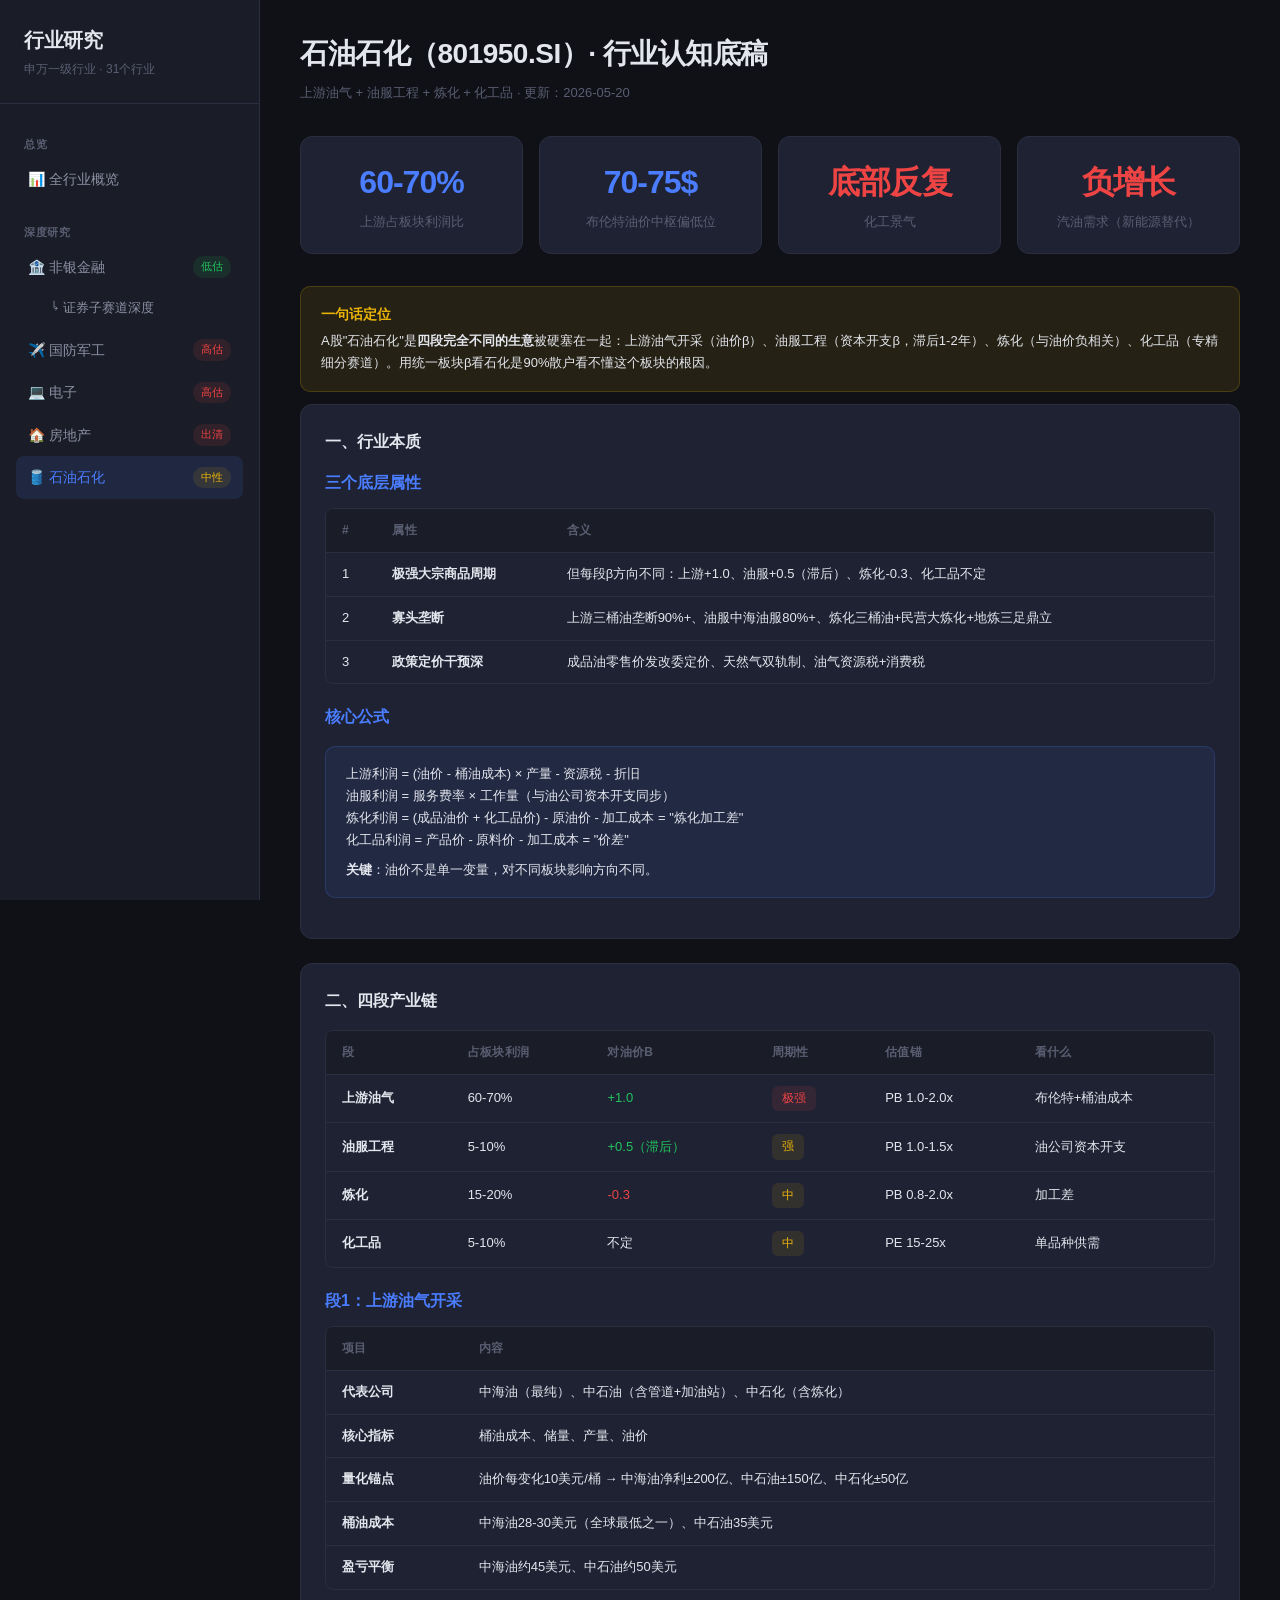
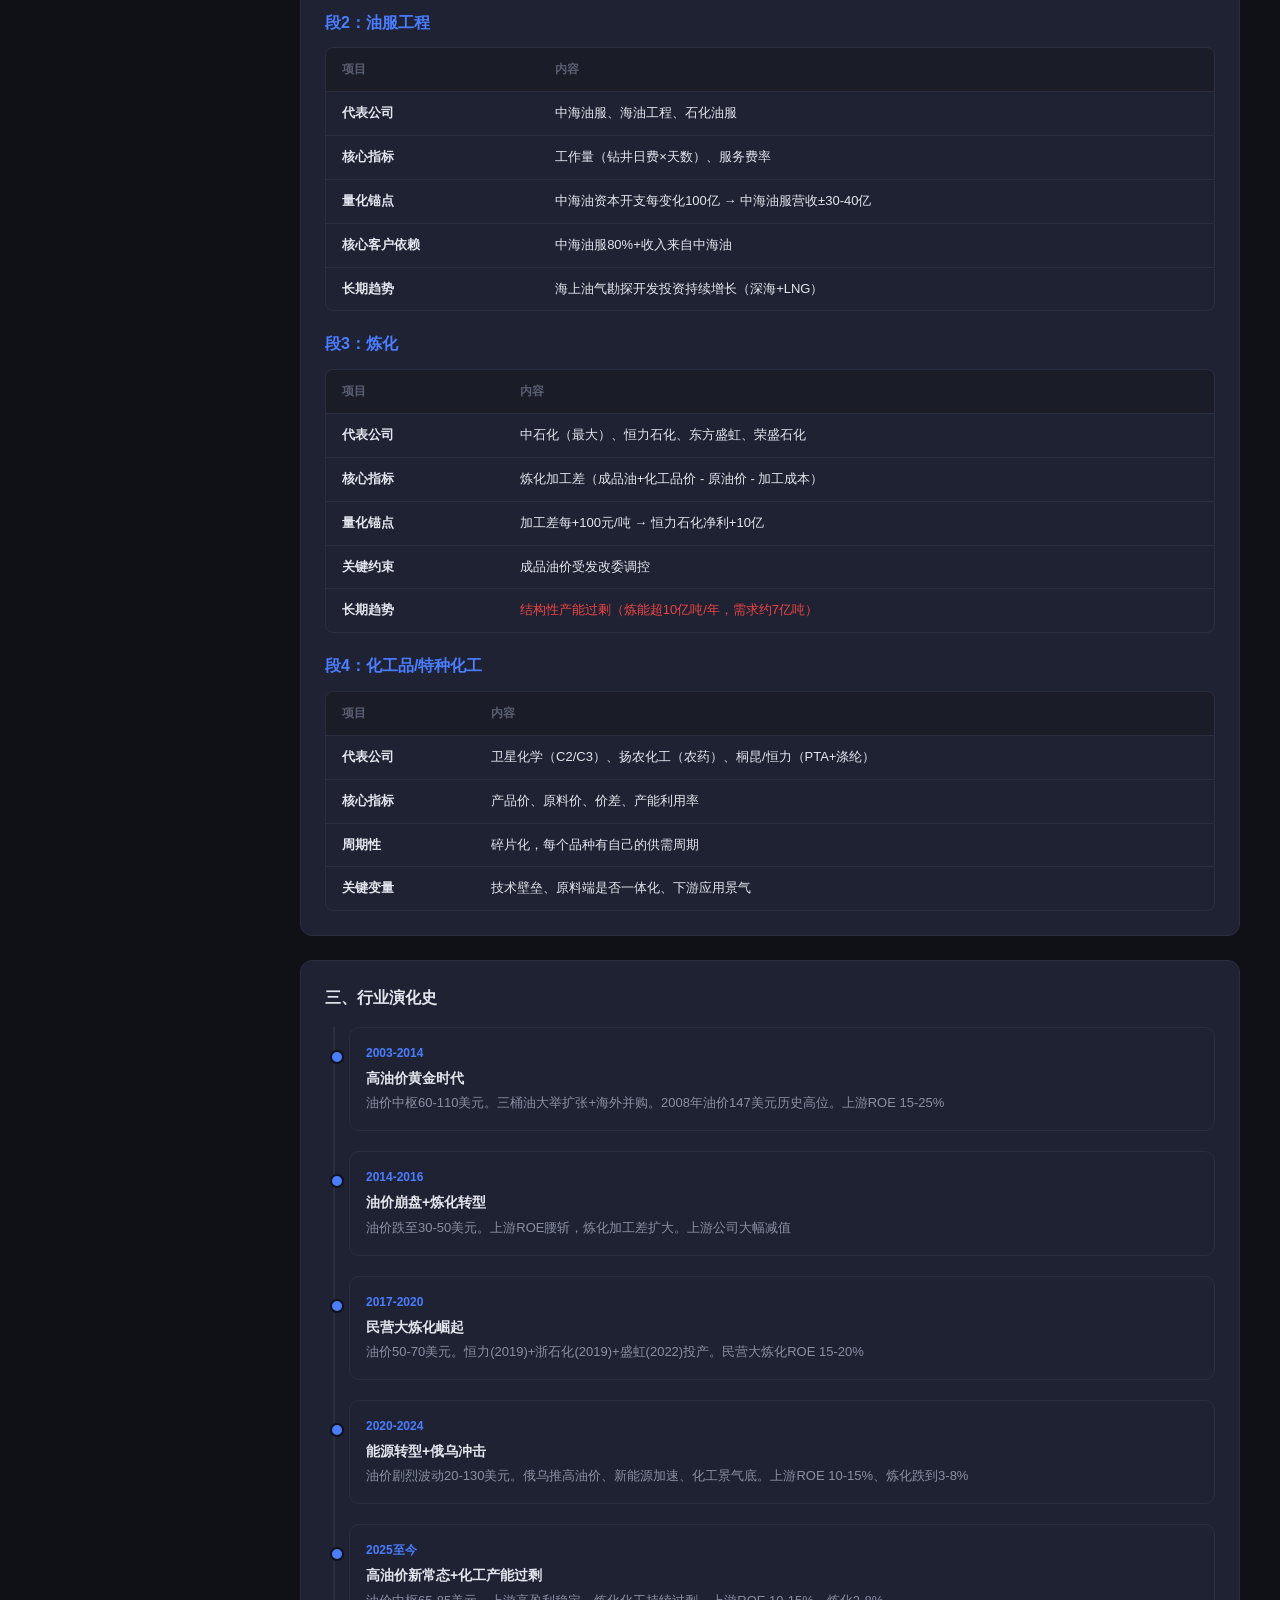
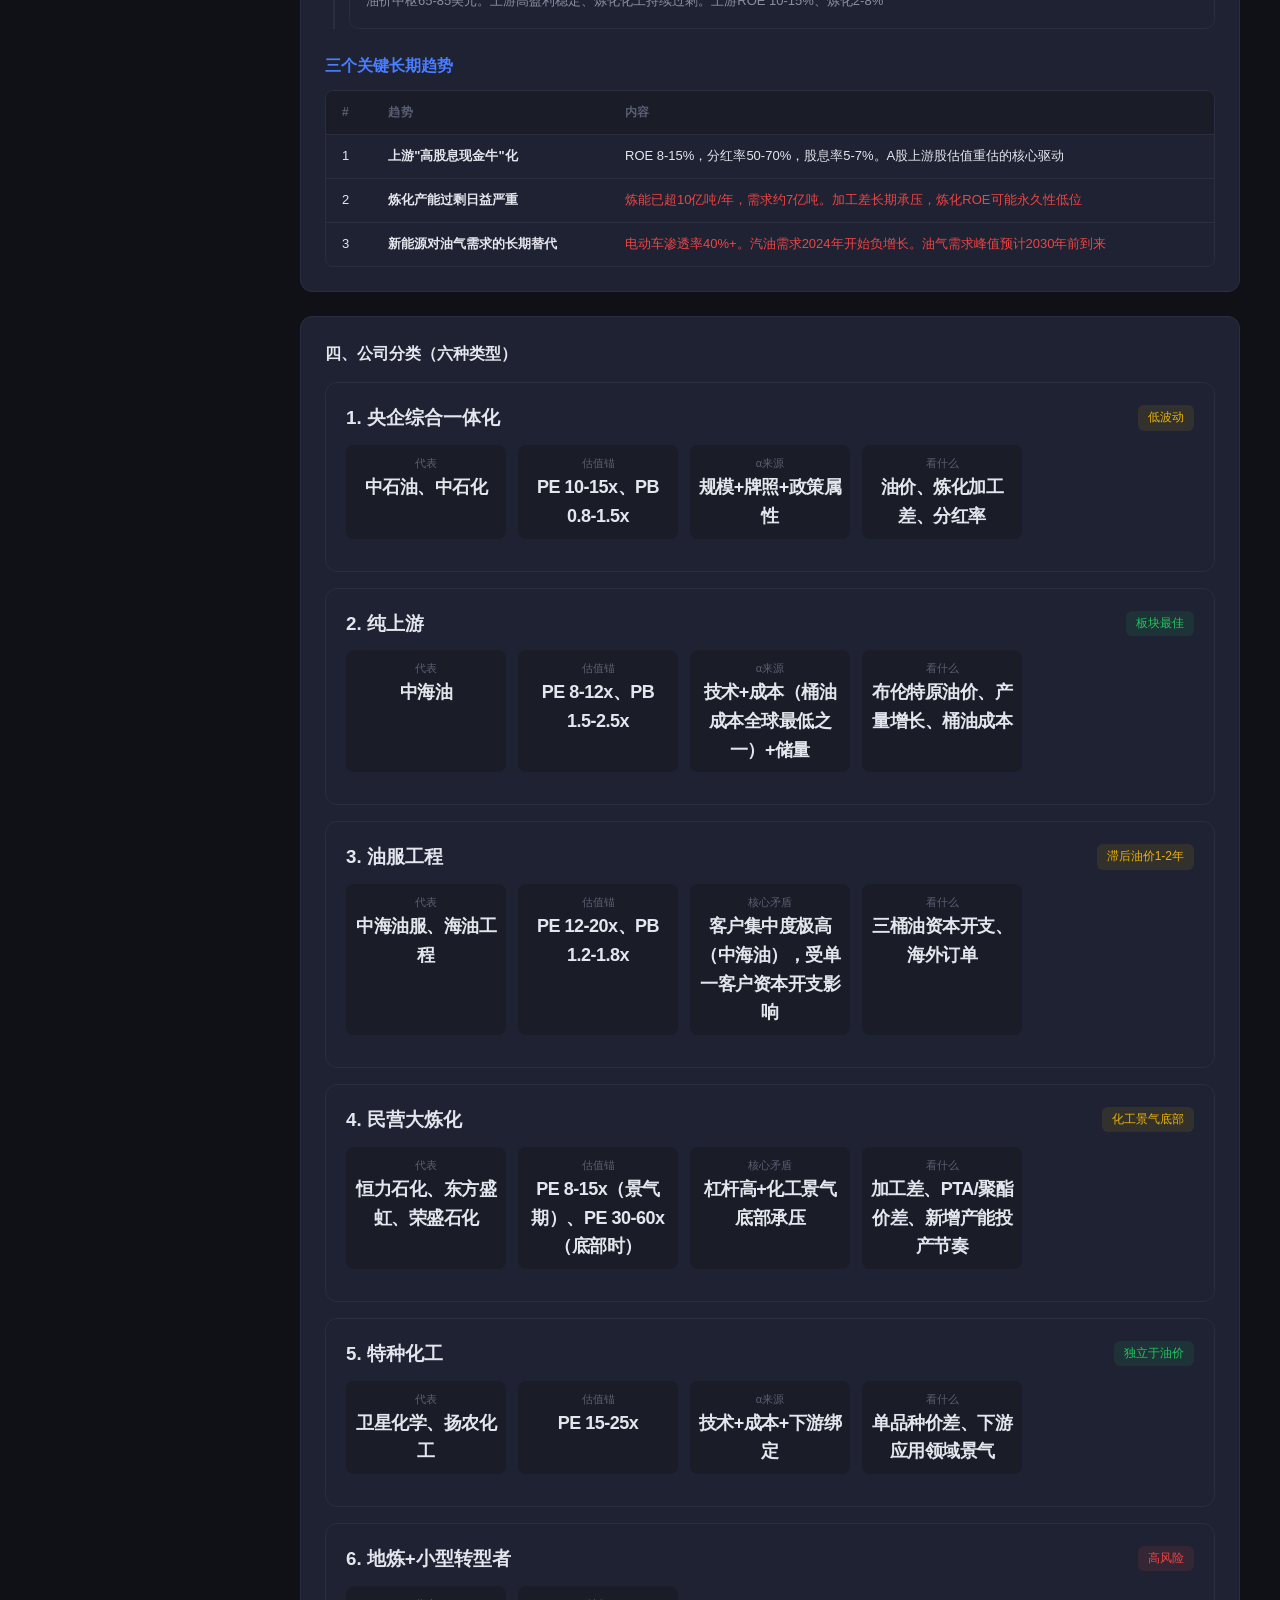
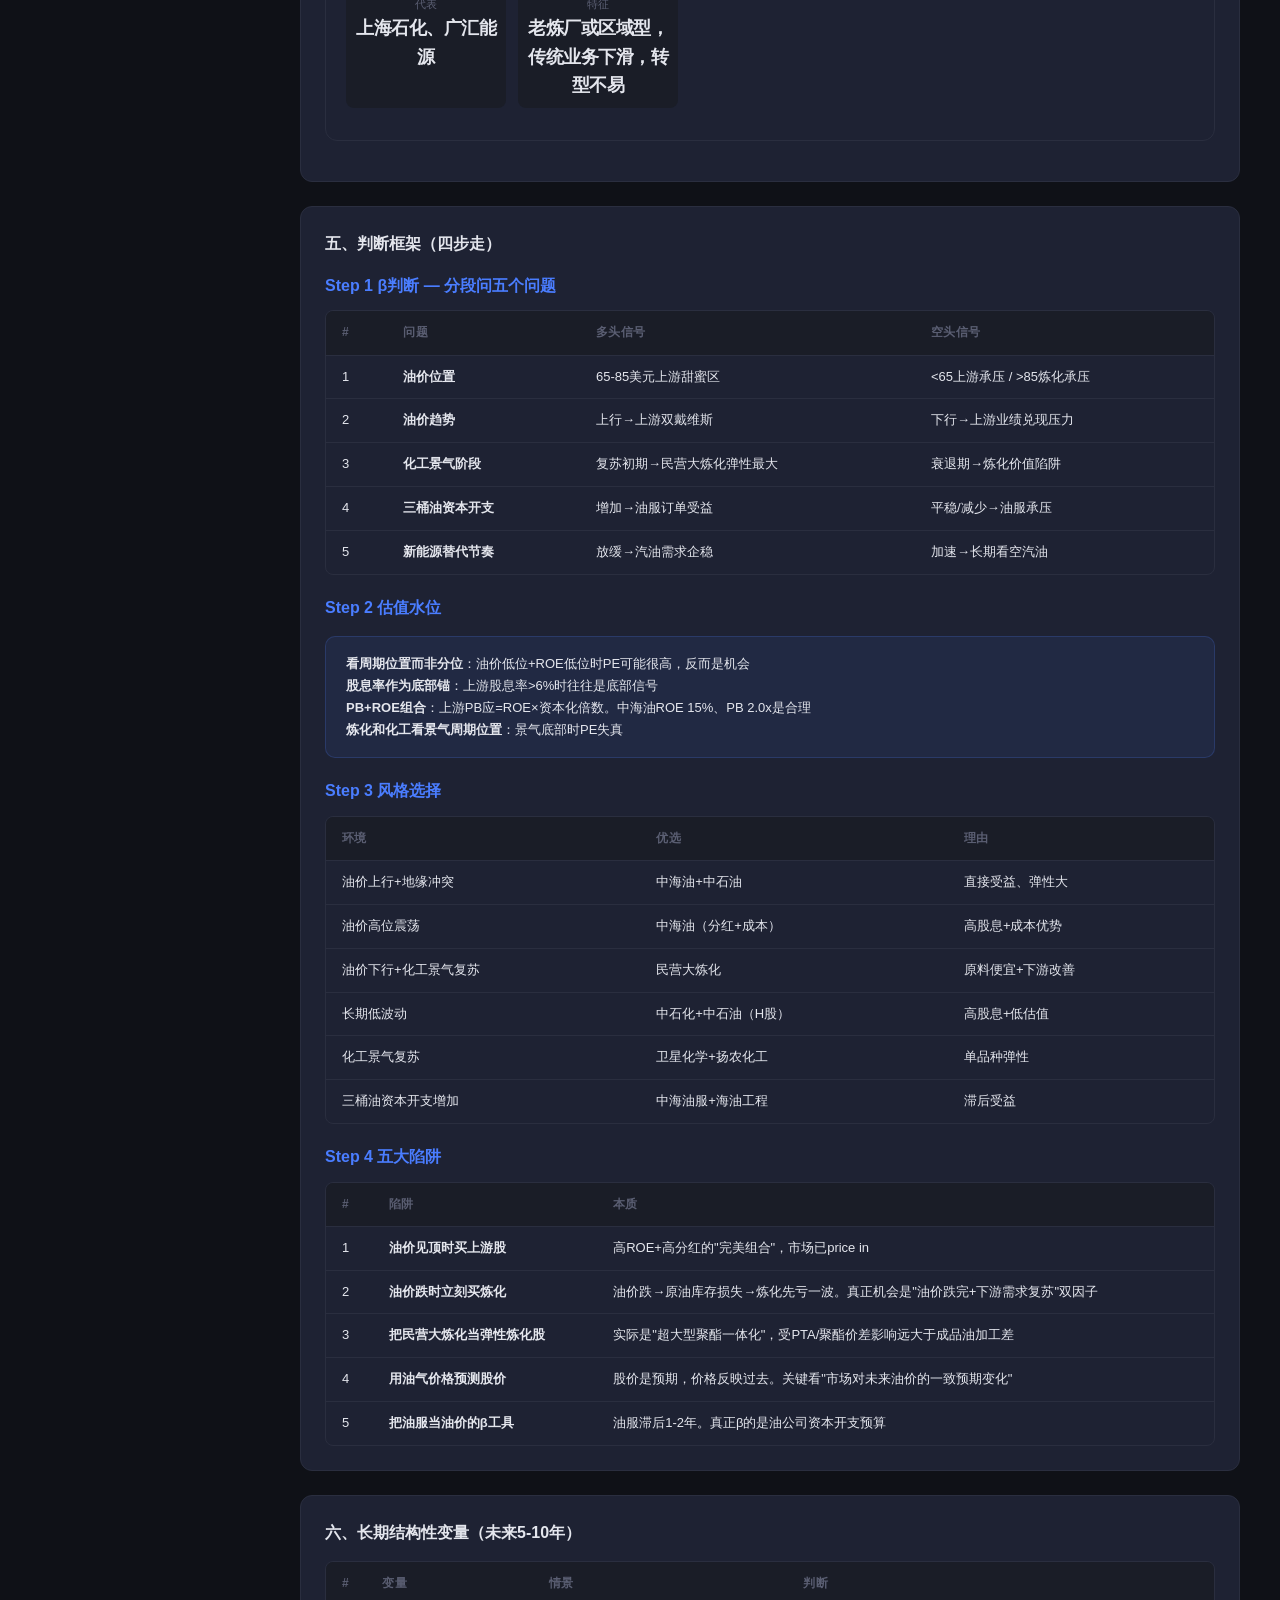
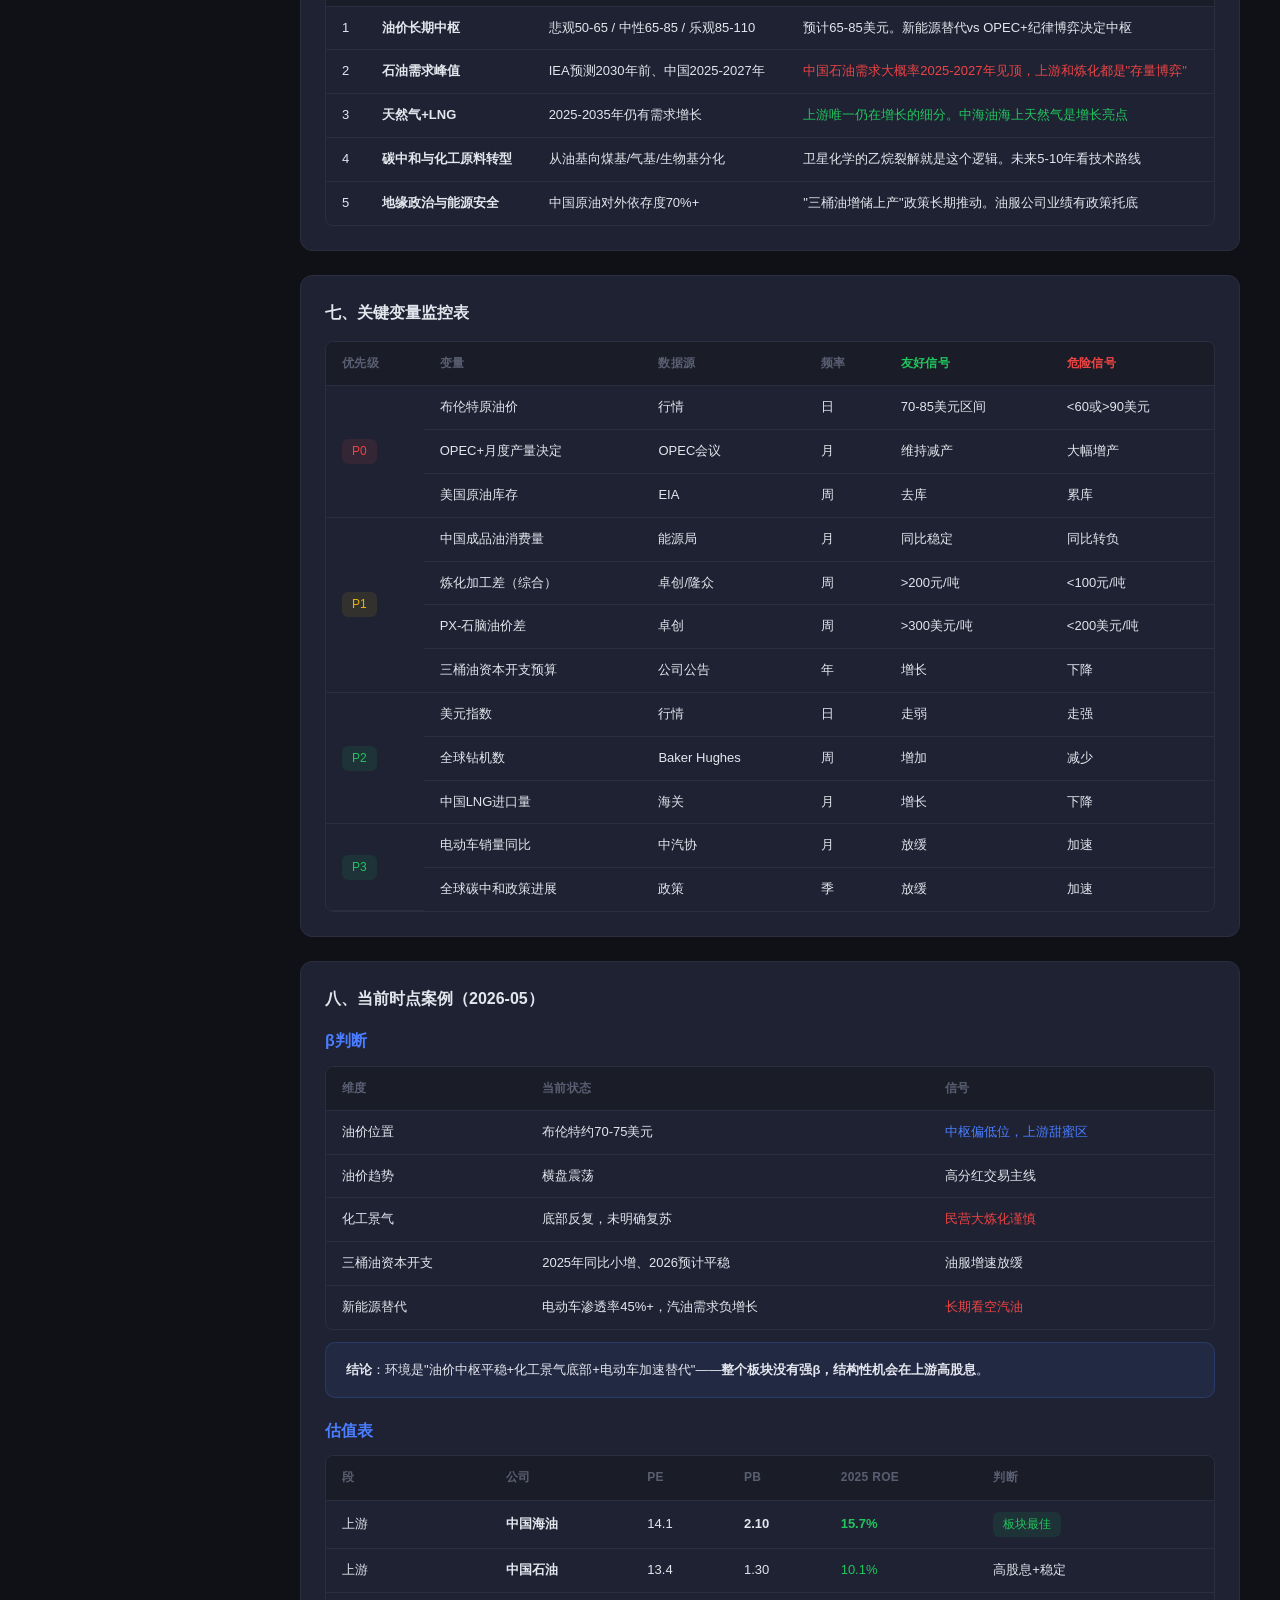
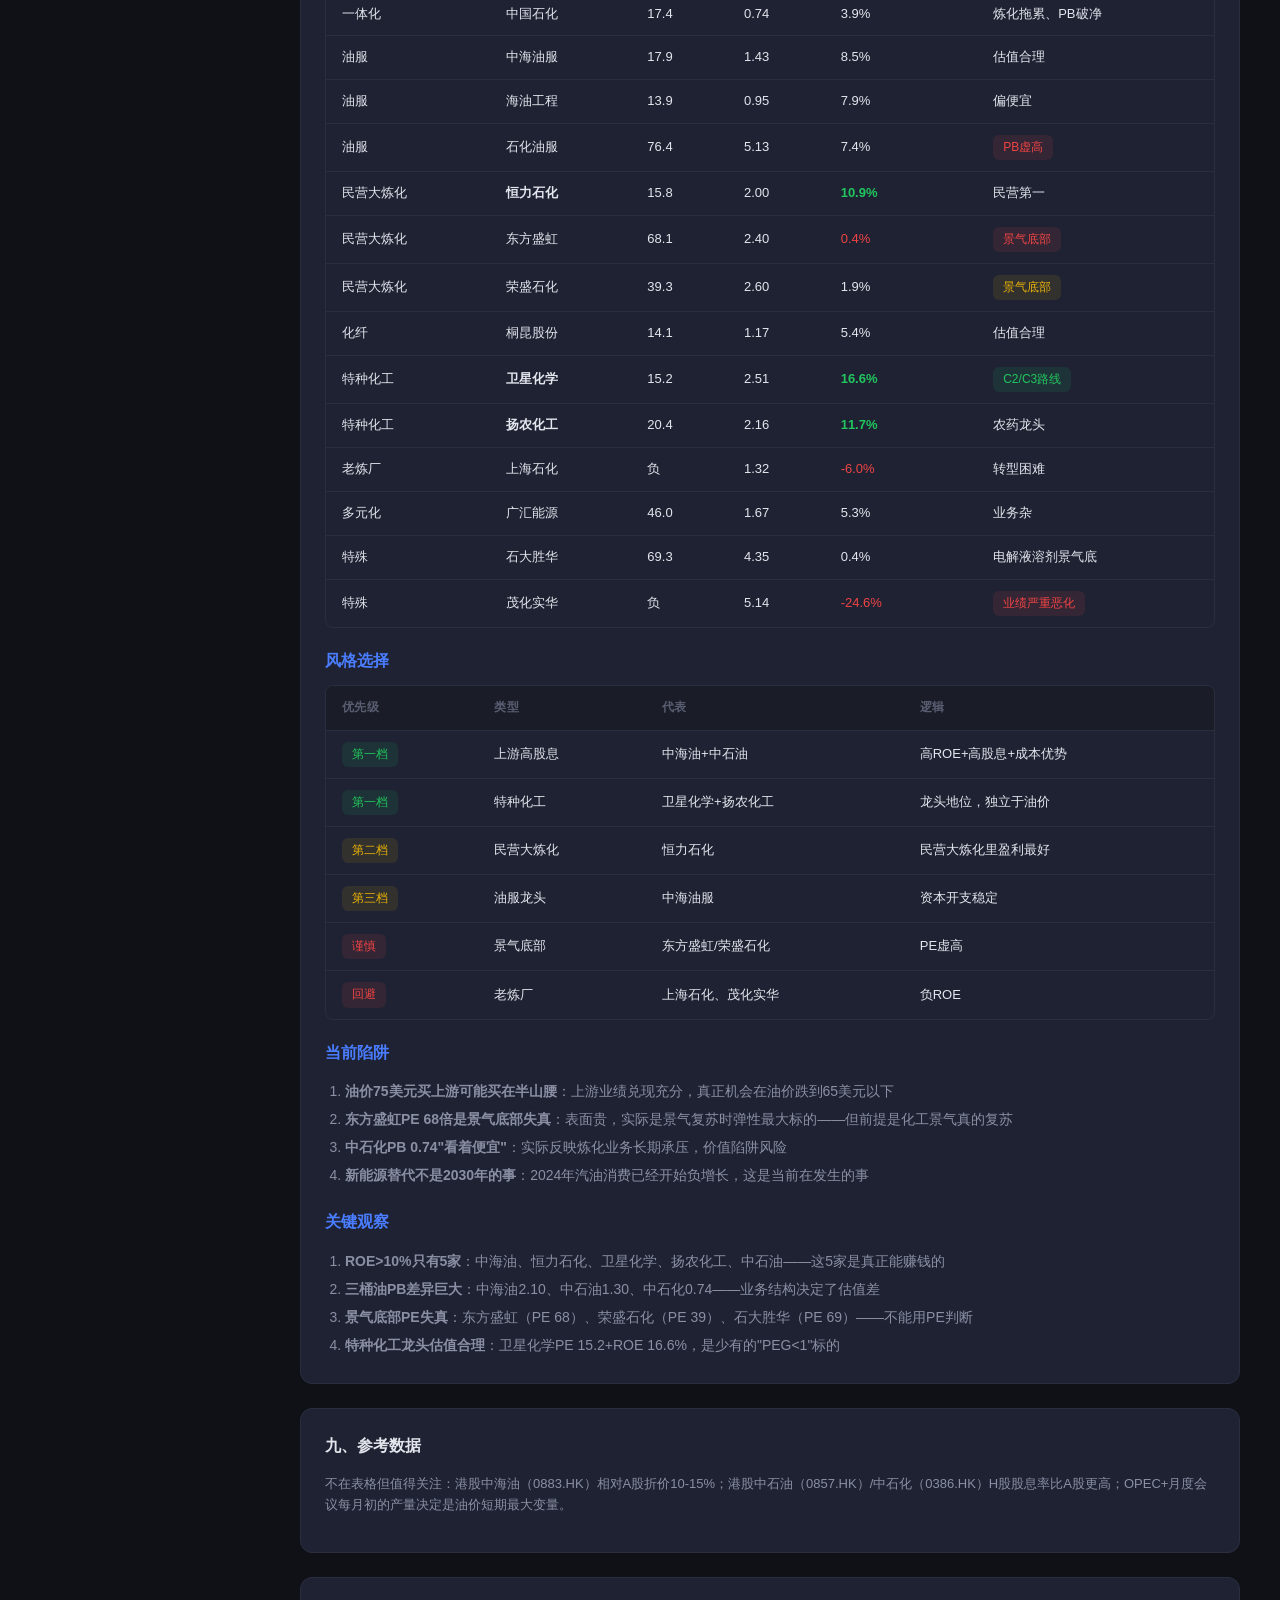
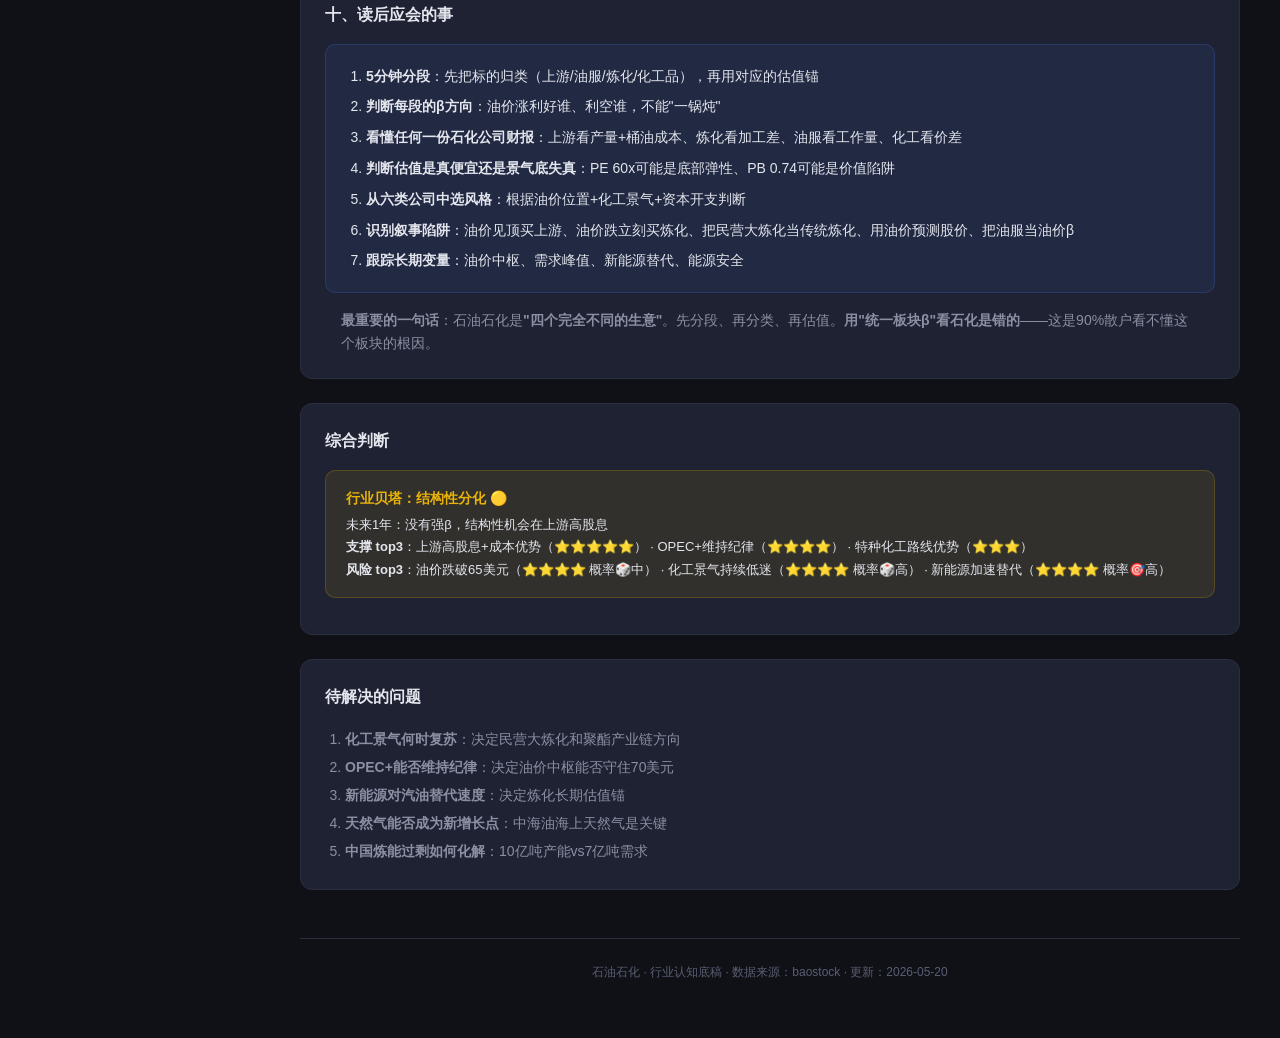
<file: oil.html>
<!DOCTYPE html>
<html lang="zh-CN">
<head>
  <meta charset="UTF-8">
  <meta name="viewport" content="width=device-width, initial-scale=1.0">
  <title>石油石化 · 行业卡片</title>
  <link rel="stylesheet" href="css/style.css">
</head>
<body>
<button class="menu-toggle" onclick="toggleSidebar()">☰</button>
<div class="layout">
  <nav class="sidebar">
    <div class="sidebar-header">
      <h1>行业研究</h1>
      <div class="subtitle">申万一级行业 · 31个行业</div>
    </div>
    <div class="nav-section">
      <div class="nav-section-title">总览</div>
      <a href="index.html" class="nav-item">📊 全行业概览</a>
    </div>
    <div class="nav-section">
      <div class="nav-section-title">深度研究</div>
      <a href="nonbank-finance.html" class="nav-item">🏦 非银金融 <span class="badge green">低估</span></a>
      <a href="sub-securities.html" class="nav-item" style="padding-left:36px;font-size:13px">↳ 证券子赛道深度</a>
      <a href="defense.html" class="nav-item">✈️ 国防军工 <span class="badge red">高估</span></a>
      <a href="electronics.html" class="nav-item">💻 电子 <span class="badge red">高估</span></a>
      <a href="real-estate.html" class="nav-item">🏠 房地产 <span class="badge red">出清</span></a>
      <a href="oil.html" class="nav-item active">🛢️ 石油石化 <span class="badge yellow">中性</span></a>
    </div>
  </nav>

  <div class="main-content">
    <div class="page-header fade-in">
      <h2>石油石化（801950.SI）· 行业认知底稿</h2>
      <div class="meta">上游油气 + 油服工程 + 炼化 + 化工品 · 更新：2026-05-20</div>
    </div>

    <!-- 30秒概览 -->
    <div class="stats-row fade-in">
      <div class="stat-card"><div class="stat-value" style="color:var(--accent)">60-70%</div><div class="stat-label">上游占板块利润比</div></div>
      <div class="stat-card"><div class="stat-value" style="color:var(--accent)">70-75$</div><div class="stat-label">布伦特油价中枢偏低位</div></div>
      <div class="stat-card"><div class="stat-value" style="color:var(--red)">底部反复</div><div class="stat-label">化工景气</div></div>
      <div class="stat-card"><div class="stat-value" style="color:var(--red)">负增长</div><div class="stat-label">汽油需求（新能源替代）</div></div>
    </div>

    <!-- 一句话定位 -->
    <div class="verdict-box neutral fade-in">
      <div class="verdict-title">一句话定位</div>
      A股"石油石化"是<strong>四段完全不同的生意</strong>被硬塞在一起：上游油气开采（油价β）、油服工程（资本开支β，滞后1-2年）、炼化（与油价负相关）、化工品（专精细分赛道）。用统一板块β看石化是90%散户看不懂这个板块的根因。
    </div>

    <!-- 一、行业本质 -->
    <div class="card fade-in">
      <div class="card-header"><span class="card-title">一、行业本质</span></div>
      <h4 style="color:var(--accent);margin:16px 0 12px">三个底层属性</h4>
      <div class="table-wrapper">
        <table>
          <thead><tr><th>#</th><th>属性</th><th>含义</th></tr></thead>
          <tbody>
            <tr><td>1</td><td><strong>极强大宗商品周期</strong></td><td>但每段β方向不同：上游+1.0、油服+0.5（滞后）、炼化-0.3、化工品不定</td></tr>
            <tr><td>2</td><td><strong>寡头垄断</strong></td><td>上游三桶油垄断90%+、油服中海油服80%+、炼化三桶油+民营大炼化+地炼三足鼎立</td></tr>
            <tr><td>3</td><td><strong>政策定价干预深</strong></td><td>成品油零售价发改委定价、天然气双轨制、油气资源税+消费税</td></tr>
          </tbody>
        </table>
      </div>
      <h4 style="color:var(--accent);margin:20px 0 12px">核心公式</h4>
      <div class="insight-box">
        <p>上游利润 = (油价 - 桶油成本) × 产量 - 资源税 - 折旧</p>
        <p>油服利润 = 服务费率 × 工作量（与油公司资本开支同步）</p>
        <p>炼化利润 = (成品油价 + 化工品价) - 原油价 - 加工成本 = "炼化加工差"</p>
        <p>化工品利润 = 产品价 - 原料价 - 加工成本 = "价差"</p>
        <p style="margin-top:8px"><strong>关键</strong>：油价不是单一变量，对不同板块影响方向不同。</p>
      </div>
    </div>

    <!-- 二、四段产业链 -->
    <div class="card fade-in">
      <div class="card-header"><span class="card-title">二、四段产业链</span></div>
      <div class="table-wrapper">
        <table>
          <thead><tr><th>段</th><th>占板块利润</th><th>对油价β</th><th>周期性</th><th>估值锚</th><th>看什么</th></tr></thead>
          <tbody>
            <tr><td><strong>上游油气</strong></td><td>60-70%</td><td style="color:var(--green)">+1.0</td><td><span class="tag red">极强</span></td><td>PB 1.0-2.0x</td><td>布伦特+桶油成本</td></tr>
            <tr><td><strong>油服工程</strong></td><td>5-10%</td><td style="color:var(--green)">+0.5（滞后）</td><td><span class="tag yellow">强</span></td><td>PB 1.0-1.5x</td><td>油公司资本开支</td></tr>
            <tr><td><strong>炼化</strong></td><td>15-20%</td><td style="color:var(--red)">-0.3</td><td><span class="tag yellow">中</span></td><td>PB 0.8-2.0x</td><td>加工差</td></tr>
            <tr><td><strong>化工品</strong></td><td>5-10%</td><td>不定</td><td><span class="tag yellow">中</span></td><td>PE 15-25x</td><td>单品种供需</td></tr>
          </tbody>
        </table>
      </div>

      <h4 style="color:var(--accent);margin:20px 0 12px">段1：上游油气开采</h4>
      <div class="table-wrapper">
        <table>
          <thead><tr><th>项目</th><th>内容</th></tr></thead>
          <tbody>
            <tr><td><strong>代表公司</strong></td><td>中海油（最纯）、中石油（含管道+加油站）、中石化（含炼化）</td></tr>
            <tr><td><strong>核心指标</strong></td><td>桶油成本、储量、产量、油价</td></tr>
            <tr><td><strong>量化锚点</strong></td><td>油价每变化10美元/桶 → 中海油净利±200亿、中石油±150亿、中石化±50亿</td></tr>
            <tr><td><strong>桶油成本</strong></td><td>中海油28-30美元（全球最低之一）、中石油35美元</td></tr>
            <tr><td><strong>盈亏平衡</strong></td><td>中海油约45美元、中石油约50美元</td></tr>
          </tbody>
        </table>
      </div>

      <h4 style="color:var(--accent);margin:20px 0 12px">段2：油服工程</h4>
      <div class="table-wrapper">
        <table>
          <thead><tr><th>项目</th><th>内容</th></tr></thead>
          <tbody>
            <tr><td><strong>代表公司</strong></td><td>中海油服、海油工程、石化油服</td></tr>
            <tr><td><strong>核心指标</strong></td><td>工作量（钻井日费×天数）、服务费率</td></tr>
            <tr><td><strong>量化锚点</strong></td><td>中海油资本开支每变化100亿 → 中海油服营收±30-40亿</td></tr>
            <tr><td><strong>核心客户依赖</strong></td><td>中海油服80%+收入来自中海油</td></tr>
            <tr><td><strong>长期趋势</strong></td><td>海上油气勘探开发投资持续增长（深海+LNG）</td></tr>
          </tbody>
        </table>
      </div>

      <h4 style="color:var(--accent);margin:20px 0 12px">段3：炼化</h4>
      <div class="table-wrapper">
        <table>
          <thead><tr><th>项目</th><th>内容</th></tr></thead>
          <tbody>
            <tr><td><strong>代表公司</strong></td><td>中石化（最大）、恒力石化、东方盛虹、荣盛石化</td></tr>
            <tr><td><strong>核心指标</strong></td><td>炼化加工差（成品油+化工品价 - 原油价 - 加工成本）</td></tr>
            <tr><td><strong>量化锚点</strong></td><td>加工差每+100元/吨 → 恒力石化净利+10亿</td></tr>
            <tr><td><strong>关键约束</strong></td><td>成品油价受发改委调控</td></tr>
            <tr><td><strong>长期趋势</strong></td><td style="color:var(--red)">结构性产能过剩（炼能超10亿吨/年，需求约7亿吨）</td></tr>
          </tbody>
        </table>
      </div>

      <h4 style="color:var(--accent);margin:20px 0 12px">段4：化工品/特种化工</h4>
      <div class="table-wrapper">
        <table>
          <thead><tr><th>项目</th><th>内容</th></tr></thead>
          <tbody>
            <tr><td><strong>代表公司</strong></td><td>卫星化学（C2/C3）、扬农化工（农药）、桐昆/恒力（PTA+涤纶）</td></tr>
            <tr><td><strong>核心指标</strong></td><td>产品价、原料价、价差、产能利用率</td></tr>
            <tr><td><strong>周期性</strong></td><td>碎片化，每个品种有自己的供需周期</td></tr>
            <tr><td><strong>关键变量</strong></td><td>技术壁垒、原料端是否一体化、下游应用景气</td></tr>
          </tbody>
        </table>
      </div>
    </div>

    <!-- 三、行业演化史 -->
    <div class="card fade-in">
      <div class="card-header"><span class="card-title">三、行业演化史</span></div>
      <div class="timeline">
        <div class="timeline-item"><div class="time">2003-2014</div><div class="title">高油价黄金时代</div><div class="desc">油价中枢60-110美元。三桶油大举扩张+海外并购。2008年油价147美元历史高位。上游ROE 15-25%</div></div>
        <div class="timeline-item"><div class="time">2014-2016</div><div class="title">油价崩盘+炼化转型</div><div class="desc">油价跌至30-50美元。上游ROE腰斩，炼化加工差扩大。上游公司大幅减值</div></div>
        <div class="timeline-item"><div class="time">2017-2020</div><div class="title">民营大炼化崛起</div><div class="desc">油价50-70美元。恒力(2019)+浙石化(2019)+盛虹(2022)投产。民营大炼化ROE 15-20%</div></div>
        <div class="timeline-item"><div class="time">2020-2024</div><div class="title">能源转型+俄乌冲击</div><div class="desc">油价剧烈波动20-130美元。俄乌推高油价、新能源加速、化工景气底。上游ROE 10-15%、炼化跌到3-8%</div></div>
        <div class="timeline-item"><div class="time">2025至今</div><div class="title">高油价新常态+化工产能过剩</div><div class="desc">油价中枢65-85美元。上游高盈利稳定、炼化化工持续过剩。上游ROE 10-15%、炼化2-8%</div></div>
      </div>
      <h4 style="color:var(--accent);margin:24px 0 12px">三个关键长期趋势</h4>
      <div class="table-wrapper">
        <table>
          <thead><tr><th>#</th><th>趋势</th><th>内容</th></tr></thead>
          <tbody>
            <tr><td>1</td><td><strong>上游"高股息现金牛"化</strong></td><td>ROE 8-15%，分红率50-70%，股息率5-7%。A股上游股估值重估的核心驱动</td></tr>
            <tr><td>2</td><td><strong>炼化产能过剩日益严重</strong></td><td style="color:var(--red)">炼能已超10亿吨/年，需求约7亿吨。加工差长期承压，炼化ROE可能永久性低位</td></tr>
            <tr><td>3</td><td><strong>新能源对油气需求的长期替代</strong></td><td style="color:var(--red)">电动车渗透率40%+。汽油需求2024年开始负增长。油气需求峰值预计2030年前到来</td></tr>
          </tbody>
        </table>
      </div>
    </div>

    <!-- 四、公司分类 -->
    <div class="card fade-in">
      <div class="card-header"><span class="card-title">四、公司分类（六种类型）</span></div>
      <div class="stock-profile">
        <div class="profile-header"><h3>1. 央企综合一体化</h3><div><span class="tag yellow">低波动</span></div></div>
        <div class="profile-grid">
          <div class="metric"><div class="label">代表</div><div class="value">中石油、中石化</div></div>
          <div class="metric"><div class="label">估值锚</div><div class="value">PE 10-15x、PB 0.8-1.5x</div></div>
          <div class="metric"><div class="label">α来源</div><div class="value">规模+牌照+政策属性</div></div>
          <div class="metric"><div class="label">看什么</div><div class="value">油价、炼化加工差、分红率</div></div>
        </div>
      </div>
      <div class="stock-profile" style="margin-top:16px">
        <div class="profile-header"><h3>2. 纯上游</h3><div><span class="tag green">板块最佳</span></div></div>
        <div class="profile-grid">
          <div class="metric"><div class="label">代表</div><div class="value">中海油</div></div>
          <div class="metric"><div class="label">估值锚</div><div class="value">PE 8-12x、PB 1.5-2.5x</div></div>
          <div class="metric"><div class="label">α来源</div><div class="value">技术+成本（桶油成本全球最低之一）+储量</div></div>
          <div class="metric"><div class="label">看什么</div><div class="value">布伦特原油价、产量增长、桶油成本</div></div>
        </div>
      </div>
      <div class="stock-profile" style="margin-top:16px">
        <div class="profile-header"><h3>3. 油服工程</h3><div><span class="tag yellow">滞后油价1-2年</span></div></div>
        <div class="profile-grid">
          <div class="metric"><div class="label">代表</div><div class="value">中海油服、海油工程</div></div>
          <div class="metric"><div class="label">估值锚</div><div class="value">PE 12-20x、PB 1.2-1.8x</div></div>
          <div class="metric"><div class="label">核心矛盾</div><div class="value">客户集中度极高（中海油），受单一客户资本开支影响</div></div>
          <div class="metric"><div class="label">看什么</div><div class="value">三桶油资本开支、海外订单</div></div>
        </div>
      </div>
      <div class="stock-profile" style="margin-top:16px">
        <div class="profile-header"><h3>4. 民营大炼化</h3><div><span class="tag yellow">化工景气底部</span></div></div>
        <div class="profile-grid">
          <div class="metric"><div class="label">代表</div><div class="value">恒力石化、东方盛虹、荣盛石化</div></div>
          <div class="metric"><div class="label">估值锚</div><div class="value">PE 8-15x（景气期）、PE 30-60x（底部时）</div></div>
          <div class="metric"><div class="label">核心矛盾</div><div class="value">杠杆高+化工景气底部承压</div></div>
          <div class="metric"><div class="label">看什么</div><div class="value">加工差、PTA/聚酯价差、新增产能投产节奏</div></div>
        </div>
      </div>
      <div class="stock-profile" style="margin-top:16px">
        <div class="profile-header"><h3>5. 特种化工</h3><div><span class="tag green">独立于油价</span></div></div>
        <div class="profile-grid">
          <div class="metric"><div class="label">代表</div><div class="value">卫星化学、扬农化工</div></div>
          <div class="metric"><div class="label">估值锚</div><div class="value">PE 15-25x</div></div>
          <div class="metric"><div class="label">α来源</div><div class="value">技术+成本+下游绑定</div></div>
          <div class="metric"><div class="label">看什么</div><div class="value">单品种价差、下游应用领域景气</div></div>
        </div>
      </div>
      <div class="stock-profile" style="margin-top:16px">
        <div class="profile-header"><h3>6. 地炼+小型转型者</h3><div><span class="tag red">高风险</span></div></div>
        <div class="profile-grid">
          <div class="metric"><div class="label">代表</div><div class="value">上海石化、广汇能源</div></div>
          <div class="metric"><div class="label">特征</div><div class="value">老炼厂或区域型，传统业务下滑，转型不易</div></div>
        </div>
      </div>
    </div>

    <!-- 五、判断框架 -->
    <div class="card fade-in">
      <div class="card-header"><span class="card-title">五、判断框架（四步走）</span></div>

      <h4 style="color:var(--accent);margin:16px 0 12px">Step 1 β判断 — 分段问五个问题</h4>
      <div class="table-wrapper">
        <table>
          <thead><tr><th>#</th><th>问题</th><th>多头信号</th><th>空头信号</th></tr></thead>
          <tbody>
            <tr><td>1</td><td><strong>油价位置</strong></td><td>65-85美元上游甜蜜区</td><td>&lt;65上游承压 / &gt;85炼化承压</td></tr>
            <tr><td>2</td><td><strong>油价趋势</strong></td><td>上行→上游双戴维斯</td><td>下行→上游业绩兑现压力</td></tr>
            <tr><td>3</td><td><strong>化工景气阶段</strong></td><td>复苏初期→民营大炼化弹性最大</td><td>衰退期→炼化价值陷阱</td></tr>
            <tr><td>4</td><td><strong>三桶油资本开支</strong></td><td>增加→油服订单受益</td><td>平稳/减少→油服承压</td></tr>
            <tr><td>5</td><td><strong>新能源替代节奏</strong></td><td>放缓→汽油需求企稳</td><td>加速→长期看空汽油</td></tr>
          </tbody>
        </table>
      </div>

      <h4 style="color:var(--accent);margin:20px 0 12px">Step 2 估值水位</h4>
      <div class="insight-box">
        <p><strong>看周期位置而非分位</strong>：油价低位+ROE低位时PE可能很高，反而是机会</p>
        <p><strong>股息率作为底部锚</strong>：上游股息率>6%时往往是底部信号</p>
        <p><strong>PB+ROE组合</strong>：上游PB应=ROE×资本化倍数。中海油ROE 15%、PB 2.0x是合理</p>
        <p><strong>炼化和化工看景气周期位置</strong>：景气底部时PE失真</p>
      </div>

      <h4 style="color:var(--accent);margin:20px 0 12px">Step 3 风格选择</h4>
      <div class="table-wrapper">
        <table>
          <thead><tr><th>环境</th><th>优选</th><th>理由</th></tr></thead>
          <tbody>
            <tr><td>油价上行+地缘冲突</td><td>中海油+中石油</td><td>直接受益、弹性大</td></tr>
            <tr><td>油价高位震荡</td><td>中海油（分红+成本）</td><td>高股息+成本优势</td></tr>
            <tr><td>油价下行+化工景气复苏</td><td>民营大炼化</td><td>原料便宜+下游改善</td></tr>
            <tr><td>长期低波动</td><td>中石化+中石油（H股）</td><td>高股息+低估值</td></tr>
            <tr><td>化工景气复苏</td><td>卫星化学+扬农化工</td><td>单品种弹性</td></tr>
            <tr><td>三桶油资本开支增加</td><td>中海油服+海油工程</td><td>滞后受益</td></tr>
          </tbody>
        </table>
      </div>

      <h4 style="color:var(--accent);margin:20px 0 12px">Step 4 五大陷阱</h4>
      <div class="table-wrapper">
        <table>
          <thead><tr><th>#</th><th>陷阱</th><th>本质</th></tr></thead>
          <tbody>
            <tr><td>1</td><td><strong>油价见顶时买上游股</strong></td><td>高ROE+高分红的"完美组合"，市场已price in</td></tr>
            <tr><td>2</td><td><strong>油价跌时立刻买炼化</strong></td><td>油价跌→原油库存损失→炼化先亏一波。真正机会是"油价跌完+下游需求复苏"双因子</td></tr>
            <tr><td>3</td><td><strong>把民营大炼化当弹性炼化股</strong></td><td>实际是"超大型聚酯一体化"，受PTA/聚酯价差影响远大于成品油加工差</td></tr>
            <tr><td>4</td><td><strong>用油气价格预测股价</strong></td><td>股价是预期，价格反映过去。关键看"市场对未来油价的一致预期变化"</td></tr>
            <tr><td>5</td><td><strong>把油服当油价的β工具</strong></td><td>油服滞后1-2年。真正β的是油公司资本开支预算</td></tr>
          </tbody>
        </table>
      </div>
    </div>

    <!-- 六、长期结构性变量 -->
    <div class="card fade-in">
      <div class="card-header"><span class="card-title">六、长期结构性变量（未来5-10年）</span></div>
      <div class="table-wrapper">
        <table>
          <thead><tr><th>#</th><th>变量</th><th>情景</th><th>判断</th></tr></thead>
          <tbody>
            <tr><td>1</td><td><strong>油价长期中枢</strong></td><td>悲观50-65 / 中性65-85 / 乐观85-110</td><td>预计65-85美元。新能源替代vs OPEC+纪律博弈决定中枢</td></tr>
            <tr><td>2</td><td><strong>石油需求峰值</strong></td><td>IEA预测2030年前、中国2025-2027年</td><td style="color:var(--red)">中国石油需求大概率2025-2027年见顶，上游和炼化都是"存量博弈"</td></tr>
            <tr><td>3</td><td><strong>天然气+LNG</strong></td><td>2025-2035年仍有需求增长</td><td style="color:var(--green)">上游唯一仍在增长的细分。中海油海上天然气是增长亮点</td></tr>
            <tr><td>4</td><td><strong>碳中和与化工原料转型</strong></td><td>从油基向煤基/气基/生物基分化</td><td>卫星化学的乙烷裂解就是这个逻辑。未来5-10年看技术路线</td></tr>
            <tr><td>5</td><td><strong>地缘政治与能源安全</strong></td><td>中国原油对外依存度70%+</td><td>"三桶油增储上产"政策长期推动。油服公司业绩有政策托底</td></tr>
          </tbody>
        </table>
      </div>
    </div>

    <!-- 七、关键变量监控表 -->
    <div class="card fade-in">
      <div class="card-header"><span class="card-title">七、关键变量监控表</span></div>
      <div class="table-wrapper">
        <table>
          <thead><tr><th>优先级</th><th>变量</th><th>数据源</th><th>频率</th><th style="color:var(--green)">友好信号</th><th style="color:var(--red)">危险信号</th></tr></thead>
          <tbody>
            <tr><td rowspan="3"><span class="tag red">P0</span></td><td>布伦特原油价</td><td>行情</td><td>日</td><td>70-85美元区间</td><td>&lt;60或&gt;90美元</td></tr>
            <tr><td>OPEC+月度产量决定</td><td>OPEC会议</td><td>月</td><td>维持减产</td><td>大幅增产</td></tr>
            <tr><td>美国原油库存</td><td>EIA</td><td>周</td><td>去库</td><td>累库</td></tr>
            <tr><td rowspan="4"><span class="tag yellow">P1</span></td><td>中国成品油消费量</td><td>能源局</td><td>月</td><td>同比稳定</td><td>同比转负</td></tr>
            <tr><td>炼化加工差（综合）</td><td>卓创/隆众</td><td>周</td><td>&gt;200元/吨</td><td>&lt;100元/吨</td></tr>
            <tr><td>PX-石脑油价差</td><td>卓创</td><td>周</td><td>&gt;300美元/吨</td><td>&lt;200美元/吨</td></tr>
            <tr><td>三桶油资本开支预算</td><td>公司公告</td><td>年</td><td>增长</td><td>下降</td></tr>
            <tr><td rowspan="3"><span class="tag green">P2</span></td><td>美元指数</td><td>行情</td><td>日</td><td>走弱</td><td>走强</td></tr>
            <tr><td>全球钻机数</td><td>Baker Hughes</td><td>周</td><td>增加</td><td>减少</td></tr>
            <tr><td>中国LNG进口量</td><td>海关</td><td>月</td><td>增长</td><td>下降</td></tr>
            <tr><td rowspan="2"><span class="tag green">P3</span></td><td>电动车销量同比</td><td>中汽协</td><td>月</td><td>放缓</td><td>加速</td></tr>
            <tr><td>全球碳中和政策进展</td><td>政策</td><td>季</td><td>放缓</td><td>加速</td></tr>
          </tbody>
        </table>
      </div>
    </div>

    <!-- 八、当前时点案例 -->
    <div class="card fade-in">
      <div class="card-header"><span class="card-title">八、当前时点案例（2026-05）</span></div>

      <h4 style="color:var(--accent);margin:16px 0 12px">β判断</h4>
      <div class="table-wrapper">
        <table>
          <thead><tr><th>维度</th><th>当前状态</th><th>信号</th></tr></thead>
          <tbody>
            <tr><td>油价位置</td><td>布伦特约70-75美元</td><td style="color:var(--accent)">中枢偏低位，上游甜蜜区</td></tr>
            <tr><td>油价趋势</td><td>横盘震荡</td><td>高分红交易主线</td></tr>
            <tr><td>化工景气</td><td>底部反复，未明确复苏</td><td style="color:var(--red)">民营大炼化谨慎</td></tr>
            <tr><td>三桶油资本开支</td><td>2025年同比小增、2026预计平稳</td><td>油服增速放缓</td></tr>
            <tr><td>新能源替代</td><td>电动车渗透率45%+，汽油需求负增长</td><td style="color:var(--red)">长期看空汽油</td></tr>
          </tbody>
        </table>
      </div>
      <div class="insight-box" style="margin-top:12px"><strong>结论</strong>：环境是"油价中枢平稳+化工景气底部+电动车加速替代"——<strong>整个板块没有强β，结构性机会在上游高股息</strong>。</div>

      <h4 style="color:var(--accent);margin:20px 0 12px">估值表</h4>
      <div class="table-wrapper">
        <table>
          <thead><tr><th>段</th><th>公司</th><th>PE</th><th>PB</th><th>2025 ROE</th><th>判断</th></tr></thead>
          <tbody>
            <tr><td>上游</td><td><strong>中国海油</strong></td><td>14.1</td><td><strong>2.10</strong></td><td style="color:var(--green)"><strong>15.7%</strong></td><td><span class="tag green">板块最佳</span></td></tr>
            <tr><td>上游</td><td><strong>中国石油</strong></td><td>13.4</td><td>1.30</td><td style="color:var(--green)">10.1%</td><td>高股息+稳定</td></tr>
            <tr><td>一体化</td><td>中国石化</td><td>17.4</td><td>0.74</td><td>3.9%</td><td>炼化拖累、PB破净</td></tr>
            <tr><td>油服</td><td>中海油服</td><td>17.9</td><td>1.43</td><td>8.5%</td><td>估值合理</td></tr>
            <tr><td>油服</td><td>海油工程</td><td>13.9</td><td>0.95</td><td>7.9%</td><td>偏便宜</td></tr>
            <tr><td>油服</td><td>石化油服</td><td>76.4</td><td>5.13</td><td>7.4%</td><td><span class="tag red">PB虚高</span></td></tr>
            <tr><td>民营大炼化</td><td><strong>恒力石化</strong></td><td>15.8</td><td>2.00</td><td style="color:var(--green)"><strong>10.9%</strong></td><td>民营第一</td></tr>
            <tr><td>民营大炼化</td><td>东方盛虹</td><td>68.1</td><td>2.40</td><td style="color:var(--red)">0.4%</td><td><span class="tag red">景气底部</span></td></tr>
            <tr><td>民营大炼化</td><td>荣盛石化</td><td>39.3</td><td>2.60</td><td>1.9%</td><td><span class="tag yellow">景气底部</span></td></tr>
            <tr><td>化纤</td><td>桐昆股份</td><td>14.1</td><td>1.17</td><td>5.4%</td><td>估值合理</td></tr>
            <tr><td>特种化工</td><td><strong>卫星化学</strong></td><td>15.2</td><td>2.51</td><td style="color:var(--green)"><strong>16.6%</strong></td><td><span class="tag green">C2/C3路线</span></td></tr>
            <tr><td>特种化工</td><td><strong>扬农化工</strong></td><td>20.4</td><td>2.16</td><td style="color:var(--green)"><strong>11.7%</strong></td><td>农药龙头</td></tr>
            <tr><td>老炼厂</td><td>上海石化</td><td>负</td><td>1.32</td><td style="color:var(--red)">-6.0%</td><td>转型困难</td></tr>
            <tr><td>多元化</td><td>广汇能源</td><td>46.0</td><td>1.67</td><td>5.3%</td><td>业务杂</td></tr>
            <tr><td>特殊</td><td>石大胜华</td><td>69.3</td><td>4.35</td><td>0.4%</td><td>电解液溶剂景气底</td></tr>
            <tr><td>特殊</td><td>茂化实华</td><td>负</td><td>5.14</td><td style="color:var(--red)">-24.6%</td><td><span class="tag red">业绩严重恶化</span></td></tr>
          </tbody>
        </table>
      </div>

      <h4 style="color:var(--accent);margin:20px 0 12px">风格选择</h4>
      <div class="table-wrapper">
        <table>
          <thead><tr><th>优先级</th><th>类型</th><th>代表</th><th>逻辑</th></tr></thead>
          <tbody>
            <tr><td><span class="tag green">第一档</span></td><td>上游高股息</td><td>中海油+中石油</td><td>高ROE+高股息+成本优势</td></tr>
            <tr><td><span class="tag green">第一档</span></td><td>特种化工</td><td>卫星化学+扬农化工</td><td>龙头地位，独立于油价</td></tr>
            <tr><td><span class="tag yellow">第二档</span></td><td>民营大炼化</td><td>恒力石化</td><td>民营大炼化里盈利最好</td></tr>
            <tr><td><span class="tag yellow">第三档</span></td><td>油服龙头</td><td>中海油服</td><td>资本开支稳定</td></tr>
            <tr><td><span class="tag red">谨慎</span></td><td>景气底部</td><td>东方盛虹/荣盛石化</td><td>PE虚高</td></tr>
            <tr><td><span class="tag red">回避</span></td><td>老炼厂</td><td>上海石化、茂化实华</td><td>负ROE</td></tr>
          </tbody>
        </table>
      </div>

      <h4 style="color:var(--accent);margin:20px 0 12px">当前陷阱</h4>
      <ol style="font-size:14px;color:var(--text-secondary);padding-left:20px;line-height:2">
        <li><strong>油价75美元买上游可能买在半山腰</strong>：上游业绩兑现充分，真正机会在油价跌到65美元以下</li>
        <li><strong>东方盛虹PE 68倍是景气底部失真</strong>：表面贵，实际是景气复苏时弹性最大标的——但前提是化工景气真的复苏</li>
        <li><strong>中石化PB 0.74"看着便宜"</strong>：实际反映炼化业务长期承压，价值陷阱风险</li>
        <li><strong>新能源替代不是2030年的事</strong>：2024年汽油消费已经开始负增长，这是当前在发生的事</li>
      </ol>

      <h4 style="color:var(--accent);margin:20px 0 12px">关键观察</h4>
      <ol style="font-size:14px;color:var(--text-secondary);padding-left:20px;line-height:2">
        <li><strong>ROE>10%只有5家</strong>：中海油、恒力石化、卫星化学、扬农化工、中石油——这5家是真正能赚钱的</li>
        <li><strong>三桶油PB差异巨大</strong>：中海油2.10、中石油1.30、中石化0.74——业务结构决定了估值差</li>
        <li><strong>景气底部PE失真</strong>：东方盛虹（PE 68）、荣盛石化（PE 39）、石大胜华（PE 69）——不能用PE判断</li>
        <li><strong>特种化工龙头估值合理</strong>：卫星化学PE 15.2+ROE 16.6%，是少有的"PEG&lt;1"标的</li>
      </ol>
    </div>

    <!-- 九、参考数据 -->
    <div class="card fade-in">
      <div class="card-header"><span class="card-title">九、参考数据</span></div>
      <p style="font-size:13px;color:var(--text-secondary);margin-bottom:12px">不在表格但值得关注：港股中海油（0883.HK）相对A股折价10-15%；港股中石油（0857.HK）/中石化（0386.HK）H股股息率比A股更高；OPEC+月度会议每月初的产量决定是油价短期最大变量。</p>
    </div>

    <!-- 十、读后应会的事 -->
    <div class="card fade-in">
      <div class="card-header"><span class="card-title">十、读后应会的事</span></div>
      <div class="insight-box">
        <ol style="font-size:14px;line-height:2.2;padding-left:20px">
          <li><strong>5分钟分段</strong>：先把标的归类（上游/油服/炼化/化工品），再用对应的估值锚</li>
          <li><strong>判断每段的β方向</strong>：油价涨利好谁、利空谁，不能"一锅炖"</li>
          <li><strong>看懂任何一份石化公司财报</strong>：上游看产量+桶油成本、炼化看加工差、油服看工作量、化工看价差</li>
          <li><strong>判断估值是真便宜还是景气底失真</strong>：PE 60x可能是底部弹性、PB 0.74可能是价值陷阱</li>
          <li><strong>从六类公司中选风格</strong>：根据油价位置+化工景气+资本开支判断</li>
          <li><strong>识别叙事陷阱</strong>：油价见顶买上游、油价跌立刻买炼化、把民营大炼化当传统炼化、用油价预测股价、把油服当油价β</li>
          <li><strong>跟踪长期变量</strong>：油价中枢、需求峰值、新能源替代、能源安全</li>
        </ol>
      </div>
      <p style="font-size:14px;color:var(--text-secondary);margin-top:16px;padding:0 16px"><strong>最重要的一句话</strong>：石油石化是<strong>"四个完全不同的生意"</strong>。先分段、再分类、再估值。<strong>用"统一板块β"看石化是错的</strong>——这是90%散户看不懂这个板块的根因。</p>
    </div>

    <!-- 综合判断 -->
    <div class="card fade-in">
      <div class="card-header"><span class="card-title">综合判断</span></div>
      <div class="verdict-box neutral">
        <div class="verdict-title">行业贝塔：结构性分化 🟡</div>
        未来1年：没有强β，结构性机会在上游高股息<br>
        <strong>支撑 top3</strong>：上游高股息+成本优势（⭐⭐⭐⭐⭐） · OPEC+维持纪律（⭐⭐⭐⭐） · 特种化工路线优势（⭐⭐⭐）<br>
        <strong>风险 top3</strong>：油价跌破65美元（⭐⭐⭐⭐ 概率🎲中） · 化工景气持续低迷（⭐⭐⭐⭐ 概率🎲高） · 新能源加速替代（⭐⭐⭐⭐ 概率🎯高）
      </div>
    </div>

    <!-- 待解决问题 -->
    <div class="card fade-in">
      <div class="card-header"><span class="card-title">待解决的问题</span></div>
      <ol style="font-size:14px;color:var(--text-secondary);padding-left:20px;line-height:2">
        <li><strong>化工景气何时复苏</strong>：决定民营大炼化和聚酯产业链方向</li>
        <li><strong>OPEC+能否维持纪律</strong>：决定油价中枢能否守住70美元</li>
        <li><strong>新能源对汽油替代速度</strong>：决定炼化长期估值锚</li>
        <li><strong>天然气能否成为新增长点</strong>：中海油海上天然气是关键</li>
        <li><strong>中国炼能过剩如何化解</strong>：10亿吨产能vs7亿吨需求</li>
      </ol>
    </div>

    <div class="footer">石油石化 · 行业认知底稿 · 数据来源：baostock · 更新：2026-05-20</div>
  </div>
</div>
<button class="back-top" onclick="scrollToTop()">↑</button>
<script src="js/main.js"></script>
</body>
</html>
</file>
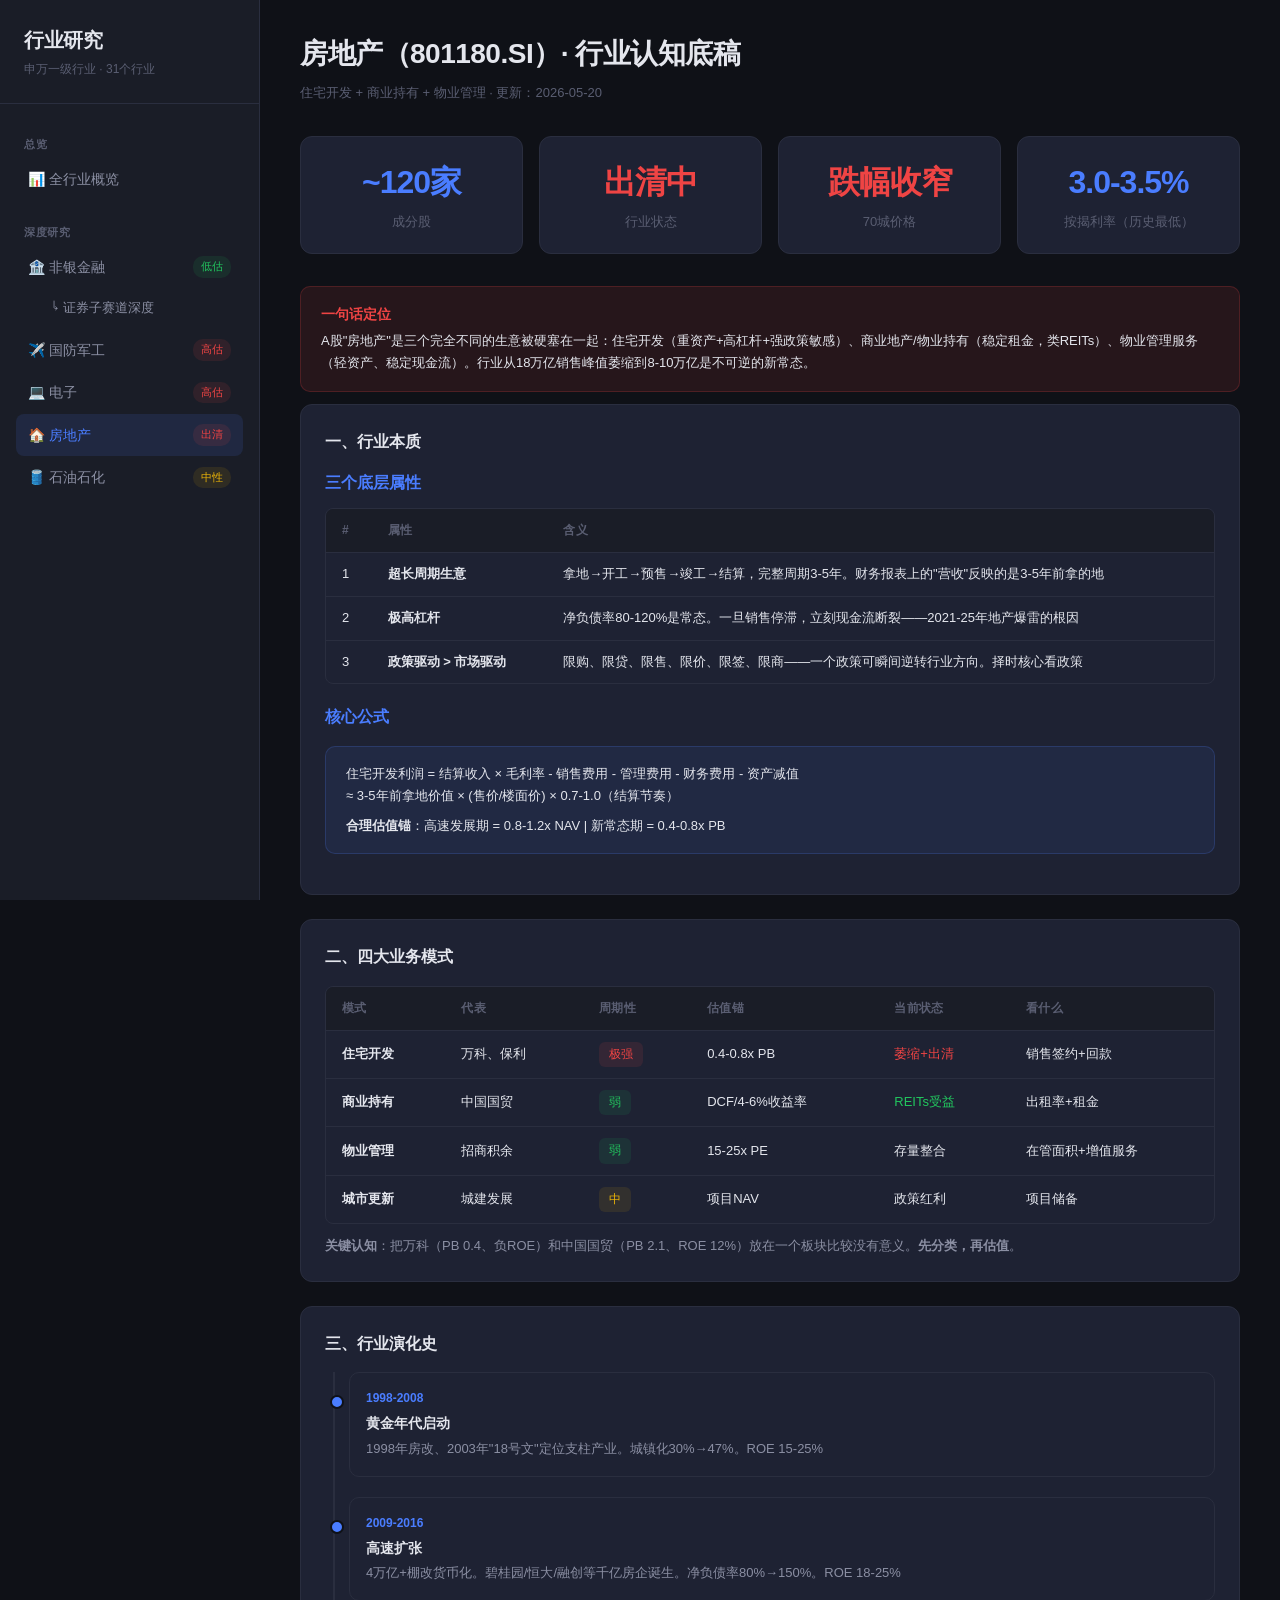
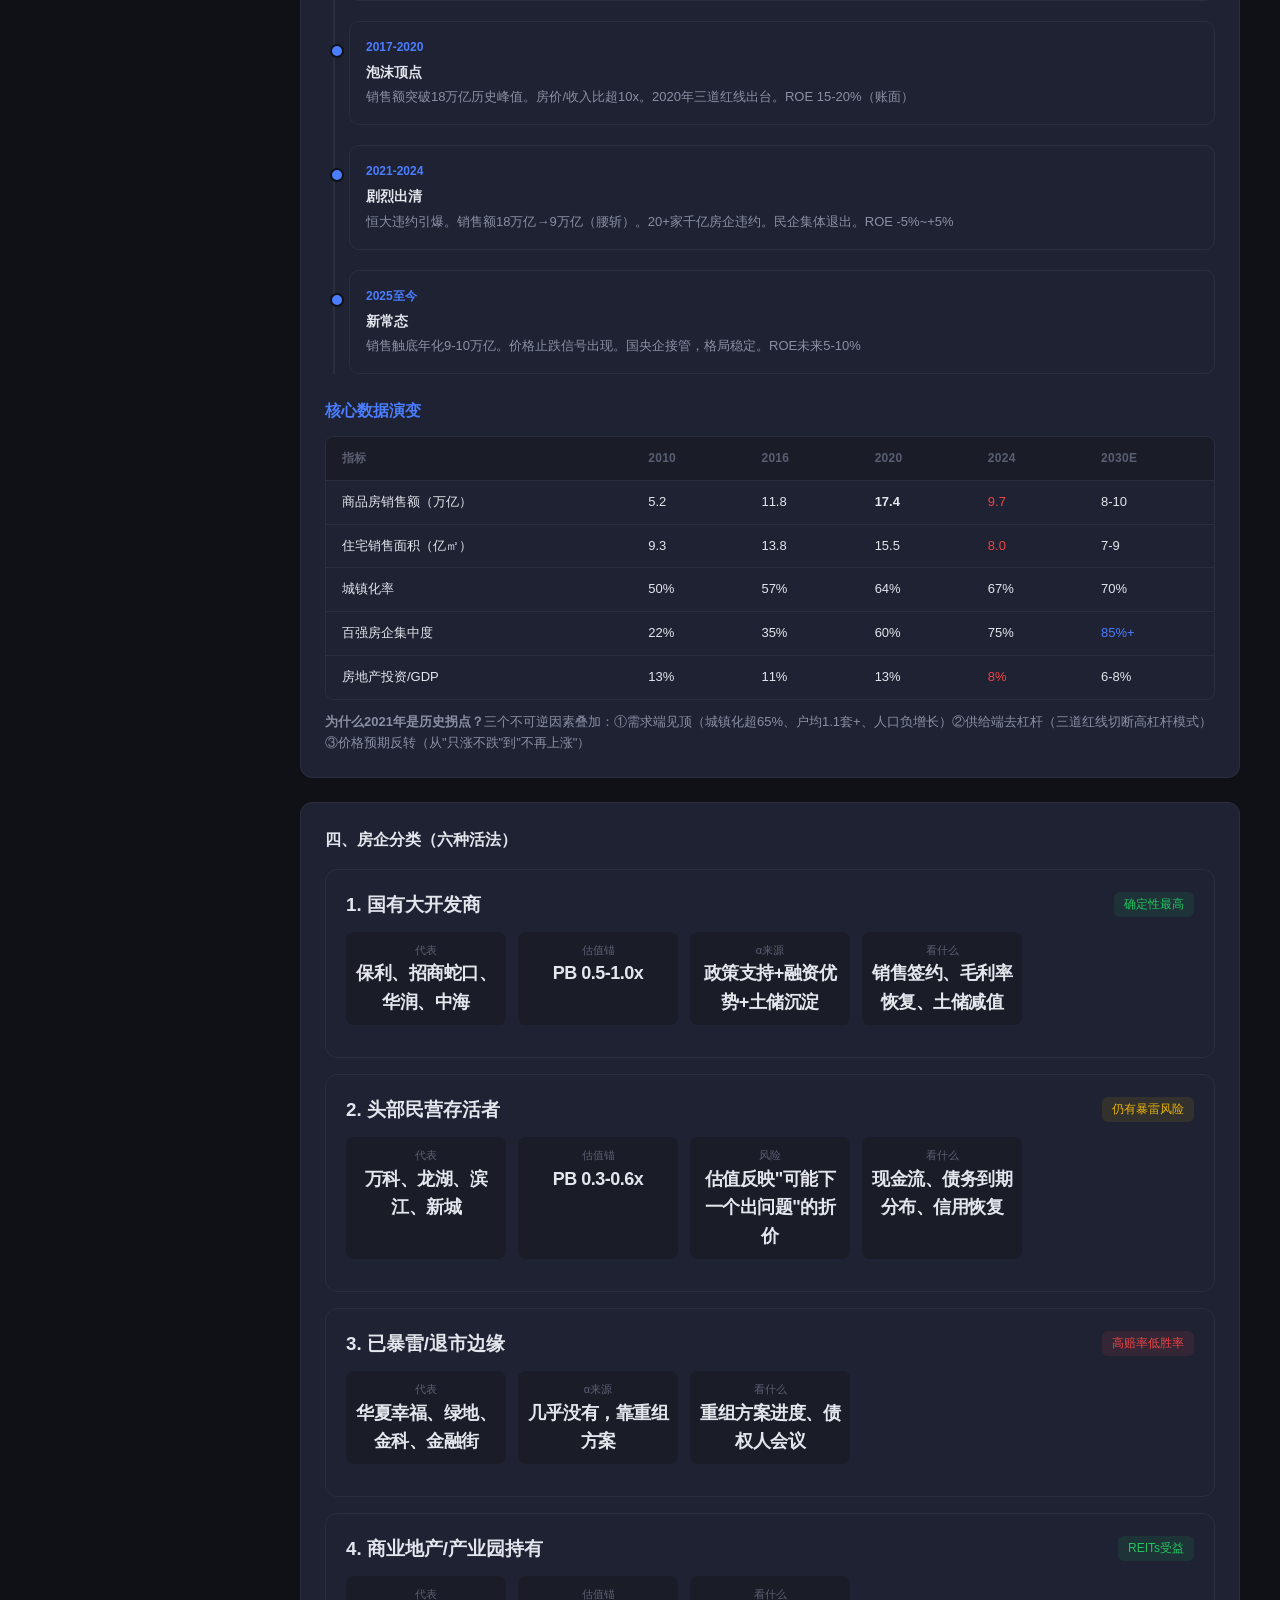
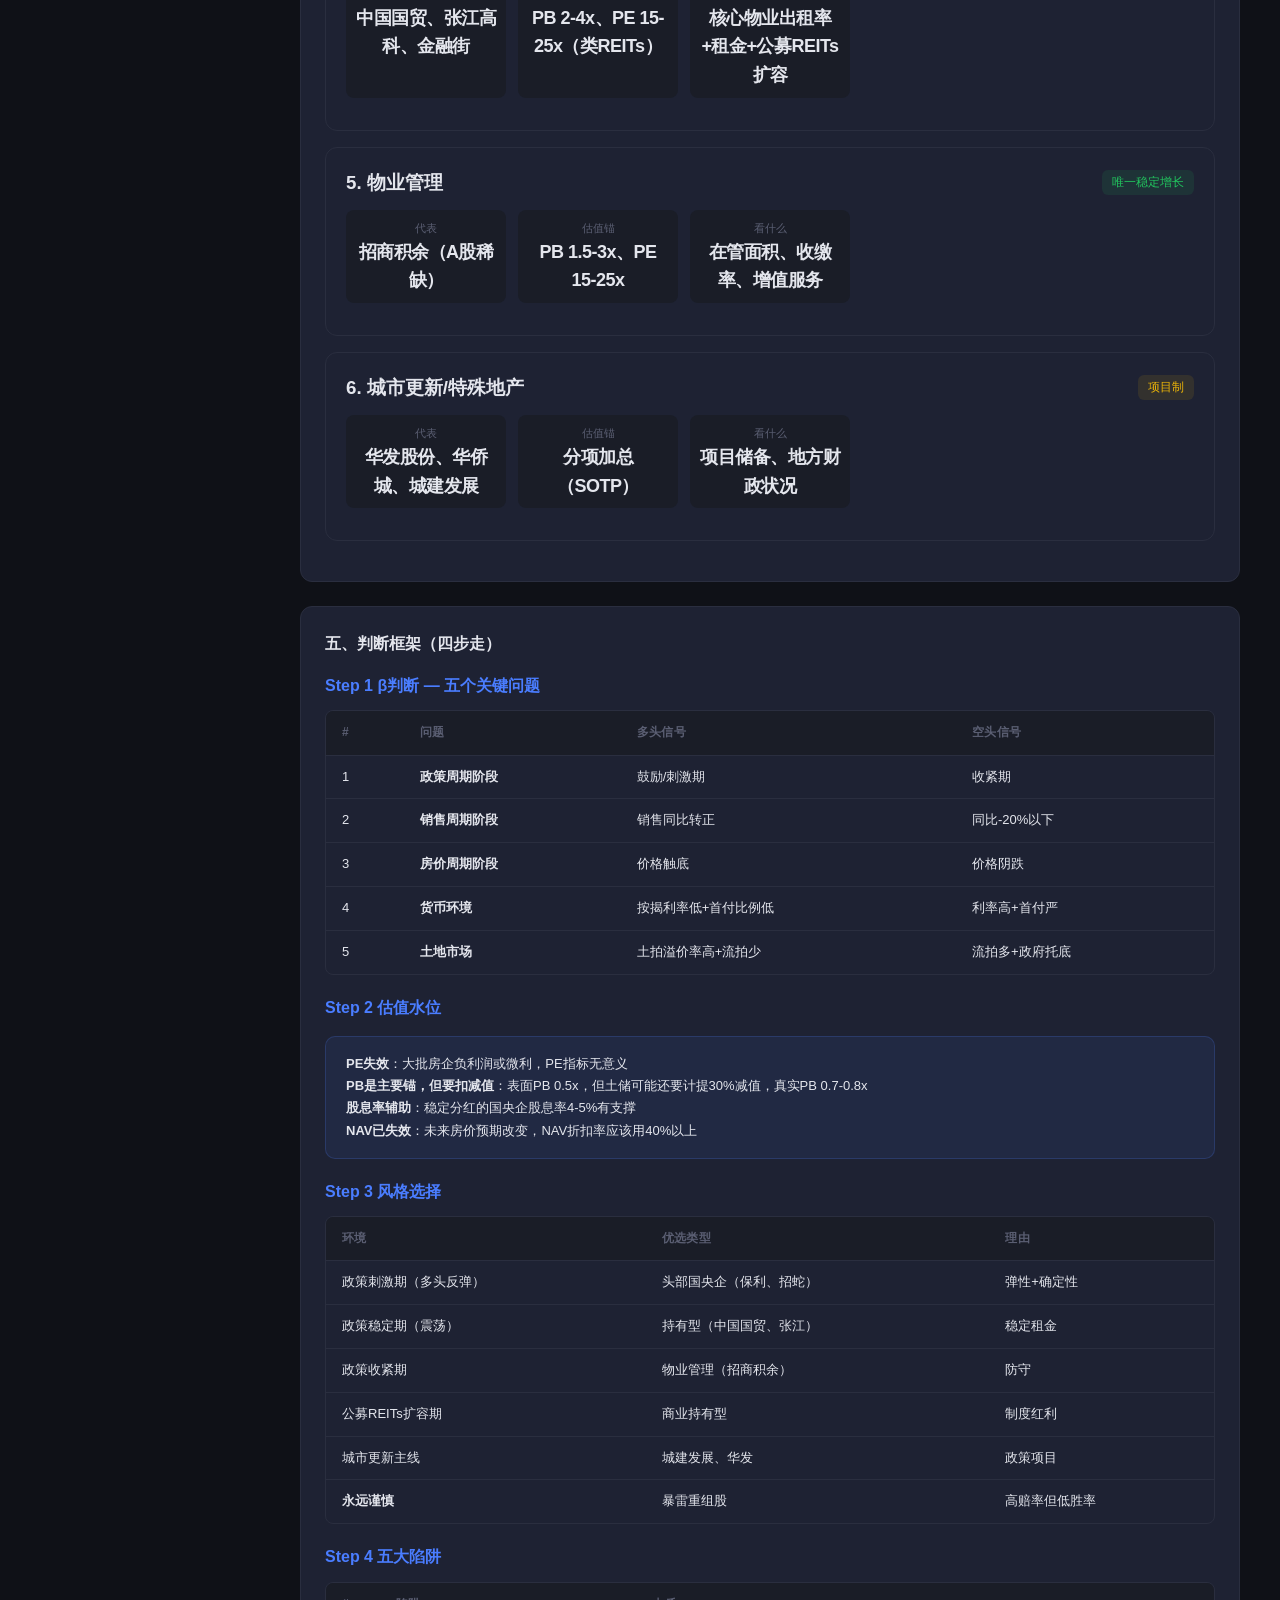
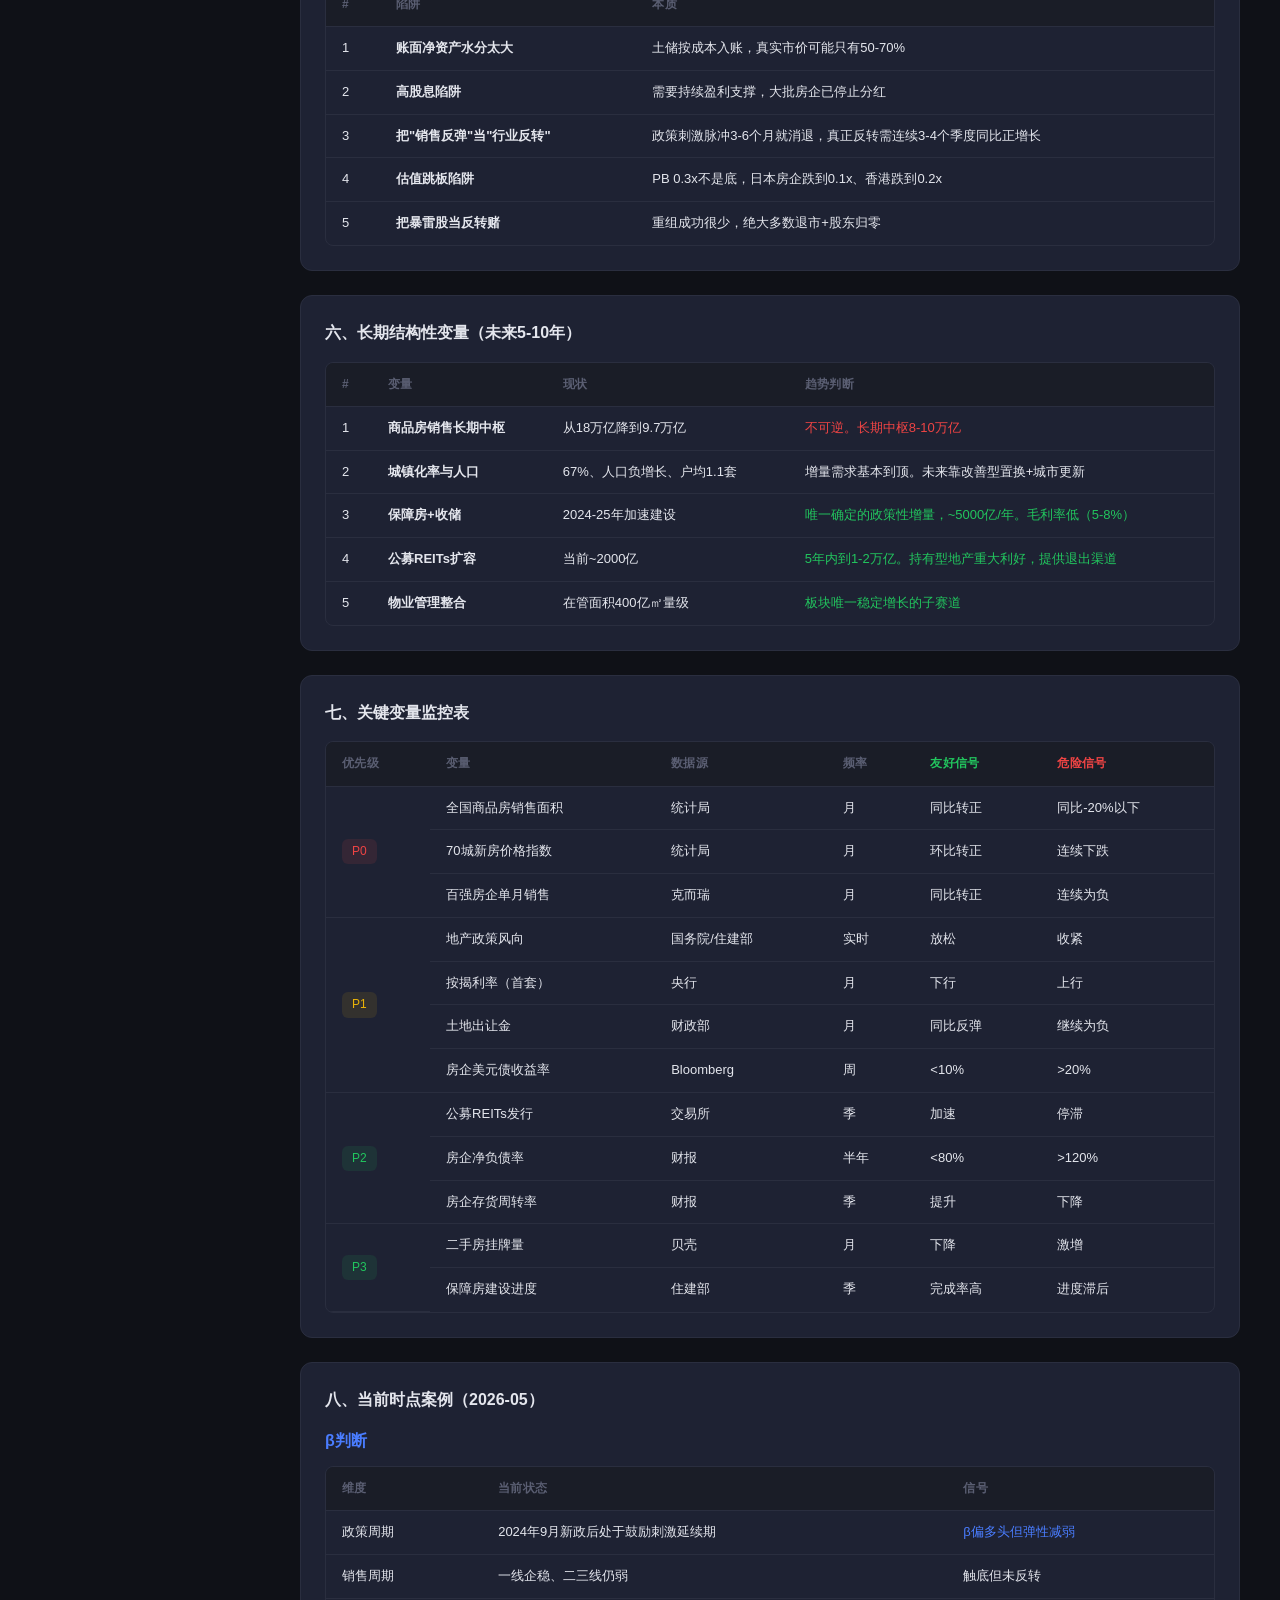
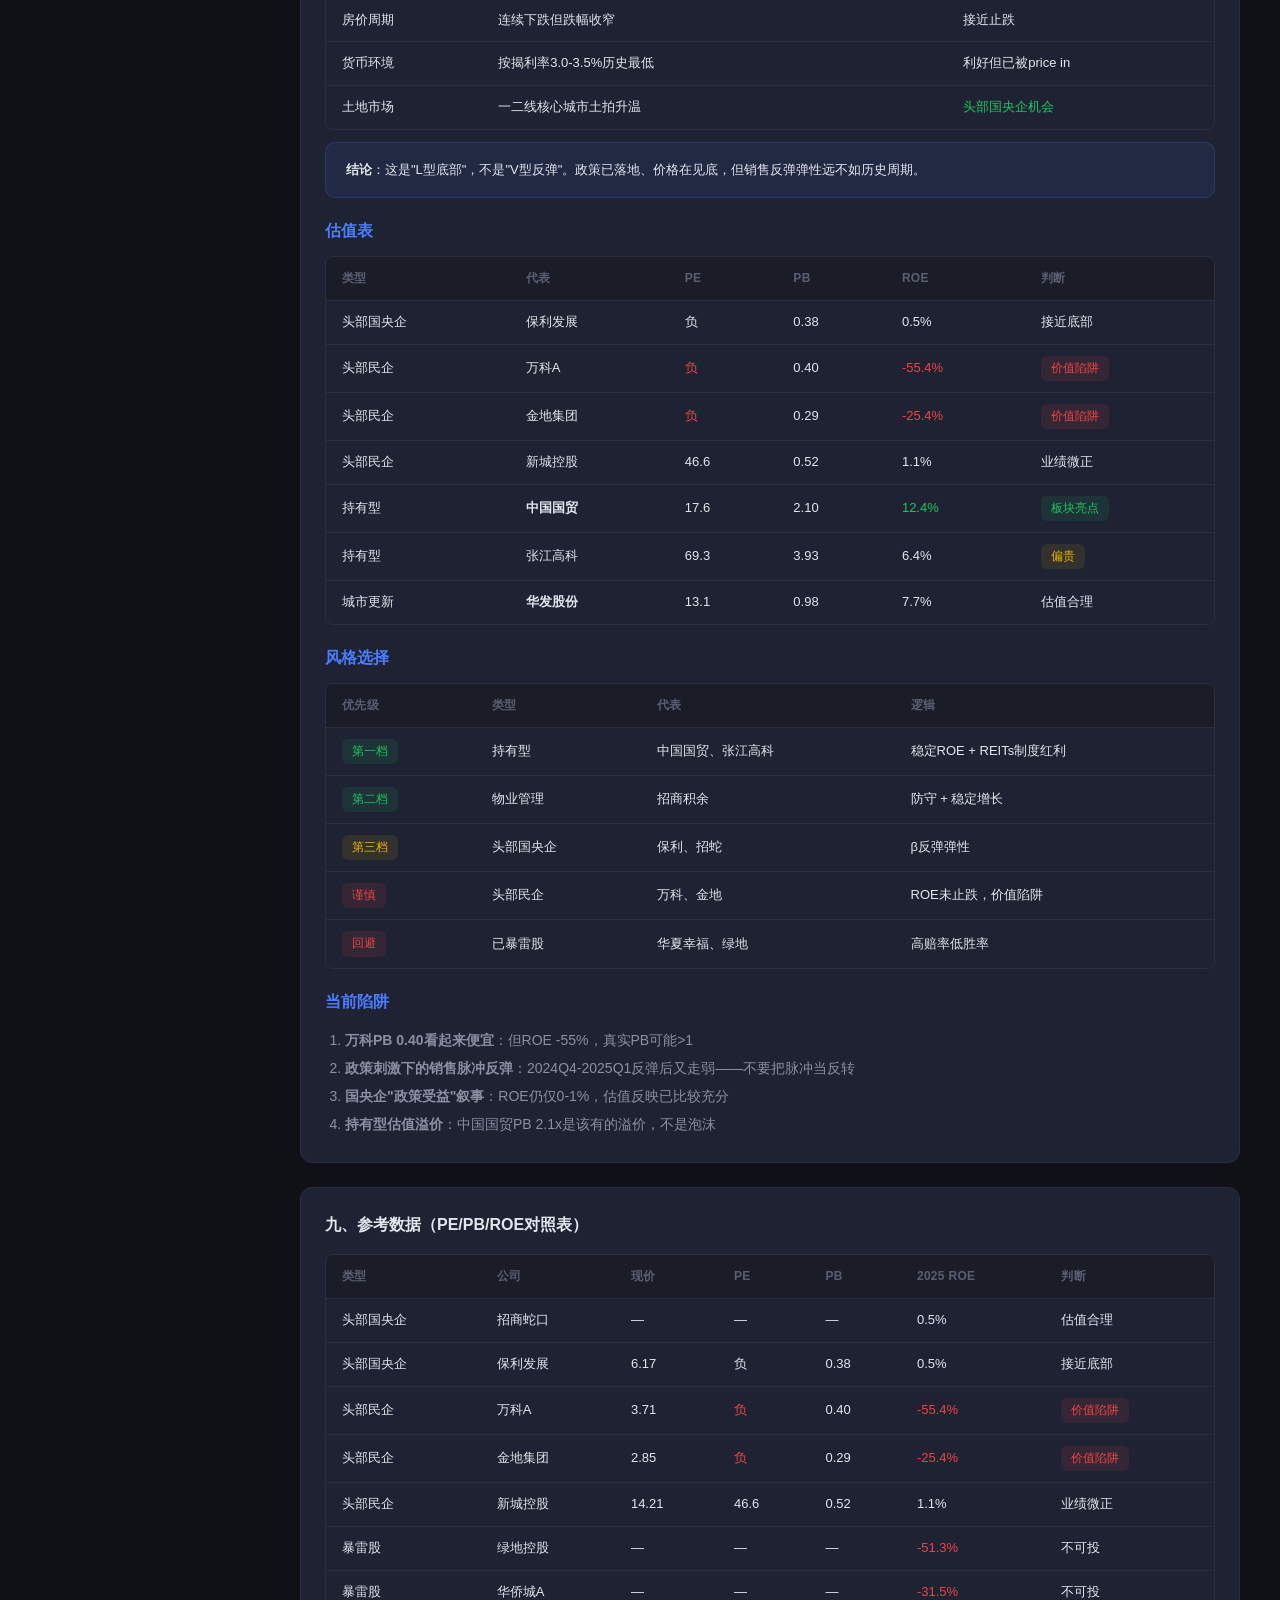
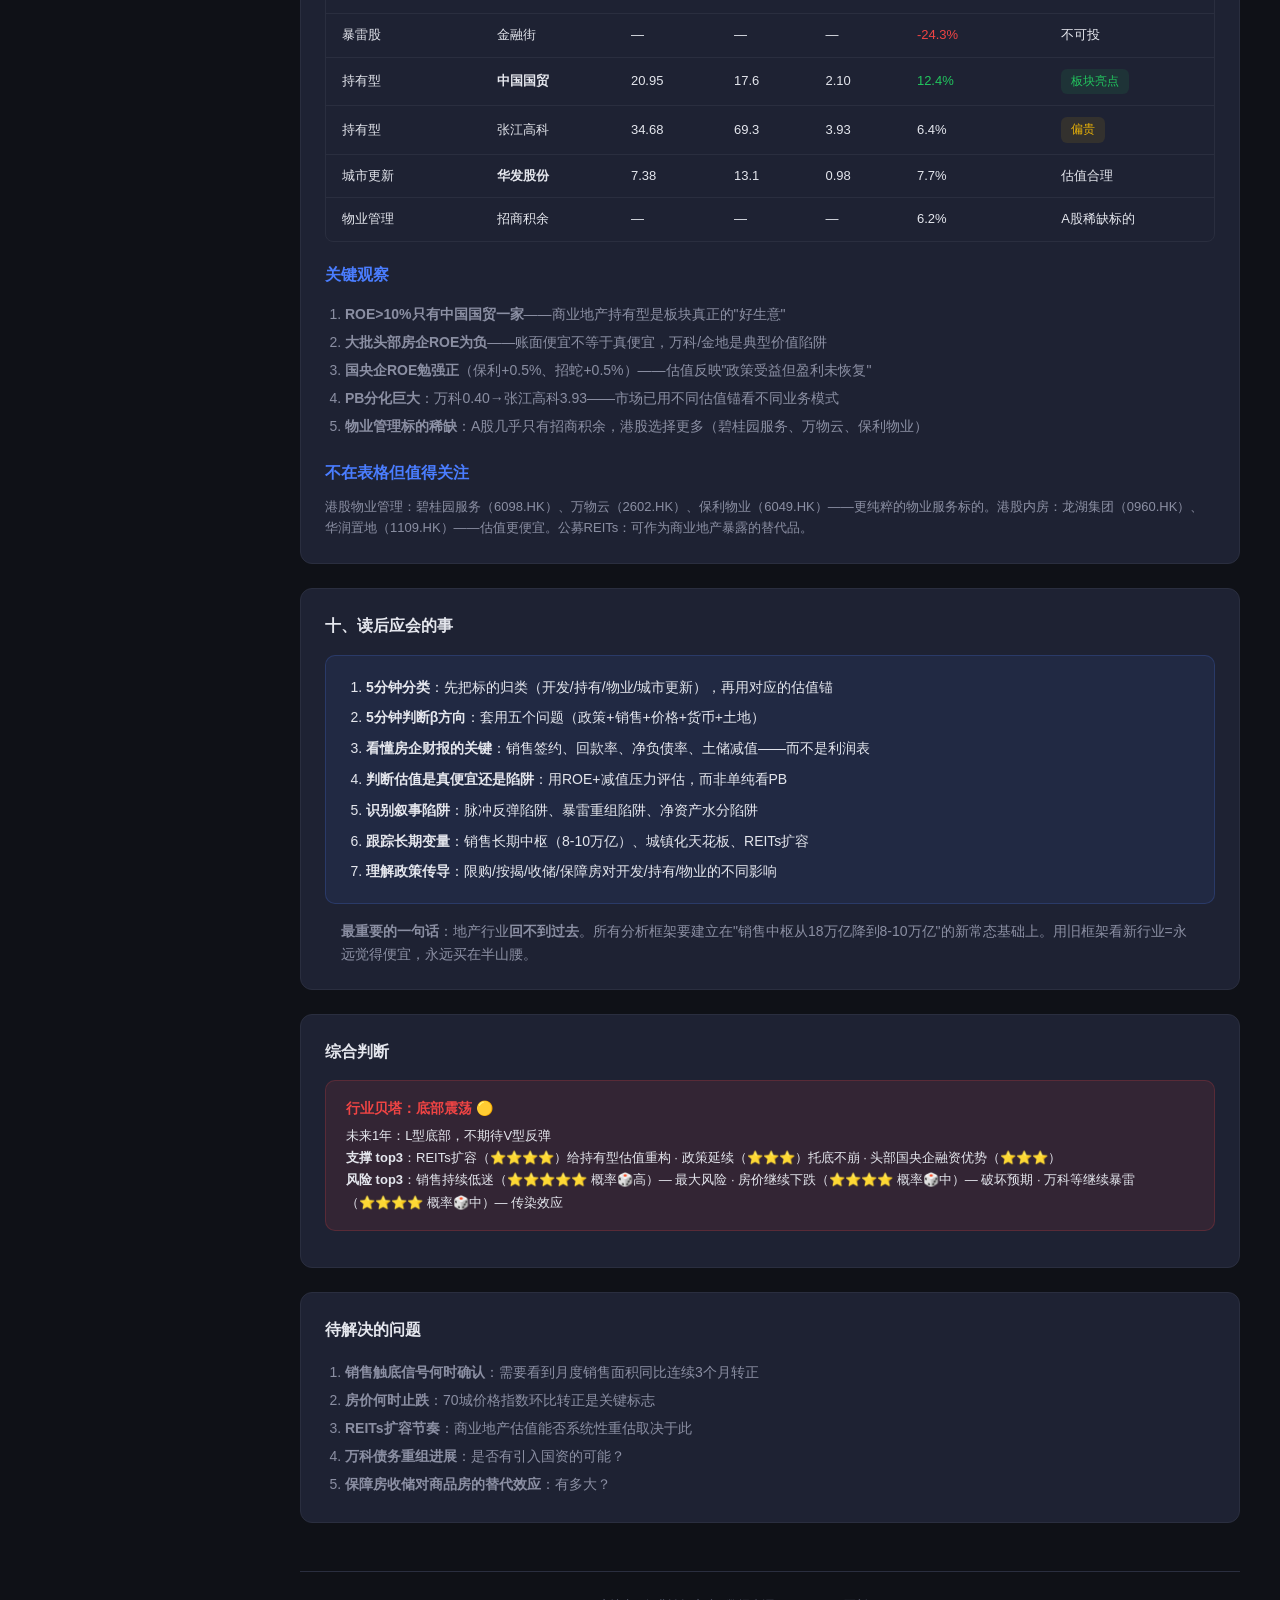
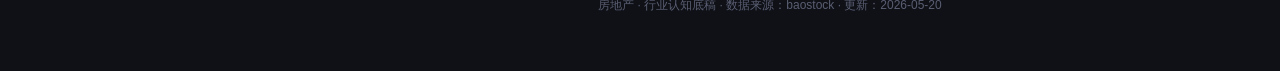
<file: real-estate.html>
<!DOCTYPE html>
<html lang="zh-CN">
<head>
  <meta charset="UTF-8">
  <meta name="viewport" content="width=device-width, initial-scale=1.0">
  <title>房地产 · 行业卡片</title>
  <link rel="stylesheet" href="css/style.css">
</head>
<body>
<button class="menu-toggle" onclick="toggleSidebar()">☰</button>
<div class="layout">
  <nav class="sidebar">
    <div class="sidebar-header">
      <h1>行业研究</h1>
      <div class="subtitle">申万一级行业 · 31个行业</div>
    </div>
    <div class="nav-section">
      <div class="nav-section-title">总览</div>
      <a href="index.html" class="nav-item">📊 全行业概览</a>
    </div>
    <div class="nav-section">
      <div class="nav-section-title">深度研究</div>
      <a href="nonbank-finance.html" class="nav-item">🏦 非银金融 <span class="badge green">低估</span></a>
      <a href="sub-securities.html" class="nav-item" style="padding-left:36px;font-size:13px">↳ 证券子赛道深度</a>
      <a href="defense.html" class="nav-item">✈️ 国防军工 <span class="badge red">高估</span></a>
      <a href="electronics.html" class="nav-item">💻 电子 <span class="badge red">高估</span></a>
      <a href="real-estate.html" class="nav-item active">🏠 房地产 <span class="badge red">出清</span></a>
      <a href="oil.html" class="nav-item">🛢️ 石油石化 <span class="badge yellow">中性</span></a>
    </div>
  </nav>

  <div class="main-content">
    <div class="page-header fade-in">
      <h2>房地产（801180.SI）· 行业认知底稿</h2>
      <div class="meta">住宅开发 + 商业持有 + 物业管理 · 更新：2026-05-20</div>
    </div>

    <!-- 30秒概览 -->
    <div class="stats-row fade-in">
      <div class="stat-card"><div class="stat-value" style="color:var(--accent)">~120家</div><div class="stat-label">成分股</div></div>
      <div class="stat-card"><div class="stat-value" style="color:var(--red)">出清中</div><div class="stat-label">行业状态</div></div>
      <div class="stat-card"><div class="stat-value" style="color:var(--red)">跌幅收窄</div><div class="stat-label">70城价格</div></div>
      <div class="stat-card"><div class="stat-value" style="color:var(--accent)">3.0-3.5%</div><div class="stat-label">按揭利率（历史最低）</div></div>
    </div>

    <!-- 一句话定位 -->
    <div class="verdict-box bearish fade-in">
      <div class="verdict-title">一句话定位</div>
      A股"房地产"是三个完全不同的生意被硬塞在一起：住宅开发（重资产+高杠杆+强政策敏感）、商业地产/物业持有（稳定租金，类REITs）、物业管理服务（轻资产、稳定现金流）。行业从18万亿销售峰值萎缩到8-10万亿是不可逆的新常态。
    </div>

    <!-- 一、行业本质 -->
    <div class="card fade-in">
      <div class="card-header"><span class="card-title">一、行业本质</span></div>
      <h4 style="color:var(--accent);margin:16px 0 12px">三个底层属性</h4>
      <div class="table-wrapper">
        <table>
          <thead><tr><th>#</th><th>属性</th><th>含义</th></tr></thead>
          <tbody>
            <tr><td>1</td><td><strong>超长周期生意</strong></td><td>拿地→开工→预售→竣工→结算，完整周期3-5年。财务报表上的"营收"反映的是3-5年前拿的地</td></tr>
            <tr><td>2</td><td><strong>极高杠杆</strong></td><td>净负债率80-120%是常态。一旦销售停滞，立刻现金流断裂——2021-25年地产爆雷的根因</td></tr>
            <tr><td>3</td><td><strong>政策驱动 > 市场驱动</strong></td><td>限购、限贷、限售、限价、限签、限商——一个政策可瞬间逆转行业方向。择时核心看政策</td></tr>
          </tbody>
        </table>
      </div>
      <h4 style="color:var(--accent);margin:20px 0 12px">核心公式</h4>
      <div class="insight-box">
        <p>住宅开发利润 = 结算收入 × 毛利率 - 销售费用 - 管理费用 - 财务费用 - 资产减值</p>
        <p>≈ 3-5年前拿地价值 × (售价/楼面价) × 0.7-1.0（结算节奏）</p>
        <p style="margin-top:8px"><strong>合理估值锚</strong>：高速发展期 = 0.8-1.2x NAV | 新常态期 = 0.4-0.8x PB</p>
      </div>
    </div>

    <!-- 二、四大业务模式 -->
    <div class="card fade-in">
      <div class="card-header"><span class="card-title">二、四大业务模式</span></div>
      <div class="table-wrapper">
        <table>
          <thead><tr><th>模式</th><th>代表</th><th>周期性</th><th>估值锚</th><th>当前状态</th><th>看什么</th></tr></thead>
          <tbody>
            <tr><td><strong>住宅开发</strong></td><td>万科、保利</td><td><span class="tag red">极强</span></td><td>0.4-0.8x PB</td><td style="color:var(--red)">萎缩+出清</td><td>销售签约+回款</td></tr>
            <tr><td><strong>商业持有</strong></td><td>中国国贸</td><td><span class="tag green">弱</span></td><td>DCF/4-6%收益率</td><td style="color:var(--green)">REITs受益</td><td>出租率+租金</td></tr>
            <tr><td><strong>物业管理</strong></td><td>招商积余</td><td><span class="tag green">弱</span></td><td>15-25x PE</td><td>存量整合</td><td>在管面积+增值服务</td></tr>
            <tr><td><strong>城市更新</strong></td><td>城建发展</td><td><span class="tag yellow">中</span></td><td>项目NAV</td><td>政策红利</td><td>项目储备</td></tr>
          </tbody>
        </table>
      </div>
      <p style="font-size:13px;color:var(--text-secondary);margin-top:12px"><strong>关键认知</strong>：把万科（PB 0.4、负ROE）和中国国贸（PB 2.1、ROE 12%）放在一个板块比较没有意义。<strong>先分类，再估值</strong>。</p>
    </div>

    <!-- 三、行业演化史 -->
    <div class="card fade-in">
      <div class="card-header"><span class="card-title">三、行业演化史</span></div>
      <div class="timeline">
        <div class="timeline-item"><div class="time">1998-2008</div><div class="title">黄金年代启动</div><div class="desc">1998年房改、2003年"18号文"定位支柱产业。城镇化30%→47%。ROE 15-25%</div></div>
        <div class="timeline-item"><div class="time">2009-2016</div><div class="title">高速扩张</div><div class="desc">4万亿+棚改货币化。碧桂园/恒大/融创等千亿房企诞生。净负债率80%→150%。ROE 18-25%</div></div>
        <div class="timeline-item"><div class="time">2017-2020</div><div class="title">泡沫顶点</div><div class="desc">销售额突破18万亿历史峰值。房价/收入比超10x。2020年三道红线出台。ROE 15-20%（账面）</div></div>
        <div class="timeline-item"><div class="time">2021-2024</div><div class="title">剧烈出清</div><div class="desc">恒大违约引爆。销售额18万亿→9万亿（腰斩）。20+家千亿房企违约。民企集体退出。ROE -5%~+5%</div></div>
        <div class="timeline-item"><div class="time">2025至今</div><div class="title">新常态</div><div class="desc">销售触底年化9-10万亿。价格止跌信号出现。国央企接管，格局稳定。ROE未来5-10%</div></div>
      </div>
      <h4 style="color:var(--accent);margin:24px 0 12px">核心数据演变</h4>
      <div class="table-wrapper">
        <table>
          <thead><tr><th>指标</th><th>2010</th><th>2016</th><th>2020</th><th>2024</th><th>2030E</th></tr></thead>
          <tbody>
            <tr><td>商品房销售额（万亿）</td><td>5.2</td><td>11.8</td><td><strong>17.4</strong></td><td style="color:var(--red)">9.7</td><td>8-10</td></tr>
            <tr><td>住宅销售面积（亿㎡）</td><td>9.3</td><td>13.8</td><td>15.5</td><td style="color:var(--red)">8.0</td><td>7-9</td></tr>
            <tr><td>城镇化率</td><td>50%</td><td>57%</td><td>64%</td><td>67%</td><td>70%</td></tr>
            <tr><td>百强房企集中度</td><td>22%</td><td>35%</td><td>60%</td><td>75%</td><td style="color:var(--accent)">85%+</td></tr>
            <tr><td>房地产投资/GDP</td><td>13%</td><td>11%</td><td>13%</td><td style="color:var(--red)">8%</td><td>6-8%</td></tr>
          </tbody>
        </table>
      </div>
      <p style="font-size:13px;color:var(--text-secondary);margin-top:12px"><strong>为什么2021年是历史拐点？</strong>三个不可逆因素叠加：①需求端见顶（城镇化超65%、户均1.1套+、人口负增长）②供给端去杠杆（三道红线切断高杠杆模式）③价格预期反转（从"只涨不跌"到"不再上涨"）</p>
    </div>

    <!-- 四、房企分类 -->
    <div class="card fade-in">
      <div class="card-header"><span class="card-title">四、房企分类（六种活法）</span></div>
      <div class="stock-profile">
        <div class="profile-header"><h3>1. 国有大开发商</h3><div><span class="tag green">确定性最高</span></div></div>
        <div class="profile-grid">
          <div class="metric"><div class="label">代表</div><div class="value">保利、招商蛇口、华润、中海</div></div>
          <div class="metric"><div class="label">估值锚</div><div class="value">PB 0.5-1.0x</div></div>
          <div class="metric"><div class="label">α来源</div><div class="value">政策支持+融资优势+土储沉淀</div></div>
          <div class="metric"><div class="label">看什么</div><div class="value">销售签约、毛利率恢复、土储减值</div></div>
        </div>
      </div>
      <div class="stock-profile" style="margin-top:16px">
        <div class="profile-header"><h3>2. 头部民营存活者</h3><div><span class="tag yellow">仍有暴雷风险</span></div></div>
        <div class="profile-grid">
          <div class="metric"><div class="label">代表</div><div class="value">万科、龙湖、滨江、新城</div></div>
          <div class="metric"><div class="label">估值锚</div><div class="value">PB 0.3-0.6x</div></div>
          <div class="metric"><div class="label">风险</div><div class="value">估值反映"可能下一个出问题"的折价</div></div>
          <div class="metric"><div class="label">看什么</div><div class="value">现金流、债务到期分布、信用恢复</div></div>
        </div>
      </div>
      <div class="stock-profile" style="margin-top:16px">
        <div class="profile-header"><h3>3. 已暴雷/退市边缘</h3><div><span class="tag red">高赔率低胜率</span></div></div>
        <div class="profile-grid">
          <div class="metric"><div class="label">代表</div><div class="value">华夏幸福、绿地、金科、金融街</div></div>
          <div class="metric"><div class="label">α来源</div><div class="value">几乎没有，靠重组方案</div></div>
          <div class="metric"><div class="label">看什么</div><div class="value">重组方案进度、债权人会议</div></div>
        </div>
      </div>
      <div class="stock-profile" style="margin-top:16px">
        <div class="profile-header"><h3>4. 商业地产/产业园持有</h3><div><span class="tag green">REITs受益</span></div></div>
        <div class="profile-grid">
          <div class="metric"><div class="label">代表</div><div class="value">中国国贸、张江高科、金融街</div></div>
          <div class="metric"><div class="label">估值锚</div><div class="value">PB 2-4x、PE 15-25x（类REITs）</div></div>
          <div class="metric"><div class="label">看什么</div><div class="value">核心物业出租率+租金+公募REITs扩容</div></div>
        </div>
      </div>
      <div class="stock-profile" style="margin-top:16px">
        <div class="profile-header"><h3>5. 物业管理</h3><div><span class="tag green">唯一稳定增长</span></div></div>
        <div class="profile-grid">
          <div class="metric"><div class="label">代表</div><div class="value">招商积余（A股稀缺）</div></div>
          <div class="metric"><div class="label">估值锚</div><div class="value">PB 1.5-3x、PE 15-25x</div></div>
          <div class="metric"><div class="label">看什么</div><div class="value">在管面积、收缴率、增值服务</div></div>
        </div>
      </div>
      <div class="stock-profile" style="margin-top:16px">
        <div class="profile-header"><h3>6. 城市更新/特殊地产</h3><div><span class="tag yellow">项目制</span></div></div>
        <div class="profile-grid">
          <div class="metric"><div class="label">代表</div><div class="value">华发股份、华侨城、城建发展</div></div>
          <div class="metric"><div class="label">估值锚</div><div class="value">分项加总（SOTP）</div></div>
          <div class="metric"><div class="label">看什么</div><div class="value">项目储备、地方财政状况</div></div>
        </div>
      </div>
    </div>

    <!-- 五、判断框架 -->
    <div class="card fade-in">
      <div class="card-header"><span class="card-title">五、判断框架（四步走）</span></div>

      <h4 style="color:var(--accent);margin:16px 0 12px">Step 1 β判断 — 五个关键问题</h4>
      <div class="table-wrapper">
        <table>
          <thead><tr><th>#</th><th>问题</th><th>多头信号</th><th>空头信号</th></tr></thead>
          <tbody>
            <tr><td>1</td><td><strong>政策周期阶段</strong></td><td>鼓励/刺激期</td><td>收紧期</td></tr>
            <tr><td>2</td><td><strong>销售周期阶段</strong></td><td>销售同比转正</td><td>同比-20%以下</td></tr>
            <tr><td>3</td><td><strong>房价周期阶段</strong></td><td>价格触底</td><td>价格阴跌</td></tr>
            <tr><td>4</td><td><strong>货币环境</strong></td><td>按揭利率低+首付比例低</td><td>利率高+首付严</td></tr>
            <tr><td>5</td><td><strong>土地市场</strong></td><td>土拍溢价率高+流拍少</td><td>流拍多+政府托底</td></tr>
          </tbody>
        </table>
      </div>

      <h4 style="color:var(--accent);margin:20px 0 12px">Step 2 估值水位</h4>
      <div class="insight-box">
        <p><strong>PE失效</strong>：大批房企负利润或微利，PE指标无意义</p>
        <p><strong>PB是主要锚，但要扣减值</strong>：表面PB 0.5x，但土储可能还要计提30%减值，真实PB 0.7-0.8x</p>
        <p><strong>股息率辅助</strong>：稳定分红的国央企股息率4-5%有支撑</p>
        <p><strong>NAV已失效</strong>：未来房价预期改变，NAV折扣率应该用40%以上</p>
      </div>

      <h4 style="color:var(--accent);margin:20px 0 12px">Step 3 风格选择</h4>
      <div class="table-wrapper">
        <table>
          <thead><tr><th>环境</th><th>优选类型</th><th>理由</th></tr></thead>
          <tbody>
            <tr><td>政策刺激期（多头反弹）</td><td>头部国央企（保利、招蛇）</td><td>弹性+确定性</td></tr>
            <tr><td>政策稳定期（震荡）</td><td>持有型（中国国贸、张江）</td><td>稳定租金</td></tr>
            <tr><td>政策收紧期</td><td>物业管理（招商积余）</td><td>防守</td></tr>
            <tr><td>公募REITs扩容期</td><td>商业持有型</td><td>制度红利</td></tr>
            <tr><td>城市更新主线</td><td>城建发展、华发</td><td>政策项目</td></tr>
            <tr><td><strong>永远谨慎</strong></td><td>暴雷重组股</td><td>高赔率但低胜率</td></tr>
          </tbody>
        </table>
      </div>

      <h4 style="color:var(--accent);margin:20px 0 12px">Step 4 五大陷阱</h4>
      <div class="table-wrapper">
        <table>
          <thead><tr><th>#</th><th>陷阱</th><th>本质</th></tr></thead>
          <tbody>
            <tr><td>1</td><td><strong>账面净资产水分太大</strong></td><td>土储按成本入账，真实市价可能只有50-70%</td></tr>
            <tr><td>2</td><td><strong>高股息陷阱</strong></td><td>需要持续盈利支撑，大批房企已停止分红</td></tr>
            <tr><td>3</td><td><strong>把"销售反弹"当"行业反转"</strong></td><td>政策刺激脉冲3-6个月就消退，真正反转需连续3-4个季度同比正增长</td></tr>
            <tr><td>4</td><td><strong>估值跳板陷阱</strong></td><td>PB 0.3x不是底，日本房企跌到0.1x、香港跌到0.2x</td></tr>
            <tr><td>5</td><td><strong>把暴雷股当反转赌</strong></td><td>重组成功很少，绝大多数退市+股东归零</td></tr>
          </tbody>
        </table>
      </div>
    </div>

    <!-- 六、长期结构性变量 -->
    <div class="card fade-in">
      <div class="card-header"><span class="card-title">六、长期结构性变量（未来5-10年）</span></div>
      <div class="table-wrapper">
        <table>
          <thead><tr><th>#</th><th>变量</th><th>现状</th><th>趋势判断</th></tr></thead>
          <tbody>
            <tr><td>1</td><td><strong>商品房销售长期中枢</strong></td><td>从18万亿降到9.7万亿</td><td style="color:var(--red)">不可逆。长期中枢8-10万亿</td></tr>
            <tr><td>2</td><td><strong>城镇化率与人口</strong></td><td>67%、人口负增长、户均1.1套</td><td>增量需求基本到顶。未来靠改善型置换+城市更新</td></tr>
            <tr><td>3</td><td><strong>保障房+收储</strong></td><td>2024-25年加速建设</td><td style="color:var(--green)">唯一确定的政策性增量，~5000亿/年。毛利率低（5-8%）</td></tr>
            <tr><td>4</td><td><strong>公募REITs扩容</strong></td><td>当前~2000亿</td><td style="color:var(--green)">5年内到1-2万亿。持有型地产重大利好，提供退出渠道</td></tr>
            <tr><td>5</td><td><strong>物业管理整合</strong></td><td>在管面积400亿㎡量级</td><td style="color:var(--green)">板块唯一稳定增长的子赛道</td></tr>
          </tbody>
        </table>
      </div>
    </div>

    <!-- 七、关键变量监控表 -->
    <div class="card fade-in">
      <div class="card-header"><span class="card-title">七、关键变量监控表</span></div>
      <div class="table-wrapper">
        <table>
          <thead><tr><th>优先级</th><th>变量</th><th>数据源</th><th>频率</th><th style="color:var(--green)">友好信号</th><th style="color:var(--red)">危险信号</th></tr></thead>
          <tbody>
            <tr><td rowspan="3"><span class="tag red">P0</span></td><td>全国商品房销售面积</td><td>统计局</td><td>月</td><td>同比转正</td><td>同比-20%以下</td></tr>
            <tr><td>70城新房价格指数</td><td>统计局</td><td>月</td><td>环比转正</td><td>连续下跌</td></tr>
            <tr><td>百强房企单月销售</td><td>克而瑞</td><td>月</td><td>同比转正</td><td>连续为负</td></tr>
            <tr><td rowspan="4"><span class="tag yellow">P1</span></td><td>地产政策风向</td><td>国务院/住建部</td><td>实时</td><td>放松</td><td>收紧</td></tr>
            <tr><td>按揭利率（首套）</td><td>央行</td><td>月</td><td>下行</td><td>上行</td></tr>
            <tr><td>土地出让金</td><td>财政部</td><td>月</td><td>同比反弹</td><td>继续为负</td></tr>
            <tr><td>房企美元债收益率</td><td>Bloomberg</td><td>周</td><td>&lt;10%</td><td>&gt;20%</td></tr>
            <tr><td rowspan="3"><span class="tag green">P2</span></td><td>公募REITs发行</td><td>交易所</td><td>季</td><td>加速</td><td>停滞</td></tr>
            <tr><td>房企净负债率</td><td>财报</td><td>半年</td><td>&lt;80%</td><td>&gt;120%</td></tr>
            <tr><td>房企存货周转率</td><td>财报</td><td>季</td><td>提升</td><td>下降</td></tr>
            <tr><td rowspan="2"><span class="tag green">P3</span></td><td>二手房挂牌量</td><td>贝壳</td><td>月</td><td>下降</td><td>激增</td></tr>
            <tr><td>保障房建设进度</td><td>住建部</td><td>季</td><td>完成率高</td><td>进度滞后</td></tr>
          </tbody>
        </table>
      </div>
    </div>

    <!-- 八、当前时点案例 -->
    <div class="card fade-in">
      <div class="card-header"><span class="card-title">八、当前时点案例（2026-05）</span></div>

      <h4 style="color:var(--accent);margin:16px 0 12px">β判断</h4>
      <div class="table-wrapper">
        <table>
          <thead><tr><th>维度</th><th>当前状态</th><th>信号</th></tr></thead>
          <tbody>
            <tr><td>政策周期</td><td>2024年9月新政后处于鼓励刺激延续期</td><td style="color:var(--accent)">β偏多头但弹性减弱</td></tr>
            <tr><td>销售周期</td><td>一线企稳、二三线仍弱</td><td>触底但未反转</td></tr>
            <tr><td>房价周期</td><td>连续下跌但跌幅收窄</td><td>接近止跌</td></tr>
            <tr><td>货币环境</td><td>按揭利率3.0-3.5%历史最低</td><td>利好但已被price in</td></tr>
            <tr><td>土地市场</td><td>一二线核心城市土拍升温</td><td style="color:var(--green)">头部国央企机会</td></tr>
          </tbody>
        </table>
      </div>
      <div class="insight-box" style="margin-top:12px"><strong>结论</strong>：这是"L型底部"，不是"V型反弹"。政策已落地、价格在见底，但销售反弹弹性远不如历史周期。</div>

      <h4 style="color:var(--accent);margin:20px 0 12px">估值表</h4>
      <div class="table-wrapper">
        <table>
          <thead><tr><th>类型</th><th>代表</th><th>PE</th><th>PB</th><th>ROE</th><th>判断</th></tr></thead>
          <tbody>
            <tr><td>头部国央企</td><td>保利发展</td><td>负</td><td>0.38</td><td>0.5%</td><td>接近底部</td></tr>
            <tr><td>头部民企</td><td>万科A</td><td style="color:var(--red)">负</td><td>0.40</td><td style="color:var(--red)">-55.4%</td><td><span class="tag red">价值陷阱</span></td></tr>
            <tr><td>头部民企</td><td>金地集团</td><td style="color:var(--red)">负</td><td>0.29</td><td style="color:var(--red)">-25.4%</td><td><span class="tag red">价值陷阱</span></td></tr>
            <tr><td>头部民企</td><td>新城控股</td><td>46.6</td><td>0.52</td><td>1.1%</td><td>业绩微正</td></tr>
            <tr><td>持有型</td><td><strong>中国国贸</strong></td><td>17.6</td><td>2.10</td><td style="color:var(--green)">12.4%</td><td><span class="tag green">板块亮点</span></td></tr>
            <tr><td>持有型</td><td>张江高科</td><td>69.3</td><td>3.93</td><td>6.4%</td><td><span class="tag yellow">偏贵</span></td></tr>
            <tr><td>城市更新</td><td><strong>华发股份</strong></td><td>13.1</td><td>0.98</td><td>7.7%</td><td>估值合理</td></tr>
          </tbody>
        </table>
      </div>

      <h4 style="color:var(--accent);margin:20px 0 12px">风格选择</h4>
      <div class="table-wrapper">
        <table>
          <thead><tr><th>优先级</th><th>类型</th><th>代表</th><th>逻辑</th></tr></thead>
          <tbody>
            <tr><td><span class="tag green">第一档</span></td><td>持有型</td><td>中国国贸、张江高科</td><td>稳定ROE + REITs制度红利</td></tr>
            <tr><td><span class="tag green">第二档</span></td><td>物业管理</td><td>招商积余</td><td>防守 + 稳定增长</td></tr>
            <tr><td><span class="tag yellow">第三档</span></td><td>头部国央企</td><td>保利、招蛇</td><td>β反弹弹性</td></tr>
            <tr><td><span class="tag red">谨慎</span></td><td>头部民企</td><td>万科、金地</td><td>ROE未止跌，价值陷阱</td></tr>
            <tr><td><span class="tag red">回避</span></td><td>已暴雷股</td><td>华夏幸福、绿地</td><td>高赔率低胜率</td></tr>
          </tbody>
        </table>
      </div>

      <h4 style="color:var(--accent);margin:20px 0 12px">当前陷阱</h4>
      <ol style="font-size:14px;color:var(--text-secondary);padding-left:20px;line-height:2">
        <li><strong>万科PB 0.40看起来便宜</strong>：但ROE -55%，真实PB可能>1</li>
        <li><strong>政策刺激下的销售脉冲反弹</strong>：2024Q4-2025Q1反弹后又走弱——不要把脉冲当反转</li>
        <li><strong>国央企"政策受益"叙事</strong>：ROE仍仅0-1%，估值反映已比较充分</li>
        <li><strong>持有型估值溢价</strong>：中国国贸PB 2.1x是该有的溢价，不是泡沫</li>
      </ol>
    </div>

    <!-- 九、参考数据 -->
    <div class="card fade-in">
      <div class="card-header"><span class="card-title">九、参考数据（PE/PB/ROE对照表）</span></div>
      <div class="table-wrapper">
        <table>
          <thead><tr><th>类型</th><th>公司</th><th>现价</th><th>PE</th><th>PB</th><th>2025 ROE</th><th>判断</th></tr></thead>
          <tbody>
            <tr><td>头部国央企</td><td>招商蛇口</td><td>—</td><td>—</td><td>—</td><td>0.5%</td><td>估值合理</td></tr>
            <tr><td>头部国央企</td><td>保利发展</td><td>6.17</td><td>负</td><td>0.38</td><td>0.5%</td><td>接近底部</td></tr>
            <tr><td>头部民企</td><td>万科A</td><td>3.71</td><td style="color:var(--red)">负</td><td>0.40</td><td style="color:var(--red)">-55.4%</td><td><span class="tag red">价值陷阱</span></td></tr>
            <tr><td>头部民企</td><td>金地集团</td><td>2.85</td><td style="color:var(--red)">负</td><td>0.29</td><td style="color:var(--red)">-25.4%</td><td><span class="tag red">价值陷阱</span></td></tr>
            <tr><td>头部民企</td><td>新城控股</td><td>14.21</td><td>46.6</td><td>0.52</td><td>1.1%</td><td>业绩微正</td></tr>
            <tr><td>暴雷股</td><td>绿地控股</td><td>—</td><td>—</td><td>—</td><td style="color:var(--red)">-51.3%</td><td>不可投</td></tr>
            <tr><td>暴雷股</td><td>华侨城A</td><td>—</td><td>—</td><td>—</td><td style="color:var(--red)">-31.5%</td><td>不可投</td></tr>
            <tr><td>暴雷股</td><td>金融街</td><td>—</td><td>—</td><td>—</td><td style="color:var(--red)">-24.3%</td><td>不可投</td></tr>
            <tr><td>持有型</td><td><strong>中国国贸</strong></td><td>20.95</td><td>17.6</td><td>2.10</td><td style="color:var(--green)">12.4%</td><td><span class="tag green">板块亮点</span></td></tr>
            <tr><td>持有型</td><td>张江高科</td><td>34.68</td><td>69.3</td><td>3.93</td><td>6.4%</td><td><span class="tag yellow">偏贵</span></td></tr>
            <tr><td>城市更新</td><td><strong>华发股份</strong></td><td>7.38</td><td>13.1</td><td>0.98</td><td>7.7%</td><td>估值合理</td></tr>
            <tr><td>物业管理</td><td>招商积余</td><td>—</td><td>—</td><td>—</td><td>6.2%</td><td>A股稀缺标的</td></tr>
          </tbody>
        </table>
      </div>

      <h4 style="color:var(--accent);margin:20px 0 12px">关键观察</h4>
      <ol style="font-size:14px;color:var(--text-secondary);padding-left:20px;line-height:2">
        <li><strong>ROE>10%只有中国国贸一家</strong>——商业地产持有型是板块真正的"好生意"</li>
        <li><strong>大批头部房企ROE为负</strong>——账面便宜不等于真便宜，万科/金地是典型价值陷阱</li>
        <li><strong>国央企ROE勉强正</strong>（保利+0.5%、招蛇+0.5%）——估值反映"政策受益但盈利未恢复"</li>
        <li><strong>PB分化巨大</strong>：万科0.40→张江高科3.93——市场已用不同估值锚看不同业务模式</li>
        <li><strong>物业管理标的稀缺</strong>：A股几乎只有招商积余，港股选择更多（碧桂园服务、万物云、保利物业）</li>
      </ol>

      <h4 style="color:var(--accent);margin:20px 0 12px">不在表格但值得关注</h4>
      <p style="font-size:13px;color:var(--text-secondary)">港股物业管理：碧桂园服务（6098.HK）、万物云（2602.HK）、保利物业（6049.HK）——更纯粹的物业服务标的。港股内房：龙湖集团（0960.HK）、华润置地（1109.HK）——估值更便宜。公募REITs：可作为商业地产暴露的替代品。</p>
    </div>

    <!-- 十、读后应会的事 -->
    <div class="card fade-in">
      <div class="card-header"><span class="card-title">十、读后应会的事</span></div>
      <div class="insight-box">
        <ol style="font-size:14px;line-height:2.2;padding-left:20px">
          <li><strong>5分钟分类</strong>：先把标的归类（开发/持有/物业/城市更新），再用对应的估值锚</li>
          <li><strong>5分钟判断β方向</strong>：套用五个问题（政策+销售+价格+货币+土地）</li>
          <li><strong>看懂房企财报的关键</strong>：销售签约、回款率、净负债率、土储减值——而不是利润表</li>
          <li><strong>判断估值是真便宜还是陷阱</strong>：用ROE+减值压力评估，而非单纯看PB</li>
          <li><strong>识别叙事陷阱</strong>：脉冲反弹陷阱、暴雷重组陷阱、净资产水分陷阱</li>
          <li><strong>跟踪长期变量</strong>：销售长期中枢（8-10万亿）、城镇化天花板、REITs扩容</li>
          <li><strong>理解政策传导</strong>：限购/按揭/收储/保障房对开发/持有/物业的不同影响</li>
        </ol>
      </div>
      <p style="font-size:14px;color:var(--text-secondary);margin-top:16px;padding:0 16px"><strong>最重要的一句话</strong>：地产行业<strong>回不到过去</strong>。所有分析框架要建立在"销售中枢从18万亿降到8-10万亿"的新常态基础上。用旧框架看新行业=永远觉得便宜，永远买在半山腰。</p>
    </div>

    <!-- 综合判断 -->
    <div class="card fade-in">
      <div class="card-header"><span class="card-title">综合判断</span></div>
      <div class="verdict-box bearish">
        <div class="verdict-title">行业贝塔：底部震荡 🟡</div>
        未来1年：L型底部，不期待V型反弹<br>
        <strong>支撑 top3</strong>：REITs扩容（⭐⭐⭐⭐）给持有型估值重构 · 政策延续（⭐⭐⭐）托底不崩 · 头部国央企融资优势（⭐⭐⭐）<br>
        <strong>风险 top3</strong>：销售持续低迷（⭐⭐⭐⭐⭐ 概率🎲高）— 最大风险 · 房价继续下跌（⭐⭐⭐⭐ 概率🎲中）— 破坏预期 · 万科等继续暴雷（⭐⭐⭐⭐ 概率🎲中）— 传染效应
      </div>
    </div>

    <!-- 待解决问题 -->
    <div class="card fade-in">
      <div class="card-header"><span class="card-title">待解决的问题</span></div>
      <ol style="font-size:14px;color:var(--text-secondary);padding-left:20px;line-height:2">
        <li><strong>销售触底信号何时确认</strong>：需要看到月度销售面积同比连续3个月转正</li>
        <li><strong>房价何时止跌</strong>：70城价格指数环比转正是关键标志</li>
        <li><strong>REITs扩容节奏</strong>：商业地产估值能否系统性重估取决于此</li>
        <li><strong>万科债务重组进展</strong>：是否有引入国资的可能？</li>
        <li><strong>保障房收储对商品房的替代效应</strong>：有多大？</li>
      </ol>
    </div>

    <div class="footer">房地产 · 行业认知底稿 · 数据来源：baostock · 更新：2026-05-20</div>
  </div>
</div>
<button class="back-top" onclick="scrollToTop()">↑</button>
<script src="js/main.js"></script>
</body>
</html>
</file>
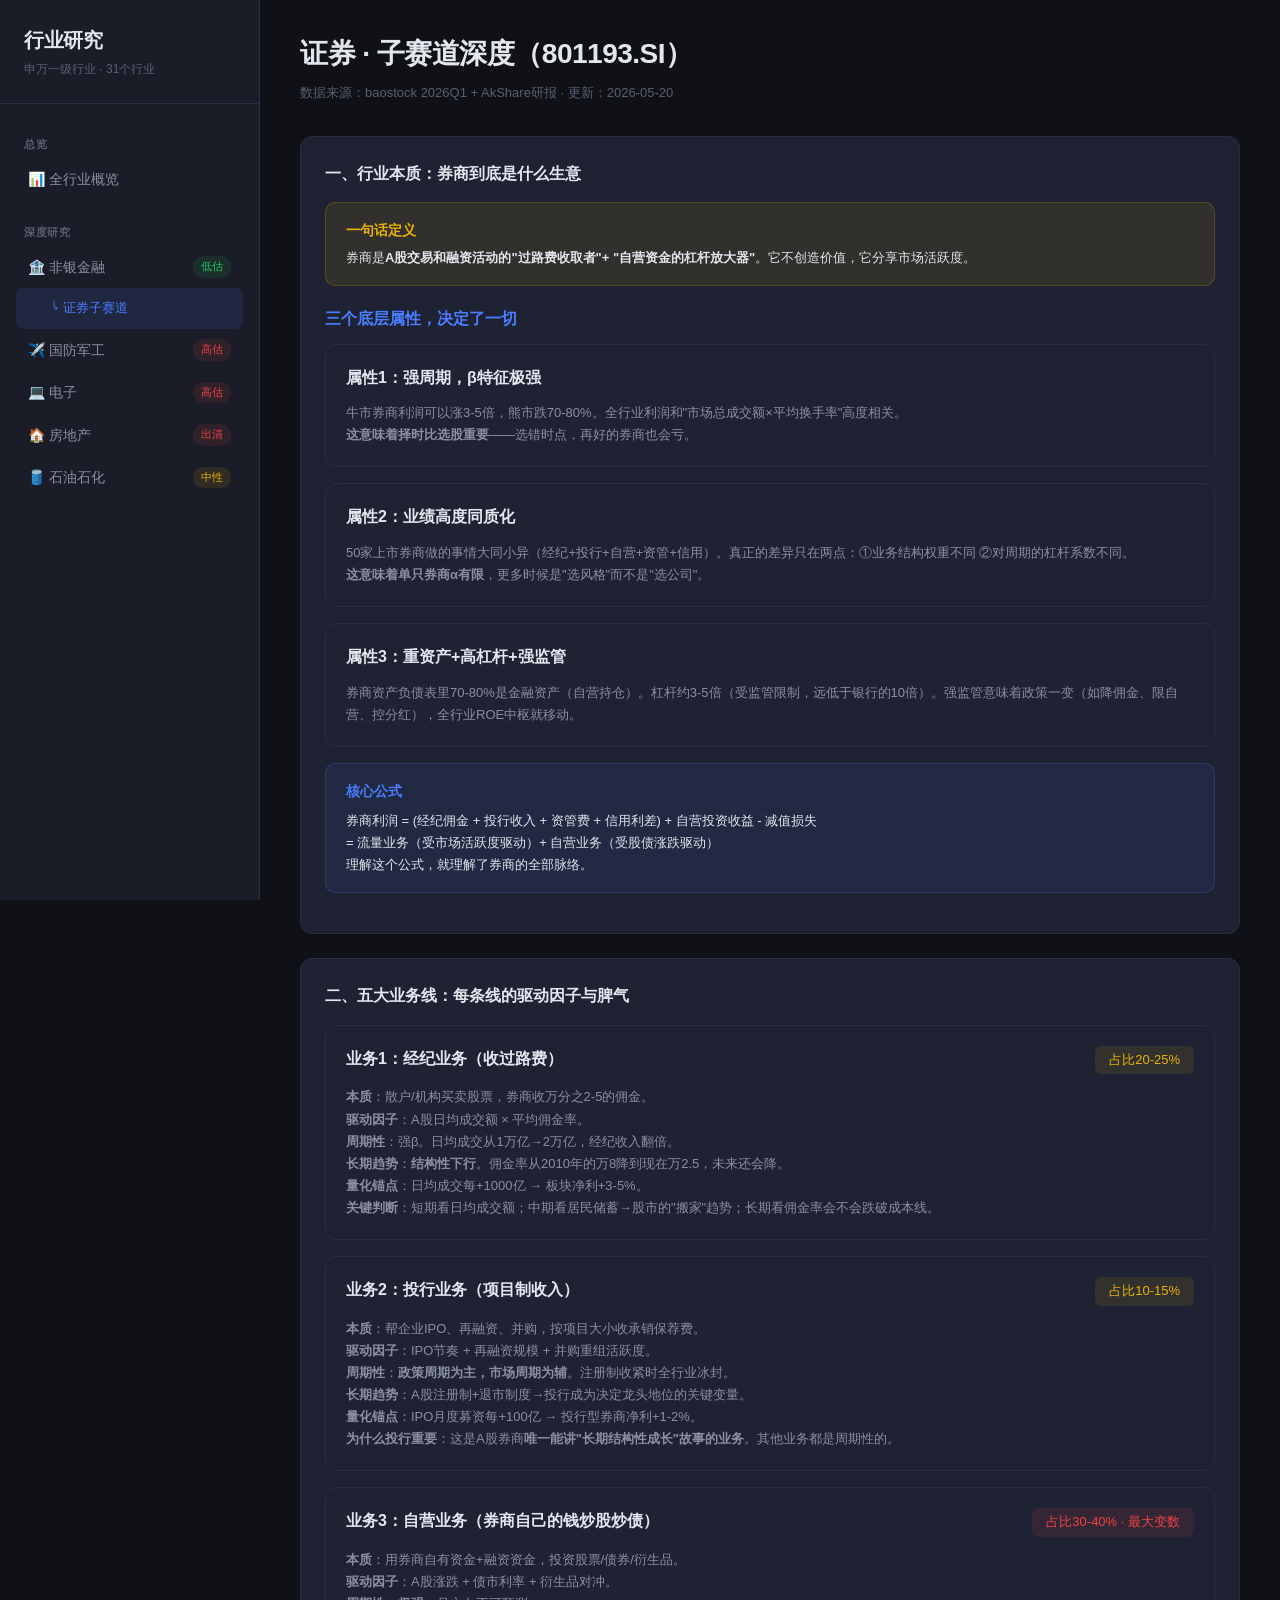
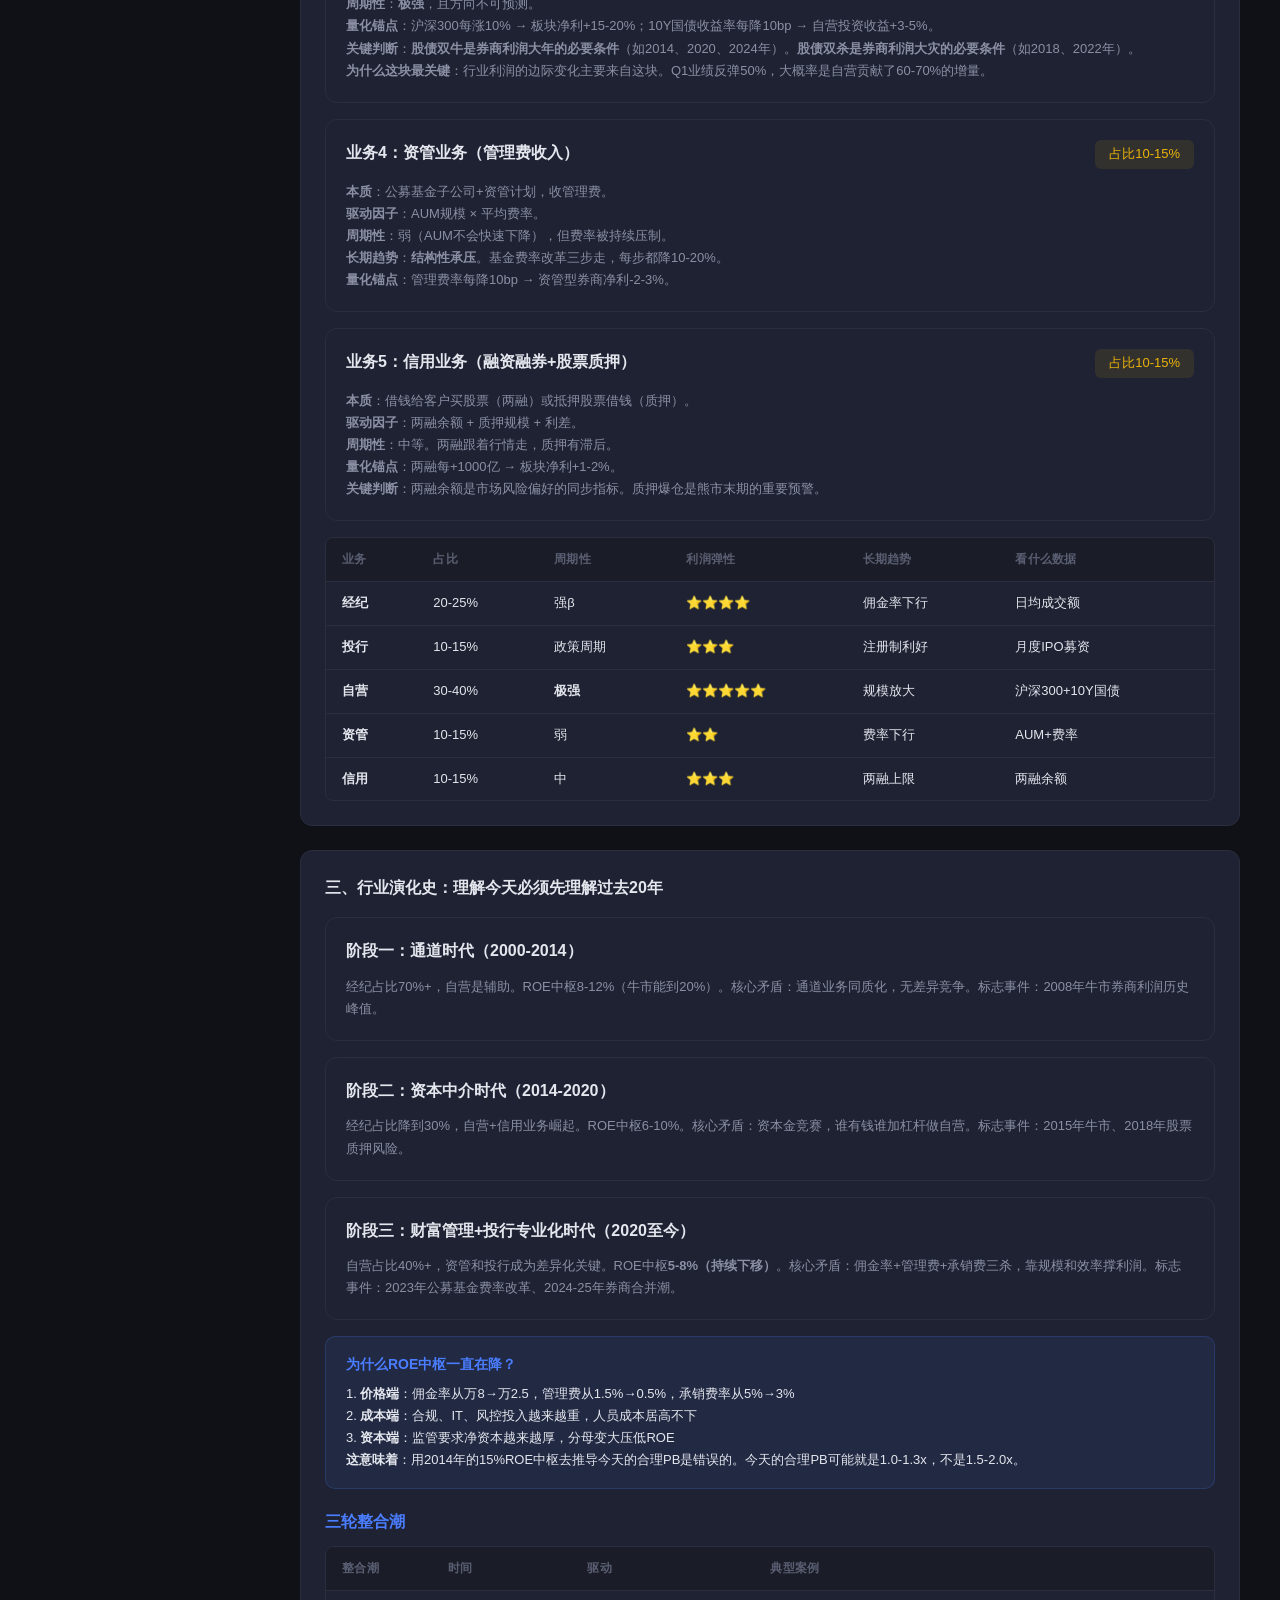
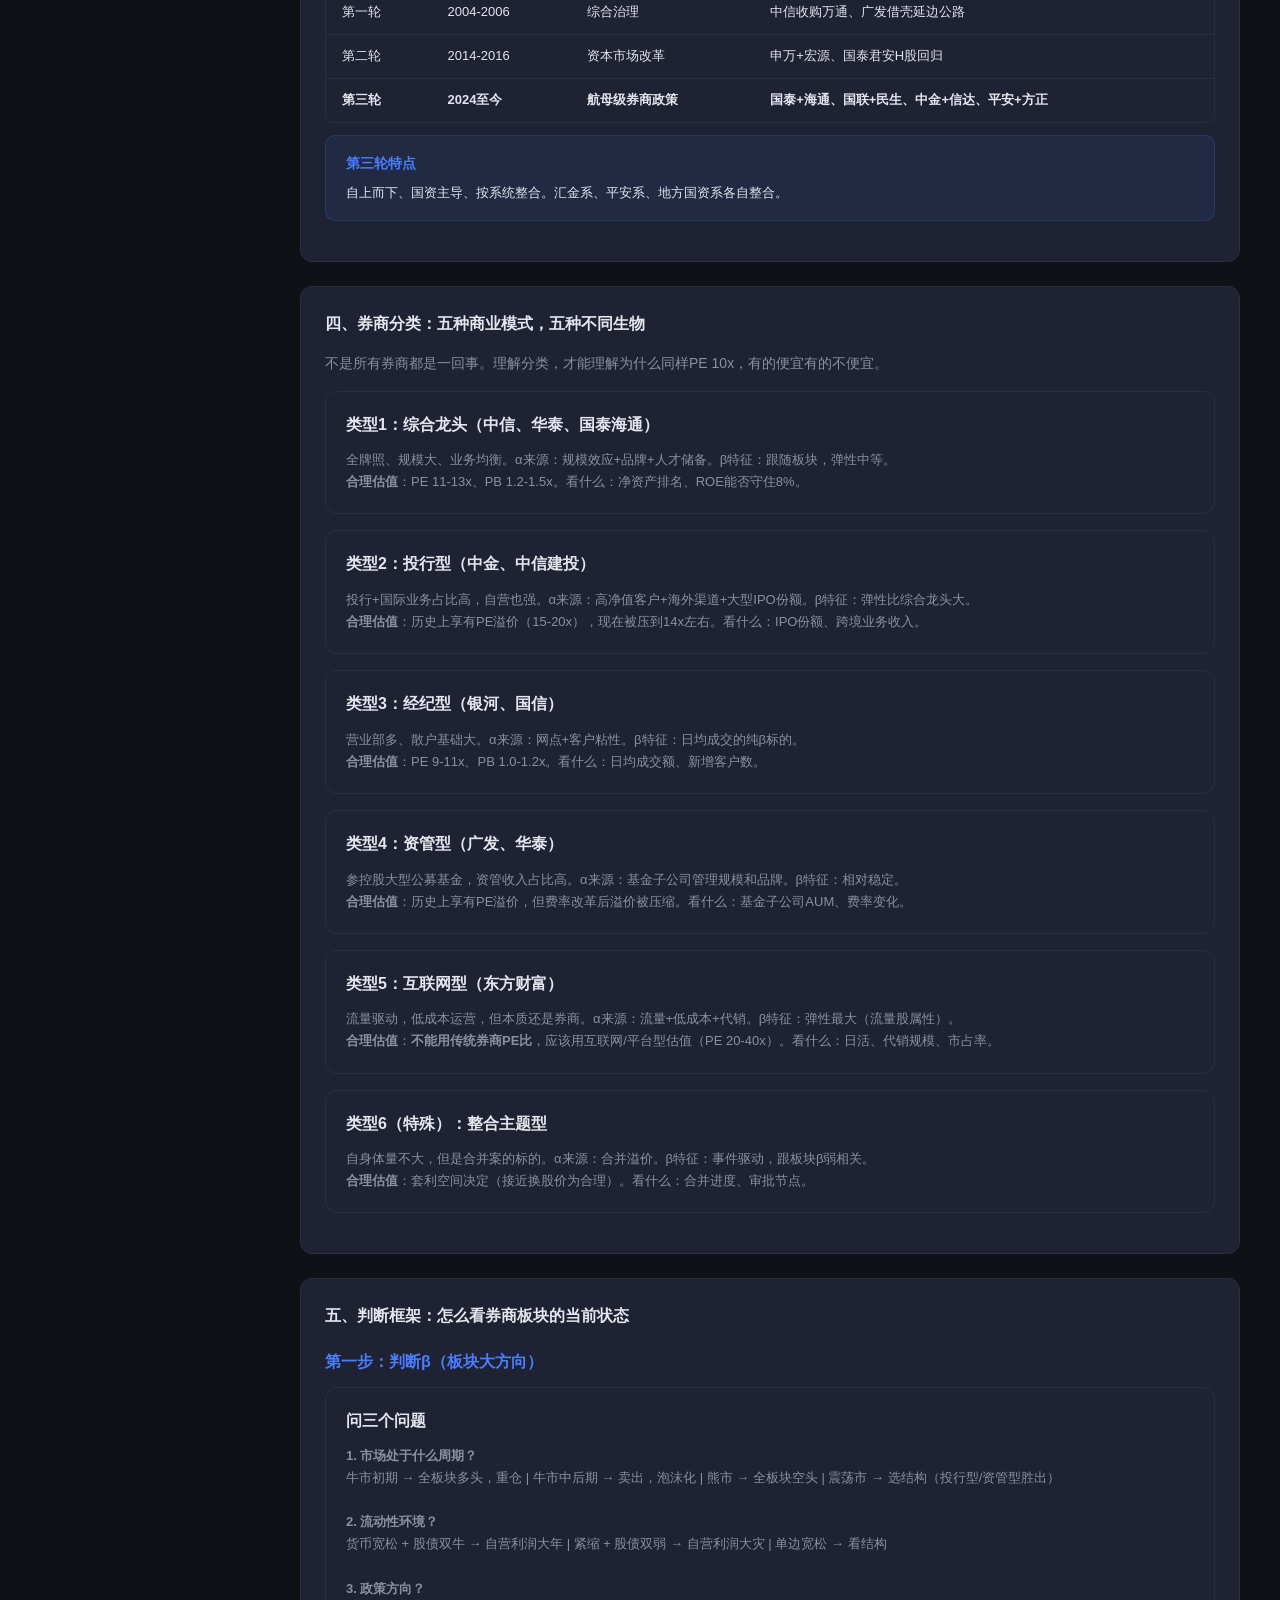
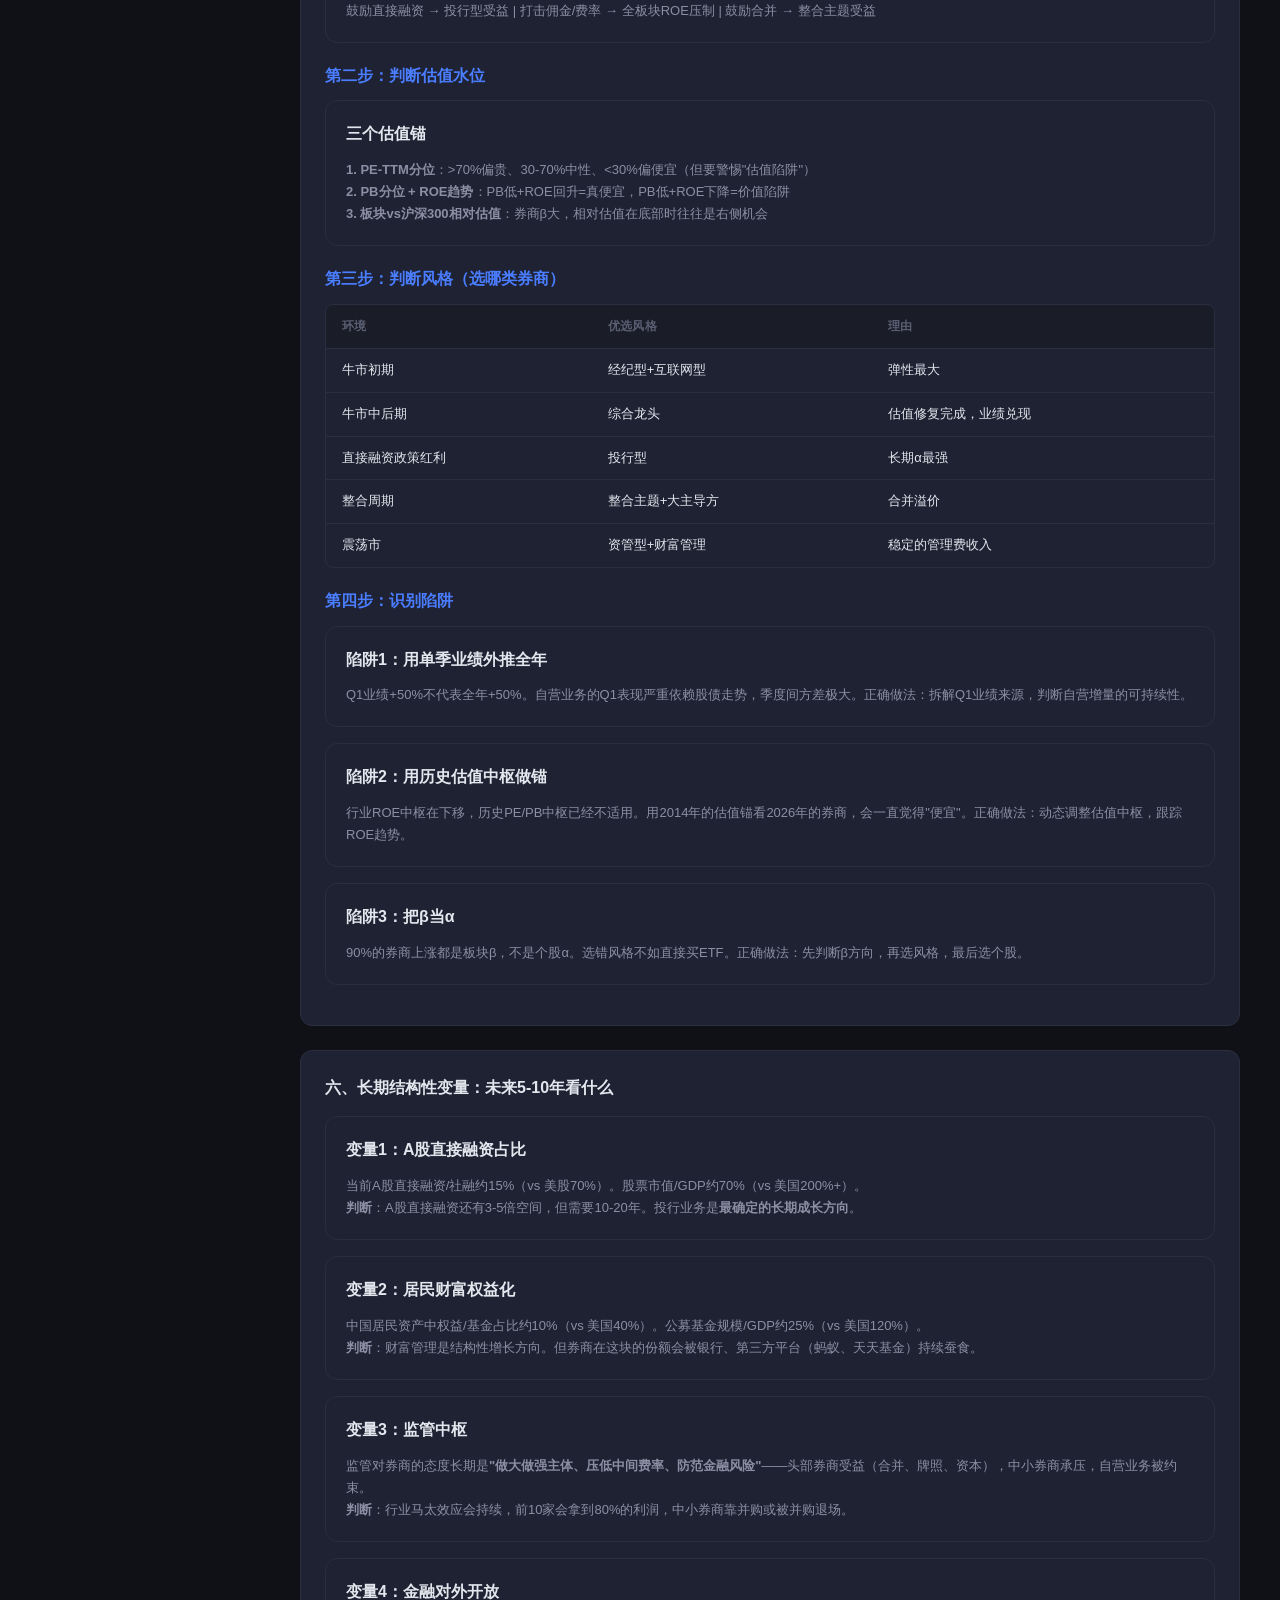
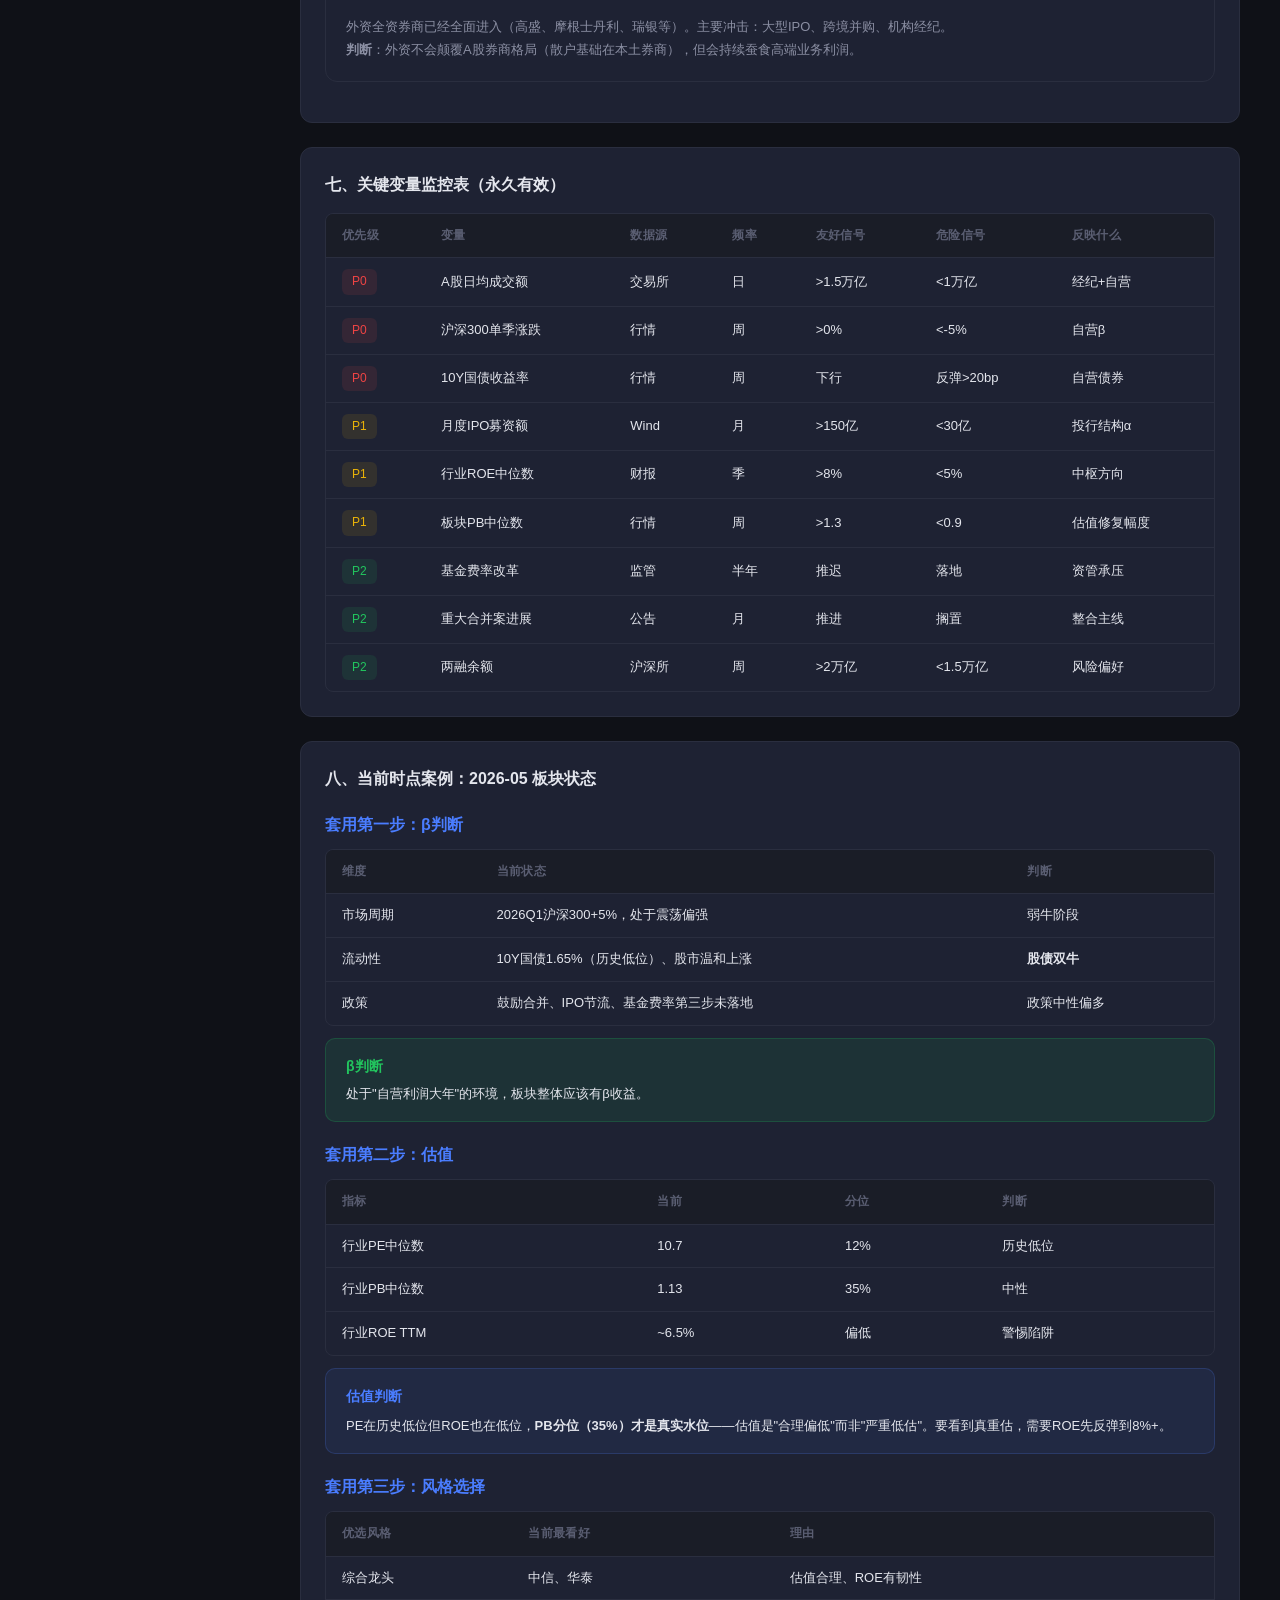
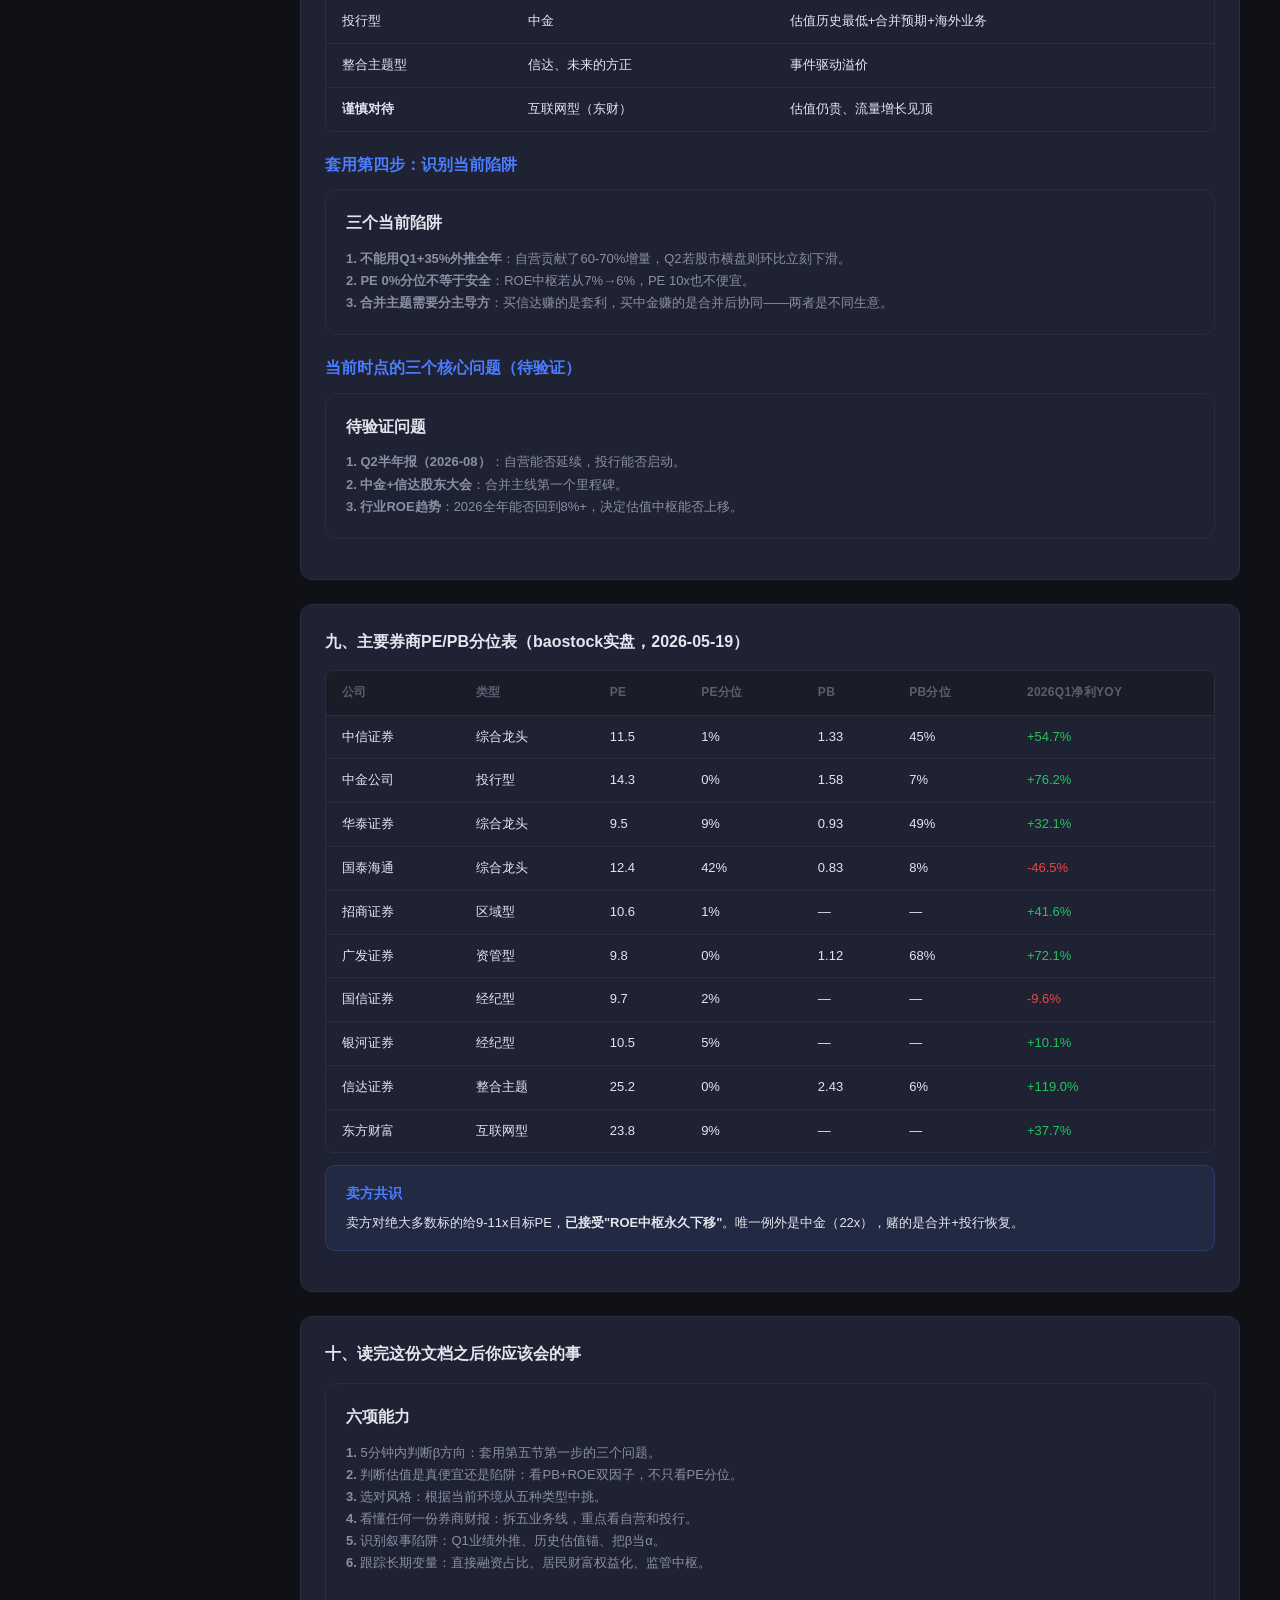
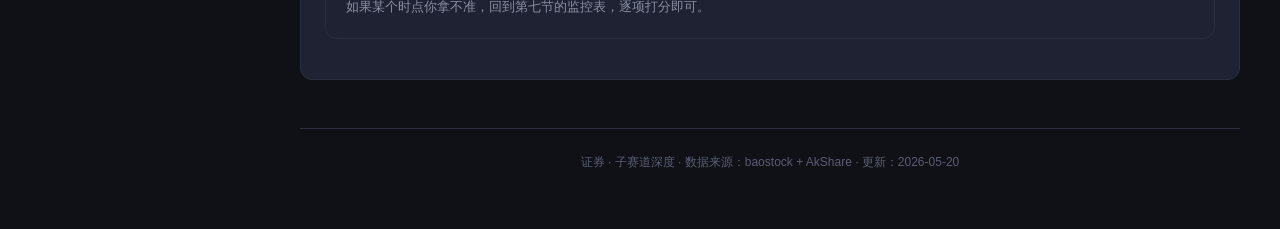
<file: sub-securities.html>
<!DOCTYPE html>
<html lang="zh-CN">
<head>
  <meta charset="UTF-8">
  <meta name="viewport" content="width=device-width, initial-scale=1.0">
  <title>证券 · 子赛道深度</title>
  <link rel="stylesheet" href="css/style.css">
</head>
<body>
<button class="menu-toggle" onclick="toggleSidebar()">☰</button>
<div class="layout">
  <nav class="sidebar">
    <div class="sidebar-header">
      <h1>行业研究</h1>
      <div class="subtitle">申万一级行业 · 31个行业</div>
    </div>
    <div class="nav-section">
      <div class="nav-section-title">总览</div>
      <a href="index.html" class="nav-item">📊 全行业概览</a>
    </div>
    <div class="nav-section">
      <div class="nav-section-title">深度研究</div>
      <a href="nonbank-finance.html" class="nav-item">🏦 非银金融 <span class="badge green">低估</span></a>
      <a href="sub-securities.html" class="nav-item active" style="padding-left:36px;font-size:13px">↳ 证券子赛道</a>
      <a href="defense.html" class="nav-item">✈️ 国防军工 <span class="badge red">高估</span></a>
      <a href="electronics.html" class="nav-item">💻 电子 <span class="badge red">高估</span></a>
      <a href="real-estate.html" class="nav-item">🏠 房地产 <span class="badge red">出清</span></a>
      <a href="oil.html" class="nav-item">🛢️ 石油石化 <span class="badge yellow">中性</span></a>
    </div>
  </nav>

  <div class="main-content">
    <div class="page-header fade-in">
      <h2>证券 · 子赛道深度（801193.SI）</h2>
      <div class="meta">数据来源：baostock 2026Q1 + AkShare研报 · 更新：2026-05-20</div>
    </div>

    <!-- 一、行业本质 -->
    <div class="card fade-in">
      <div class="card-header"><span class="card-title">一、行业本质：券商到底是什么生意</span></div>
      <div class="verdict-box neutral">
        <div class="verdict-title">一句话定义</div>
        券商是<strong>A股交易和融资活动的"过路费收取者"+ "自营资金的杠杆放大器"</strong>。它不创造价值，它分享市场活跃度。
      </div>

      <h4 style="color:var(--accent);margin:20px 0 12px">三个底层属性，决定了一切</h4>

      <div class="stock-profile">
        <div class="profile-header"><div><span class="profile-name">属性1：强周期，β特征极强</span></div></div>
        <div class="profile-desc">
          牛市券商利润可以涨3-5倍，熊市跌70-80%。全行业利润和"市场总成交额×平均换手率"高度相关。<br>
          <strong>这意味着择时比选股重要</strong>——选错时点，再好的券商也会亏。
        </div>
      </div>

      <div class="stock-profile">
        <div class="profile-header"><div><span class="profile-name">属性2：业绩高度同质化</span></div></div>
        <div class="profile-desc">
          50家上市券商做的事情大同小异（经纪+投行+自营+资管+信用）。真正的差异只在两点：①业务结构权重不同 ②对周期的杠杆系数不同。<br>
          <strong>这意味着单只券商α有限</strong>，更多时候是"选风格"而不是"选公司"。
        </div>
      </div>

      <div class="stock-profile">
        <div class="profile-header"><div><span class="profile-name">属性3：重资产+高杠杆+强监管</span></div></div>
        <div class="profile-desc">
          券商资产负债表里70-80%是金融资产（自营持仓）。杠杆约3-5倍（受监管限制，远低于银行的10倍）。强监管意味着政策一变（如降佣金、限自营、控分红），全行业ROE中枢就移动。
        </div>
      </div>

      <div class="insight-box" style="margin-top:12px">
        <div class="insight-title">核心公式</div>
        券商利润 = (经纪佣金 + 投行收入 + 资管费 + 信用利差) + 自营投资收益 - 减值损失<br>
        = 流量业务（受市场活跃度驱动）+ 自营业务（受股债涨跌驱动）<br>
        理解这个公式，就理解了券商的全部脉络。
      </div>
    </div>

    <!-- 二、五大业务线 -->
    <div class="card fade-in">
      <div class="card-header"><span class="card-title">二、五大业务线：每条线的驱动因子与脾气</span></div>

      <div class="stock-profile">
        <div class="profile-header"><div><span class="profile-name">业务1：经纪业务（收过路费）</span></div><span class="tag tag-lg yellow">占比20-25%</span></div>
        <div class="profile-desc">
          <strong>本质</strong>：散户/机构买卖股票，券商收万分之2-5的佣金。<br>
          <strong>驱动因子</strong>：A股日均成交额 × 平均佣金率。<br>
          <strong>周期性</strong>：强β。日均成交从1万亿→2万亿，经纪收入翻倍。<br>
          <strong>长期趋势</strong>：<strong>结构性下行</strong>。佣金率从2010年的万8降到现在万2.5，未来还会降。<br>
          <strong>量化锚点</strong>：日均成交每+1000亿 → 板块净利+3-5%。<br>
          <strong>关键判断</strong>：短期看日均成交额；中期看居民储蓄→股市的"搬家"趋势；长期看佣金率会不会跌破成本线。
        </div>
      </div>

      <div class="stock-profile">
        <div class="profile-header"><div><span class="profile-name">业务2：投行业务（项目制收入）</span></div><span class="tag tag-lg yellow">占比10-15%</span></div>
        <div class="profile-desc">
          <strong>本质</strong>：帮企业IPO、再融资、并购，按项目大小收承销保荐费。<br>
          <strong>驱动因子</strong>：IPO节奏 + 再融资规模 + 并购重组活跃度。<br>
          <strong>周期性</strong>：<strong>政策周期为主，市场周期为辅</strong>。注册制收紧时全行业冰封。<br>
          <strong>长期趋势</strong>：A股注册制+退市制度→投行成为决定龙头地位的关键变量。<br>
          <strong>量化锚点</strong>：IPO月度募资每+100亿 → 投行型券商净利+1-2%。<br>
          <strong>为什么投行重要</strong>：这是A股券商<strong>唯一能讲"长期结构性成长"故事的业务</strong>。其他业务都是周期性的。
        </div>
      </div>

      <div class="stock-profile">
        <div class="profile-header"><div><span class="profile-name">业务3：自营业务（券商自己的钱炒股炒债）</span></div><span class="tag tag-lg red">占比30-40% · 最大变数</span></div>
        <div class="profile-desc">
          <strong>本质</strong>：用券商自有资金+融资资金，投资股票/债券/衍生品。<br>
          <strong>驱动因子</strong>：A股涨跌 + 债市利率 + 衍生品对冲。<br>
          <strong>周期性</strong>：<strong>极强</strong>，且方向不可预测。<br>
          <strong>量化锚点</strong>：沪深300每涨10% → 板块净利+15-20%；10Y国债收益率每降10bp → 自营投资收益+3-5%。<br>
          <strong>关键判断</strong>：<strong>股债双牛是券商利润大年的必要条件</strong>（如2014、2020、2024年）。<strong>股债双杀是券商利润大灾的必要条件</strong>（如2018、2022年）。<br>
          <strong>为什么这块最关键</strong>：行业利润的边际变化主要来自这块。Q1业绩反弹50%，大概率是自营贡献了60-70%的增量。
        </div>
      </div>

      <div class="stock-profile">
        <div class="profile-header"><div><span class="profile-name">业务4：资管业务（管理费收入）</span></div><span class="tag tag-lg yellow">占比10-15%</span></div>
        <div class="profile-desc">
          <strong>本质</strong>：公募基金子公司+资管计划，收管理费。<br>
          <strong>驱动因子</strong>：AUM规模 × 平均费率。<br>
          <strong>周期性</strong>：弱（AUM不会快速下降），但费率被持续压制。<br>
          <strong>长期趋势</strong>：<strong>结构性承压</strong>。基金费率改革三步走，每步都降10-20%。<br>
          <strong>量化锚点</strong>：管理费率每降10bp → 资管型券商净利-2-3%。
        </div>
      </div>

      <div class="stock-profile">
        <div class="profile-header"><div><span class="profile-name">业务5：信用业务（融资融券+股票质押）</span></div><span class="tag tag-lg yellow">占比10-15%</span></div>
        <div class="profile-desc">
          <strong>本质</strong>：借钱给客户买股票（两融）或抵押股票借钱（质押）。<br>
          <strong>驱动因子</strong>：两融余额 + 质押规模 + 利差。<br>
          <strong>周期性</strong>：中等。两融跟着行情走，质押有滞后。<br>
          <strong>量化锚点</strong>：两融每+1000亿 → 板块净利+1-2%。<br>
          <strong>关键判断</strong>：两融余额是市场风险偏好的同步指标。质押爆仓是熊市末期的重要预警。
        </div>
      </div>

      <div class="table-wrapper" style="margin-top:16px">
        <table>
          <thead><tr><th>业务</th><th>占比</th><th>周期性</th><th>利润弹性</th><th>长期趋势</th><th>看什么数据</th></tr></thead>
          <tbody>
            <tr><td><strong>经纪</strong></td><td>20-25%</td><td>强β</td><td>⭐⭐⭐⭐</td><td>佣金率下行</td><td>日均成交额</td></tr>
            <tr><td><strong>投行</strong></td><td>10-15%</td><td>政策周期</td><td>⭐⭐⭐</td><td>注册制利好</td><td>月度IPO募资</td></tr>
            <tr><td><strong>自营</strong></td><td>30-40%</td><td><strong>极强</strong></td><td>⭐⭐⭐⭐⭐</td><td>规模放大</td><td>沪深300+10Y国债</td></tr>
            <tr><td><strong>资管</strong></td><td>10-15%</td><td>弱</td><td>⭐⭐</td><td>费率下行</td><td>AUM+费率</td></tr>
            <tr><td><strong>信用</strong></td><td>10-15%</td><td>中</td><td>⭐⭐⭐</td><td>两融上限</td><td>两融余额</td></tr>
          </tbody>
        </table>
      </div>
    </div>

    <!-- 三、行业演化史 -->
    <div class="card fade-in">
      <div class="card-header"><span class="card-title">三、行业演化史：理解今天必须先理解过去20年</span></div>

      <div class="stock-profile">
        <div class="profile-header"><div><span class="profile-name">阶段一：通道时代（2000-2014）</span></div></div>
        <div class="profile-desc">
          经纪占比70%+，自营是辅助。ROE中枢8-12%（牛市能到20%）。核心矛盾：通道业务同质化，无差异竞争。标志事件：2008年牛市券商利润历史峰值。
        </div>
      </div>

      <div class="stock-profile">
        <div class="profile-header"><div><span class="profile-name">阶段二：资本中介时代（2014-2020）</span></div></div>
        <div class="profile-desc">
          经纪占比降到30%，自营+信用业务崛起。ROE中枢6-10%。核心矛盾：资本金竞赛，谁有钱谁加杠杆做自营。标志事件：2015年牛市、2018年股票质押风险。
        </div>
      </div>

      <div class="stock-profile">
        <div class="profile-header"><div><span class="profile-name">阶段三：财富管理+投行专业化时代（2020至今）</span></div></div>
        <div class="profile-desc">
          自营占比40%+，资管和投行成为差异化关键。ROE中枢<strong>5-8%（持续下移）</strong>。核心矛盾：佣金率+管理费+承销费三杀，靠规模和效率撑利润。标志事件：2023年公募基金费率改革、2024-25年券商合并潮。
        </div>
      </div>

      <div class="insight-box" style="margin-top:12px">
        <div class="insight-title">为什么ROE中枢一直在降？</div>
        1. <strong>价格端</strong>：佣金率从万8→万2.5，管理费从1.5%→0.5%，承销费率从5%→3%<br>
        2. <strong>成本端</strong>：合规、IT、风控投入越来越重，人员成本居高不下<br>
        3. <strong>资本端</strong>：监管要求净资本越来越厚，分母变大压低ROE<br>
        <strong>这意味着</strong>：用2014年的15%ROE中枢去推导今天的合理PB是错误的。今天的合理PB可能就是1.0-1.3x，不是1.5-2.0x。
      </div>

      <h4 style="color:var(--accent);margin:20px 0 12px">三轮整合潮</h4>
      <div class="table-wrapper">
        <table>
          <thead><tr><th>整合潮</th><th>时间</th><th>驱动</th><th>典型案例</th></tr></thead>
          <tbody>
            <tr><td>第一轮</td><td>2004-2006</td><td>综合治理</td><td>中信收购万通、广发借壳延边公路</td></tr>
            <tr><td>第二轮</td><td>2014-2016</td><td>资本市场改革</td><td>申万+宏源、国泰君安H股回归</td></tr>
            <tr><td><strong>第三轮</strong></td><td><strong>2024至今</strong></td><td><strong>航母级券商政策</strong></td><td><strong>国泰+海通、国联+民生、中金+信达、平安+方正</strong></td></tr>
          </tbody>
        </table>
      </div>
      <div class="insight-box" style="margin-top:12px">
        <div class="insight-title">第三轮特点</div>
        自上而下、国资主导、按系统整合。汇金系、平安系、地方国资系各自整合。
      </div>
    </div>

    <!-- 四、券商分类 -->
    <div class="card fade-in">
      <div class="card-header"><span class="card-title">四、券商分类：五种商业模式，五种不同生物</span></div>
      <p style="color:var(--text-secondary);margin-bottom:16px;font-size:14px">不是所有券商都是一回事。理解分类，才能理解为什么同样PE 10x，有的便宜有的不便宜。</p>

      <div class="stock-profile">
        <div class="profile-header"><div><span class="profile-name">类型1：综合龙头（中信、华泰、国泰海通）</span></div></div>
        <div class="profile-desc">
          全牌照、规模大、业务均衡。α来源：规模效应+品牌+人才储备。β特征：跟随板块，弹性中等。<br>
          <strong>合理估值</strong>：PE 11-13x、PB 1.2-1.5x。看什么：净资产排名、ROE能否守住8%。
        </div>
      </div>

      <div class="stock-profile">
        <div class="profile-header"><div><span class="profile-name">类型2：投行型（中金、中信建投）</span></div></div>
        <div class="profile-desc">
          投行+国际业务占比高，自营也强。α来源：高净值客户+海外渠道+大型IPO份额。β特征：弹性比综合龙头大。<br>
          <strong>合理估值</strong>：历史上享有PE溢价（15-20x），现在被压到14x左右。看什么：IPO份额、跨境业务收入。
        </div>
      </div>

      <div class="stock-profile">
        <div class="profile-header"><div><span class="profile-name">类型3：经纪型（银河、国信）</span></div></div>
        <div class="profile-desc">
          营业部多、散户基础大。α来源：网点+客户粘性。β特征：日均成交的纯β标的。<br>
          <strong>合理估值</strong>：PE 9-11x、PB 1.0-1.2x。看什么：日均成交额、新增客户数。
        </div>
      </div>

      <div class="stock-profile">
        <div class="profile-header"><div><span class="profile-name">类型4：资管型（广发、华泰）</span></div></div>
        <div class="profile-desc">
          参控股大型公募基金，资管收入占比高。α来源：基金子公司管理规模和品牌。β特征：相对稳定。<br>
          <strong>合理估值</strong>：历史上享有PE溢价，但费率改革后溢价被压缩。看什么：基金子公司AUM、费率变化。
        </div>
      </div>

      <div class="stock-profile">
        <div class="profile-header"><div><span class="profile-name">类型5：互联网型（东方财富）</span></div></div>
        <div class="profile-desc">
          流量驱动，低成本运营，但本质还是券商。α来源：流量+低成本+代销。β特征：弹性最大（流量股属性）。<br>
          <strong>合理估值</strong>：<strong>不能用传统券商PE比</strong>，应该用互联网/平台型估值（PE 20-40x）。看什么：日活、代销规模、市占率。
        </div>
      </div>

      <div class="stock-profile">
        <div class="profile-header"><div><span class="profile-name">类型6（特殊）：整合主题型</span></div></div>
        <div class="profile-desc">
          自身体量不大，但是合并案的标的。α来源：合并溢价。β特征：事件驱动，跟板块β弱相关。<br>
          <strong>合理估值</strong>：套利空间决定（接近换股价为合理）。看什么：合并进度、审批节点。
        </div>
      </div>
    </div>

    <!-- 五、判断框架 -->
    <div class="card fade-in">
      <div class="card-header"><span class="card-title">五、判断框架：怎么看券商板块的当前状态</span></div>

      <h4 style="color:var(--accent);margin:20px 0 12px">第一步：判断β（板块大方向）</h4>
      <div class="stock-profile">
        <div class="profile-header"><div><span class="profile-name">问三个问题</span></div></div>
        <div class="profile-desc">
          <strong>1. 市场处于什么周期？</strong><br>
          牛市初期 → 全板块多头，重仓 | 牛市中后期 → 卖出，泡沫化 | 熊市 → 全板块空头 | 震荡市 → 选结构（投行型/资管型胜出）<br><br>
          <strong>2. 流动性环境？</strong><br>
          货币宽松 + 股债双牛 → 自营利润大年 | 紧缩 + 股债双弱 → 自营利润大灾 | 单边宽松 → 看结构<br><br>
          <strong>3. 政策方向？</strong><br>
          鼓励直接融资 → 投行型受益 | 打击佣金/费率 → 全板块ROE压制 | 鼓励合并 → 整合主题受益
        </div>
      </div>

      <h4 style="color:var(--accent);margin:20px 0 12px">第二步：判断估值水位</h4>
      <div class="stock-profile">
        <div class="profile-header"><div><span class="profile-name">三个估值锚</span></div></div>
        <div class="profile-desc">
          <strong>1. PE-TTM分位</strong>：>70%偏贵、30-70%中性、<30%偏便宜（但要警惕"估值陷阱"）<br>
          <strong>2. PB分位 + ROE趋势</strong>：PB低+ROE回升=真便宜，PB低+ROE下降=价值陷阱<br>
          <strong>3. 板块vs沪深300相对估值</strong>：券商β大，相对估值在底部时往往是右侧机会
        </div>
      </div>

      <h4 style="color:var(--accent);margin:20px 0 12px">第三步：判断风格（选哪类券商）</h4>
      <div class="table-wrapper">
        <table>
          <thead><tr><th>环境</th><th>优选风格</th><th>理由</th></tr></thead>
          <tbody>
            <tr><td>牛市初期</td><td>经纪型+互联网型</td><td>弹性最大</td></tr>
            <tr><td>牛市中后期</td><td>综合龙头</td><td>估值修复完成，业绩兑现</td></tr>
            <tr><td>直接融资政策红利</td><td>投行型</td><td>长期α最强</td></tr>
            <tr><td>整合周期</td><td>整合主题+大主导方</td><td>合并溢价</td></tr>
            <tr><td>震荡市</td><td>资管型+财富管理</td><td>稳定的管理费收入</td></tr>
          </tbody>
        </table>
      </div>

      <h4 style="color:var(--accent);margin:20px 0 12px">第四步：识别陷阱</h4>
      <div class="stock-profile">
        <div class="profile-header"><div><span class="profile-name">陷阱1：用单季业绩外推全年</span></div></div>
        <div class="profile-desc">Q1业绩+50%不代表全年+50%。自营业务的Q1表现严重依赖股债走势，季度间方差极大。正确做法：拆解Q1业绩来源，判断自营增量的可持续性。</div>
      </div>
      <div class="stock-profile">
        <div class="profile-header"><div><span class="profile-name">陷阱2：用历史估值中枢做锚</span></div></div>
        <div class="profile-desc">行业ROE中枢在下移，历史PE/PB中枢已经不适用。用2014年的估值锚看2026年的券商，会一直觉得"便宜"。正确做法：动态调整估值中枢，跟踪ROE趋势。</div>
      </div>
      <div class="stock-profile">
        <div class="profile-header"><div><span class="profile-name">陷阱3：把β当α</span></div></div>
        <div class="profile-desc">90%的券商上涨都是板块β，不是个股α。选错风格不如直接买ETF。正确做法：先判断β方向，再选风格，最后选个股。</div>
      </div>
    </div>

    <!-- 六、长期结构性变量 -->
    <div class="card fade-in">
      <div class="card-header"><span class="card-title">六、长期结构性变量：未来5-10年看什么</span></div>

      <div class="stock-profile">
        <div class="profile-header"><div><span class="profile-name">变量1：A股直接融资占比</span></div></div>
        <div class="profile-desc">
          当前A股直接融资/社融约15%（vs 美股70%）。股票市值/GDP约70%（vs 美国200%+）。<br>
          <strong>判断</strong>：A股直接融资还有3-5倍空间，但需要10-20年。投行业务是<strong>最确定的长期成长方向</strong>。
        </div>
      </div>

      <div class="stock-profile">
        <div class="profile-header"><div><span class="profile-name">变量2：居民财富权益化</span></div></div>
        <div class="profile-desc">
          中国居民资产中权益/基金占比约10%（vs 美国40%）。公募基金规模/GDP约25%（vs 美国120%）。<br>
          <strong>判断</strong>：财富管理是结构性增长方向。但券商在这块的份额会被银行、第三方平台（蚂蚁、天天基金）持续蚕食。
        </div>
      </div>

      <div class="stock-profile">
        <div class="profile-header"><div><span class="profile-name">变量3：监管中枢</span></div></div>
        <div class="profile-desc">
          监管对券商的态度长期是<strong>"做大做强主体、压低中间费率、防范金融风险"</strong>——头部券商受益（合并、牌照、资本），中小券商承压，自营业务被约束。<br>
          <strong>判断</strong>：行业马太效应会持续，前10家会拿到80%的利润，中小券商靠并购或被并购退场。
        </div>
      </div>

      <div class="stock-profile">
        <div class="profile-header"><div><span class="profile-name">变量4：金融对外开放</span></div></div>
        <div class="profile-desc">
          外资全资券商已经全面进入（高盛、摩根士丹利、瑞银等）。主要冲击：大型IPO、跨境并购、机构经纪。<br>
          <strong>判断</strong>：外资不会颠覆A股券商格局（散户基础在本土券商），但会持续蚕食高端业务利润。
        </div>
      </div>
    </div>

    <!-- 七、关键变量监控表 -->
    <div class="card fade-in">
      <div class="card-header"><span class="card-title">七、关键变量监控表（永久有效）</span></div>
      <div class="table-wrapper">
        <table>
          <thead><tr><th>优先级</th><th>变量</th><th>数据源</th><th>频率</th><th>友好信号</th><th>危险信号</th><th>反映什么</th></tr></thead>
          <tbody>
            <tr><td><span class="tag red">P0</span></td><td>A股日均成交额</td><td>交易所</td><td>日</td><td>>1.5万亿</td><td><1万亿</td><td>经纪+自营</td></tr>
            <tr><td><span class="tag red">P0</span></td><td>沪深300单季涨跌</td><td>行情</td><td>周</td><td>>0%</td><td><-5%</td><td>自营β</td></tr>
            <tr><td><span class="tag red">P0</span></td><td>10Y国债收益率</td><td>行情</td><td>周</td><td>下行</td><td>反弹>20bp</td><td>自营债券</td></tr>
            <tr><td><span class="tag yellow">P1</span></td><td>月度IPO募资额</td><td>Wind</td><td>月</td><td>>150亿</td><td><30亿</td><td>投行结构α</td></tr>
            <tr><td><span class="tag yellow">P1</span></td><td>行业ROE中位数</td><td>财报</td><td>季</td><td>>8%</td><td><5%</td><td>中枢方向</td></tr>
            <tr><td><span class="tag yellow">P1</span></td><td>板块PB中位数</td><td>行情</td><td>周</td><td>>1.3</td><td><0.9</td><td>估值修复幅度</td></tr>
            <tr><td><span class="tag green">P2</span></td><td>基金费率改革</td><td>监管</td><td>半年</td><td>推迟</td><td>落地</td><td>资管承压</td></tr>
            <tr><td><span class="tag green">P2</span></td><td>重大合并案进展</td><td>公告</td><td>月</td><td>推进</td><td>搁置</td><td>整合主线</td></tr>
            <tr><td><span class="tag green">P2</span></td><td>两融余额</td><td>沪深所</td><td>周</td><td>>2万亿</td><td><1.5万亿</td><td>风险偏好</td></tr>
          </tbody>
        </table>
      </div>
    </div>

    <!-- 八、当前时点案例 -->
    <div class="card fade-in">
      <div class="card-header"><span class="card-title">八、当前时点案例：2026-05 板块状态</span></div>

      <h4 style="color:var(--accent);margin:20px 0 12px">套用第一步：β判断</h4>
      <div class="table-wrapper">
        <table>
          <thead><tr><th>维度</th><th>当前状态</th><th>判断</th></tr></thead>
          <tbody>
            <tr><td>市场周期</td><td>2026Q1沪深300+5%，处于震荡偏强</td><td>弱牛阶段</td></tr>
            <tr><td>流动性</td><td>10Y国债1.65%（历史低位）、股市温和上涨</td><td><strong>股债双牛</strong></td></tr>
            <tr><td>政策</td><td>鼓励合并、IPO节流、基金费率第三步未落地</td><td>政策中性偏多</td></tr>
          </tbody>
        </table>
      </div>
      <div class="verdict-box bullish" style="margin-top:12px">
        <div class="verdict-title">β判断</div>
        处于"自营利润大年"的环境，板块整体应该有β收益。
      </div>

      <h4 style="color:var(--accent);margin:20px 0 12px">套用第二步：估值</h4>
      <div class="table-wrapper">
        <table>
          <thead><tr><th>指标</th><th>当前</th><th>分位</th><th>判断</th></tr></thead>
          <tbody>
            <tr><td>行业PE中位数</td><td>10.7</td><td>12%</td><td>历史低位</td></tr>
            <tr><td>行业PB中位数</td><td>1.13</td><td>35%</td><td>中性</td></tr>
            <tr><td>行业ROE TTM</td><td>~6.5%</td><td>偏低</td><td>警惕陷阱</td></tr>
          </tbody>
        </table>
      </div>
      <div class="insight-box" style="margin-top:12px">
        <div class="insight-title">估值判断</div>
        PE在历史低位但ROE也在低位，<strong>PB分位（35%）才是真实水位</strong>——估值是"合理偏低"而非"严重低估"。要看到真重估，需要ROE先反弹到8%+。
      </div>

      <h4 style="color:var(--accent);margin:20px 0 12px">套用第三步：风格选择</h4>
      <div class="table-wrapper">
        <table>
          <thead><tr><th>优选风格</th><th>当前最看好</th><th>理由</th></tr></thead>
          <tbody>
            <tr><td>综合龙头</td><td>中信、华泰</td><td>估值合理、ROE有韧性</td></tr>
            <tr><td>投行型</td><td>中金</td><td>估值历史最低+合并预期+海外业务</td></tr>
            <tr><td>整合主题型</td><td>信达、未来的方正</td><td>事件驱动溢价</td></tr>
            <tr><td><strong>谨慎对待</strong></td><td>互联网型（东财）</td><td>估值仍贵、流量增长见顶</td></tr>
          </tbody>
        </table>
      </div>

      <h4 style="color:var(--accent);margin:20px 0 12px">套用第四步：识别当前陷阱</h4>
      <div class="stock-profile">
        <div class="profile-header"><div><span class="profile-name">三个当前陷阱</span></div></div>
        <div class="profile-desc">
          <strong>1. 不能用Q1+35%外推全年</strong>：自营贡献了60-70%增量，Q2若股市横盘则环比立刻下滑。<br>
          <strong>2. PE 0%分位不等于安全</strong>：ROE中枢若从7%→6%，PE 10x也不便宜。<br>
          <strong>3. 合并主题需要分主导方</strong>：买信达赚的是套利，买中金赚的是合并后协同——两者是不同生意。
        </div>
      </div>

      <h4 style="color:var(--accent);margin:20px 0 12px">当前时点的三个核心问题（待验证）</h4>
      <div class="stock-profile">
        <div class="profile-header"><div><span class="profile-name">待验证问题</span></div></div>
        <div class="profile-desc">
          <strong>1. Q2半年报（2026-08）</strong>：自营能否延续，投行能否启动。<br>
          <strong>2. 中金+信达股东大会</strong>：合并主线第一个里程碑。<br>
          <strong>3. 行业ROE趋势</strong>：2026全年能否回到8%+，决定估值中枢能否上移。
        </div>
      </div>
    </div>

    <!-- 九、参考数据 -->
    <div class="card fade-in">
      <div class="card-header"><span class="card-title">九、主要券商PE/PB分位表（baostock实盘，2026-05-19）</span></div>
      <div class="table-wrapper">
        <table>
          <thead><tr><th>公司</th><th>类型</th><th>PE</th><th>PE分位</th><th>PB</th><th>PB分位</th><th>2026Q1净利YoY</th></tr></thead>
          <tbody>
            <tr><td>中信证券</td><td>综合龙头</td><td>11.5</td><td>1%</td><td>1.33</td><td>45%</td><td style="color:var(--green)">+54.7%</td></tr>
            <tr><td>中金公司</td><td>投行型</td><td>14.3</td><td>0%</td><td>1.58</td><td>7%</td><td style="color:var(--green)">+76.2%</td></tr>
            <tr><td>华泰证券</td><td>综合龙头</td><td>9.5</td><td>9%</td><td>0.93</td><td>49%</td><td style="color:var(--green)">+32.1%</td></tr>
            <tr><td>国泰海通</td><td>综合龙头</td><td>12.4</td><td>42%</td><td>0.83</td><td>8%</td><td style="color:var(--red)">-46.5%</td></tr>
            <tr><td>招商证券</td><td>区域型</td><td>10.6</td><td>1%</td><td>—</td><td>—</td><td style="color:var(--green)">+41.6%</td></tr>
            <tr><td>广发证券</td><td>资管型</td><td>9.8</td><td>0%</td><td>1.12</td><td>68%</td><td style="color:var(--green)">+72.1%</td></tr>
            <tr><td>国信证券</td><td>经纪型</td><td>9.7</td><td>2%</td><td>—</td><td>—</td><td style="color:var(--red)">-9.6%</td></tr>
            <tr><td>银河证券</td><td>经纪型</td><td>10.5</td><td>5%</td><td>—</td><td>—</td><td style="color:var(--green)">+10.1%</td></tr>
            <tr><td>信达证券</td><td>整合主题</td><td>25.2</td><td>0%</td><td>2.43</td><td>6%</td><td style="color:var(--green)">+119.0%</td></tr>
            <tr><td>东方财富</td><td>互联网型</td><td>23.8</td><td>9%</td><td>—</td><td>—</td><td style="color:var(--green)">+37.7%</td></tr>
          </tbody>
        </table>
      </div>
      <div class="insight-box" style="margin-top:12px">
        <div class="insight-title">卖方共识</div>
        卖方对绝大多数标的给9-11x目标PE，<strong>已接受"ROE中枢永久下移"</strong>。唯一例外是中金（22x），赌的是合并+投行恢复。
      </div>
    </div>

    <!-- 十、读完你应该会的事 -->
    <div class="card fade-in">
      <div class="card-header"><span class="card-title">十、读完这份文档之后你应该会的事</span></div>
      <div class="stock-profile">
        <div class="profile-header"><div><span class="profile-name">六项能力</span></div></div>
        <div class="profile-desc">
          <strong>1.</strong> 5分钟内判断β方向：套用第五节第一步的三个问题。<br>
          <strong>2.</strong> 判断估值是真便宜还是陷阱：看PB+ROE双因子，不只看PE分位。<br>
          <strong>3.</strong> 选对风格：根据当前环境从五种类型中挑。<br>
          <strong>4.</strong> 看懂任何一份券商财报：拆五业务线，重点看自营和投行。<br>
          <strong>5.</strong> 识别叙事陷阱：Q1业绩外推、历史估值锚、把β当α。<br>
          <strong>6.</strong> 跟踪长期变量：直接融资占比、居民财富权益化、监管中枢。<br><br>
          如果某个时点你拿不准，回到第七节的监控表，逐项打分即可。
        </div>
      </div>
    </div>

    <div class="footer">证券 · 子赛道深度 · 数据来源：baostock + AkShare · 更新：2026-05-20</div>
  </div>
</div>
<button class="back-top" onclick="scrollToTop()">↑</button>
<script src="js/main.js"></script>
</body>
</html>
</file>
<file: css/style.css>
:root {
  --bg-primary: #0f1117;
  --bg-secondary: #1a1d27;
  --bg-card: #1e2233;
  --bg-hover: #252a3a;
  --text-primary: #e4e6ed;
  --text-secondary: #8b8fa3;
  --text-muted: #5a5e72;
  --border: #2a2e3f;
  --accent: #4a7dff;
  --accent-hover: #5d8bff;
  --green: #22c55e;
  --green-bg: rgba(34,197,94,0.1);
  --yellow: #eab308;
  --yellow-bg: rgba(234,179,8,0.1);
  --red: #ef4444;
  --red-bg: rgba(239,68,68,0.1);
  --orange: #f97316;
  --purple: #a855f7;
}

* { margin:0; padding:0; box-sizing:border-box; }

body {
  font-family: -apple-system, BlinkMacSystemFont, 'Segoe UI', 'PingFang SC', 'Hiragino Sans GB', 'Microsoft YaHei', sans-serif;
  background: var(--bg-primary);
  color: var(--text-primary);
  line-height: 1.6;
  min-height: 100vh;
}

/* Layout */
.layout { display: flex; min-height: 100vh; }

/* Sidebar */
.sidebar {
  width: 260px;
  background: var(--bg-secondary);
  border-right: 1px solid var(--border);
  padding: 24px 0;
  position: fixed;
  top: 0; left: 0; bottom: 0;
  overflow-y: auto;
  z-index: 100;
  transition: transform 0.3s;
}

.sidebar-header {
  padding: 0 24px 24px;
  border-bottom: 1px solid var(--border);
  margin-bottom: 16px;
}

.sidebar-header h1 {
  font-size: 20px;
  font-weight: 700;
  color: var(--text-primary);
  letter-spacing: -0.5px;
}

.sidebar-header .subtitle {
  font-size: 12px;
  color: var(--text-muted);
  margin-top: 4px;
}

.nav-section {
  padding: 8px 16px;
}

.nav-section-title {
  font-size: 11px;
  font-weight: 600;
  color: var(--text-muted);
  text-transform: uppercase;
  letter-spacing: 0.5px;
  padding: 8px 8px 4px;
}

.nav-item {
  display: flex;
  align-items: center;
  gap: 10px;
  padding: 10px 12px;
  border-radius: 8px;
  color: var(--text-secondary);
  text-decoration: none;
  font-size: 14px;
  transition: all 0.15s;
  cursor: pointer;
}

.nav-item:hover {
  background: var(--bg-hover);
  color: var(--text-primary);
}

.nav-item.active {
  background: rgba(74,125,255,0.12);
  color: var(--accent);
  font-weight: 500;
}

.nav-item .badge {
  margin-left: auto;
  font-size: 11px;
  padding: 2px 8px;
  border-radius: 10px;
  font-weight: 500;
}

.nav-item .badge.green { background: var(--green-bg); color: var(--green); }
.nav-item .badge.yellow { background: var(--yellow-bg); color: var(--yellow); }
.nav-item .badge.red { background: var(--red-bg); color: var(--red); }

/* Main Content */
.main-content {
  flex: 1;
  margin-left: 260px;
  padding: 32px 40px;
  max-width: 1200px;
}

.page-header {
  margin-bottom: 32px;
}

.page-header h2 {
  font-size: 28px;
  font-weight: 700;
  letter-spacing: -0.5px;
}

.page-header .meta {
  font-size: 13px;
  color: var(--text-muted);
  margin-top: 6px;
}

/* Cards */
.card {
  background: var(--bg-card);
  border: 1px solid var(--border);
  border-radius: 12px;
  padding: 24px;
  margin-bottom: 24px;
}

.card-header {
  display: flex;
  align-items: center;
  justify-content: space-between;
  margin-bottom: 16px;
}

.card-title {
  font-size: 16px;
  font-weight: 600;
  color: var(--text-primary);
}

.card-subtitle {
  font-size: 13px;
  color: var(--text-muted);
}

/* Sector Grid */
.sector-grid {
  display: grid;
  grid-template-columns: repeat(auto-fill, minmax(200px, 1fr));
  gap: 16px;
  margin-bottom: 32px;
}

.sector-card {
  background: var(--bg-card);
  border: 1px solid var(--border);
  border-radius: 12px;
  padding: 20px;
  cursor: pointer;
  transition: all 0.2s;
}

.sector-card:hover {
  border-color: var(--accent);
  transform: translateY(-2px);
  box-shadow: 0 8px 24px rgba(0,0,0,0.3);
}

.sector-card .sector-name {
  font-size: 15px;
  font-weight: 600;
  margin-bottom: 8px;
}

.sector-card .sector-count {
  font-size: 12px;
  color: var(--text-muted);
  margin-bottom: 12px;
}

.sector-card .sector-traits {
  font-size: 12px;
  color: var(--text-secondary);
  line-height: 1.5;
}

/* Summary Stats */
.stats-row {
  display: grid;
  grid-template-columns: repeat(auto-fit, minmax(180px, 1fr));
  gap: 16px;
  margin-bottom: 32px;
}

.stat-card {
  background: var(--bg-card);
  border: 1px solid var(--border);
  border-radius: 12px;
  padding: 20px;
  text-align: center;
}

.stat-value {
  font-size: 32px;
  font-weight: 700;
  letter-spacing: -1px;
}

.stat-label {
  font-size: 13px;
  color: var(--text-muted);
  margin-top: 4px;
}

.stat-value.green { color: var(--green); }
.stat-value.yellow { color: var(--yellow); }
.stat-value.red { color: var(--red); }

/* Tables */
.table-wrapper {
  overflow-x: auto;
  border-radius: 8px;
  border: 1px solid var(--border);
}

table {
  width: 100%;
  border-collapse: collapse;
  font-size: 13px;
}

thead th {
  background: var(--bg-secondary);
  padding: 12px 16px;
  text-align: left;
  font-weight: 600;
  font-size: 12px;
  color: var(--text-muted);
  text-transform: uppercase;
  letter-spacing: 0.3px;
  border-bottom: 1px solid var(--border);
  white-space: nowrap;
  cursor: pointer;
  user-select: none;
  position: sticky;
  top: 0;
}

thead th:hover { color: var(--text-primary); }

thead th .sort-arrow {
  font-size: 10px;
  margin-left: 4px;
  opacity: 0.4;
}

thead th.sorted .sort-arrow { opacity: 1; color: var(--accent); }

tbody td {
  padding: 11px 16px;
  border-bottom: 1px solid var(--border);
  white-space: nowrap;
}

tbody tr {
  transition: background 0.1s;
}

tbody tr:hover {
  background: var(--bg-hover);
}

tbody tr:last-child td { border-bottom: none; }

/* Tags */
.tag {
  display: inline-block;
  padding: 3px 10px;
  border-radius: 6px;
  font-size: 12px;
  font-weight: 500;
}

.tag.green { background: var(--green-bg); color: var(--green); }
.tag.yellow { background: var(--yellow-bg); color: var(--yellow); }
.tag.red { background: var(--red-bg); color: var(--red); }

.tag-lg {
  padding: 4px 14px;
  font-size: 13px;
}

/* Holdings */
.holdings-grid {
  display: grid;
  grid-template-columns: repeat(auto-fill, minmax(320px, 1fr));
  gap: 16px;
}

.holding-card {
  background: var(--bg-card);
  border: 1px solid var(--border);
  border-radius: 12px;
  padding: 20px;
}

.holding-card .holding-header {
  display: flex;
  justify-content: space-between;
  align-items: center;
  margin-bottom: 12px;
}

.holding-card .stock-name {
  font-size: 16px;
  font-weight: 600;
}

.holding-card .stock-code {
  font-size: 12px;
  color: var(--text-muted);
}

.holding-card .holding-details {
  font-size: 13px;
  color: var(--text-secondary);
  line-height: 1.8;
}

.holding-card .holding-details .label {
  color: var(--text-muted);
  display: inline-block;
  width: 70px;
}

/* Industry Card Sections */
.industry-section {
  margin-bottom: 32px;
}

.industry-section h3 {
  font-size: 18px;
  font-weight: 600;
  margin-bottom: 16px;
  padding-bottom: 8px;
  border-bottom: 2px solid var(--accent);
  display: inline-block;
}

.industry-section h4 {
  font-size: 15px;
  font-weight: 600;
  margin: 20px 0 12px;
  color: var(--accent);
}

/* Key Insight Box */
.insight-box {
  background: rgba(74,125,255,0.08);
  border: 1px solid rgba(74,125,255,0.2);
  border-radius: 10px;
  padding: 16px 20px;
  margin: 16px 0;
  font-size: 13px;
  line-height: 1.7;
}

.insight-box .insight-title {
  font-weight: 600;
  color: var(--accent);
  margin-bottom: 6px;
  font-size: 14px;
}

/* Stock Profile Card */
.stock-profile {
  background: var(--bg-card);
  border: 1px solid var(--border);
  border-radius: 12px;
  padding: 20px;
  margin-bottom: 16px;
  transition: border-color 0.2s;
}

.stock-profile:hover {
  border-color: var(--accent);
}

.stock-profile .profile-header {
  display: flex;
  justify-content: space-between;
  align-items: flex-start;
  margin-bottom: 12px;
}

.stock-profile .profile-name {
  font-size: 16px;
  font-weight: 600;
}

.stock-profile .profile-code {
  font-size: 12px;
  color: var(--text-muted);
}

.stock-profile .profile-status {
  font-size: 20px;
}

.stock-profile .profile-grid {
  display: grid;
  grid-template-columns: repeat(auto-fill, minmax(140px, 1fr));
  gap: 12px;
  margin: 12px 0;
}

.stock-profile .metric {
  text-align: center;
  padding: 8px;
  background: var(--bg-secondary);
  border-radius: 8px;
}

.stock-profile .metric .value {
  font-size: 18px;
  font-weight: 700;
  letter-spacing: -0.5px;
}

.stock-profile .metric .label {
  font-size: 11px;
  color: var(--text-muted);
  margin-top: 2px;
}

.stock-profile .profile-desc {
  font-size: 13px;
  color: var(--text-secondary);
  line-height: 1.7;
  margin-top: 12px;
}

/* Toggle / Tabs */
.tabs {
  display: flex;
  gap: 4px;
  background: var(--bg-secondary);
  border-radius: 10px;
  padding: 4px;
  margin-bottom: 20px;
  width: fit-content;
}

.tab-btn {
  padding: 8px 18px;
  border: none;
  background: transparent;
  color: var(--text-secondary);
  font-size: 13px;
  font-weight: 500;
  border-radius: 8px;
  cursor: pointer;
  transition: all 0.15s;
}

.tab-btn.active {
  background: var(--accent);
  color: white;
}

.tab-btn:hover:not(.active) {
  background: var(--bg-hover);
  color: var(--text-primary);
}

/* Search / Filter */
.filter-bar {
  display: flex;
  gap: 12px;
  align-items: center;
  margin-bottom: 20px;
  flex-wrap: wrap;
}

.search-input {
  background: var(--bg-secondary);
  border: 1px solid var(--border);
  border-radius: 8px;
  padding: 9px 16px;
  color: var(--text-primary);
  font-size: 14px;
  width: 240px;
  outline: none;
  transition: border-color 0.15s;
}

.search-input:focus {
  border-color: var(--accent);
}

.search-input::placeholder {
  color: var(--text-muted);
}

.filter-btn {
  padding: 8px 16px;
  border: 1px solid var(--border);
  background: var(--bg-secondary);
  color: var(--text-secondary);
  font-size: 13px;
  border-radius: 8px;
  cursor: pointer;
  transition: all 0.15s;
}

.filter-btn.active {
  border-color: var(--accent);
  color: var(--accent);
  background: rgba(74,125,255,0.1);
}

.filter-btn:hover:not(.active) {
  border-color: var(--text-muted);
  color: var(--text-primary);
}

/* Progress Bar */
.progress-bar {
  height: 6px;
  background: var(--bg-secondary);
  border-radius: 3px;
  overflow: hidden;
  margin-top: 6px;
}

.progress-fill {
  height: 100%;
  border-radius: 3px;
  transition: width 0.3s;
}

.progress-fill.green { background: var(--green); }
.progress-fill.yellow { background: var(--yellow); }
.progress-fill.red { background: var(--red); }

/* Timeline */
.timeline {
  position: relative;
  padding-left: 24px;
}

.timeline::before {
  content: '';
  position: absolute;
  left: 8px;
  top: 0;
  bottom: 0;
  width: 2px;
  background: var(--border);
}

.timeline-item {
  position: relative;
  margin-bottom: 20px;
  padding: 16px;
  background: var(--bg-card);
  border: 1px solid var(--border);
  border-radius: 10px;
}

.timeline-item::before {
  content: '';
  position: absolute;
  left: -20px;
  top: 22px;
  width: 10px;
  height: 10px;
  border-radius: 50%;
  background: var(--accent);
  border: 2px solid var(--bg-primary);
}

.timeline-item .time {
  font-size: 12px;
  color: var(--accent);
  font-weight: 600;
  margin-bottom: 4px;
}

.timeline-item .title {
  font-size: 14px;
  font-weight: 600;
  margin-bottom: 4px;
}

.timeline-item .desc {
  font-size: 13px;
  color: var(--text-secondary);
}

/* Responsive */
.menu-toggle {
  display: none;
  position: fixed;
  top: 16px;
  left: 16px;
  z-index: 200;
  background: var(--bg-card);
  border: 1px solid var(--border);
  border-radius: 8px;
  padding: 8px 12px;
  color: var(--text-primary);
  font-size: 20px;
  cursor: pointer;
}

@media (max-width: 768px) {
  .menu-toggle { display: block; }
  .sidebar { transform: translateX(-100%); }
  .sidebar.open { transform: translateX(0); }
  .main-content { margin-left: 0; padding: 60px 16px 32px; }
  .sector-grid { grid-template-columns: 1fr; }
  .stats-row { grid-template-columns: repeat(2, 1fr); }
  .holdings-grid { grid-template-columns: 1fr; }
  .stock-profile .profile-grid { grid-template-columns: repeat(2, 1fr); }
}

/* Scrollbar */
::-webkit-scrollbar { width: 6px; height: 6px; }
::-webkit-scrollbar-track { background: transparent; }
::-webkit-scrollbar-thumb { background: var(--border); border-radius: 3px; }
::-webkit-scrollbar-thumb:hover { background: var(--text-muted); }

/* Animations */
@keyframes fadeIn {
  from { opacity: 0; transform: translateY(8px); }
  to { opacity: 1; transform: translateY(0); }
}

.fade-in { animation: fadeIn 0.3s ease-out; }

/* Holdings Map Section */
.map-section {
  margin-bottom: 32px;
}

.map-section h3 {
  font-size: 18px;
  font-weight: 600;
  margin-bottom: 16px;
}

.map-row {
  display: flex;
  align-items: center;
  gap: 12px;
  padding: 12px 0;
  border-bottom: 1px solid var(--border);
}

.map-row:last-child { border-bottom: none; }

.map-industry {
  width: 120px;
  font-size: 14px;
  font-weight: 500;
  flex-shrink: 0;
}

.map-bar {
  flex: 1;
  display: flex;
  gap: 8px;
  flex-wrap: wrap;
}

.map-chip {
  display: inline-flex;
  align-items: center;
  gap: 6px;
  padding: 5px 12px;
  background: var(--bg-secondary);
  border: 1px solid var(--border);
  border-radius: 8px;
  font-size: 13px;
}

.map-chip .chip-pnl {
  font-size: 12px;
  font-weight: 600;
}

.map-chip .chip-pnl.positive { color: var(--green); }
.map-chip .chip-pnl.negative { color: var(--red); }

/* Footer */
.footer {
  margin-top: 48px;
  padding: 24px 0;
  border-top: 1px solid var(--border);
  text-align: center;
  font-size: 12px;
  color: var(--text-muted);
}

/* Back to top */
.back-top {
  position: fixed;
  bottom: 24px;
  right: 24px;
  width: 40px;
  height: 40px;
  border-radius: 10px;
  background: var(--accent);
  color: white;
  border: none;
  font-size: 18px;
  cursor: pointer;
  display: none;
  align-items: center;
  justify-content: center;
  z-index: 50;
  transition: opacity 0.2s;
}

.back-top.visible { display: flex; }

/* Verdict boxes */
.verdict-box {
  border-radius: 10px;
  padding: 16px 20px;
  margin: 12px 0;
  font-size: 13px;
  line-height: 1.7;
}

.verdict-box.bullish {
  background: var(--green-bg);
  border: 1px solid rgba(34,197,94,0.2);
}

.verdict-box.bearish {
  background: var(--red-bg);
  border: 1px solid rgba(239,68,68,0.2);
}

.verdict-box.neutral {
  background: var(--yellow-bg);
  border: 1px solid rgba(234,179,8,0.2);
}

.verdict-box .verdict-title {
  font-weight: 600;
  margin-bottom: 4px;
  font-size: 14px;
}

.verdict-box.bullish .verdict-title { color: var(--green); }
.verdict-box.bearish .verdict-title { color: var(--red); }
.verdict-box.neutral .verdict-title { color: var(--yellow); }
</file>
